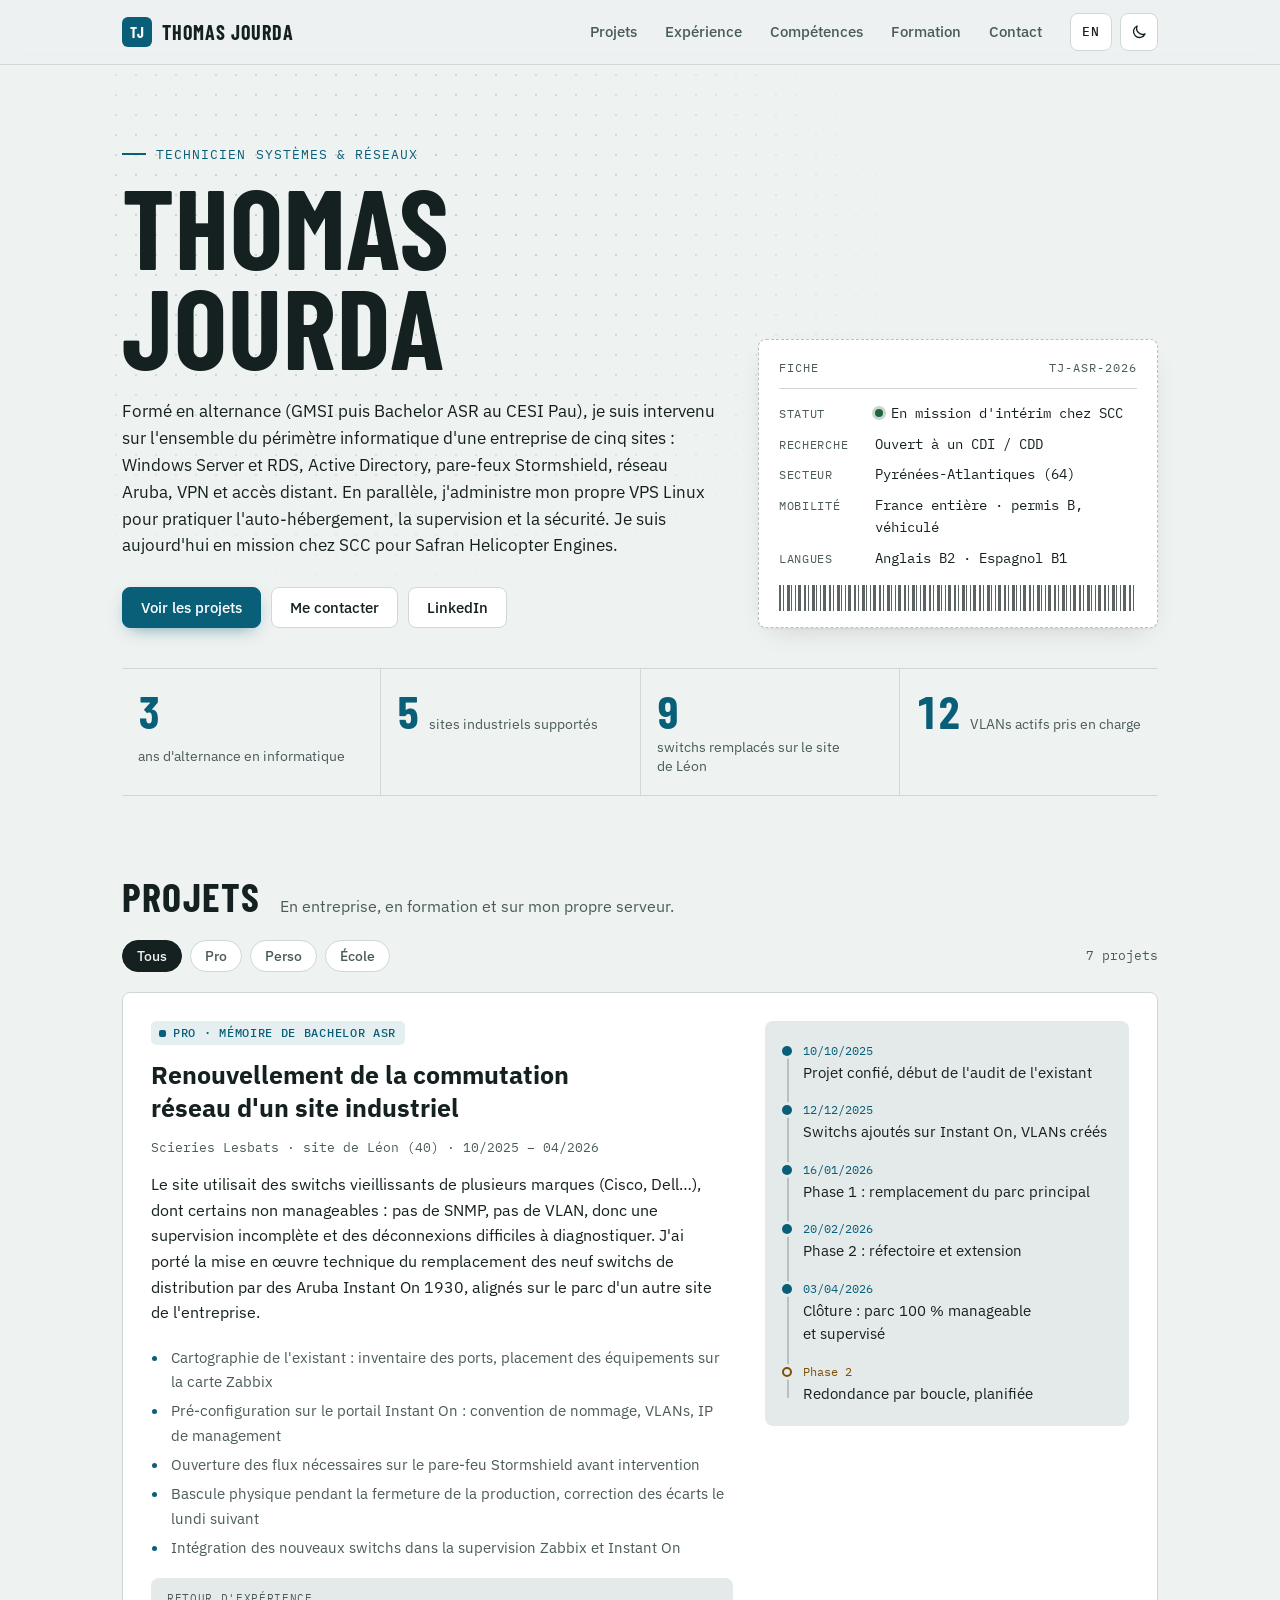
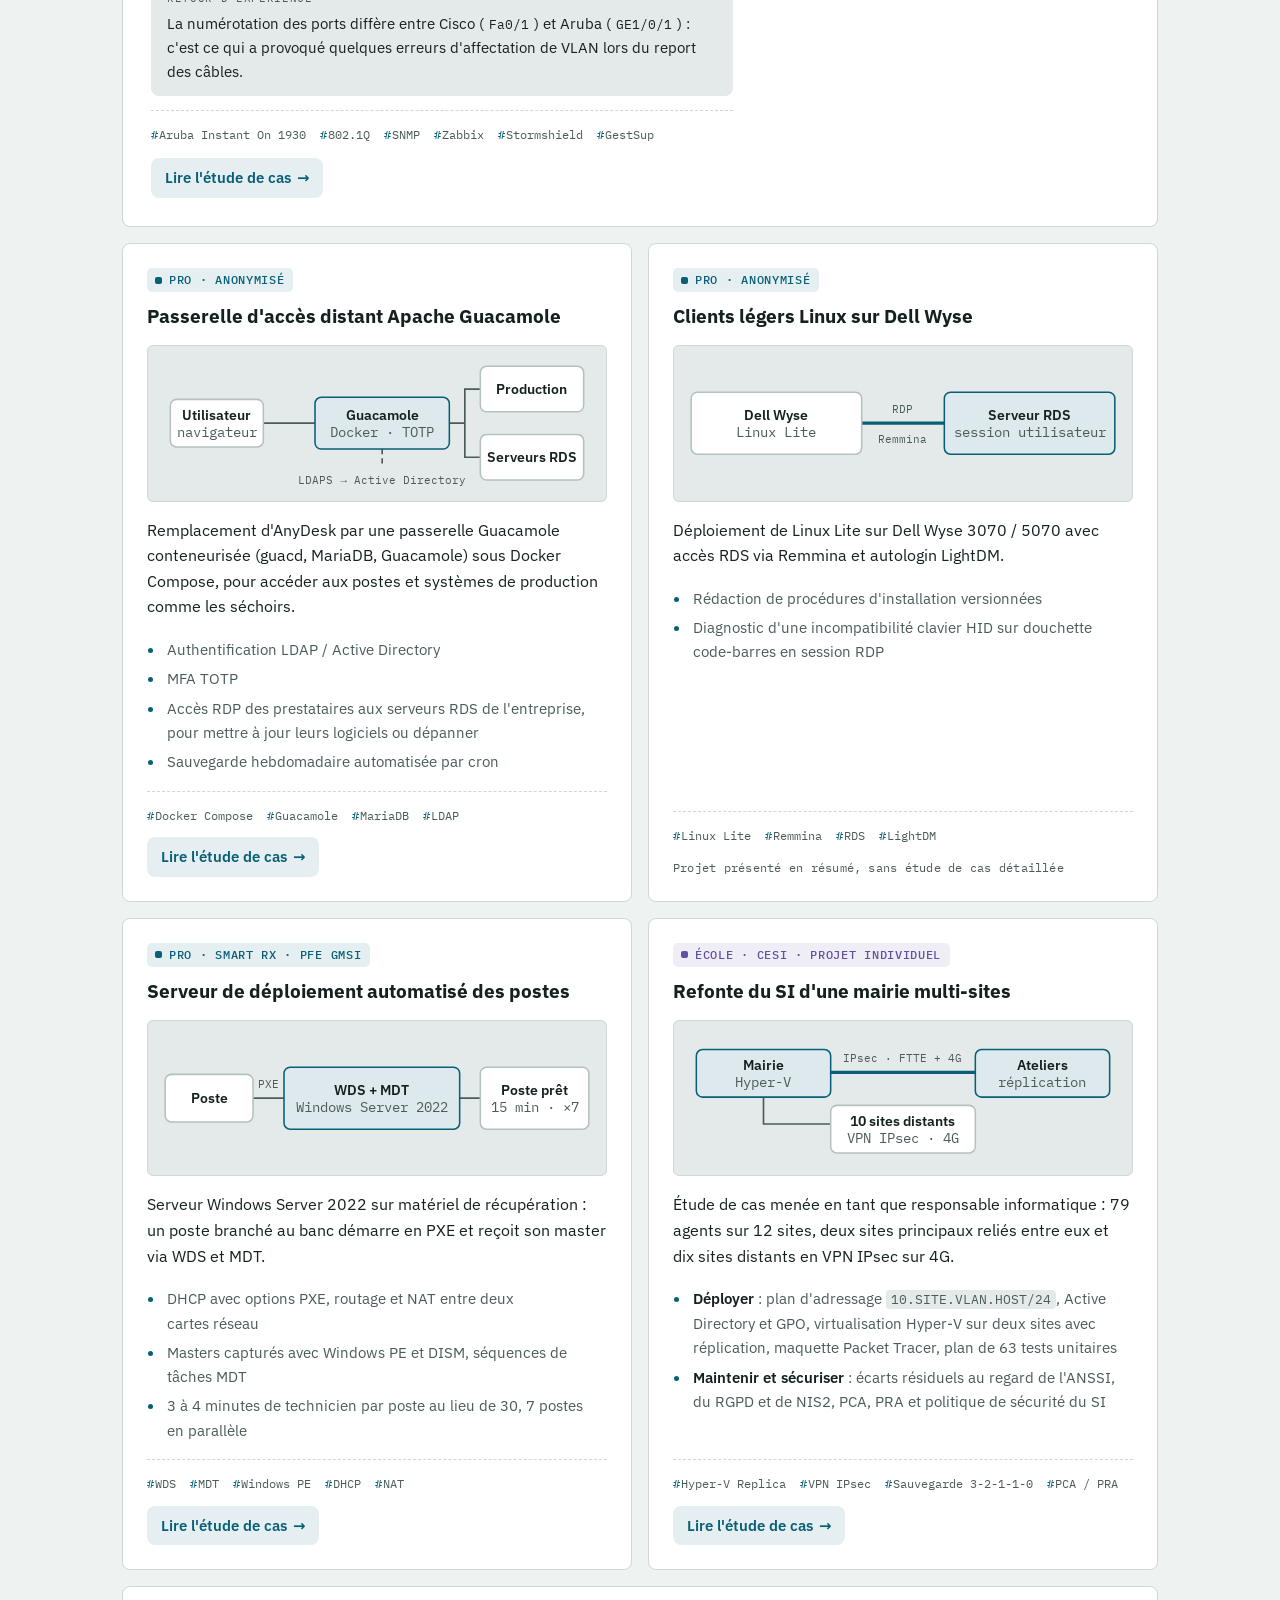
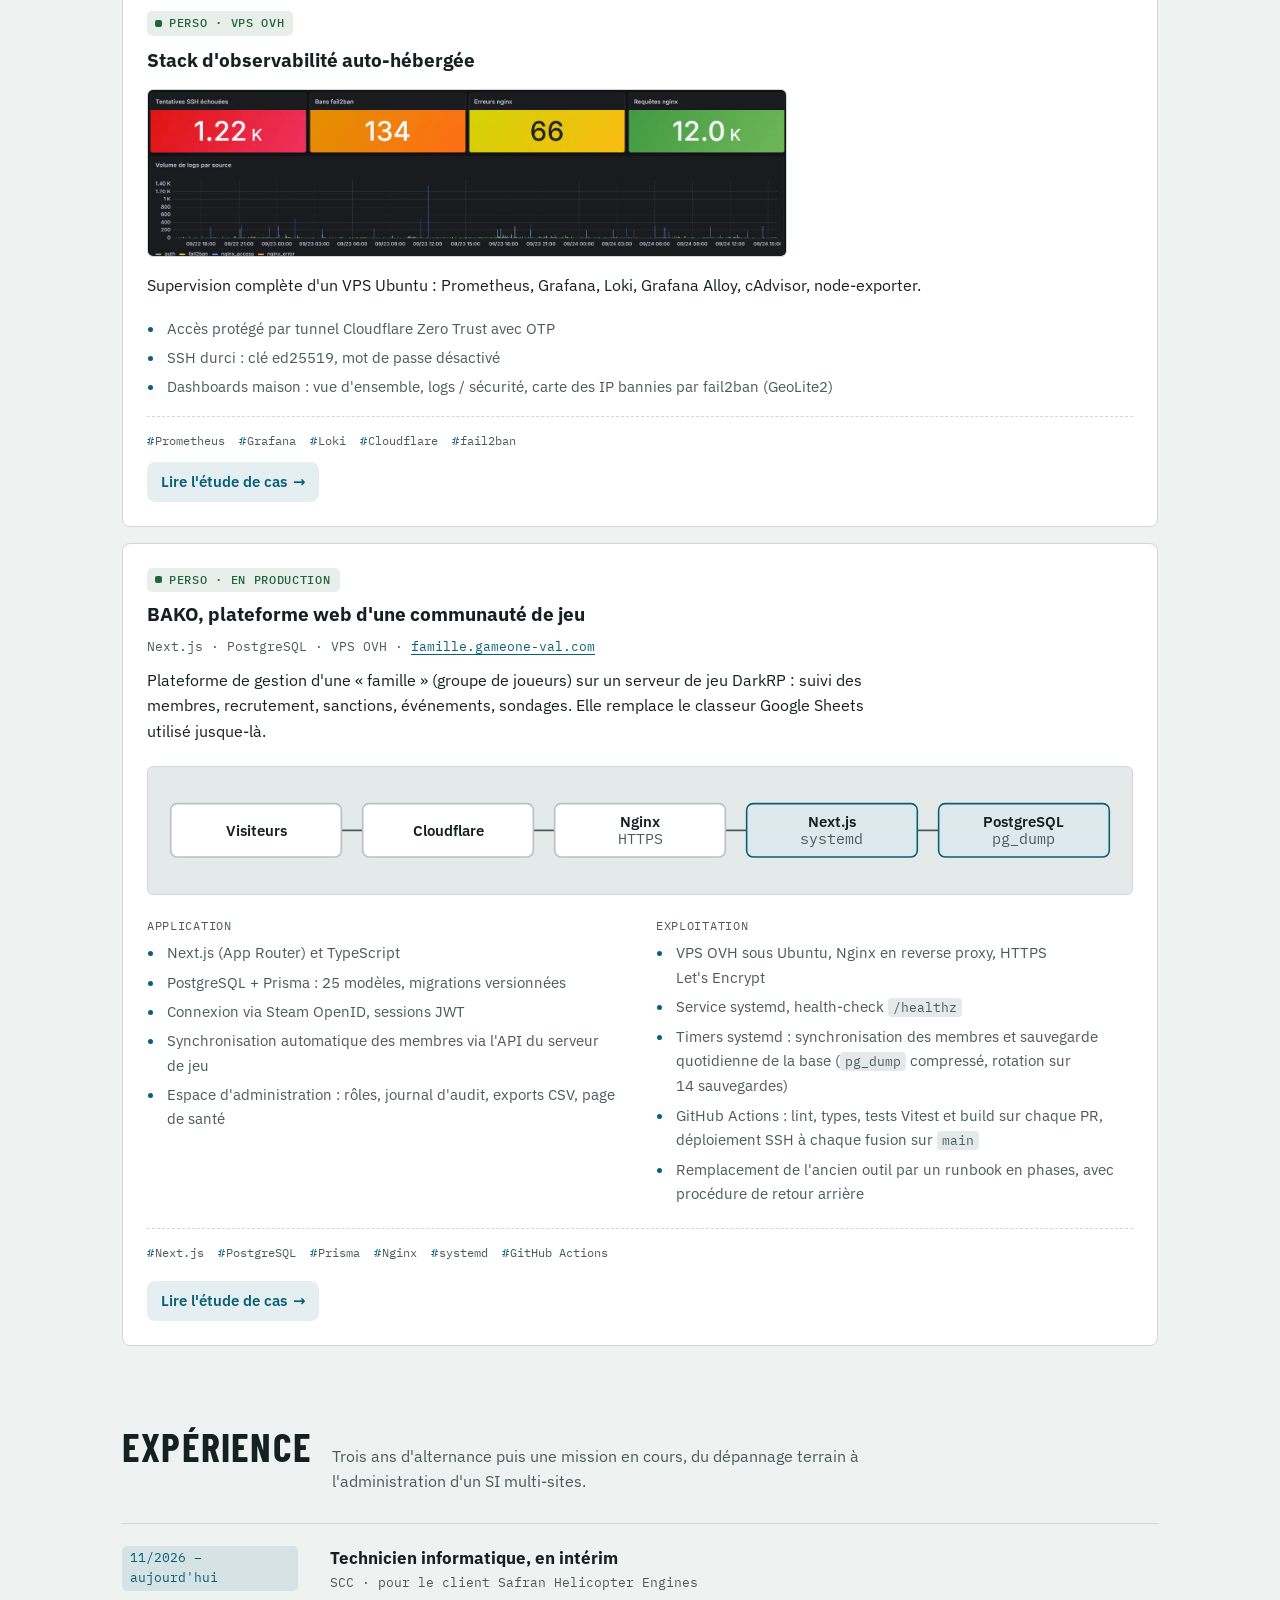
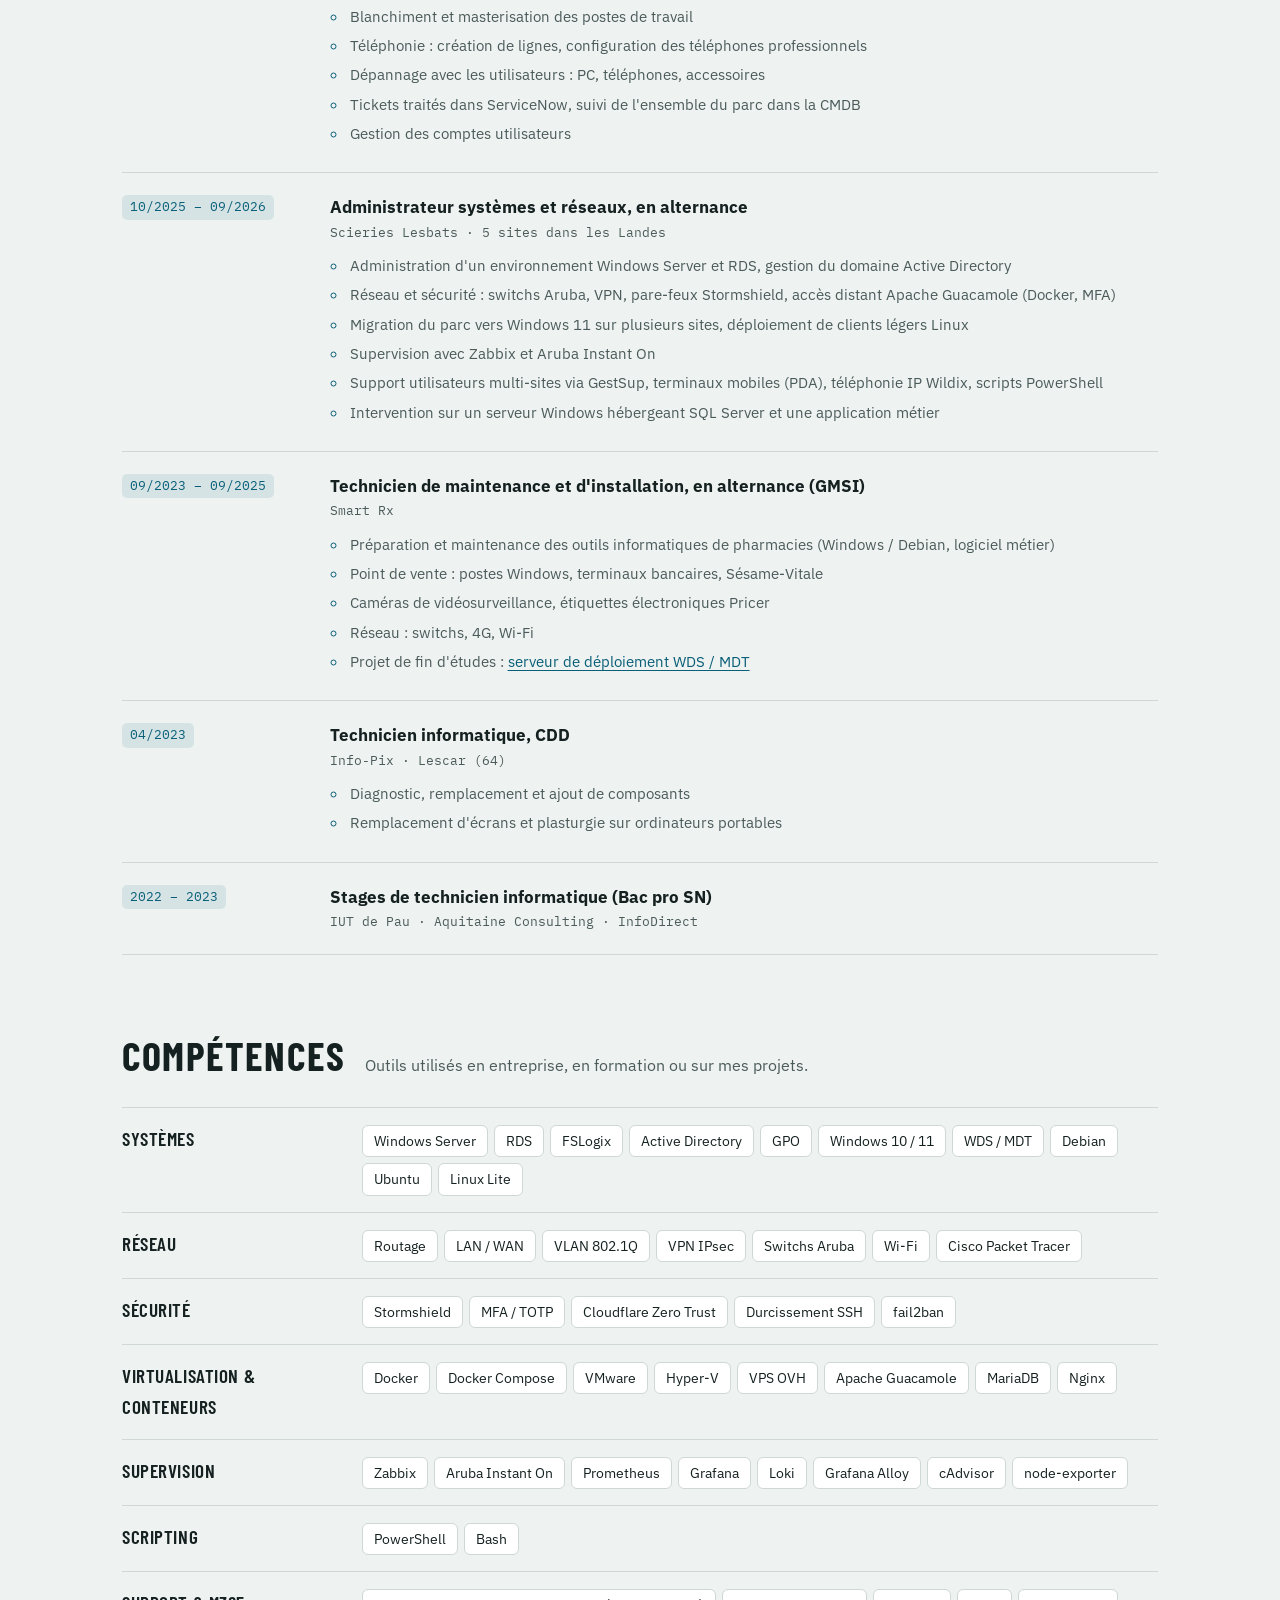
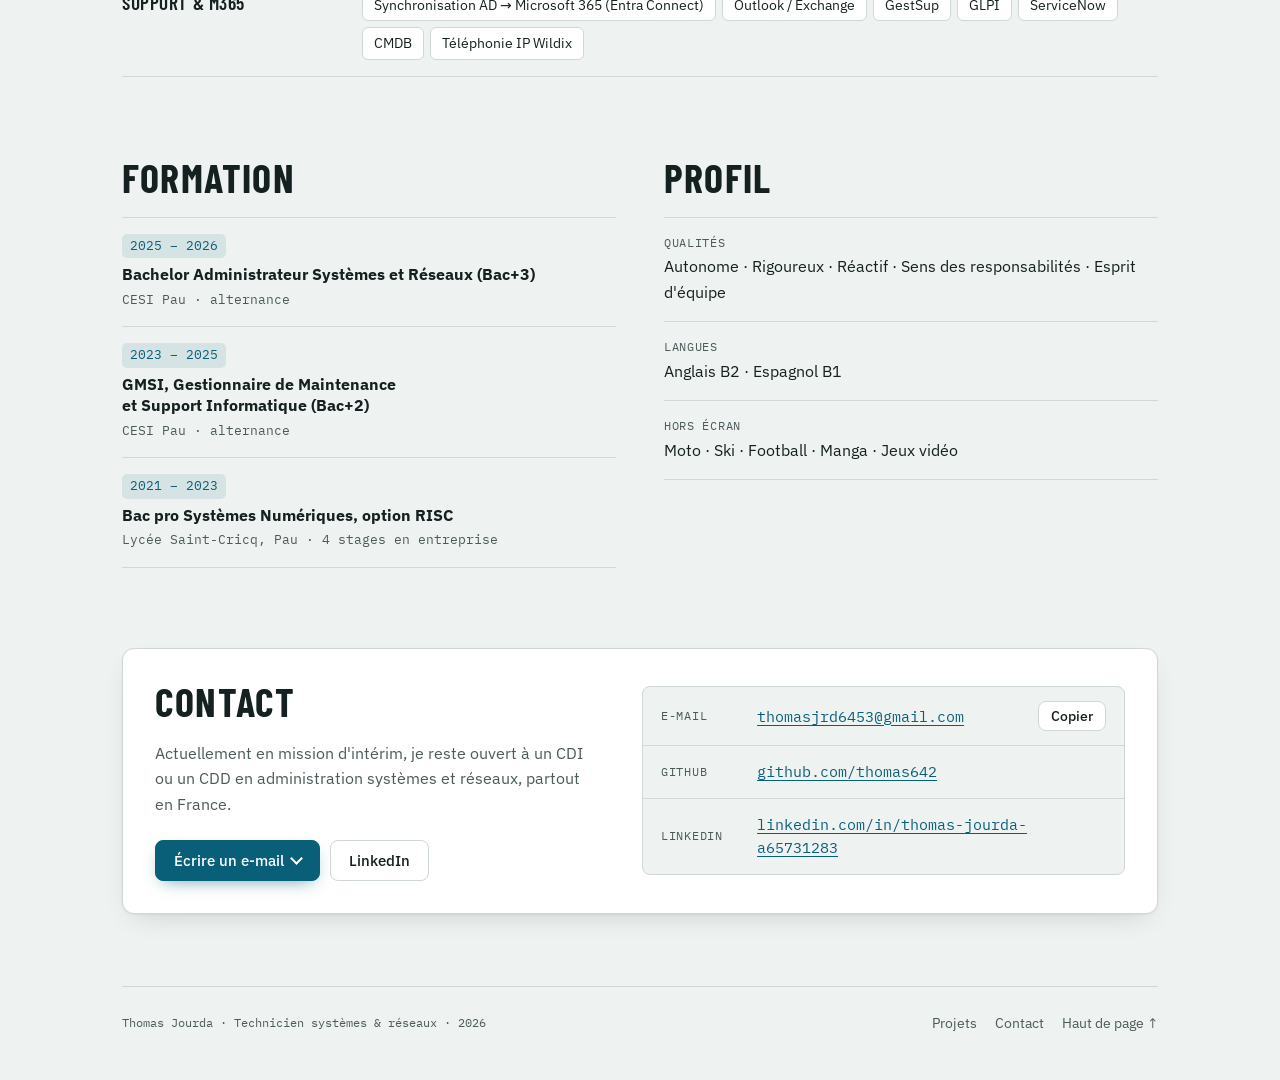
<file: index.html>
<!DOCTYPE html>
<html lang="fr">
<head>
<meta charset="UTF-8">
<meta name="viewport" content="width=device-width, initial-scale=1.0, viewport-fit=cover">
<title>Thomas Jourda · Technicien systèmes &amp; réseaux</title>
<meta name="description" content="Portfolio de Thomas Jourda, technicien systèmes et réseaux (Bachelor ASR, CESI Pau) : Windows Server, Active Directory, réseau Aruba, Stormshield, supervision.">
<link rel="canonical" href="https://thomas642.github.io/Portfolio/">
<link rel="alternate" hreflang="fr" href="https://thomas642.github.io/Portfolio/">
<link rel="alternate" hreflang="en" href="https://thomas642.github.io/Portfolio/en/">
<link rel="alternate" hreflang="x-default" href="https://thomas642.github.io/Portfolio/">
<meta property="og:type" content="website">
<meta property="og:locale" content="fr_FR">
<meta property="og:site_name" content="Thomas Jourda">
<meta property="og:title" content="Thomas Jourda · Technicien systèmes &amp; réseaux">
<meta property="og:description" content="Windows Server, Active Directory, réseau Aruba, Stormshield, supervision. Projets, expérience et contact.">
<meta property="og:url" content="https://thomas642.github.io/Portfolio/">
<meta property="og:image" content="https://thomas642.github.io/Portfolio/assets/og-image.png">
<meta property="og:image:width" content="1200">
<meta property="og:image:height" content="630">
<meta property="og:image:alt" content="Thomas Jourda, technicien systèmes et réseaux">
<meta name="twitter:card" content="summary_large_image">
<link rel="preload" href="assets/fonts/barlow-condensed-700-latin.woff2" as="font" type="font/woff2" crossorigin>
<link rel="preload" href="assets/fonts/ibm-plex-sans-latin.woff2" as="font" type="font/woff2" crossorigin>
<meta name="theme-color" content="#eef2f1" media="(prefers-color-scheme: light)">
<meta name="theme-color" content="#0f1618" media="(prefers-color-scheme: dark)">
<!-- Thème choisi appliqué avant le premier affichage (évite un flash de l'autre thème) -->
<script>try{var t=localStorage.getItem("theme");if(t==="light"||t==="dark")document.documentElement.dataset.theme=t}catch(e){}</script>
<link rel="stylesheet" href="assets/style.css?v=20261125d">
<link rel="icon" href="assets/favicon.svg" type="image/svg+xml">
<link rel="apple-touch-icon" href="assets/apple-touch-icon.png">
</head>
<body>
<!-- BODY:START -->
<a class="skip" href="#projets">Aller au contenu</a>
<header class="topbar">
  <div class="wrap topbar-inner">
    <a class="brand" href="#top" aria-label="Thomas Jourda, accueil du portfolio"><span class="mono-tag" aria-hidden="true">TJ</span>Thomas Jourda</a>
    <nav class="mainnav" aria-label="Sections">
      <a href="#projets">Projets</a>
      <a href="#experience">Expérience</a>
      <a href="#competences">Compétences</a>
      <a href="#formation">Formation</a>
      <a href="#contact">Contact</a>
    </nav>
    <div class="top-actions">
      <a class="lang-switch" href="en/index.html" hreflang="en" lang="en" aria-label="English version">EN</a>
      <button id="theme-toggle" class="icon-btn" type="button" aria-label="Passer en thème sombre">
      <svg class="i-moon" viewBox="0 0 24 24" aria-hidden="true"><path d="M20 14.5A8 8 0 0 1 9.5 4a8 8 0 1 0 10.5 10.5Z" fill="none" stroke="currentColor" stroke-width="1.8" stroke-linejoin="round"/></svg>
      <svg class="i-sun" viewBox="0 0 24 24" aria-hidden="true"><circle cx="12" cy="12" r="4" fill="none" stroke="currentColor" stroke-width="1.8"/><path d="M12 2.5v2.5M12 19v2.5M2.5 12H5M19 12h2.5M5.3 5.3l1.8 1.8M16.9 16.9l1.8 1.8M5.3 18.7l1.8-1.8M16.9 7.1l1.8-1.8" stroke="currentColor" stroke-width="1.8" stroke-linecap="round"/></svg>
      </button>
    </div>
  </div>
  <div class="progress" aria-hidden="true"><span id="progress-bar"></span></div>
</header>

<main id="top" class="wrap">


  <section class="hero">
    <div class="hero-text">
      <p class="eyebrow">Technicien systèmes &amp; réseaux</p>
      <h1>Thomas Jourda</h1>
      <p class="lead">
        Formé en alternance (GMSI puis Bachelor ASR au CESI Pau), je suis intervenu sur l'ensemble
        du périmètre informatique d'une entreprise de cinq sites : Windows Server et RDS, Active Directory,
        pare-feux Stormshield, réseau Aruba, VPN et accès distant. En parallèle, j'administre
        mon propre VPS Linux pour pratiquer l'auto-hébergement, la supervision et la sécurité.
        Je suis aujourd'hui en mission chez SCC pour Safran Helicopter Engines.
      </p>
      <div class="cta">
        <a class="btn primary" href="#projets">Voir les projets</a>
        <a class="btn" href="#contact">Me contacter</a>
        <a class="btn" href="https://www.linkedin.com/in/thomas-jourda-a65731283/" target="_blank" rel="noopener">LinkedIn<span class="sr-only"> (s'ouvre dans un nouvel onglet)</span></a>
      </div>
    </div>

    <aside class="asset-tag" aria-label="Fiche récapitulative">
      <p class="tag-head"><span>FICHE</span><span>TJ-ASR-2026</span></p>
      <dl>
        <div><dt>Statut</dt><dd><span class="state ok"></span>En mission d'intérim chez SCC</dd></div>
        <div><dt>Recherche</dt><dd>Ouvert à un CDI / CDD</dd></div>
        <div><dt>Secteur</dt><dd>Pyrénées-Atlantiques (64)</dd></div>
        <div><dt>Mobilité</dt><dd>France entière · permis B, véhiculé</dd></div>
        <div><dt>Langues</dt><dd>Anglais B2 · Espagnol B1</dd></div>
      </dl>
      <div class="barcode" aria-hidden="true"></div>
    </aside>
  </section>

  <ul class="stats" aria-label="Chiffres clés">
    <li><strong>3</strong><span>ans d'alternance en informatique</span></li>
    <li><strong>5</strong><span>sites industriels supportés</span></li>
    <li><strong>9</strong><span>switchs remplacés sur le site de Léon</span></li>
    <li><strong>12</strong><span>VLANs actifs pris en charge</span></li>
  </ul>

  <!-- PROJETS -->
  <section id="projets">
    <div class="section-head">
      <h2>Projets</h2>
      <p class="section-intro">En entreprise, en formation et sur mon propre serveur.</p>
    </div>
    <div class="filters" role="group" aria-label="Filtrer les projets">
      <button type="button" class="filter" data-filter="all" aria-pressed="true">Tous</button>
      <button type="button" class="filter" data-filter="pro" aria-pressed="false">Pro</button>
      <button type="button" class="filter" data-filter="perso" aria-pressed="false">Perso</button>
      <button type="button" class="filter" data-filter="ecole" aria-pressed="false">École</button>
      <p id="filter-count" class="filter-count" aria-live="polite">7 projets</p>
    </div>

    <article class="project featured" data-kind="pro">
      <div class="project-main">
        <p class="kind pro">Pro · mémoire de Bachelor ASR</p>
        <h3>Renouvellement de la commutation réseau d'un site industriel</h3>
        <p class="meta">Scieries Lesbats · site de Léon (40) · 10/2025 – 04/2026</p>
        <p>
          Le site utilisait des switchs vieillissants de plusieurs marques (Cisco, Dell…), dont certains
          non manageables : pas de SNMP, pas de VLAN, donc une supervision incomplète et des déconnexions
          difficiles à diagnostiquer. J'ai porté la mise en œuvre technique du remplacement des
          neuf switchs de distribution par des Aruba Instant On 1930, alignés sur le parc d'un autre site de l'entreprise.
        </p>
        <ul class="points">
          <li>Cartographie de l'existant : inventaire des ports, placement des équipements sur la carte Zabbix</li>
          <li>Pré-configuration sur le portail Instant On : convention de nommage, VLANs, IP de management</li>
          <li>Ouverture des flux nécessaires sur le pare-feu Stormshield avant intervention</li>
          <li>Bascule physique pendant la fermeture de la production, correction des écarts le lundi suivant</li>
          <li>Intégration des nouveaux switchs dans la supervision Zabbix et Instant On</li>
        </ul>
        <p class="lesson">
          <span>Retour d'expérience</span>
          La numérotation des ports diffère entre Cisco (<code>Fa0/1</code>) et Aruba (<code>GE1/0/1</code>) :
          c'est ce qui a provoqué quelques erreurs d'affectation de VLAN lors du report des câbles.
        </p>
        <ul class="stack"><li>Aruba Instant On 1930</li><li>802.1Q</li><li>SNMP</li><li>Zabbix</li><li>Stormshield</li><li>GestSup</li></ul>
        <a class="case-link" href="projets/leon.html">Lire l'étude de cas <span aria-hidden="true">→</span></a>
      </div>

      <ol class="runlog" aria-label="Déroulé du projet">
        <li><time>10/10/2025</time><span>Projet confié, début de l'audit de l'existant</span></li>
        <li><time>12/12/2025</time><span>Switchs ajoutés sur Instant On, VLANs créés</span></li>
        <li><time>16/01/2026</time><span>Phase 1 : remplacement du parc principal</span></li>
        <li><time>20/02/2026</time><span>Phase 2 : réfectoire et extension</span></li>
        <li><time>03/04/2026</time><span>Clôture : parc 100 % manageable et supervisé</span></li>
        <li class="next"><time>Phase 2</time><span>Redondance par boucle, planifiée</span></li>
      </ol>
    </article>

    <div class="project-grid">
      <article class="project" data-kind="pro">
        <p class="kind pro">Pro · anonymisé</p>
        <h3>Passerelle d'accès distant Apache Guacamole</h3>
        <a class="thumb schema" href="projets/guacamole.html" tabindex="-1" aria-hidden="true"><svg viewBox="0 0 420 130" aria-hidden="true" focusable="false"><path class="dg-link" fill="none" stroke="#4b5b5a" stroke-width="1.5" d="M100 65 H150"/><path class="dg-link" fill="none" stroke="#4b5b5a" stroke-width="1.5" d="M280 65 H295 V32 H310 M295 65 V98 H310"/><path class="dg-link" fill="none" stroke="#4b5b5a" stroke-width="1.5" stroke-dasharray="5 4" d="M215 90 V108"/><g class="dg-box"><rect fill="#ffffff" stroke="#b4c1c0" stroke-width="1.5" x="10" y="42" width="90" height="46" rx="6"/><text fill="#152120" font-size="14" font-weight="600" x="55.0" y="62.0" text-anchor="middle">Utilisateur</text><text class="dg-sub" fill="#4b5b5a" font-size="11" x="55.0" y="78.0" text-anchor="middle">navigateur</text></g><g class="dg-core"><rect fill="#dcebef" stroke="#0b6e8a" stroke-width="1.5" x="150" y="40" width="130" height="50" rx="6"/><text fill="#152120" font-size="14" font-weight="600" x="215.0" y="62.0" text-anchor="middle">Guacamole</text><text class="dg-sub" fill="#4b5b5a" font-size="11" x="215.0" y="78.0" text-anchor="middle">Docker · TOTP</text></g><g class="dg-box"><rect fill="#ffffff" stroke="#b4c1c0" stroke-width="1.5" x="310" y="10" width="100" height="44" rx="6"/><text fill="#152120" font-size="14" font-weight="600" x="360.0" y="37.0" text-anchor="middle">Production</text></g><g class="dg-box"><rect fill="#ffffff" stroke="#b4c1c0" stroke-width="1.5" x="310" y="76" width="100" height="44" rx="6"/><text fill="#152120" font-size="14" font-weight="600" x="360.0" y="103.0" text-anchor="middle">Serveurs RDS</text></g><text class="dg-small" fill="#4b5b5a" font-size="11" x="215" y="124" text-anchor="middle">LDAPS → Active Directory</text></svg></a>
        <p>Remplacement d'AnyDesk par une passerelle Guacamole conteneurisée (guacd, MariaDB, Guacamole) sous Docker Compose, pour accéder aux postes et systèmes de production comme les séchoirs.</p>
        <ul class="points">
          <li>Authentification LDAP / Active Directory</li>
          <li>MFA TOTP</li>
          <li>Accès RDP des prestataires aux serveurs RDS de l'entreprise, pour mettre à jour leurs logiciels ou dépanner</li>
          <li>Sauvegarde hebdomadaire automatisée par cron</li>
        </ul>
        <ul class="stack"><li>Docker Compose</li><li>Guacamole</li><li>MariaDB</li><li>LDAP</li></ul>
        <a class="case-link" href="projets/guacamole.html">Lire l'étude de cas <span aria-hidden="true">→</span></a>
      </article>

      <article class="project" data-kind="pro">
        <p class="kind pro">Pro · anonymisé</p>
        <h3>Clients légers Linux sur Dell Wyse</h3>
        <div class="thumb schema" aria-hidden="true"><svg viewBox="0 0 420 130" aria-hidden="true" focusable="false"><path class="dg-trunk" fill="none" stroke="#0b6e8a" stroke-width="3" stroke-linecap="round" d="M170 65 H250"/><text class="dg-small" fill="#4b5b5a" font-size="11" x="210" y="55" text-anchor="middle">RDP</text><text class="dg-small" fill="#4b5b5a" font-size="11" x="210" y="84" text-anchor="middle">Remmina</text><g class="dg-box"><rect fill="#ffffff" stroke="#b4c1c0" stroke-width="1.5" x="5" y="35" width="165" height="60" rx="6"/><text fill="#152120" font-size="14" font-weight="600" x="87.5" y="62.0" text-anchor="middle">Dell Wyse</text><text class="dg-sub" fill="#4b5b5a" font-size="11" x="87.5" y="78.0" text-anchor="middle">Linux Lite</text></g><g class="dg-core"><rect fill="#dcebef" stroke="#0b6e8a" stroke-width="1.5" x="250" y="35" width="165" height="60" rx="6"/><text fill="#152120" font-size="14" font-weight="600" x="332.5" y="62.0" text-anchor="middle">Serveur RDS</text><text class="dg-sub" fill="#4b5b5a" font-size="11" x="332.5" y="78.0" text-anchor="middle">session utilisateur</text></g></svg></div>
        <p>Déploiement de Linux Lite sur Dell Wyse 3070 / 5070 avec accès RDS via Remmina et autologin LightDM.</p>
        <ul class="points">
          <li>Rédaction de procédures d'installation versionnées</li>
          <li>Diagnostic d'une incompatibilité clavier HID sur douchette code-barres en session RDP</li>
        </ul>
        <ul class="stack"><li>Linux Lite</li><li>Remmina</li><li>RDS</li><li>LightDM</li></ul>
        <p class="case-note">Projet présenté en résumé, sans étude de cas détaillée</p>
      </article>

      <article class="project" data-kind="pro">
        <p class="kind pro">Pro · Smart Rx · PFE GMSI</p>
        <h3>Serveur de déploiement automatisé des postes</h3>
        <a class="thumb schema" href="projets/deploiement.html" tabindex="-1" aria-hidden="true"><svg viewBox="0 0 420 130" aria-hidden="true" focusable="false"><path class="dg-link" fill="none" stroke="#4b5b5a" stroke-width="1.5" d="M90 65 H120"/><path class="dg-link" fill="none" stroke="#4b5b5a" stroke-width="1.5" d="M290 65 H310"/><text class="dg-small" fill="#4b5b5a" font-size="11" x="105" y="55" text-anchor="middle">PXE</text><g class="dg-box"><rect fill="#ffffff" stroke="#b4c1c0" stroke-width="1.5" x="5" y="42" width="85" height="46" rx="6"/><text fill="#152120" font-size="14" font-weight="600" x="47.5" y="70.0" text-anchor="middle">Poste</text></g><g class="dg-core"><rect fill="#dcebef" stroke="#0b6e8a" stroke-width="1.5" x="120" y="35" width="170" height="60" rx="6"/><text fill="#152120" font-size="14" font-weight="600" x="205.0" y="62.0" text-anchor="middle">WDS + MDT</text><text class="dg-sub" fill="#4b5b5a" font-size="11" x="205.0" y="78.0" text-anchor="middle">Windows Server 2022</text></g><g class="dg-box"><rect fill="#ffffff" stroke="#b4c1c0" stroke-width="1.5" x="310" y="35" width="105" height="60" rx="6"/><text fill="#152120" font-size="14" font-weight="600" x="362.5" y="62.0" text-anchor="middle">Poste prêt</text><text class="dg-sub" fill="#4b5b5a" font-size="11" x="362.5" y="78.0" text-anchor="middle">15 min · ×7</text></g></svg></a>
        <p>Serveur Windows Server 2022 sur matériel de récupération : un poste branché au banc démarre en PXE et reçoit son master via WDS et MDT.</p>
        <ul class="points">
          <li>DHCP avec options PXE, routage et NAT entre deux cartes réseau</li>
          <li>Masters capturés avec Windows PE et DISM, séquences de tâches MDT</li>
          <li>3 à 4 minutes de technicien par poste au lieu de 30, 7 postes en parallèle</li>
        </ul>
        <ul class="stack"><li>WDS</li><li>MDT</li><li>Windows PE</li><li>DHCP</li><li>NAT</li></ul>
        <a class="case-link" href="projets/deploiement.html">Lire l'étude de cas <span aria-hidden="true">→</span></a>
      </article>

      <article class="project" data-kind="ecole">
        <p class="kind school">École · CESI · projet individuel</p>
        <h3>Refonte du SI d'une mairie multi-sites</h3>
        <a class="thumb schema" href="projets/kernelac.html" tabindex="-1" aria-hidden="true"><svg viewBox="0 0 420 130" aria-hidden="true" focusable="false"><path class="dg-trunk" fill="none" stroke="#0b6e8a" stroke-width="3" stroke-linecap="round" d="M140 40 H280"/><text class="dg-small" fill="#4b5b5a" font-size="11" x="210" y="30" text-anchor="middle">IPsec · FTTE + 4G</text><path class="dg-link" fill="none" stroke="#4b5b5a" stroke-width="1.5" d="M75 63 V90 H140"/><g class="dg-core"><rect fill="#dcebef" stroke="#0b6e8a" stroke-width="1.5" x="10" y="18" width="130" height="46" rx="6"/><text fill="#152120" font-size="14" font-weight="600" x="75.0" y="38.0" text-anchor="middle">Mairie</text><text class="dg-sub" fill="#4b5b5a" font-size="11" x="75.0" y="54.0" text-anchor="middle">Hyper-V</text></g><g class="dg-core"><rect fill="#dcebef" stroke="#0b6e8a" stroke-width="1.5" x="280" y="18" width="130" height="46" rx="6"/><text fill="#152120" font-size="14" font-weight="600" x="345.0" y="38.0" text-anchor="middle">Ateliers</text><text class="dg-sub" fill="#4b5b5a" font-size="11" x="345.0" y="54.0" text-anchor="middle">réplication</text></g><g class="dg-box"><rect fill="#ffffff" stroke="#b4c1c0" stroke-width="1.5" x="140" y="72" width="140" height="46" rx="6"/><text fill="#152120" font-size="14" font-weight="600" x="210.0" y="92.0" text-anchor="middle">10 sites distants</text><text class="dg-sub" fill="#4b5b5a" font-size="11" x="210.0" y="108.0" text-anchor="middle">VPN IPsec · 4G</text></g></svg></a>
        <p>
          Étude de cas menée en tant que responsable informatique : 79 agents sur 12 sites,
          deux sites principaux reliés entre eux et dix sites distants en VPN IPsec sur 4G.
        </p>
        <ul class="points">
          <li><em>Déployer</em> : plan d'adressage <code>10.SITE.VLAN.HOST/24</code>, Active Directory et GPO, virtualisation Hyper-V sur deux sites avec réplication, maquette Packet Tracer, plan de 63 tests unitaires</li>
          <li><em>Maintenir et sécuriser</em> : écarts résiduels au regard de l'ANSSI, du RGPD et de NIS2, PCA, PRA et politique de sécurité du SI</li>
        </ul>
        <ul class="stack"><li>Hyper-V Replica</li><li>VPN IPsec</li><li>Sauvegarde 3-2-1-1-0</li><li>PCA / PRA</li></ul>
        <a class="case-link" href="projets/kernelac.html">Lire l'étude de cas <span aria-hidden="true">→</span></a>
      </article>

      <article class="project" data-kind="perso">
        <p class="kind perso">Perso · VPS OVH</p>
        <h3>Stack d'observabilité auto-hébergée</h3>
        <a class="thumb" href="projets/observabilite.html" tabindex="-1" aria-hidden="true"><img src="assets/img/grafana-securite.webp" width="1531" height="399" loading="lazy" decoding="async" alt=""></a>
        <p>Supervision complète d'un VPS Ubuntu : Prometheus, Grafana, Loki, Grafana Alloy, cAdvisor, node-exporter.</p>
        <ul class="points">
          <li>Accès protégé par tunnel Cloudflare Zero Trust avec OTP</li>
          <li>SSH durci : clé ed25519, mot de passe désactivé</li>
          <li>Dashboards maison : vue d'ensemble, logs / sécurité, carte des IP bannies par fail2ban (GeoLite2)</li>
        </ul>
        <ul class="stack"><li>Prometheus</li><li>Grafana</li><li>Loki</li><li>Cloudflare</li><li>fail2ban</li></ul>
        <a class="case-link" href="projets/observabilite.html">Lire l'étude de cas <span aria-hidden="true">→</span></a>
      </article>

    </div>

    <article class="project wide" data-kind="perso">
      <div class="wide-head">
        <p class="kind perso">Perso · en production</p>
        <h3>BAKO, plateforme web d'une communauté de jeu</h3>
        <p class="meta">Next.js · PostgreSQL · VPS OVH · <a href="https://famille.gameone-val.com" target="_blank" rel="noopener">famille.gameone-val.com<span class="sr-only"> (s'ouvre dans un nouvel onglet)</span></a></p>
        <p>
          Plateforme de gestion d'une « famille » (groupe de joueurs) sur un serveur de jeu DarkRP :
          suivi des membres, recrutement, sanctions, événements, sondages. Elle remplace le classeur
          Google Sheets utilisé jusque-là.
        </p>
      </div>
      <a class="thumb schema wide-thumb" href="projets/bako.html" tabindex="-1" aria-hidden="true"><svg viewBox="0 0 900 100" aria-hidden="true" focusable="false"><path class="dg-link" fill="none" stroke="#4b5b5a" stroke-width="1.5" d="M170 50 H190"/><path class="dg-link" fill="none" stroke="#4b5b5a" stroke-width="1.5" d="M350 50 H370"/><path class="dg-link" fill="none" stroke="#4b5b5a" stroke-width="1.5" d="M530 50 H550"/><path class="dg-link" fill="none" stroke="#4b5b5a" stroke-width="1.5" d="M710 50 H730"/><g class="dg-box"><rect fill="#ffffff" stroke="#b4c1c0" stroke-width="1.5" x="10" y="25" width="160" height="50" rx="6"/><text fill="#152120" font-size="14" font-weight="600" x="90.0" y="55.0" text-anchor="middle">Visiteurs</text></g><g class="dg-box"><rect fill="#ffffff" stroke="#b4c1c0" stroke-width="1.5" x="190" y="25" width="160" height="50" rx="6"/><text fill="#152120" font-size="14" font-weight="600" x="270.0" y="55.0" text-anchor="middle">Cloudflare</text></g><g class="dg-box"><rect fill="#ffffff" stroke="#b4c1c0" stroke-width="1.5" x="370" y="25" width="160" height="50" rx="6"/><text fill="#152120" font-size="14" font-weight="600" x="450.0" y="47.0" text-anchor="middle">Nginx</text><text class="dg-sub" fill="#4b5b5a" font-size="11" x="450.0" y="63.0" text-anchor="middle">HTTPS</text></g><g class="dg-core"><rect fill="#dcebef" stroke="#0b6e8a" stroke-width="1.5" x="550" y="25" width="160" height="50" rx="6"/><text fill="#152120" font-size="14" font-weight="600" x="630.0" y="47.0" text-anchor="middle">Next.js</text><text class="dg-sub" fill="#4b5b5a" font-size="11" x="630.0" y="63.0" text-anchor="middle">systemd</text></g><g class="dg-core"><rect fill="#dcebef" stroke="#0b6e8a" stroke-width="1.5" x="730" y="25" width="160" height="50" rx="6"/><text fill="#152120" font-size="14" font-weight="600" x="810.0" y="47.0" text-anchor="middle">PostgreSQL</text><text class="dg-sub" fill="#4b5b5a" font-size="11" x="810.0" y="63.0" text-anchor="middle">pg_dump</text></g></svg></a>
      <div class="wide-cols">
        <div>
          <p class="col-title">Application</p>
          <ul class="points">
            <li>Next.js (App Router) et TypeScript</li>
            <li>PostgreSQL + Prisma : 25 modèles, migrations versionnées</li>
            <li>Connexion via Steam OpenID, sessions JWT</li>
            <li>Synchronisation automatique des membres via l'API du serveur de jeu</li>
            <li>Espace d'administration : rôles, journal d'audit, exports CSV, page de santé</li>
          </ul>
        </div>
        <div>
          <p class="col-title">Exploitation</p>
          <ul class="points">
            <li>VPS OVH sous Ubuntu, Nginx en reverse proxy, HTTPS Let's Encrypt</li>
            <li>Service systemd, health-check <code>/healthz</code></li>
            <li>Timers systemd : synchronisation des membres et sauvegarde quotidienne de la base (<code>pg_dump</code> compressé, rotation sur 14 sauvegardes)</li>
            <li>GitHub Actions : lint, types, tests Vitest et build sur chaque PR, déploiement SSH à chaque fusion sur <code>main</code></li>
            <li>Remplacement de l'ancien outil par un runbook en phases, avec procédure de retour arrière</li>
          </ul>
        </div>
      </div>
      <ul class="stack"><li>Next.js</li><li>PostgreSQL</li><li>Prisma</li><li>Nginx</li><li>systemd</li><li>GitHub Actions</li></ul>
      <a class="case-link" href="projets/bako.html">Lire l'étude de cas <span aria-hidden="true">→</span></a>
    </article>
  </section>

  <!-- EXPERIENCE -->
  <section id="experience">
    <div class="section-head">
      <h2>Expérience</h2>
      <p class="section-intro">Trois ans d'alternance puis une mission en cours, du dépannage terrain à l'administration d'un SI multi-sites.</p>
    </div>
    <ol class="timeline">
      <li>
        <time>11/2026 – aujourd'hui</time>
        <div>
          <h3>Technicien informatique, en intérim</h3>
          <p class="meta">SCC · pour le client Safran Helicopter Engines</p>
          <ul class="points">
            <li>Blanchiment et masterisation des postes de travail</li>
            <li>Téléphonie : création de lignes, configuration des téléphones professionnels</li>
            <li>Dépannage avec les utilisateurs : PC, téléphones, accessoires</li>
            <li>Tickets traités dans ServiceNow, suivi de l'ensemble du parc dans la CMDB</li>
            <li>Gestion des comptes utilisateurs</li>
          </ul>
        </div>
      </li>
      <li>
        <time>10/2025 – 09/2026</time>
        <div>
          <h3>Administrateur systèmes et réseaux, en alternance</h3>
          <p class="meta">Scieries Lesbats · 5 sites dans les Landes</p>
          <ul class="points">
            <li>Administration d'un environnement Windows Server et RDS, gestion du domaine Active Directory</li>
            <li>Réseau et sécurité : switchs Aruba, VPN, pare-feux Stormshield, accès distant Apache Guacamole (Docker, MFA)</li>
            <li>Migration du parc vers Windows 11 sur plusieurs sites, déploiement de clients légers Linux</li>
            <li>Supervision avec Zabbix et Aruba Instant On</li>
            <li>Support utilisateurs multi-sites via GestSup, terminaux mobiles (PDA), téléphonie IP Wildix, scripts PowerShell</li>
            <li>Intervention sur un serveur Windows hébergeant SQL Server et une application métier</li>
          </ul>
        </div>
      </li>
      <li>
        <time>09/2023 – 09/2025</time>
        <div>
          <h3>Technicien de maintenance et d'installation, en alternance (GMSI)</h3>
          <p class="meta">Smart Rx</p>
          <ul class="points">
            <li>Préparation et maintenance des outils informatiques de pharmacies (Windows / Debian, logiciel métier)</li>
            <li>Point de vente : postes Windows, terminaux bancaires, Sésame-Vitale</li>
            <li>Caméras de vidéosurveillance, étiquettes électroniques Pricer</li>
            <li>Réseau : switchs, 4G, Wi-Fi</li>
            <li>Projet de fin d'études : <a href="projets/deploiement.html">serveur de déploiement WDS / MDT</a></li>
          </ul>
        </div>
      </li>
      <li>
        <time>04/2023</time>
        <div>
          <h3>Technicien informatique, CDD</h3>
          <p class="meta">Info-Pix · Lescar (64)</p>
          <ul class="points">
            <li>Diagnostic, remplacement et ajout de composants</li>
            <li>Remplacement d'écrans et plasturgie sur ordinateurs portables</li>
          </ul>
        </div>
      </li>
      <li>
        <time>2022 – 2023</time>
        <div>
          <h3>Stages de technicien informatique (Bac pro SN)</h3>
          <p class="meta">IUT de Pau · Aquitaine Consulting · InfoDirect</p>
        </div>
      </li>
    </ol>
  </section>

  <!-- COMPETENCES -->
  <section id="competences">
    <div class="section-head">
      <h2>Compétences</h2>
      <p class="section-intro">Outils utilisés en entreprise, en formation ou sur mes projets.</p>
    </div>
    <dl class="skills">
      <div><dt>Systèmes</dt><dd><ul class="chips"><li>Windows Server</li><li>RDS</li><li>FSLogix</li><li>Active Directory</li><li>GPO</li><li>Windows 10 / 11</li><li>WDS / MDT</li><li>Debian</li><li>Ubuntu</li><li>Linux Lite</li></ul></dd></div>
      <div><dt>Réseau</dt><dd><ul class="chips"><li>Routage</li><li>LAN / WAN</li><li>VLAN 802.1Q</li><li>VPN IPsec</li><li>Switchs Aruba</li><li>Wi-Fi</li><li>Cisco Packet Tracer</li></ul></dd></div>
      <div><dt>Sécurité</dt><dd><ul class="chips"><li>Stormshield</li><li>MFA / TOTP</li><li>Cloudflare Zero Trust</li><li>Durcissement SSH</li><li>fail2ban</li></ul></dd></div>
      <div><dt>Virtualisation &amp; conteneurs</dt><dd><ul class="chips"><li>Docker</li><li>Docker Compose</li><li>VMware</li><li>Hyper-V</li><li>VPS OVH</li><li>Apache Guacamole</li><li>MariaDB</li><li>Nginx</li></ul></dd></div>
      <div><dt>Supervision</dt><dd><ul class="chips"><li>Zabbix</li><li>Aruba Instant On</li><li>Prometheus</li><li>Grafana</li><li>Loki</li><li>Grafana Alloy</li><li>cAdvisor</li><li>node-exporter</li></ul></dd></div>
      <div><dt>Scripting</dt><dd><ul class="chips"><li>PowerShell</li><li>Bash</li></ul></dd></div>
      <div><dt>Support &amp; M365</dt><dd><ul class="chips"><li>Synchronisation AD → Microsoft 365 (Entra Connect)</li><li>Outlook / Exchange</li><li>GestSup</li><li>GLPI</li><li>ServiceNow</li><li>CMDB</li><li>Téléphonie IP Wildix</li></ul></dd></div>
    </dl>
  </section>

  <!-- FORMATION + PROFIL -->
  <section id="formation" class="split">
    <div>
      <h2>Formation</h2>
      <ol class="timeline slim">
        <li><time>2025 – 2026</time><div><h3>Bachelor Administrateur Systèmes et Réseaux (Bac+3)</h3><p class="meta">CESI Pau · alternance</p></div></li>
        <li><time>2023 – 2025</time><div><h3>GMSI, Gestionnaire de Maintenance et Support Informatique (Bac+2)</h3><p class="meta">CESI Pau · alternance</p></div></li>
        <li><time>2021 – 2023</time><div><h3>Bac pro Systèmes Numériques, option RISC</h3><p class="meta">Lycée Saint-Cricq, Pau · 4 stages en entreprise</p></div></li>
      </ol>
    </div>
    <div>
      <h2>Profil</h2>
      <dl class="profile">
        <div><dt>Qualités</dt><dd>Autonome · Rigoureux · Réactif · Sens des responsabilités · Esprit d'équipe</dd></div>
        <div><dt>Langues</dt><dd>Anglais B2 · Espagnol B1</dd></div>
        <div><dt>Hors écran</dt><dd>Moto · Ski · Football · Manga · Jeux vidéo</dd></div>
      </dl>
    </div>
  </section>

  <!-- CONTACT -->
  <section id="contact" class="contact">
    <div class="contact-grid">
      <div class="contact-pitch">
        <h2>Contact</h2>
        <p>Actuellement en mission d'intérim, je reste ouvert à un CDI ou un CDD en administration systèmes et réseaux, partout en France.</p>
        <div class="cta">
          <details class="mail-menu">
            <summary class="btn primary">Écrire un e-mail</summary>
            <div class="mail-pop">
              <a href="mailto:thomasjrd6453@gmail.com?subject=Contact%20depuis%20votre%20portfolio">Application de messagerie</a>
              <a href="https://mail.google.com/mail/?view=cm&amp;fs=1&amp;to=thomasjrd6453@gmail.com&amp;su=Contact%20depuis%20votre%20portfolio" target="_blank" rel="noopener">Gmail<span class="sr-only"> (s'ouvre dans un nouvel onglet)</span></a>
              <a href="https://outlook.live.com/mail/0/deeplink/compose?to=thomasjrd6453@gmail.com&amp;subject=Contact%20depuis%20votre%20portfolio" target="_blank" rel="noopener">Outlook<span class="sr-only"> (s'ouvre dans un nouvel onglet)</span></a>
              <button type="button" data-copy-email>Copier l'adresse</button>
            </div>
          </details>
          <a class="btn" href="https://www.linkedin.com/in/thomas-jourda-a65731283/" target="_blank" rel="noopener">LinkedIn<span class="sr-only"> (s'ouvre dans un nouvel onglet)</span></a>
        </div>
      </div>
    <div class="contact-rows">
      <div class="contact-row">
        <span class="k">E-mail</span>
        <a id="email" class="v" href="mailto:thomasjrd6453@gmail.com">thomasjrd6453@gmail.com</a>
        <button id="copy-email" class="btn small" type="button">Copier</button>
      </div>
      <div class="contact-row">
        <span class="k">GitHub</span>
        <a class="v" href="https://github.com/thomas642" target="_blank" rel="noopener">github.com/thomas642<span class="sr-only"> (s'ouvre dans un nouvel onglet)</span></a>
      </div>
      <div class="contact-row">
        <span class="k">LinkedIn</span>
        <a class="v" href="https://www.linkedin.com/in/thomas-jourda-a65731283/" target="_blank" rel="noopener">linkedin.com/in/thomas-jourda-a65731283<span class="sr-only"> (s'ouvre dans un nouvel onglet)</span></a>
      </div>
    </div>
    </div>
  </section>

</main>

<footer class="wrap">
  <div class="footer-inner">
    <p>Thomas Jourda · Technicien systèmes &amp; réseaux · 2026</p>
    <nav aria-label="Pied de page">
      <a href="#projets">Projets</a>
      <a href="#contact">Contact</a>
      <a href="#top">Haut de page ↑</a>
    </nav>
  </div>
</footer>

<a id="to-top" class="to-top" href="#top" aria-label="Revenir en haut de la page" hidden>
  <svg viewBox="0 0 24 24" aria-hidden="true"><path d="M12 19V5M5.5 11.5 12 5l6.5 6.5" fill="none" stroke="currentColor" stroke-width="2" stroke-linecap="round" stroke-linejoin="round"/></svg>
</a>
<!-- BODY:END -->
<script src="assets/main.js?v=20261125d"></script>
</body>
</html>
</file>
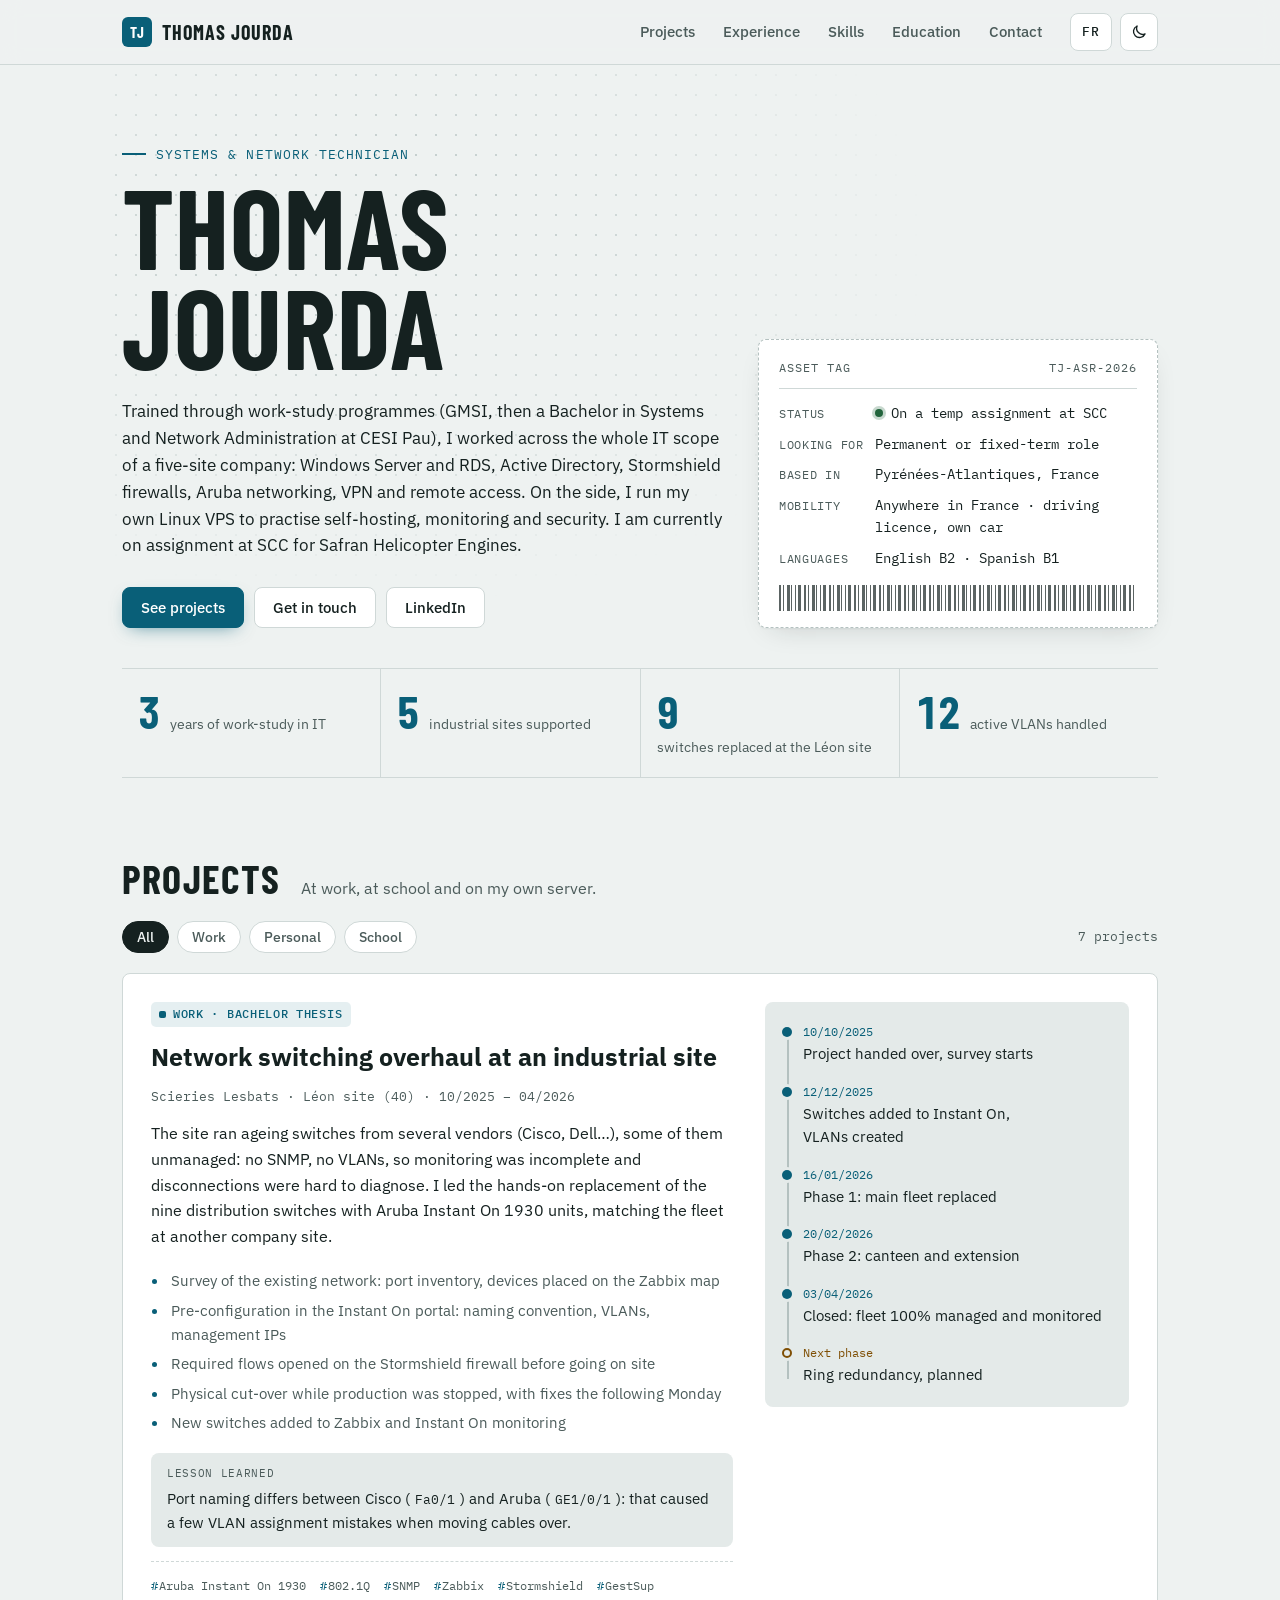
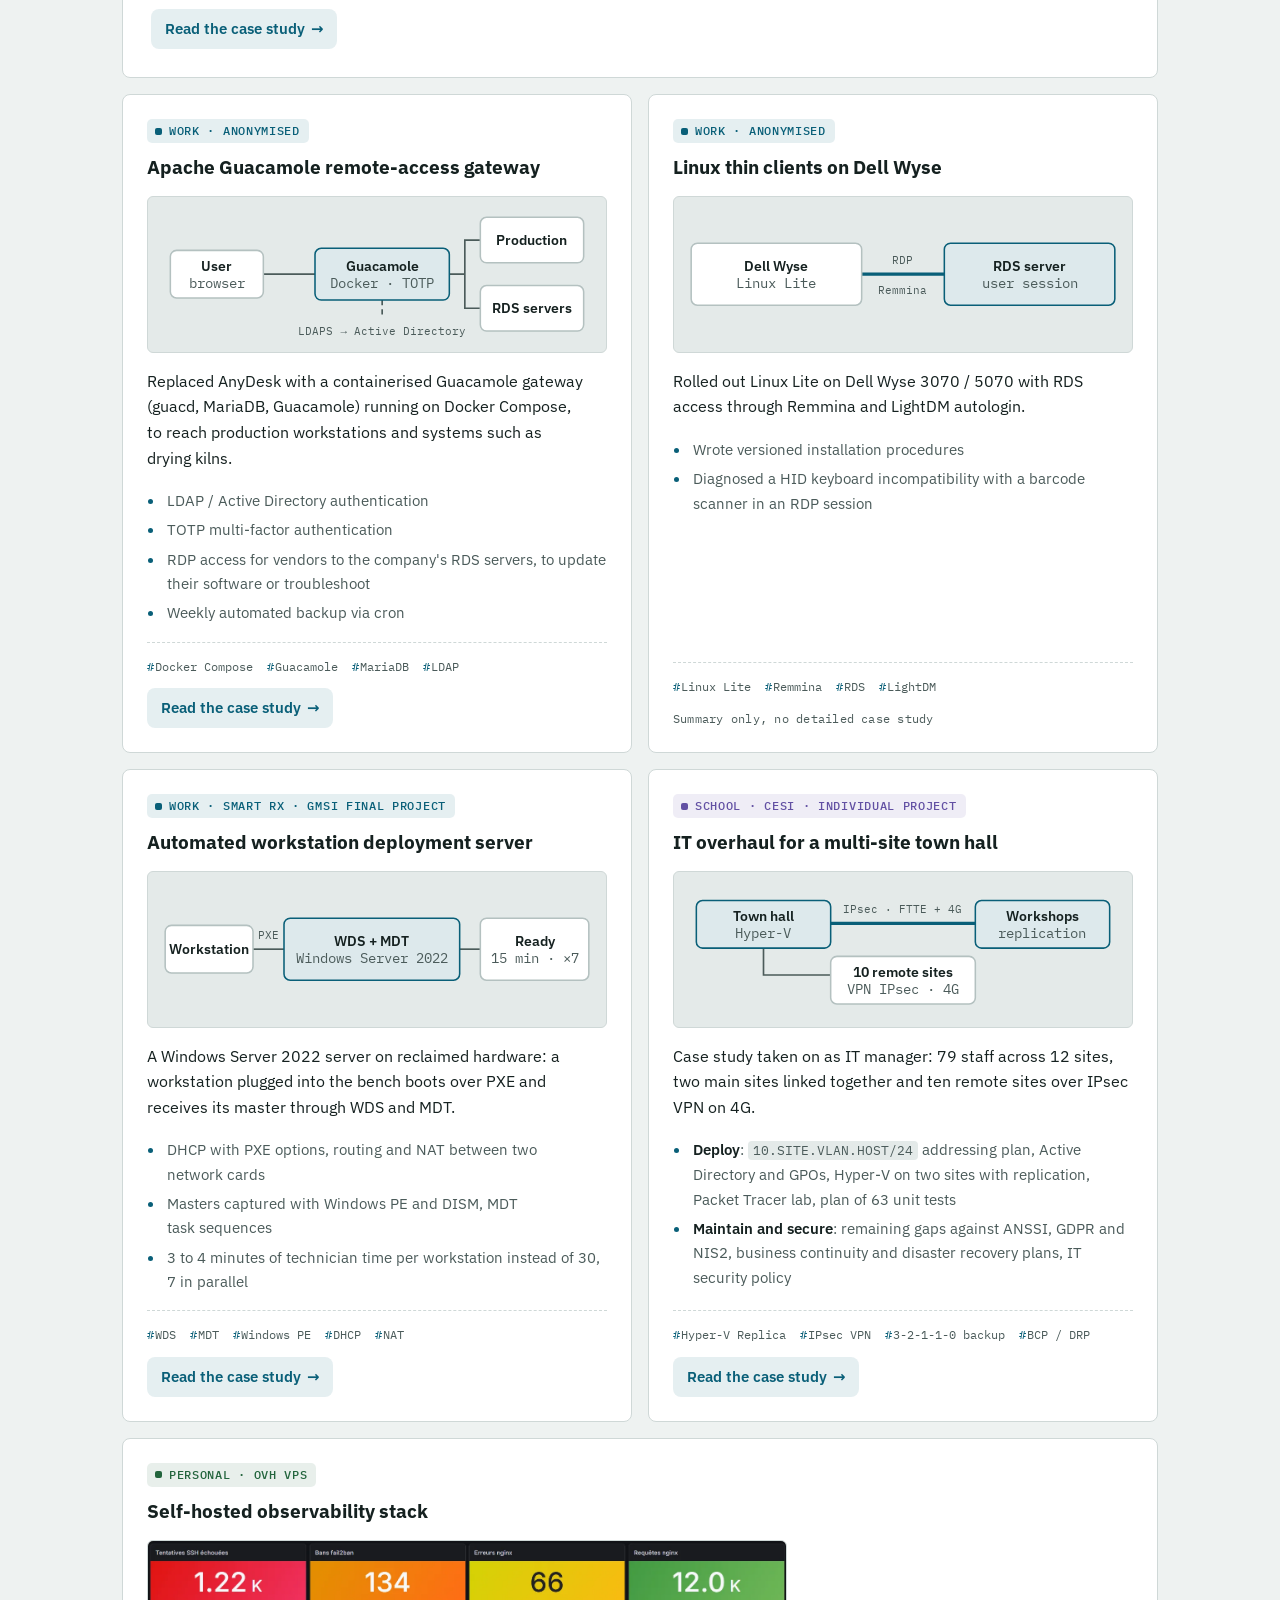
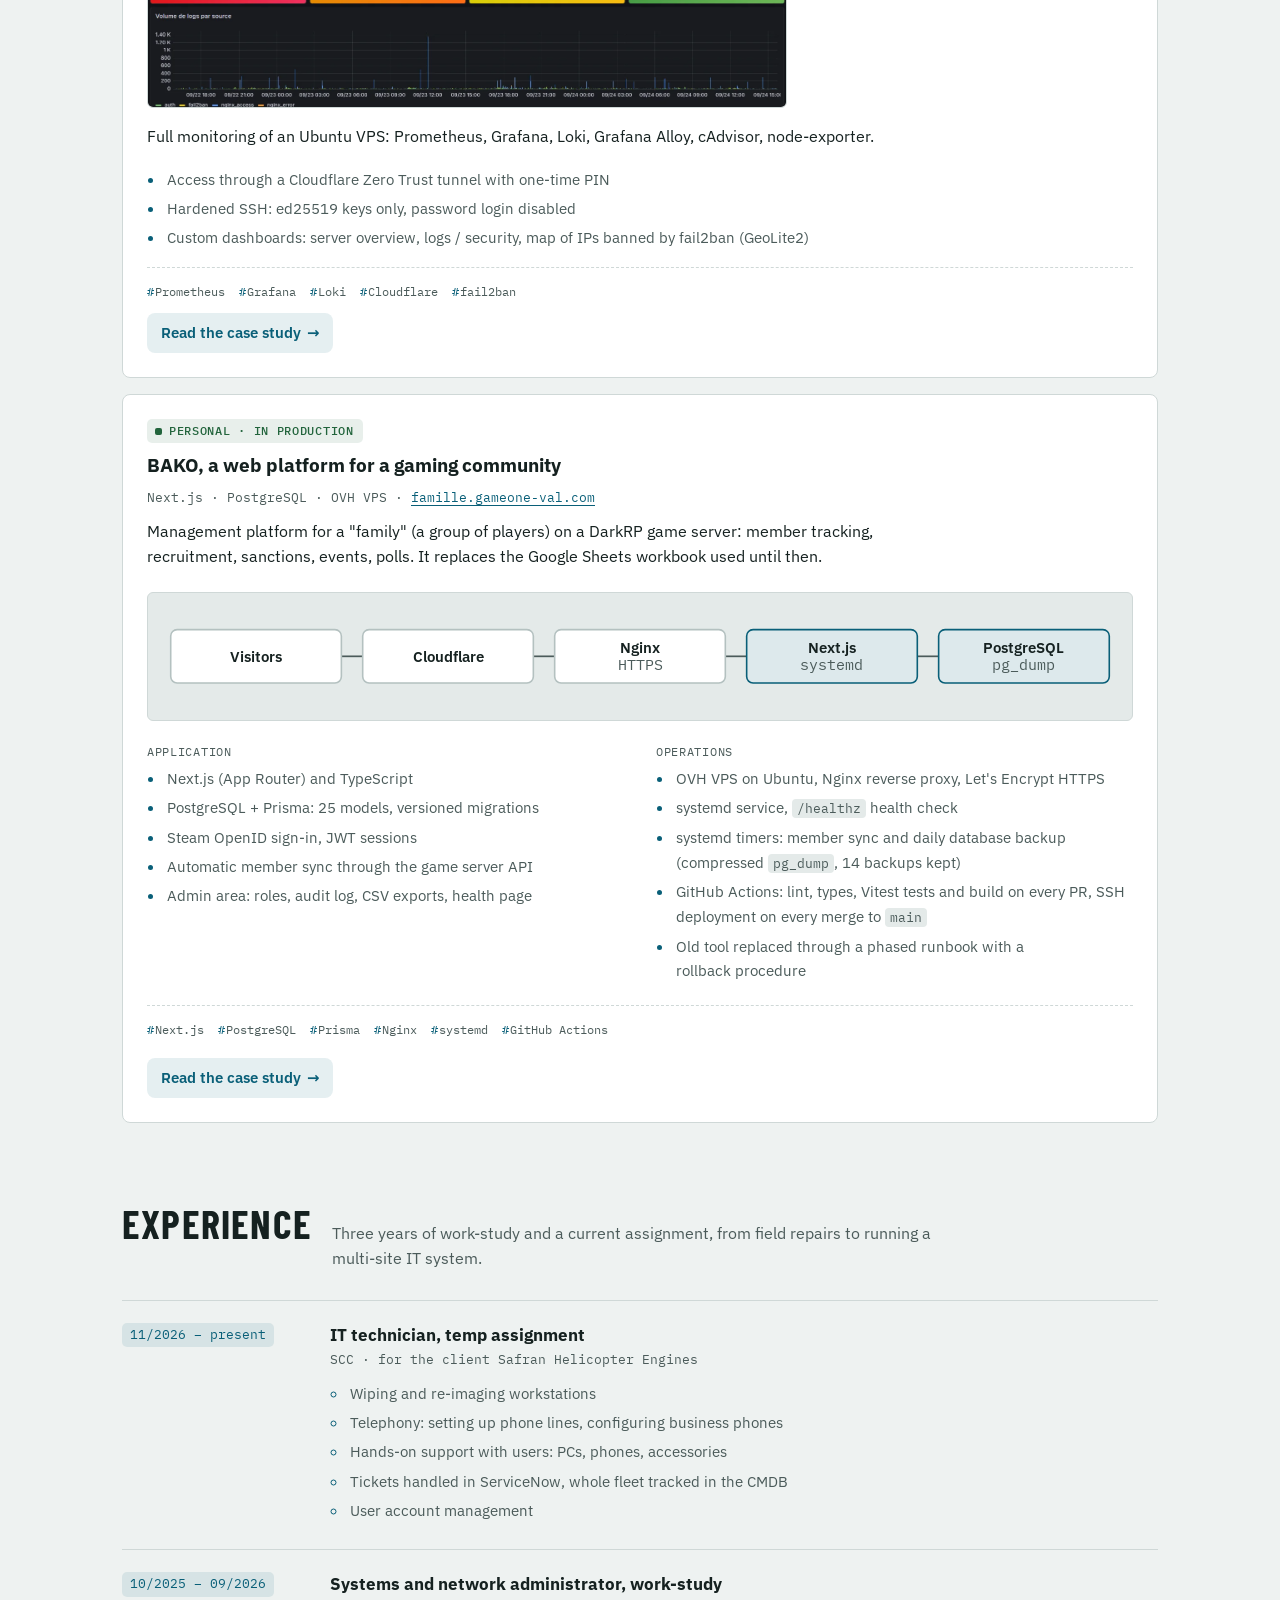
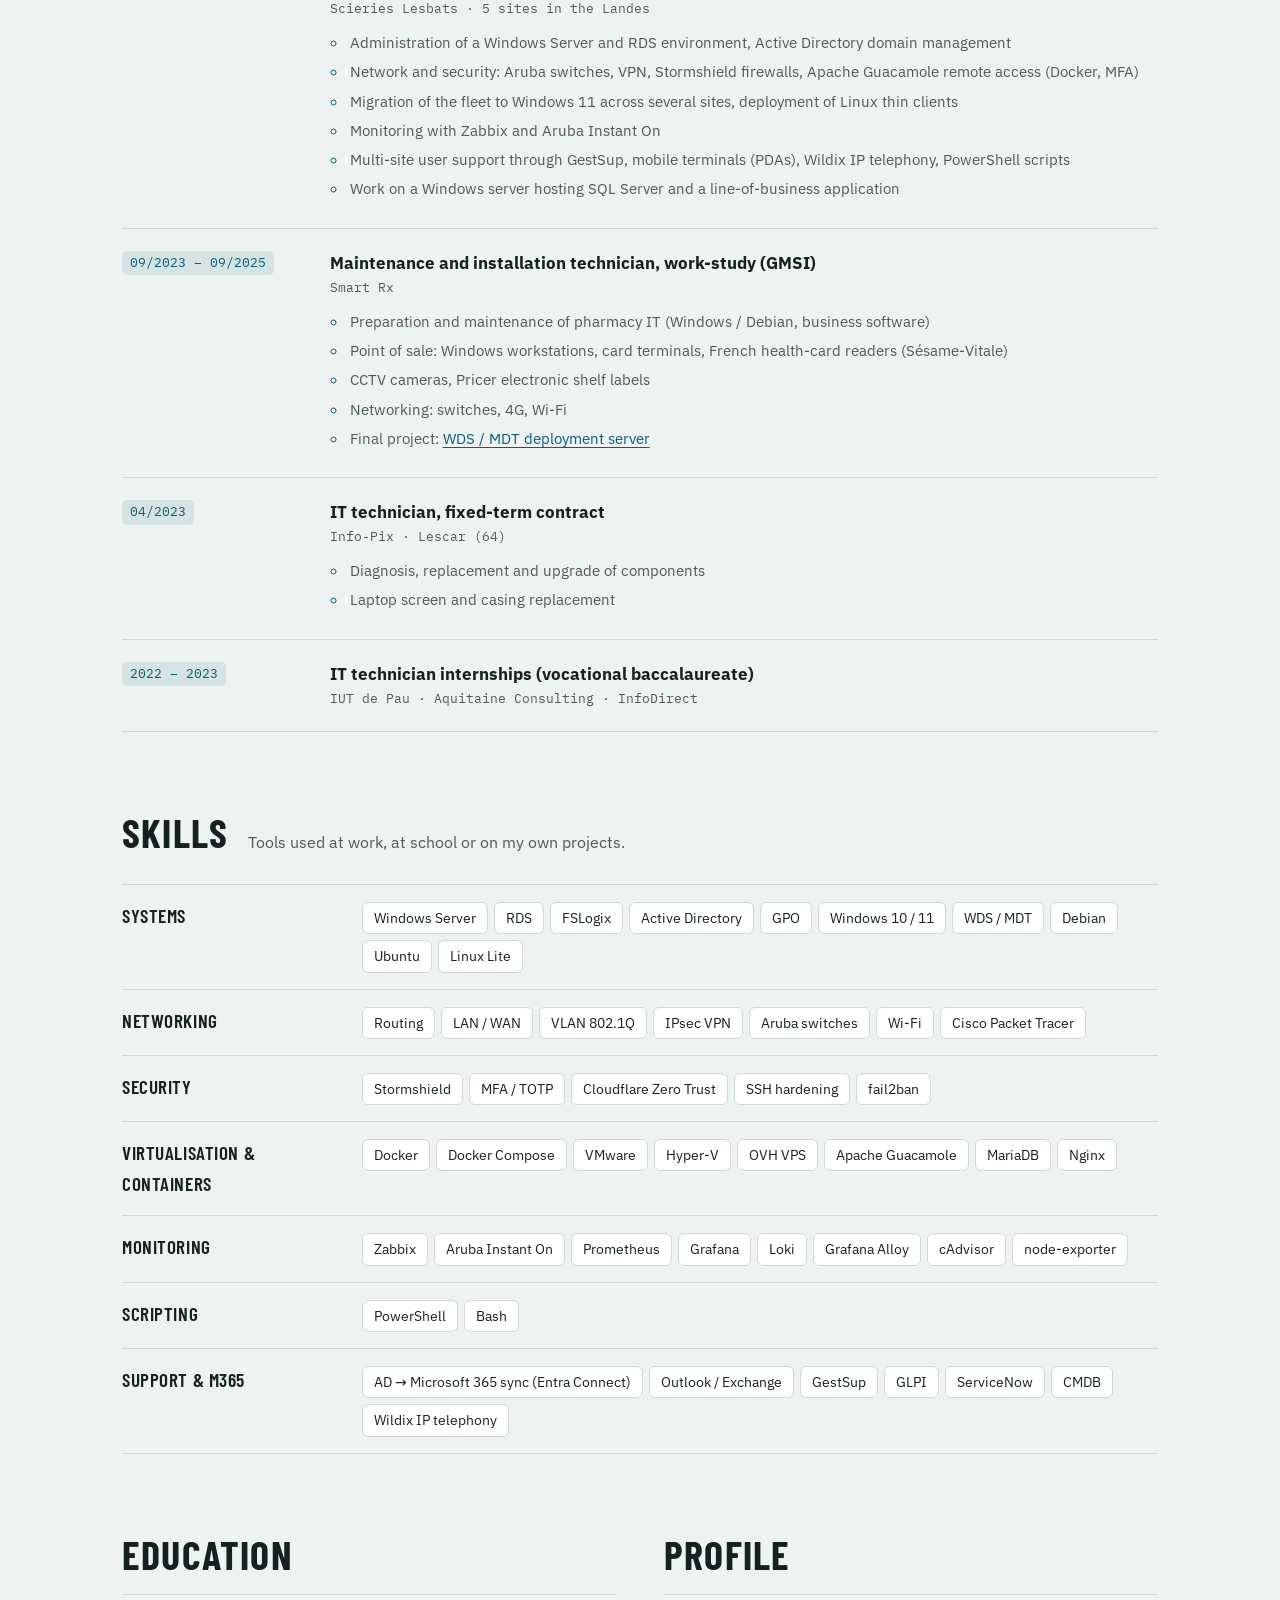
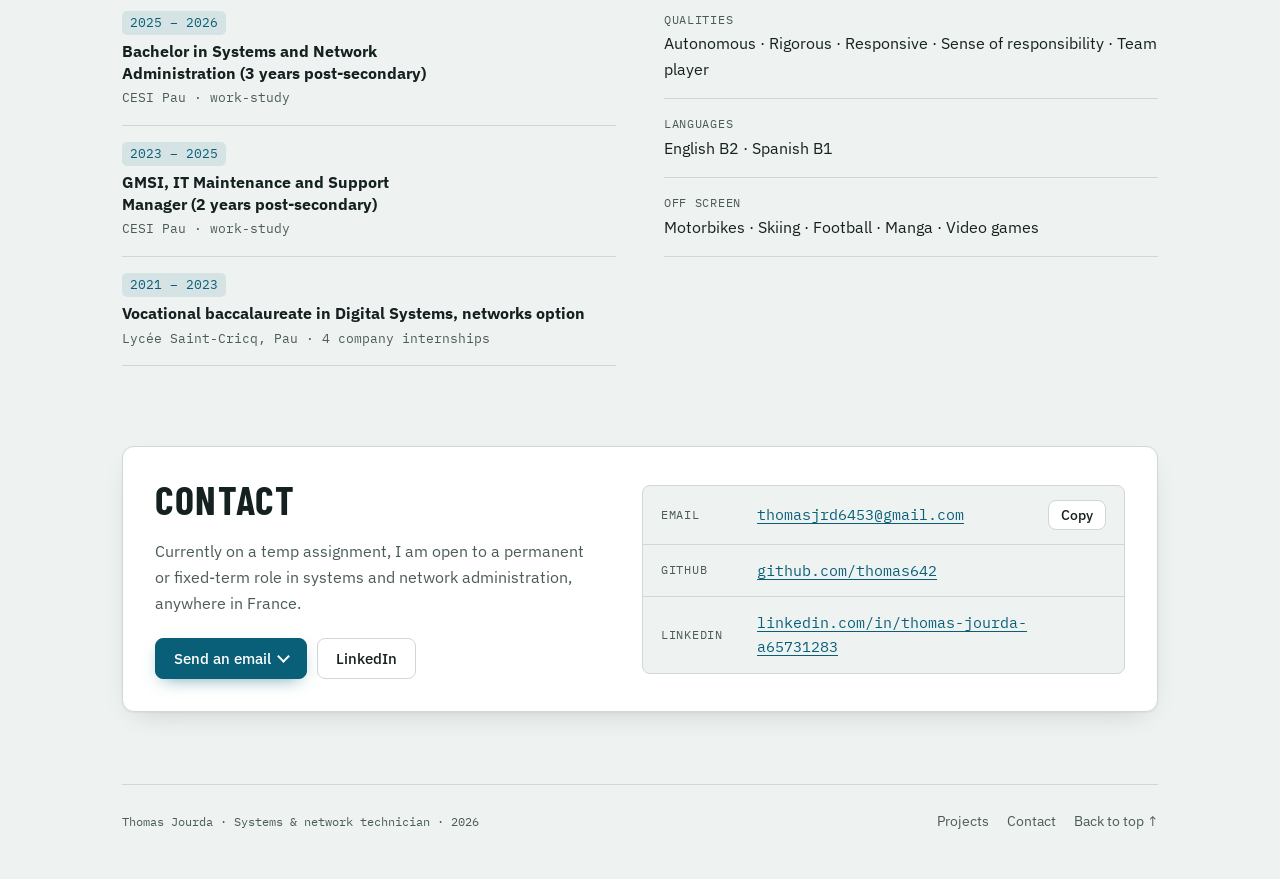
<file: en/index.html>
<!DOCTYPE html>
<html lang="en">
<head>
<meta charset="UTF-8">
<meta name="viewport" content="width=device-width, initial-scale=1.0, viewport-fit=cover">
<title>Thomas Jourda · Systems &amp; network technician</title>
<meta name="description" content="Portfolio of Thomas Jourda, systems and network technician (CESI Pau): Windows Server, Active Directory, Aruba networking, Stormshield, monitoring.">
<link rel="canonical" href="https://thomas642.github.io/Portfolio/en/">
<link rel="alternate" hreflang="fr" href="https://thomas642.github.io/Portfolio/">
<link rel="alternate" hreflang="en" href="https://thomas642.github.io/Portfolio/en/">
<link rel="alternate" hreflang="x-default" href="https://thomas642.github.io/Portfolio/">
<meta property="og:type" content="website">
<meta property="og:locale" content="en_GB">
<meta property="og:site_name" content="Thomas Jourda">
<meta property="og:title" content="Thomas Jourda · Systems &amp; network technician">
<meta property="og:description" content="Windows Server, Active Directory, Aruba networking, Stormshield, monitoring. Projects, experience and contact.">
<meta property="og:url" content="https://thomas642.github.io/Portfolio/en/">
<meta property="og:image" content="https://thomas642.github.io/Portfolio/assets/og-image-en.png">
<meta property="og:image:width" content="1200">
<meta property="og:image:height" content="630">
<meta property="og:image:alt" content="Thomas Jourda, systems and network technician">
<meta name="twitter:card" content="summary_large_image">
<link rel="preload" href="../assets/fonts/barlow-condensed-700-latin.woff2" as="font" type="font/woff2" crossorigin>
<link rel="preload" href="../assets/fonts/ibm-plex-sans-latin.woff2" as="font" type="font/woff2" crossorigin>
<meta name="theme-color" content="#eef2f1" media="(prefers-color-scheme: light)">
<meta name="theme-color" content="#0f1618" media="(prefers-color-scheme: dark)">
<!-- Thème choisi appliqué avant le premier affichage (évite un flash de l'autre thème) -->
<script>try{var t=localStorage.getItem("theme");if(t==="light"||t==="dark")document.documentElement.dataset.theme=t}catch(e){}</script>
<link rel="stylesheet" href="../assets/style.css?v=20261125d">
<link rel="icon" href="../assets/favicon.svg" type="image/svg+xml">
<link rel="apple-touch-icon" href="../assets/apple-touch-icon.png">
</head>
<body>
<!-- BODY:START -->
<a class="skip" href="#projects">Skip to content</a>
<header class="topbar">
  <div class="wrap topbar-inner">
    <a class="brand" href="#top" aria-label="Thomas Jourda, portfolio home"><span class="mono-tag" aria-hidden="true">TJ</span>Thomas Jourda</a>
    <nav class="mainnav" aria-label="Sections">
      <a href="#projects">Projects</a>
      <a href="#experience">Experience</a>
      <a href="#skills">Skills</a>
      <a href="#education">Education</a>
      <a href="#contact">Contact</a>
    </nav>
    <div class="top-actions">
      <a class="lang-switch" href="../index.html" hreflang="fr" lang="fr" aria-label="Version française">FR</a>
      <button id="theme-toggle" class="icon-btn" type="button" aria-label="Switch to dark theme">
      <svg class="i-moon" viewBox="0 0 24 24" aria-hidden="true"><path d="M20 14.5A8 8 0 0 1 9.5 4a8 8 0 1 0 10.5 10.5Z" fill="none" stroke="currentColor" stroke-width="1.8" stroke-linejoin="round"/></svg>
      <svg class="i-sun" viewBox="0 0 24 24" aria-hidden="true"><circle cx="12" cy="12" r="4" fill="none" stroke="currentColor" stroke-width="1.8"/><path d="M12 2.5v2.5M12 19v2.5M2.5 12H5M19 12h2.5M5.3 5.3l1.8 1.8M16.9 16.9l1.8 1.8M5.3 18.7l1.8-1.8M16.9 7.1l1.8-1.8" stroke="currentColor" stroke-width="1.8" stroke-linecap="round"/></svg>
      </button>
    </div>
  </div>
  <div class="progress" aria-hidden="true"><span id="progress-bar"></span></div>
</header>

<main id="top" class="wrap">

  <section class="hero">
    <div class="hero-text">
      <p class="eyebrow">Systems &amp; network technician</p>
      <h1>Thomas Jourda</h1>
      <p class="lead">
        Trained through work-study programmes (GMSI, then a Bachelor in Systems and Network Administration at CESI Pau),
        I worked across the whole IT scope of a five-site company: Windows Server and RDS, Active Directory,
        Stormshield firewalls, Aruba networking, VPN and remote access. On the side, I run my own Linux VPS to practise self-hosting,
        monitoring and security.
        I am currently on assignment at SCC for Safran Helicopter Engines.
      </p>
      <div class="cta">
        <a class="btn primary" href="#projects">See projects</a>
        <a class="btn" href="#contact">Get in touch</a>
        <a class="btn" href="https://www.linkedin.com/in/thomas-jourda-a65731283/" target="_blank" rel="noopener">LinkedIn<span class="sr-only"> (opens in a new tab)</span></a>
      </div>
    </div>

    <aside class="asset-tag" aria-label="Summary card">
      <p class="tag-head"><span>ASSET TAG</span><span>TJ-ASR-2026</span></p>
      <dl>
        <div><dt>Status</dt><dd><span class="state ok"></span>On a temp assignment at SCC</dd></div>
        <div><dt>Looking for</dt><dd>Permanent or fixed-term role</dd></div>
        <div><dt>Based in</dt><dd>Pyrénées-Atlantiques, France</dd></div>
        <div><dt>Mobility</dt><dd>Anywhere in France · driving licence, own car</dd></div>
        <div><dt>Languages</dt><dd>English B2 · Spanish B1</dd></div>
      </dl>
      <div class="barcode" aria-hidden="true"></div>
    </aside>
  </section>

  <ul class="stats" aria-label="Key figures">
    <li><strong>3</strong><span>years of work-study in IT</span></li>
    <li><strong>5</strong><span>industrial sites supported</span></li>
    <li><strong>9</strong><span>switches replaced at the Léon site</span></li>
    <li><strong>12</strong><span>active VLANs handled</span></li>
  </ul>

  <section id="projects">
    <div class="section-head">
      <h2>Projects</h2>
      <p class="section-intro">At work, at school and on my own server.</p>
    </div>
    <div class="filters" role="group" aria-label="Filter projects">
      <button type="button" class="filter" data-filter="all" aria-pressed="true">All</button>
      <button type="button" class="filter" data-filter="pro" aria-pressed="false">Work</button>
      <button type="button" class="filter" data-filter="perso" aria-pressed="false">Personal</button>
      <button type="button" class="filter" data-filter="ecole" aria-pressed="false">School</button>
      <p id="filter-count" class="filter-count" aria-live="polite">7 projects</p>
    </div>

    <article class="project featured" data-kind="pro">
      <div class="project-main">
        <p class="kind pro">Work · Bachelor thesis</p>
        <h3>Network switching overhaul at an industrial site</h3>
        <p class="meta">Scieries Lesbats · Léon site (40) · 10/2025 – 04/2026</p>
        <p>
          The site ran ageing switches from several vendors (Cisco, Dell…), some of them unmanaged: no SNMP,
          no VLANs, so monitoring was incomplete and disconnections were hard to diagnose. I led the hands-on
          replacement of the nine distribution switches with Aruba Instant On 1930 units, matching the fleet at another company site.
        </p>
        <ul class="points">
          <li>Survey of the existing network: port inventory, devices placed on the Zabbix map</li>
          <li>Pre-configuration in the Instant On portal: naming convention, VLANs, management IPs</li>
          <li>Required flows opened on the Stormshield firewall before going on site</li>
          <li>Physical cut-over while production was stopped, with fixes the following Monday</li>
          <li>New switches added to Zabbix and Instant On monitoring</li>
        </ul>
        <p class="lesson">
          <span>Lesson learned</span>
          Port naming differs between Cisco (<code>Fa0/1</code>) and Aruba (<code>GE1/0/1</code>):
          that caused a few VLAN assignment mistakes when moving cables over.
        </p>
        <ul class="stack"><li>Aruba Instant On 1930</li><li>802.1Q</li><li>SNMP</li><li>Zabbix</li><li>Stormshield</li><li>GestSup</li></ul>
        <a class="case-link" href="../en/projects/leon.html">Read the case study <span aria-hidden="true">→</span></a>
      </div>

      <ol class="runlog" aria-label="Project timeline">
        <li><time>10/10/2025</time><span>Project handed over, survey starts</span></li>
        <li><time>12/12/2025</time><span>Switches added to Instant On, VLANs created</span></li>
        <li><time>16/01/2026</time><span>Phase 1: main fleet replaced</span></li>
        <li><time>20/02/2026</time><span>Phase 2: canteen and extension</span></li>
        <li><time>03/04/2026</time><span>Closed: fleet 100% managed and monitored</span></li>
        <li class="next"><time>Next phase</time><span>Ring redundancy, planned</span></li>
      </ol>
    </article>

    <div class="project-grid">
      <article class="project" data-kind="pro">
        <p class="kind pro">Work · anonymised</p>
        <h3>Apache Guacamole remote-access gateway</h3>
        <a class="thumb schema" href="../en/projects/guacamole.html" tabindex="-1" aria-hidden="true"><svg viewBox="0 0 420 130" aria-hidden="true" focusable="false"><path class="dg-link" fill="none" stroke="#4b5b5a" stroke-width="1.5" d="M100 65 H150"/><path class="dg-link" fill="none" stroke="#4b5b5a" stroke-width="1.5" d="M280 65 H295 V32 H310 M295 65 V98 H310"/><path class="dg-link" fill="none" stroke="#4b5b5a" stroke-width="1.5" stroke-dasharray="5 4" d="M215 90 V108"/><g class="dg-box"><rect fill="#ffffff" stroke="#b4c1c0" stroke-width="1.5" x="10" y="42" width="90" height="46" rx="6"/><text fill="#152120" font-size="14" font-weight="600" x="55.0" y="62.0" text-anchor="middle">User</text><text class="dg-sub" fill="#4b5b5a" font-size="11" x="55.0" y="78.0" text-anchor="middle">browser</text></g><g class="dg-core"><rect fill="#dcebef" stroke="#0b6e8a" stroke-width="1.5" x="150" y="40" width="130" height="50" rx="6"/><text fill="#152120" font-size="14" font-weight="600" x="215.0" y="62.0" text-anchor="middle">Guacamole</text><text class="dg-sub" fill="#4b5b5a" font-size="11" x="215.0" y="78.0" text-anchor="middle">Docker · TOTP</text></g><g class="dg-box"><rect fill="#ffffff" stroke="#b4c1c0" stroke-width="1.5" x="310" y="10" width="100" height="44" rx="6"/><text fill="#152120" font-size="14" font-weight="600" x="360.0" y="37.0" text-anchor="middle">Production</text></g><g class="dg-box"><rect fill="#ffffff" stroke="#b4c1c0" stroke-width="1.5" x="310" y="76" width="100" height="44" rx="6"/><text fill="#152120" font-size="14" font-weight="600" x="360.0" y="103.0" text-anchor="middle">RDS servers</text></g><text class="dg-small" fill="#4b5b5a" font-size="11" x="215" y="124" text-anchor="middle">LDAPS → Active Directory</text></svg></a>
        <p>Replaced AnyDesk with a containerised Guacamole gateway (guacd, MariaDB, Guacamole) running on Docker Compose, to reach production workstations and systems such as drying kilns.</p>
        <ul class="points">
          <li>LDAP / Active Directory authentication</li>
          <li>TOTP multi-factor authentication</li>
          <li>RDP access for vendors to the company's RDS servers, to update their software or troubleshoot</li>
          <li>Weekly automated backup via cron</li>
        </ul>
        <ul class="stack"><li>Docker Compose</li><li>Guacamole</li><li>MariaDB</li><li>LDAP</li></ul>
        <a class="case-link" href="../en/projects/guacamole.html">Read the case study <span aria-hidden="true">→</span></a>
      </article>

      <article class="project" data-kind="pro">
        <p class="kind pro">Work · anonymised</p>
        <h3>Linux thin clients on Dell Wyse</h3>
        <div class="thumb schema" aria-hidden="true"><svg viewBox="0 0 420 130" aria-hidden="true" focusable="false"><path class="dg-trunk" fill="none" stroke="#0b6e8a" stroke-width="3" stroke-linecap="round" d="M170 65 H250"/><text class="dg-small" fill="#4b5b5a" font-size="11" x="210" y="55" text-anchor="middle">RDP</text><text class="dg-small" fill="#4b5b5a" font-size="11" x="210" y="84" text-anchor="middle">Remmina</text><g class="dg-box"><rect fill="#ffffff" stroke="#b4c1c0" stroke-width="1.5" x="5" y="35" width="165" height="60" rx="6"/><text fill="#152120" font-size="14" font-weight="600" x="87.5" y="62.0" text-anchor="middle">Dell Wyse</text><text class="dg-sub" fill="#4b5b5a" font-size="11" x="87.5" y="78.0" text-anchor="middle">Linux Lite</text></g><g class="dg-core"><rect fill="#dcebef" stroke="#0b6e8a" stroke-width="1.5" x="250" y="35" width="165" height="60" rx="6"/><text fill="#152120" font-size="14" font-weight="600" x="332.5" y="62.0" text-anchor="middle">RDS server</text><text class="dg-sub" fill="#4b5b5a" font-size="11" x="332.5" y="78.0" text-anchor="middle">user session</text></g></svg></div>
        <p>Rolled out Linux Lite on Dell Wyse 3070 / 5070 with RDS access through Remmina and LightDM autologin.</p>
        <ul class="points">
          <li>Wrote versioned installation procedures</li>
          <li>Diagnosed a HID keyboard incompatibility with a barcode scanner in an RDP session</li>
        </ul>
        <ul class="stack"><li>Linux Lite</li><li>Remmina</li><li>RDS</li><li>LightDM</li></ul>
        <p class="case-note">Summary only, no detailed case study</p>
      </article>

      <article class="project" data-kind="pro">
        <p class="kind pro">Work · Smart Rx · GMSI final project</p>
        <h3>Automated workstation deployment server</h3>
        <a class="thumb schema" href="../en/projects/deployment.html" tabindex="-1" aria-hidden="true"><svg viewBox="0 0 420 130" aria-hidden="true" focusable="false"><path class="dg-link" fill="none" stroke="#4b5b5a" stroke-width="1.5" d="M90 65 H120"/><path class="dg-link" fill="none" stroke="#4b5b5a" stroke-width="1.5" d="M290 65 H310"/><text class="dg-small" fill="#4b5b5a" font-size="11" x="105" y="55" text-anchor="middle">PXE</text><g class="dg-box"><rect fill="#ffffff" stroke="#b4c1c0" stroke-width="1.5" x="5" y="42" width="85" height="46" rx="6"/><text fill="#152120" font-size="14" font-weight="600" x="47.5" y="70.0" text-anchor="middle">Workstation</text></g><g class="dg-core"><rect fill="#dcebef" stroke="#0b6e8a" stroke-width="1.5" x="120" y="35" width="170" height="60" rx="6"/><text fill="#152120" font-size="14" font-weight="600" x="205.0" y="62.0" text-anchor="middle">WDS + MDT</text><text class="dg-sub" fill="#4b5b5a" font-size="11" x="205.0" y="78.0" text-anchor="middle">Windows Server 2022</text></g><g class="dg-box"><rect fill="#ffffff" stroke="#b4c1c0" stroke-width="1.5" x="310" y="35" width="105" height="60" rx="6"/><text fill="#152120" font-size="14" font-weight="600" x="362.5" y="62.0" text-anchor="middle">Ready</text><text class="dg-sub" fill="#4b5b5a" font-size="11" x="362.5" y="78.0" text-anchor="middle">15 min · ×7</text></g></svg></a>
        <p>A Windows Server 2022 server on reclaimed hardware: a workstation plugged into the bench boots over PXE and receives its master through WDS and MDT.</p>
        <ul class="points">
          <li>DHCP with PXE options, routing and NAT between two network cards</li>
          <li>Masters captured with Windows PE and DISM, MDT task sequences</li>
          <li>3 to 4 minutes of technician time per workstation instead of 30, 7 in parallel</li>
        </ul>
        <ul class="stack"><li>WDS</li><li>MDT</li><li>Windows PE</li><li>DHCP</li><li>NAT</li></ul>
        <a class="case-link" href="../en/projects/deployment.html">Read the case study <span aria-hidden="true">→</span></a>
      </article>

      <article class="project" data-kind="ecole">
        <p class="kind school">School · CESI · individual project</p>
        <h3>IT overhaul for a multi-site town hall</h3>
        <a class="thumb schema" href="../en/projects/kernelac.html" tabindex="-1" aria-hidden="true"><svg viewBox="0 0 420 130" aria-hidden="true" focusable="false"><path class="dg-trunk" fill="none" stroke="#0b6e8a" stroke-width="3" stroke-linecap="round" d="M140 40 H280"/><text class="dg-small" fill="#4b5b5a" font-size="11" x="210" y="30" text-anchor="middle">IPsec · FTTE + 4G</text><path class="dg-link" fill="none" stroke="#4b5b5a" stroke-width="1.5" d="M75 63 V90 H140"/><g class="dg-core"><rect fill="#dcebef" stroke="#0b6e8a" stroke-width="1.5" x="10" y="18" width="130" height="46" rx="6"/><text fill="#152120" font-size="14" font-weight="600" x="75.0" y="38.0" text-anchor="middle">Town hall</text><text class="dg-sub" fill="#4b5b5a" font-size="11" x="75.0" y="54.0" text-anchor="middle">Hyper-V</text></g><g class="dg-core"><rect fill="#dcebef" stroke="#0b6e8a" stroke-width="1.5" x="280" y="18" width="130" height="46" rx="6"/><text fill="#152120" font-size="14" font-weight="600" x="345.0" y="38.0" text-anchor="middle">Workshops</text><text class="dg-sub" fill="#4b5b5a" font-size="11" x="345.0" y="54.0" text-anchor="middle">replication</text></g><g class="dg-box"><rect fill="#ffffff" stroke="#b4c1c0" stroke-width="1.5" x="140" y="72" width="140" height="46" rx="6"/><text fill="#152120" font-size="14" font-weight="600" x="210.0" y="92.0" text-anchor="middle">10 remote sites</text><text class="dg-sub" fill="#4b5b5a" font-size="11" x="210.0" y="108.0" text-anchor="middle">VPN IPsec · 4G</text></g></svg></a>
        <p>
          Case study taken on as IT manager: 79 staff across 12 sites, two main sites linked together
          and ten remote sites over IPsec VPN on 4G.
        </p>
        <ul class="points">
          <li><em>Deploy</em>: <code>10.SITE.VLAN.HOST/24</code> addressing plan, Active Directory and GPOs, Hyper-V on two sites with replication, Packet Tracer lab, plan of 63 unit tests</li>
          <li><em>Maintain and secure</em>: remaining gaps against ANSSI, GDPR and NIS2, business continuity and disaster recovery plans, IT security policy</li>
        </ul>
        <ul class="stack"><li>Hyper-V Replica</li><li>IPsec VPN</li><li>3-2-1-1-0 backup</li><li>BCP / DRP</li></ul>
        <a class="case-link" href="../en/projects/kernelac.html">Read the case study <span aria-hidden="true">→</span></a>
      </article>

      <article class="project" data-kind="perso">
        <p class="kind perso">Personal · OVH VPS</p>
        <h3>Self-hosted observability stack</h3>
        <a class="thumb" href="../en/projects/observability.html" tabindex="-1" aria-hidden="true"><img src="../assets/img/grafana-securite.webp" width="1531" height="399" loading="lazy" decoding="async" alt=""></a>
        <p>Full monitoring of an Ubuntu VPS: Prometheus, Grafana, Loki, Grafana Alloy, cAdvisor, node-exporter.</p>
        <ul class="points">
          <li>Access through a Cloudflare Zero Trust tunnel with one-time PIN</li>
          <li>Hardened SSH: ed25519 keys only, password login disabled</li>
          <li>Custom dashboards: server overview, logs / security, map of IPs banned by fail2ban (GeoLite2)</li>
        </ul>
        <ul class="stack"><li>Prometheus</li><li>Grafana</li><li>Loki</li><li>Cloudflare</li><li>fail2ban</li></ul>
        <a class="case-link" href="../en/projects/observability.html">Read the case study <span aria-hidden="true">→</span></a>
      </article>

    </div>

    <article class="project wide" data-kind="perso">
      <div class="wide-head">
        <p class="kind perso">Personal · in production</p>
        <h3>BAKO, a web platform for a gaming community</h3>
        <p class="meta">Next.js · PostgreSQL · OVH VPS · <a href="https://famille.gameone-val.com" target="_blank" rel="noopener">famille.gameone-val.com<span class="sr-only"> (opens in a new tab)</span></a></p>
        <p>
          Management platform for a "family" (a group of players) on a DarkRP game server: member tracking,
          recruitment, sanctions, events, polls. It replaces the Google Sheets workbook used until then.
        </p>
      </div>
      <a class="thumb schema wide-thumb" href="../en/projects/bako.html" tabindex="-1" aria-hidden="true"><svg viewBox="0 0 900 100" aria-hidden="true" focusable="false"><path class="dg-link" fill="none" stroke="#4b5b5a" stroke-width="1.5" d="M170 50 H190"/><path class="dg-link" fill="none" stroke="#4b5b5a" stroke-width="1.5" d="M350 50 H370"/><path class="dg-link" fill="none" stroke="#4b5b5a" stroke-width="1.5" d="M530 50 H550"/><path class="dg-link" fill="none" stroke="#4b5b5a" stroke-width="1.5" d="M710 50 H730"/><g class="dg-box"><rect fill="#ffffff" stroke="#b4c1c0" stroke-width="1.5" x="10" y="25" width="160" height="50" rx="6"/><text fill="#152120" font-size="14" font-weight="600" x="90.0" y="55.0" text-anchor="middle">Visitors</text></g><g class="dg-box"><rect fill="#ffffff" stroke="#b4c1c0" stroke-width="1.5" x="190" y="25" width="160" height="50" rx="6"/><text fill="#152120" font-size="14" font-weight="600" x="270.0" y="55.0" text-anchor="middle">Cloudflare</text></g><g class="dg-box"><rect fill="#ffffff" stroke="#b4c1c0" stroke-width="1.5" x="370" y="25" width="160" height="50" rx="6"/><text fill="#152120" font-size="14" font-weight="600" x="450.0" y="47.0" text-anchor="middle">Nginx</text><text class="dg-sub" fill="#4b5b5a" font-size="11" x="450.0" y="63.0" text-anchor="middle">HTTPS</text></g><g class="dg-core"><rect fill="#dcebef" stroke="#0b6e8a" stroke-width="1.5" x="550" y="25" width="160" height="50" rx="6"/><text fill="#152120" font-size="14" font-weight="600" x="630.0" y="47.0" text-anchor="middle">Next.js</text><text class="dg-sub" fill="#4b5b5a" font-size="11" x="630.0" y="63.0" text-anchor="middle">systemd</text></g><g class="dg-core"><rect fill="#dcebef" stroke="#0b6e8a" stroke-width="1.5" x="730" y="25" width="160" height="50" rx="6"/><text fill="#152120" font-size="14" font-weight="600" x="810.0" y="47.0" text-anchor="middle">PostgreSQL</text><text class="dg-sub" fill="#4b5b5a" font-size="11" x="810.0" y="63.0" text-anchor="middle">pg_dump</text></g></svg></a>
      <div class="wide-cols">
        <div>
          <p class="col-title">Application</p>
          <ul class="points">
            <li>Next.js (App Router) and TypeScript</li>
            <li>PostgreSQL + Prisma: 25 models, versioned migrations</li>
            <li>Steam OpenID sign-in, JWT sessions</li>
            <li>Automatic member sync through the game server API</li>
            <li>Admin area: roles, audit log, CSV exports, health page</li>
          </ul>
        </div>
        <div>
          <p class="col-title">Operations</p>
          <ul class="points">
            <li>OVH VPS on Ubuntu, Nginx reverse proxy, Let's Encrypt HTTPS</li>
            <li>systemd service, <code>/healthz</code> health check</li>
            <li>systemd timers: member sync and daily database backup (compressed <code>pg_dump</code>, 14 backups kept)</li>
            <li>GitHub Actions: lint, types, Vitest tests and build on every PR, SSH deployment on every merge to <code>main</code></li>
            <li>Old tool replaced through a phased runbook with a rollback procedure</li>
          </ul>
        </div>
      </div>
      <ul class="stack"><li>Next.js</li><li>PostgreSQL</li><li>Prisma</li><li>Nginx</li><li>systemd</li><li>GitHub Actions</li></ul>
      <a class="case-link" href="../en/projects/bako.html">Read the case study <span aria-hidden="true">→</span></a>
    </article>
  </section>

  <section id="experience">
    <div class="section-head">
      <h2>Experience</h2>
      <p class="section-intro">Three years of work-study and a current assignment, from field repairs to running a multi-site IT system.</p>
    </div>
    <ol class="timeline">
      <li>
        <time>11/2026 – present</time>
        <div>
          <h3>IT technician, temp assignment</h3>
          <p class="meta">SCC · for the client Safran Helicopter Engines</p>
          <ul class="points">
            <li>Wiping and re-imaging workstations</li>
            <li>Telephony: setting up phone lines, configuring business phones</li>
            <li>Hands-on support with users: PCs, phones, accessories</li>
            <li>Tickets handled in ServiceNow, whole fleet tracked in the CMDB</li>
            <li>User account management</li>
          </ul>
        </div>
      </li>
      <li>
        <time>10/2025 – 09/2026</time>
        <div>
          <h3>Systems and network administrator, work-study</h3>
          <p class="meta">Scieries Lesbats · 5 sites in the Landes</p>
          <ul class="points">
            <li>Administration of a Windows Server and RDS environment, Active Directory domain management</li>
            <li>Network and security: Aruba switches, VPN, Stormshield firewalls, Apache Guacamole remote access (Docker, MFA)</li>
            <li>Migration of the fleet to Windows 11 across several sites, deployment of Linux thin clients</li>
            <li>Monitoring with Zabbix and Aruba Instant On</li>
            <li>Multi-site user support through GestSup, mobile terminals (PDAs), Wildix IP telephony, PowerShell scripts</li>
            <li>Work on a Windows server hosting SQL Server and a line-of-business application</li>
          </ul>
        </div>
      </li>
      <li>
        <time>09/2023 – 09/2025</time>
        <div>
          <h3>Maintenance and installation technician, work-study (GMSI)</h3>
          <p class="meta">Smart Rx</p>
          <ul class="points">
            <li>Preparation and maintenance of pharmacy IT (Windows / Debian, business software)</li>
            <li>Point of sale: Windows workstations, card terminals, French health-card readers (Sésame-Vitale)</li>
            <li>CCTV cameras, Pricer electronic shelf labels</li>
            <li>Networking: switches, 4G, Wi-Fi</li>
            <li>Final project: <a href="../en/projects/deployment.html">WDS / MDT deployment server</a></li>
          </ul>
        </div>
      </li>
      <li>
        <time>04/2023</time>
        <div>
          <h3>IT technician, fixed-term contract</h3>
          <p class="meta">Info-Pix · Lescar (64)</p>
          <ul class="points">
            <li>Diagnosis, replacement and upgrade of components</li>
            <li>Laptop screen and casing replacement</li>
          </ul>
        </div>
      </li>
      <li>
        <time>2022 – 2023</time>
        <div>
          <h3>IT technician internships (vocational baccalaureate)</h3>
          <p class="meta">IUT de Pau · Aquitaine Consulting · InfoDirect</p>
        </div>
      </li>
    </ol>
  </section>

  <section id="skills">
    <div class="section-head">
      <h2>Skills</h2>
      <p class="section-intro">Tools used at work, at school or on my own projects.</p>
    </div>
    <dl class="skills">
      <div><dt>Systems</dt><dd><ul class="chips"><li>Windows Server</li><li>RDS</li><li>FSLogix</li><li>Active Directory</li><li>GPO</li><li>Windows 10 / 11</li><li>WDS / MDT</li><li>Debian</li><li>Ubuntu</li><li>Linux Lite</li></ul></dd></div>
      <div><dt>Networking</dt><dd><ul class="chips"><li>Routing</li><li>LAN / WAN</li><li>VLAN 802.1Q</li><li>IPsec VPN</li><li>Aruba switches</li><li>Wi-Fi</li><li>Cisco Packet Tracer</li></ul></dd></div>
      <div><dt>Security</dt><dd><ul class="chips"><li>Stormshield</li><li>MFA / TOTP</li><li>Cloudflare Zero Trust</li><li>SSH hardening</li><li>fail2ban</li></ul></dd></div>
      <div><dt>Virtualisation &amp; containers</dt><dd><ul class="chips"><li>Docker</li><li>Docker Compose</li><li>VMware</li><li>Hyper-V</li><li>OVH VPS</li><li>Apache Guacamole</li><li>MariaDB</li><li>Nginx</li></ul></dd></div>
      <div><dt>Monitoring</dt><dd><ul class="chips"><li>Zabbix</li><li>Aruba Instant On</li><li>Prometheus</li><li>Grafana</li><li>Loki</li><li>Grafana Alloy</li><li>cAdvisor</li><li>node-exporter</li></ul></dd></div>
      <div><dt>Scripting</dt><dd><ul class="chips"><li>PowerShell</li><li>Bash</li></ul></dd></div>
      <div><dt>Support &amp; M365</dt><dd><ul class="chips"><li>AD → Microsoft 365 sync (Entra Connect)</li><li>Outlook / Exchange</li><li>GestSup</li><li>GLPI</li><li>ServiceNow</li><li>CMDB</li><li>Wildix IP telephony</li></ul></dd></div>
    </dl>
  </section>

  <section id="education" class="split">
    <div>
      <h2>Education</h2>
      <ol class="timeline slim">
        <li><time>2025 – 2026</time><div><h3>Bachelor in Systems and Network Administration (3 years post-secondary)</h3><p class="meta">CESI Pau · work-study</p></div></li>
        <li><time>2023 – 2025</time><div><h3>GMSI, IT Maintenance and Support Manager (2 years post-secondary)</h3><p class="meta">CESI Pau · work-study</p></div></li>
        <li><time>2021 – 2023</time><div><h3>Vocational baccalaureate in Digital Systems, networks option</h3><p class="meta">Lycée Saint-Cricq, Pau · 4 company internships</p></div></li>
      </ol>
    </div>
    <div>
      <h2>Profile</h2>
      <dl class="profile">
        <div><dt>Qualities</dt><dd>Autonomous · Rigorous · Responsive · Sense of responsibility · Team player</dd></div>
        <div><dt>Languages</dt><dd>English B2 · Spanish B1</dd></div>
        <div><dt>Off screen</dt><dd>Motorbikes · Skiing · Football · Manga · Video games</dd></div>
      </dl>
    </div>
  </section>

  <section id="contact" class="contact">
    <div class="contact-grid">
      <div class="contact-pitch">
        <h2>Contact</h2>
        <p>Currently on a temp assignment, I am open to a permanent or fixed-term role in systems and network administration, anywhere in France.</p>
        <div class="cta">
          <details class="mail-menu">
            <summary class="btn primary">Send an email</summary>
            <div class="mail-pop">
              <a href="mailto:thomasjrd6453@gmail.com?subject=Contact%20from%20your%20portfolio">Email app</a>
              <a href="https://mail.google.com/mail/?view=cm&amp;fs=1&amp;to=thomasjrd6453@gmail.com&amp;su=Contact%20from%20your%20portfolio" target="_blank" rel="noopener">Gmail<span class="sr-only"> (opens in a new tab)</span></a>
              <a href="https://outlook.live.com/mail/0/deeplink/compose?to=thomasjrd6453@gmail.com&amp;subject=Contact%20from%20your%20portfolio" target="_blank" rel="noopener">Outlook<span class="sr-only"> (opens in a new tab)</span></a>
              <button type="button" data-copy-email>Copy the address</button>
            </div>
          </details>
          <a class="btn" href="https://www.linkedin.com/in/thomas-jourda-a65731283/" target="_blank" rel="noopener">LinkedIn<span class="sr-only"> (opens in a new tab)</span></a>
        </div>
      </div>
    <div class="contact-rows">
      <div class="contact-row">
        <span class="k">Email</span>
        <a id="email" class="v" href="mailto:thomasjrd6453@gmail.com">thomasjrd6453@gmail.com</a>
        <button id="copy-email" class="btn small" type="button">Copy</button>
      </div>
      <div class="contact-row">
        <span class="k">GitHub</span>
        <a class="v" href="https://github.com/thomas642" target="_blank" rel="noopener">github.com/thomas642<span class="sr-only"> (opens in a new tab)</span></a>
      </div>
      <div class="contact-row">
        <span class="k">LinkedIn</span>
        <a class="v" href="https://www.linkedin.com/in/thomas-jourda-a65731283/" target="_blank" rel="noopener">linkedin.com/in/thomas-jourda-a65731283<span class="sr-only"> (opens in a new tab)</span></a>
      </div>
    </div>
    </div>
  </section>

</main>

<footer class="wrap">
  <div class="footer-inner">
    <p>Thomas Jourda · Systems &amp; network technician · 2026</p>
    <nav aria-label="Footer">
      <a href="#projects">Projects</a>
      <a href="#contact">Contact</a>
      <a href="#top">Back to top ↑</a>
    </nav>
  </div>
</footer>

<a id="to-top" class="to-top" href="#top" aria-label="Back to top of page" hidden>
  <svg viewBox="0 0 24 24" aria-hidden="true"><path d="M12 19V5M5.5 11.5 12 5l6.5 6.5" fill="none" stroke="currentColor" stroke-width="2" stroke-linecap="round" stroke-linejoin="round"/></svg>
</a>
<!-- BODY:END -->
<script src="../assets/main.js?v=20261125d"></script>
</body>
</html>
</file>
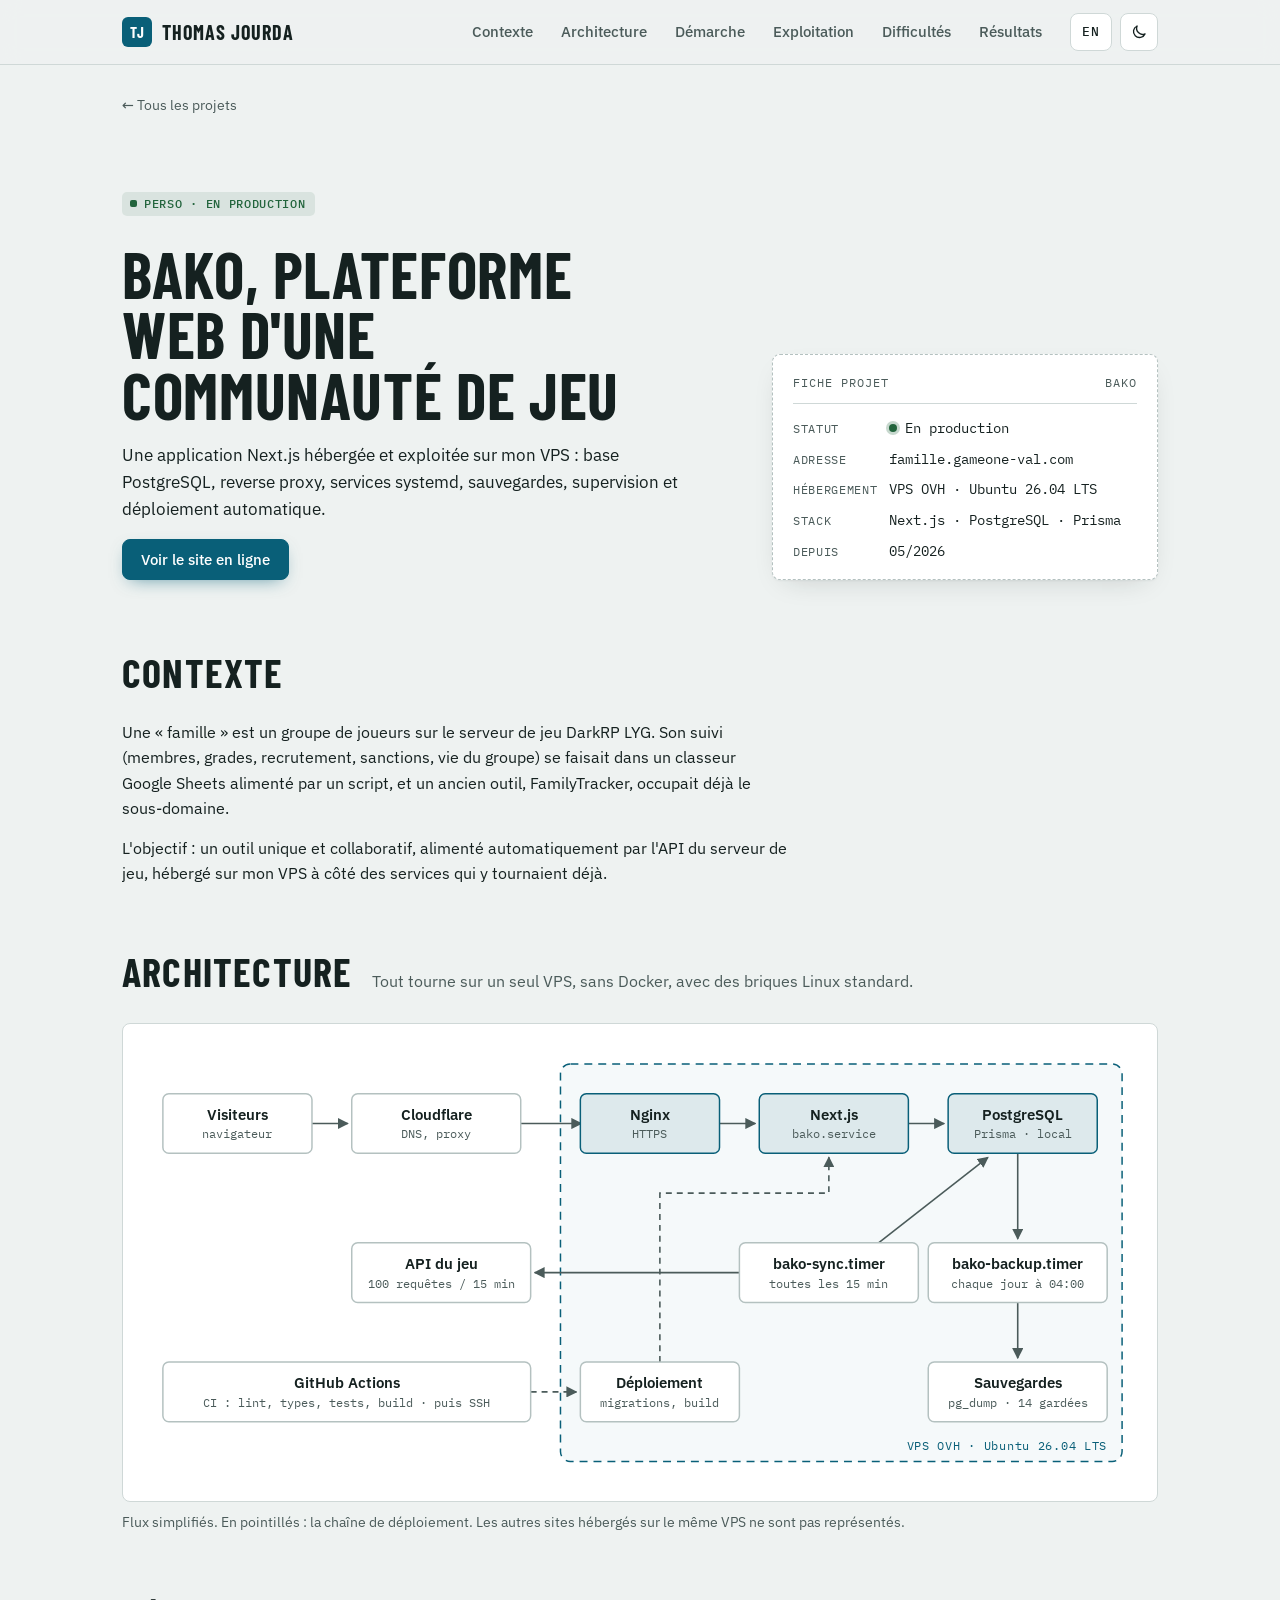
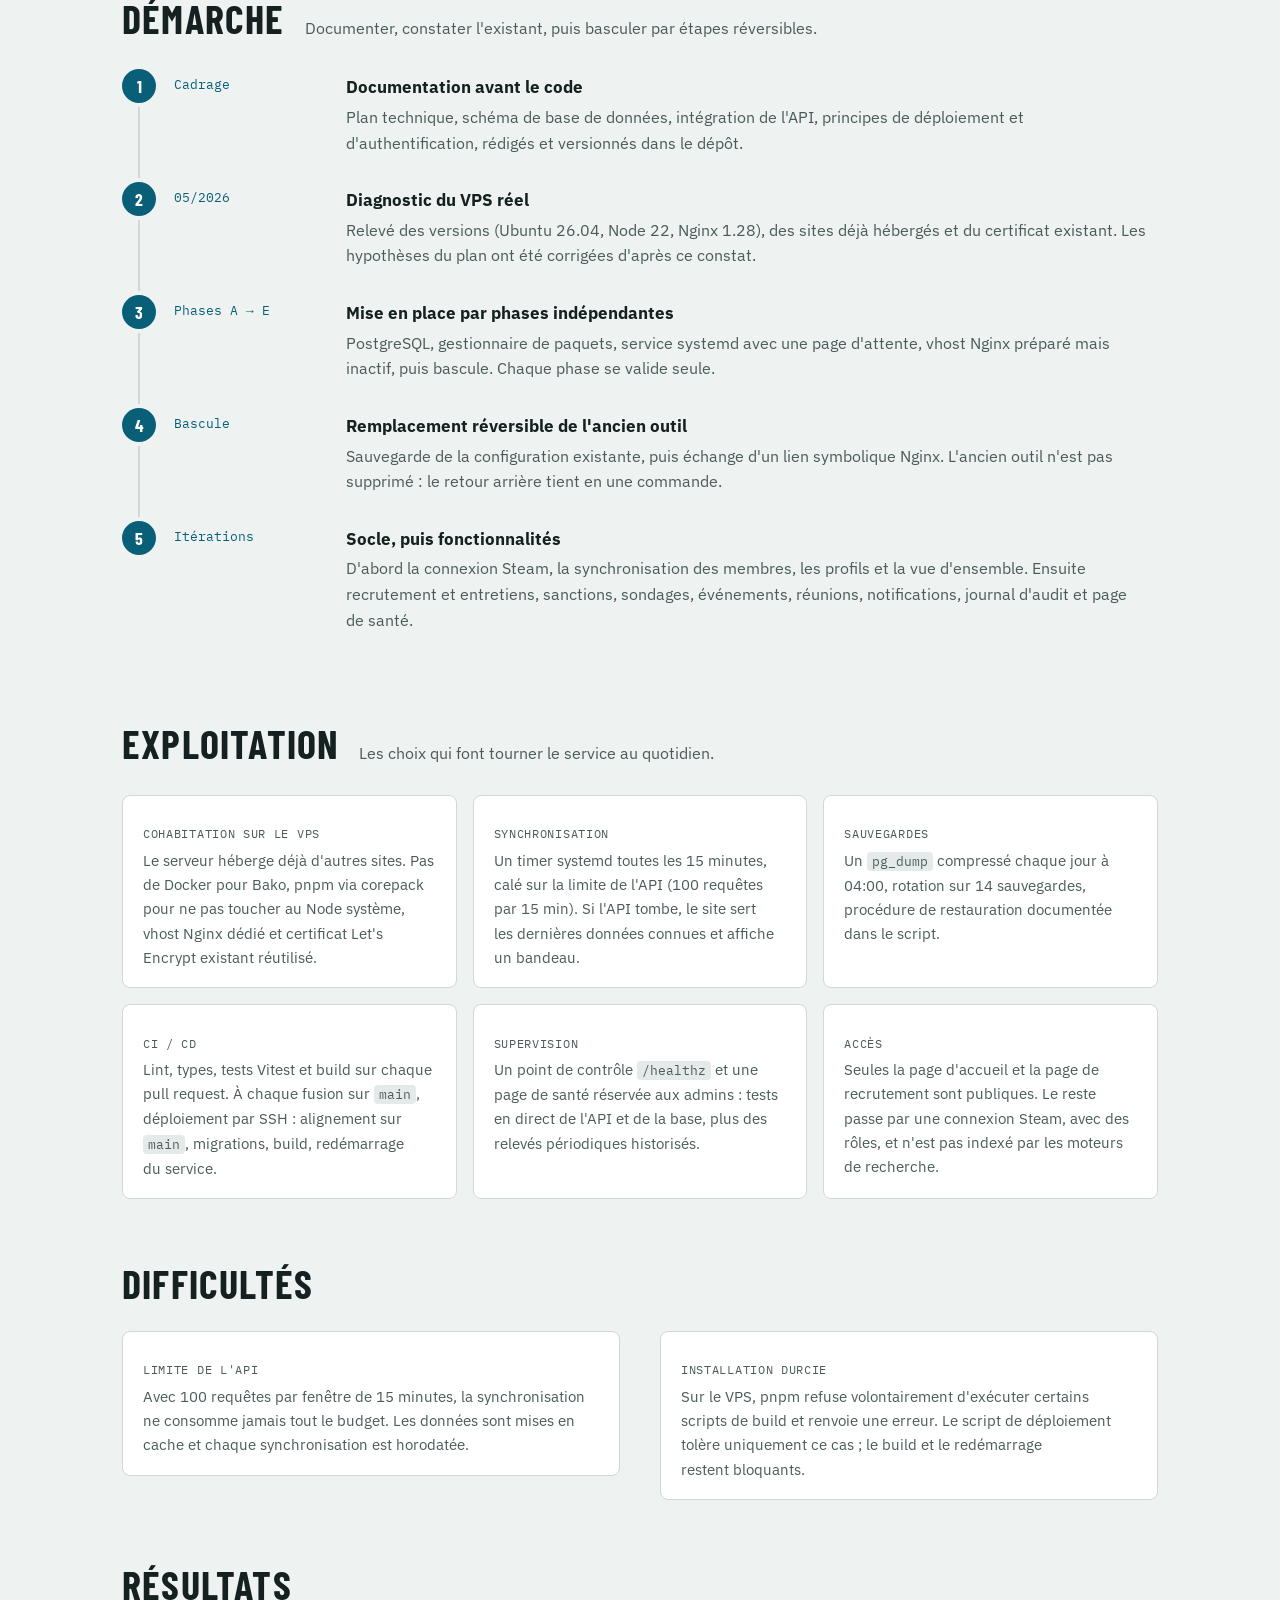
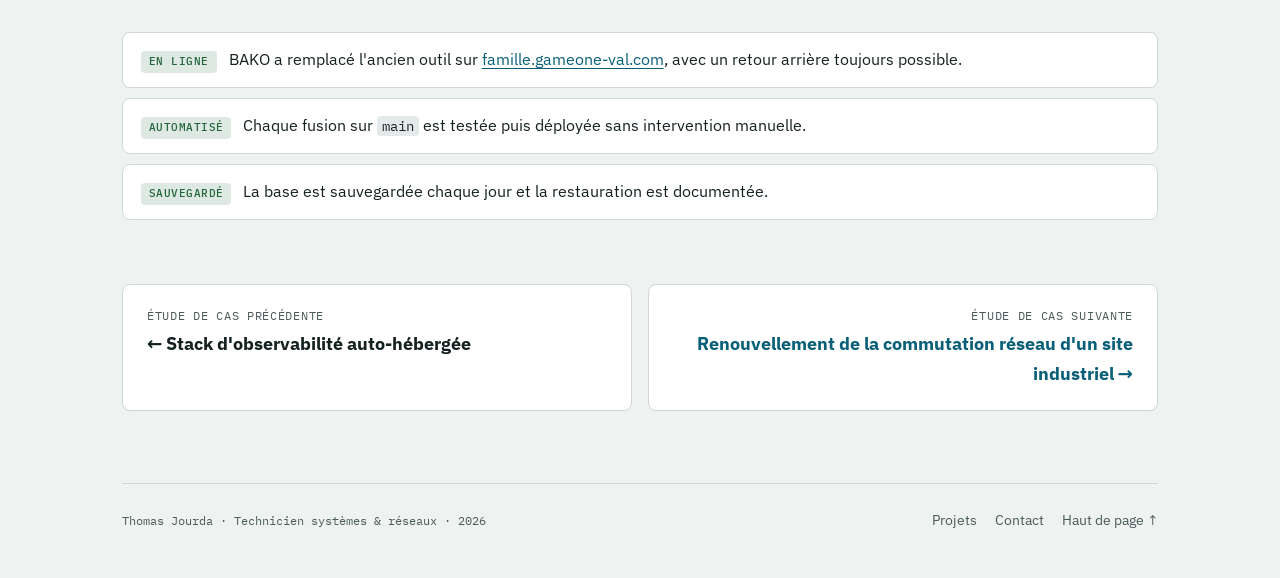
<file: projets/bako.html>
<!DOCTYPE html>
<html lang="fr">
<head>
<meta charset="UTF-8">
<meta name="viewport" content="width=device-width, initial-scale=1.0, viewport-fit=cover">
<title>BAKO · Thomas Jourda</title>
<meta name="description" content="Étude de cas : une application Next.js hébergée et exploitée sur un VPS OVH, de la base PostgreSQL au déploiement automatique.">
<link rel="canonical" href="https://thomas642.github.io/Portfolio/projets/bako.html">
<link rel="alternate" hreflang="fr" href="https://thomas642.github.io/Portfolio/projets/bako.html">
<link rel="alternate" hreflang="en" href="https://thomas642.github.io/Portfolio/en/projects/bako.html">
<link rel="alternate" hreflang="x-default" href="https://thomas642.github.io/Portfolio/projets/bako.html">
<meta property="og:type" content="article">
<meta property="og:locale" content="fr_FR">
<meta property="og:site_name" content="Thomas Jourda">
<meta property="og:title" content="BAKO, plateforme web d'une communauté de jeu">
<meta property="og:description" content="Next.js, PostgreSQL, Nginx, systemd et GitHub Actions sur un VPS OVH. Étude de cas de Thomas Jourda.">
<meta property="og:url" content="https://thomas642.github.io/Portfolio/projets/bako.html">
<meta property="og:image" content="https://thomas642.github.io/Portfolio/assets/og/bako.png">
<meta property="og:image:width" content="1200">
<meta property="og:image:height" content="630">
<meta property="og:image:alt" content="Étude de cas de Thomas Jourda : BAKO, plateforme web d'une communauté de jeu">
<meta name="twitter:card" content="summary_large_image">
<link rel="preload" href="../assets/fonts/barlow-condensed-700-latin.woff2" as="font" type="font/woff2" crossorigin>
<link rel="preload" href="../assets/fonts/ibm-plex-sans-latin.woff2" as="font" type="font/woff2" crossorigin>
<meta name="theme-color" content="#eef2f1" media="(prefers-color-scheme: light)">
<meta name="theme-color" content="#0f1618" media="(prefers-color-scheme: dark)">
<!-- Thème choisi appliqué avant le premier affichage (évite un flash de l'autre thème) -->
<script>try{var t=localStorage.getItem("theme");if(t==="light"||t==="dark")document.documentElement.dataset.theme=t}catch(e){}</script>
<link rel="stylesheet" href="../assets/style.css?v=20261125d">
<link rel="icon" href="../assets/favicon.svg" type="image/svg+xml">
<link rel="apple-touch-icon" href="../assets/apple-touch-icon.png">
</head>
<body>
<!-- BODY:START -->
<a class="skip" href="#contexte">Aller au contenu</a>
<header class="topbar">
  <div class="wrap topbar-inner">
    <a class="brand" href="../index.html" aria-label="Thomas Jourda, accueil du portfolio"><span class="mono-tag" aria-hidden="true">TJ</span>Thomas Jourda</a>
    <nav class="mainnav" aria-label="Sections">
      <a href="#contexte">Contexte</a>
      <a href="#architecture">Architecture</a>
      <a href="#demarche">Démarche</a>
      <a href="#exploitation">Exploitation</a>
      <a href="#difficultes">Difficultés</a>
      <a href="#resultats">Résultats</a>
    </nav>
    <div class="top-actions">
      <a class="lang-switch" href="../en/projects/bako.html" hreflang="en" lang="en" aria-label="English version">EN</a>
      <button id="theme-toggle" class="icon-btn" type="button" aria-label="Passer en thème sombre">
      <svg class="i-moon" viewBox="0 0 24 24" aria-hidden="true"><path d="M20 14.5A8 8 0 0 1 9.5 4a8 8 0 1 0 10.5 10.5Z" fill="none" stroke="currentColor" stroke-width="1.8" stroke-linejoin="round"/></svg>
      <svg class="i-sun" viewBox="0 0 24 24" aria-hidden="true"><circle cx="12" cy="12" r="4" fill="none" stroke="currentColor" stroke-width="1.8"/><path d="M12 2.5v2.5M12 19v2.5M2.5 12H5M19 12h2.5M5.3 5.3l1.8 1.8M16.9 16.9l1.8 1.8M5.3 18.7l1.8-1.8M16.9 7.1l1.8-1.8" stroke="currentColor" stroke-width="1.8" stroke-linecap="round"/></svg>
      </button>
    </div>
  </div>
  <div class="progress" aria-hidden="true"><span id="progress-bar"></span></div>
</header>

<main id="top" class="wrap case">

  <nav class="crumbs" aria-label="Fil d'Ariane">
    <a href="../index.html#projets">← Tous les projets</a>
  </nav>
  <section class="case-hero">
    <div>
      <p class="kind perso">Perso · en production</p>
      <h1>BAKO, plateforme web d'une communauté de jeu</h1>
      <p class="lead">
        Une application Next.js hébergée et exploitée sur mon VPS : base PostgreSQL, reverse proxy,
        services systemd, sauvegardes, supervision et déploiement automatique.
      </p>
      <div class="cta">
        <a class="btn primary" href="https://famille.gameone-val.com" target="_blank" rel="noopener">Voir le site en ligne<span class="sr-only"> (s'ouvre dans un nouvel onglet)</span></a>
      </div>
    </div>
    <aside class="asset-tag" aria-label="Fiche du projet">
      <p class="tag-head"><span>FICHE PROJET</span><span>BAKO</span></p>
      <dl>
        <div><dt>Statut</dt><dd><span class="state ok"></span>En production</dd></div>
        <div><dt>Adresse</dt><dd>famille.gameone-val.com</dd></div>
        <div><dt>Hébergement</dt><dd>VPS OVH · Ubuntu 26.04 LTS</dd></div>
        <div><dt>Stack</dt><dd>Next.js · PostgreSQL · Prisma</dd></div>
        <div><dt>Depuis</dt><dd>05/2026</dd></div>
      </dl>
    </aside>
  </section>

  <section id="contexte">
    <div class="section-head"><h2>Contexte</h2></div>
    <div class="prose">
      <p>
        Une « famille » est un groupe de joueurs sur le serveur de jeu DarkRP LYG. Son suivi (membres,
        grades, recrutement, sanctions, vie du groupe) se faisait dans un classeur Google Sheets alimenté
        par un script, et un ancien outil, FamilyTracker, occupait déjà le sous-domaine.
      </p>
      <p>
        L'objectif : un outil unique et collaboratif, alimenté automatiquement par l'API du serveur de jeu,
        hébergé sur mon VPS à côté des services qui y tournaient déjà.
      </p>
    </div>
  </section>

  <section id="architecture">
    <div class="section-head">
      <h2>Architecture</h2>
      <p class="section-intro">Tout tourne sur un seul VPS, sans Docker, avec des briques Linux standard.</p>
    </div>
    <figure class="diagram">
      <div class="diagram-scroll" tabindex="0">
        <svg viewBox="0 0 1000 440" role="img" aria-labelledby="bako-title bako-desc">
          <title id="bako-title">Architecture de BAKO</title>
          <desc id="bako-desc">Les visiteurs passent par Cloudflare puis par Nginx en HTTPS sur le VPS, qui transmet à l'application Next.js, elle-même reliée à PostgreSQL. Un timer systemd synchronise toutes les 15 minutes les membres depuis l'API du serveur de jeu vers la base. Un second timer sauvegarde la base chaque jour. GitHub Actions déploie le code sur le VPS par SSH.</desc>
          <defs>
            <marker id="arrow" viewBox="0 0 10 10" refX="9" refY="5" markerWidth="7" markerHeight="7" orient="auto-start-reverse">
              <path class="dg-arrow" fill="#4b5b5a" d="M0 0 L10 5 L0 10 z"/>
            </marker>
          </defs>

          <!-- Périmètre VPS -->
          <rect class="dg-group" fill="none" stroke="#0b6e8a" stroke-width="1.5" stroke-dasharray="8 6" x="420" y="20" width="565" height="400" rx="10"/>
          <text class="dg-group-label" fill="#0b6e8a" font-size="12" x="970" y="408" text-anchor="end">VPS OVH · Ubuntu 26.04 LTS</text>

          <!-- Flux -->
          <line class="dg-link" fill="none" stroke="#4b5b5a" stroke-width="1.6" x1="170" y1="80" x2="206" y2="80" marker-end="url(#arrow)"/>
          <line class="dg-link" fill="none" stroke="#4b5b5a" stroke-width="1.6" x1="380" y1="80" x2="441" y2="80" marker-end="url(#arrow)"/>
          <line class="dg-link" fill="none" stroke="#4b5b5a" stroke-width="1.6" x1="580" y1="80" x2="616" y2="80" marker-end="url(#arrow)"/>
          <line class="dg-link" fill="none" stroke="#4b5b5a" stroke-width="1.6" x1="770" y1="80" x2="806" y2="80" marker-end="url(#arrow)"/>
          <path class="dg-link" fill="none" stroke="#4b5b5a" stroke-width="1.6" d="M600 230 H394" marker-end="url(#arrow)"/>
          <path class="dg-link" fill="none" stroke="#4b5b5a" stroke-width="1.6" d="M740 200 L850 114" marker-end="url(#arrow)"/>
          <line class="dg-link" fill="none" stroke="#4b5b5a" stroke-width="1.6" x1="880" y1="110" x2="880" y2="196" marker-end="url(#arrow)"/>
          <line class="dg-link" fill="none" stroke="#4b5b5a" stroke-width="1.6" x1="880" y1="260" x2="880" y2="316" marker-end="url(#arrow)"/>
          <line class="dg-link dg-deploy" fill="none" stroke="#4b5b5a" stroke-width="1.6" stroke-dasharray="6 5" x1="390" y1="350" x2="436" y2="350" marker-end="url(#arrow)"/>
          <path class="dg-link dg-deploy" fill="none" stroke="#4b5b5a" stroke-width="1.6" stroke-dasharray="6 5" d="M520 320 V150 H690 V114" marker-end="url(#arrow)"/>

          <!-- Hors VPS -->
          <g class="dg-box"><rect fill="#ffffff" stroke="#b4c1c0" stroke-width="1.5" x="20" y="50" width="150" height="60" rx="6"/><text fill="#152120" font-size="15" font-weight="600" x="95" y="76" text-anchor="middle">Visiteurs</text><text class="dg-sub" fill="#4b5b5a" font-size="12" x="95" y="95" text-anchor="middle">navigateur</text></g>
          <g class="dg-box"><rect fill="#ffffff" stroke="#b4c1c0" stroke-width="1.5" x="210" y="50" width="170" height="60" rx="6"/><text fill="#152120" font-size="15" font-weight="600" x="295" y="76" text-anchor="middle">Cloudflare</text><text class="dg-sub" fill="#4b5b5a" font-size="12" x="295" y="95" text-anchor="middle">DNS, proxy</text></g>
          <g class="dg-box"><rect fill="#ffffff" stroke="#b4c1c0" stroke-width="1.5" x="210" y="200" width="180" height="60" rx="6"/><text fill="#152120" font-size="15" font-weight="600" x="300" y="226" text-anchor="middle">API du jeu</text><text class="dg-sub" fill="#4b5b5a" font-size="12" x="300" y="245" text-anchor="middle">100 requêtes / 15 min</text></g>
          <g class="dg-box"><rect fill="#ffffff" stroke="#b4c1c0" stroke-width="1.5" x="20" y="320" width="370" height="60" rx="6"/><text fill="#152120" font-size="15" font-weight="600" x="205" y="346" text-anchor="middle">GitHub Actions</text><text class="dg-sub" fill="#4b5b5a" font-size="12" x="205" y="365" text-anchor="middle">CI : lint, types, tests, build · puis SSH</text></g>

          <!-- Dans le VPS -->
          <g class="dg-core"><rect fill="#dcebef" stroke="#0b6e8a" stroke-width="1.5" x="440" y="50" width="140" height="60" rx="6"/><text fill="#152120" font-size="15" font-weight="600" x="510" y="76" text-anchor="middle">Nginx</text><text class="dg-sub" fill="#4b5b5a" font-size="12" x="510" y="95" text-anchor="middle">HTTPS</text></g>
          <g class="dg-core"><rect fill="#dcebef" stroke="#0b6e8a" stroke-width="1.5" x="620" y="50" width="150" height="60" rx="6"/><text fill="#152120" font-size="15" font-weight="600" x="695" y="76" text-anchor="middle">Next.js</text><text class="dg-sub" fill="#4b5b5a" font-size="12" x="695" y="95" text-anchor="middle">bako.service</text></g>
          <g class="dg-core"><rect fill="#dcebef" stroke="#0b6e8a" stroke-width="1.5" x="810" y="50" width="150" height="60" rx="6"/><text fill="#152120" font-size="15" font-weight="600" x="885" y="76" text-anchor="middle">PostgreSQL</text><text class="dg-sub" fill="#4b5b5a" font-size="12" x="885" y="95" text-anchor="middle">Prisma · local</text></g>
          <g class="dg-box"><rect fill="#ffffff" stroke="#b4c1c0" stroke-width="1.5" x="600" y="200" width="180" height="60" rx="6"/><text fill="#152120" font-size="15" font-weight="600" x="690" y="226" text-anchor="middle">bako-sync.timer</text><text class="dg-sub" fill="#4b5b5a" font-size="12" x="690" y="245" text-anchor="middle">toutes les 15 min</text></g>
          <g class="dg-box"><rect fill="#ffffff" stroke="#b4c1c0" stroke-width="1.5" x="790" y="200" width="180" height="60" rx="6"/><text fill="#152120" font-size="15" font-weight="600" x="880" y="226" text-anchor="middle">bako-backup.timer</text><text class="dg-sub" fill="#4b5b5a" font-size="12" x="880" y="245" text-anchor="middle">chaque jour à 04:00</text></g>
          <g class="dg-box"><rect fill="#ffffff" stroke="#b4c1c0" stroke-width="1.5" x="790" y="320" width="180" height="60" rx="6"/><text fill="#152120" font-size="15" font-weight="600" x="880" y="346" text-anchor="middle">Sauvegardes</text><text class="dg-sub" fill="#4b5b5a" font-size="12" x="880" y="365" text-anchor="middle">pg_dump · 14 gardées</text></g>
          <g class="dg-box"><rect fill="#ffffff" stroke="#b4c1c0" stroke-width="1.5" x="440" y="320" width="160" height="60" rx="6"/><text fill="#152120" font-size="15" font-weight="600" x="520" y="346" text-anchor="middle">Déploiement</text><text class="dg-sub" fill="#4b5b5a" font-size="12" x="520" y="365" text-anchor="middle">migrations, build</text></g>
        </svg>
      </div>
      <figcaption>Flux simplifiés. En pointillés : la chaîne de déploiement. Les autres sites hébergés sur le même VPS ne sont pas représentés.</figcaption>
    </figure>
  </section>

  <section id="demarche">
    <div class="section-head">
      <h2>Démarche</h2>
      <p class="section-intro">Documenter, constater l'existant, puis basculer par étapes réversibles.</p>
    </div>
    <ol class="steps">
      <li>
        <time>Cadrage</time>
        <div><h3>Documentation avant le code</h3><p>Plan technique, schéma de base de données, intégration de l'API, principes de déploiement et d'authentification, rédigés et versionnés dans le dépôt.</p></div>
      </li>
      <li>
        <time>05/2026</time>
        <div><h3>Diagnostic du VPS réel</h3><p>Relevé des versions (Ubuntu 26.04, Node 22, Nginx 1.28), des sites déjà hébergés et du certificat existant. Les hypothèses du plan ont été corrigées d'après ce constat.</p></div>
      </li>
      <li>
        <time>Phases A → E</time>
        <div><h3>Mise en place par phases indépendantes</h3><p>PostgreSQL, gestionnaire de paquets, service systemd avec une page d'attente, vhost Nginx préparé mais inactif, puis bascule. Chaque phase se valide seule.</p></div>
      </li>
      <li>
        <time>Bascule</time>
        <div><h3>Remplacement réversible de l'ancien outil</h3><p>Sauvegarde de la configuration existante, puis échange d'un lien symbolique Nginx. L'ancien outil n'est pas supprimé : le retour arrière tient en une commande.</p></div>
      </li>
      <li>
        <time>Itérations</time>
        <div><h3>Socle, puis fonctionnalités</h3><p>D'abord la connexion Steam, la synchronisation des membres, les profils et la vue d'ensemble. Ensuite recrutement et entretiens, sanctions, sondages, événements, réunions, notifications, journal d'audit et page de santé.</p></div>
      </li>
    </ol>
  </section>

  <section id="exploitation">
    <div class="section-head">
      <h2>Exploitation</h2>
      <p class="section-intro">Les choix qui font tourner le service au quotidien.</p>
    </div>
    <div class="feature-grid">
      <div class="callout">
        <p class="col-title">Cohabitation sur le VPS</p>
        <p>Le serveur héberge déjà d'autres sites. Pas de Docker pour Bako, pnpm via corepack pour ne pas toucher au Node système, vhost Nginx dédié et certificat Let's Encrypt existant réutilisé.</p>
      </div>
      <div class="callout">
        <p class="col-title">Synchronisation</p>
        <p>Un timer systemd toutes les 15 minutes, calé sur la limite de l'API (100 requêtes par 15 min). Si l'API tombe, le site sert les dernières données connues et affiche un bandeau.</p>
      </div>
      <div class="callout">
        <p class="col-title">Sauvegardes</p>
        <p>Un <code>pg_dump</code> compressé chaque jour à 04:00, rotation sur 14 sauvegardes, procédure de restauration documentée dans le script.</p>
      </div>
      <div class="callout">
        <p class="col-title">CI / CD</p>
        <p>Lint, types, tests Vitest et build sur chaque pull request. À chaque fusion sur <code>main</code>, déploiement par SSH : alignement sur <code>main</code>, migrations, build, redémarrage du service.</p>
      </div>
      <div class="callout">
        <p class="col-title">Supervision</p>
        <p>Un point de contrôle <code>/healthz</code> et une page de santé réservée aux admins : tests en direct de l'API et de la base, plus des relevés périodiques historisés.</p>
      </div>
      <div class="callout">
        <p class="col-title">Accès</p>
        <p>Seules la page d'accueil et la page de recrutement sont publiques. Le reste passe par une connexion Steam, avec des rôles, et n'est pas indexé par les moteurs de recherche.</p>
      </div>
    </div>
  </section>

  <section id="difficultes">
    <div class="section-head"><h2>Difficultés</h2></div>
    <div class="two-col">
      <div class="callout">
        <p class="col-title">Limite de l'API</p>
        <p>Avec 100 requêtes par fenêtre de 15 minutes, la synchronisation ne consomme jamais tout le budget. Les données sont mises en cache et chaque synchronisation est horodatée.</p>
      </div>
      <div class="callout">
        <p class="col-title">Installation durcie</p>
        <p>Sur le VPS, pnpm refuse volontairement d'exécuter certains scripts de build et renvoie une erreur. Le script de déploiement tolère uniquement ce cas ; le build et le redémarrage restent bloquants.</p>
      </div>
    </div>
  </section>

  <section id="resultats">
    <div class="section-head"><h2>Résultats</h2></div>
    <ul class="result-list">
      <li><span class="badge ok">En ligne</span> BAKO a remplacé l'ancien outil sur <a href="https://famille.gameone-val.com" target="_blank" rel="noopener">famille.gameone-val.com<span class="sr-only"> (s'ouvre dans un nouvel onglet)</span></a>, avec un retour arrière toujours possible.</li>
      <li><span class="badge ok">Automatisé</span> Chaque fusion sur <code>main</code> est testée puis déployée sans intervention manuelle.</li>
      <li><span class="badge ok">Sauvegardé</span> La base est sauvegardée chaque jour et la restauration est documentée.</li>
    </ul>
  </section>

  <nav class="next-case pager" aria-label="Autres études de cas">
    <a class="prev" href="observabilite.html">
      <span>Étude de cas précédente</span>
      <strong>← Stack d'observabilité auto-hébergée</strong>
    </a>
    <a class="next" href="leon.html">
      <span>Étude de cas suivante</span>
      <strong>Renouvellement de la commutation réseau d'un site industriel →</strong>
    </a>
  </nav>

</main>

<footer class="wrap">
  <div class="footer-inner">
    <p>Thomas Jourda · Technicien systèmes &amp; réseaux · 2026</p>
    <nav aria-label="Pied de page">
      <a href="../index.html#projets">Projets</a>
      <a href="../index.html#contact">Contact</a>
      <a href="#top">Haut de page ↑</a>
    </nav>
  </div>
</footer>

<a id="to-top" class="to-top" href="#top" aria-label="Revenir en haut de la page" hidden>
  <svg viewBox="0 0 24 24" aria-hidden="true"><path d="M12 19V5M5.5 11.5 12 5l6.5 6.5" fill="none" stroke="currentColor" stroke-width="2" stroke-linecap="round" stroke-linejoin="round"/></svg>
</a>
<!-- BODY:END -->
<script src="../assets/main.js?v=20261125d"></script>
</body>
</html>
</file>
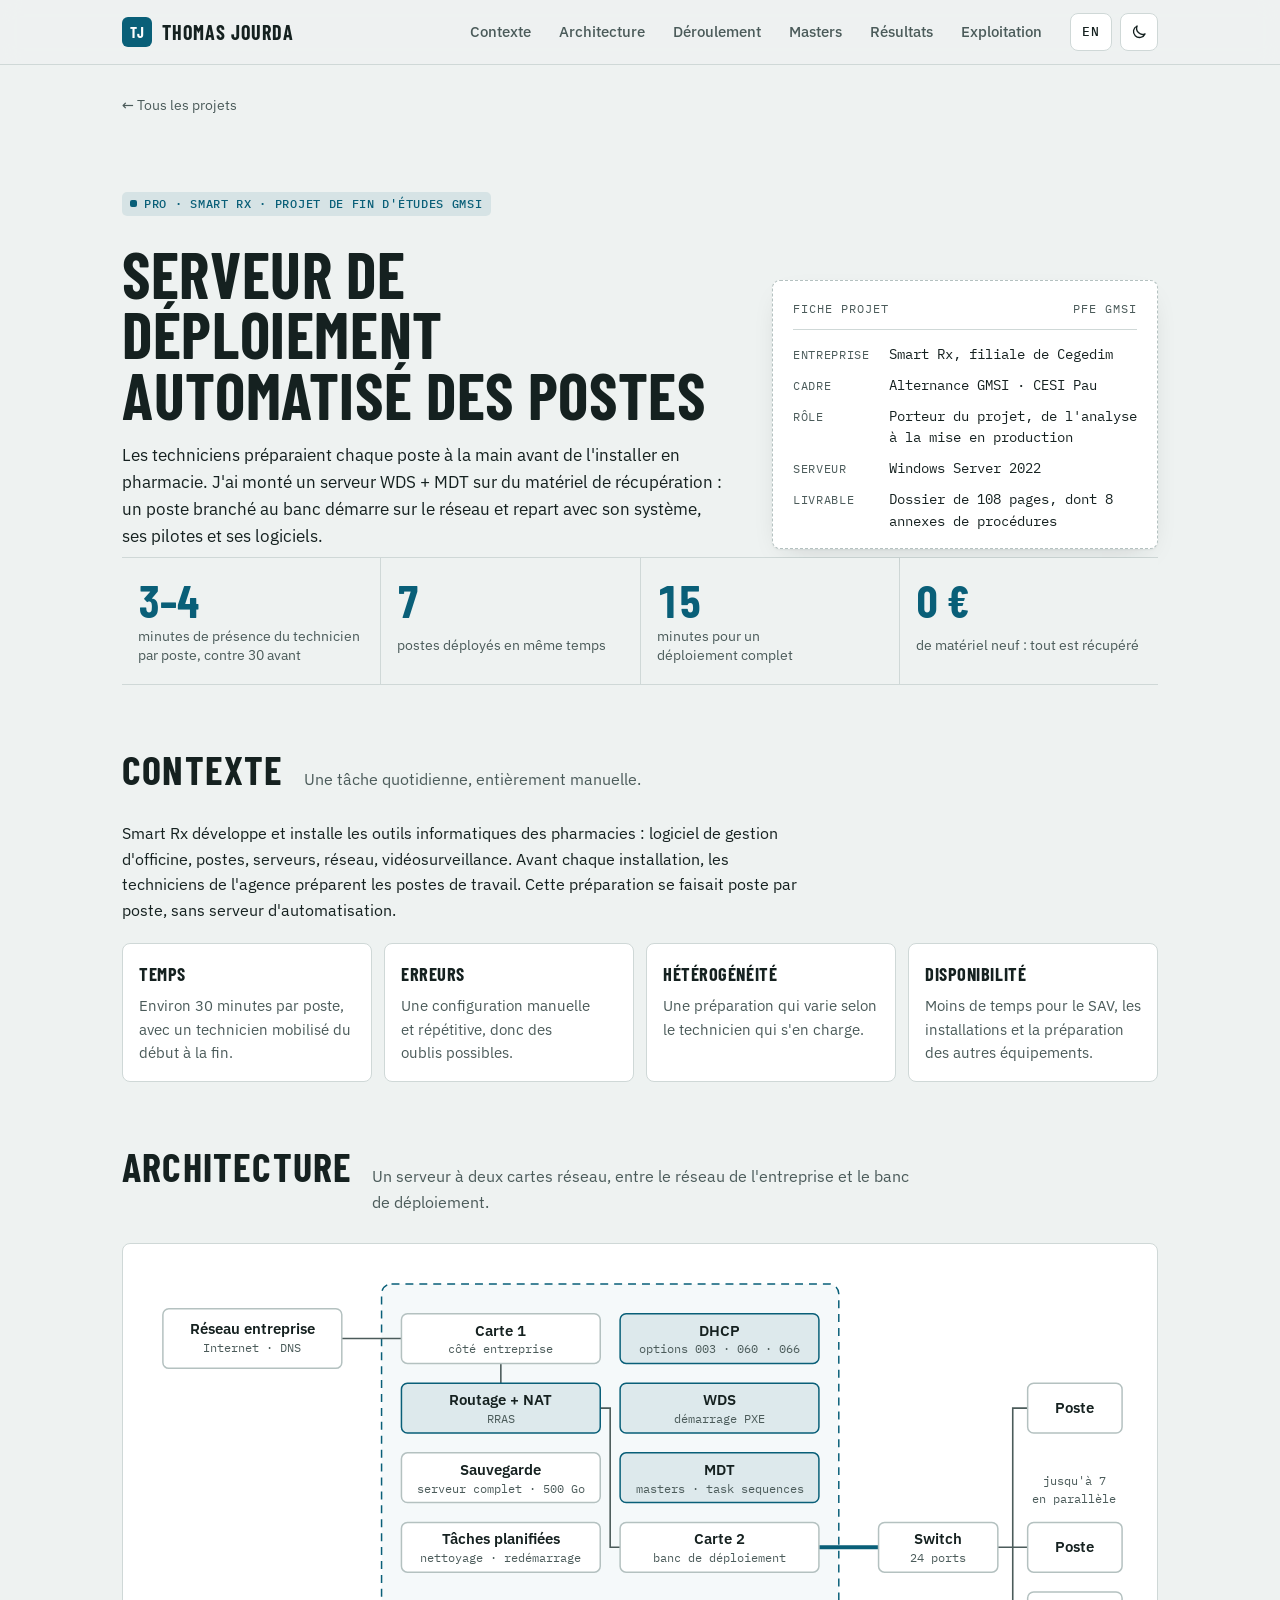
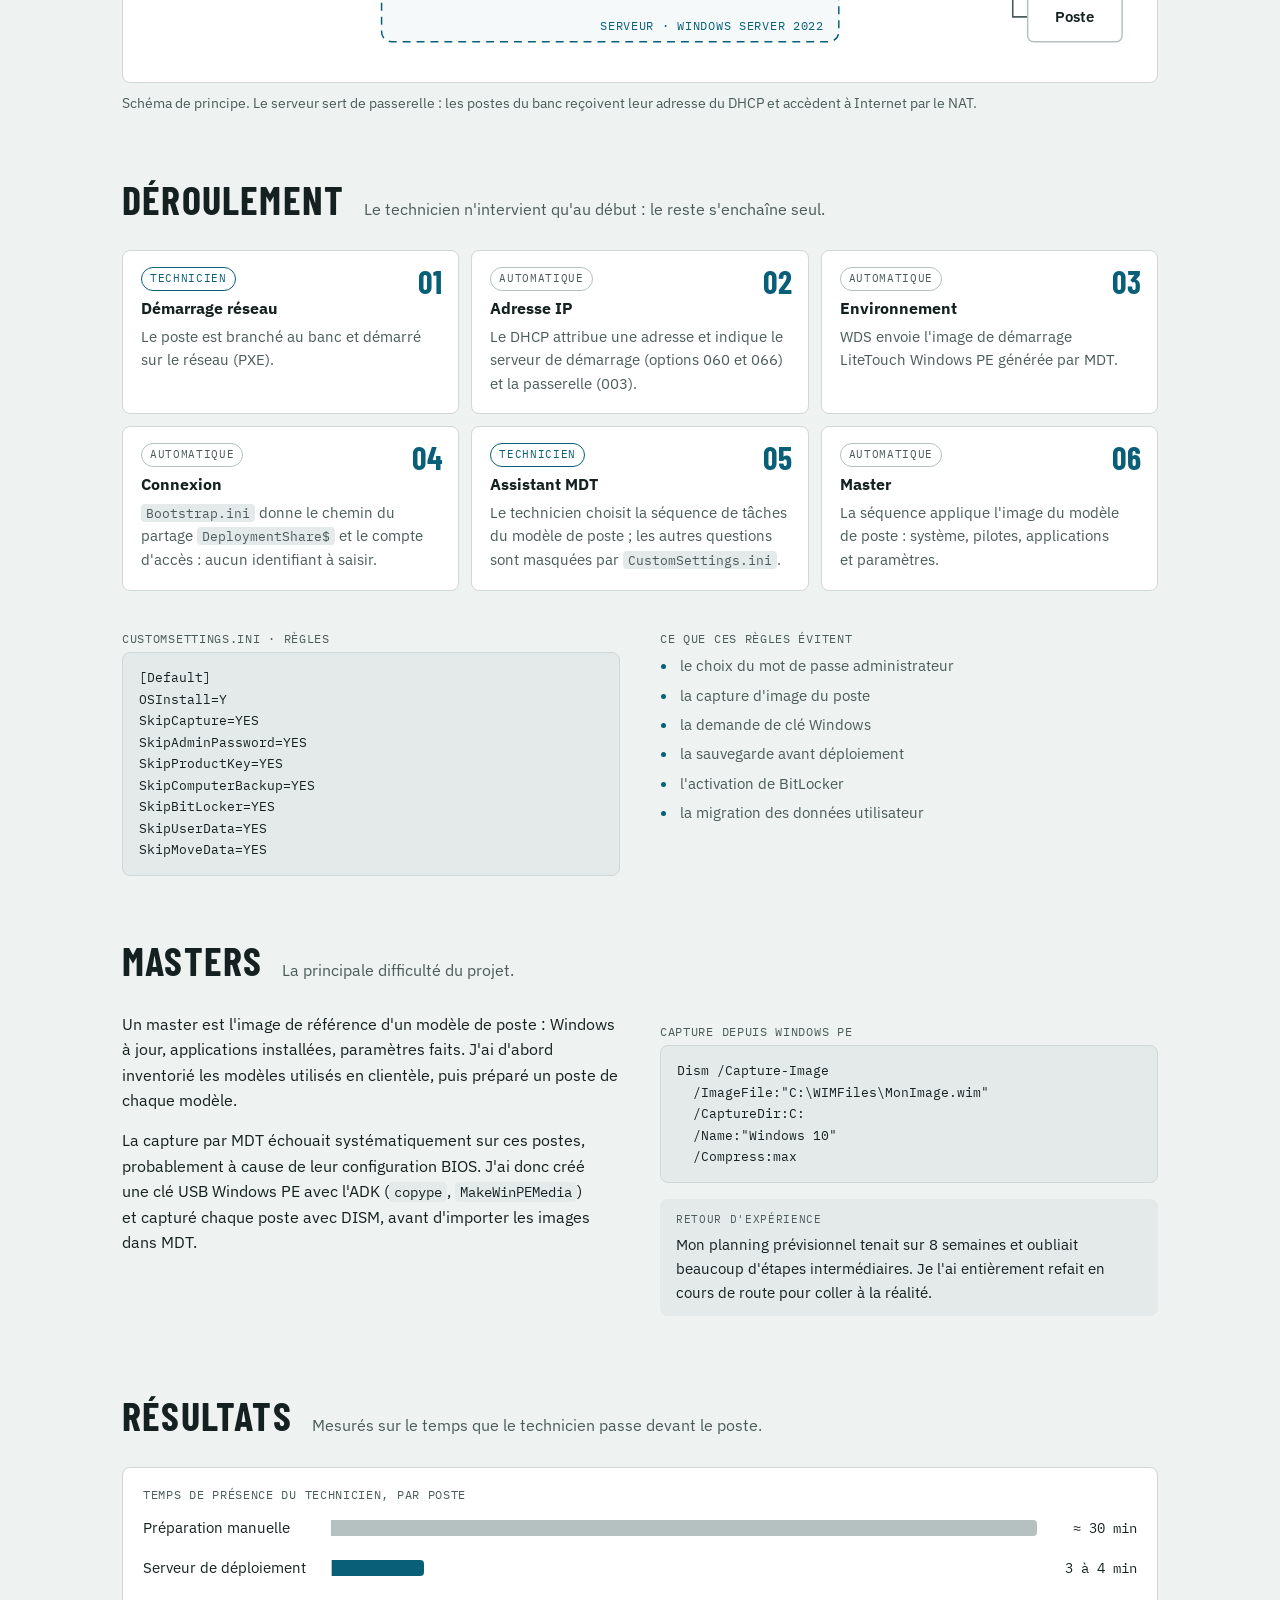
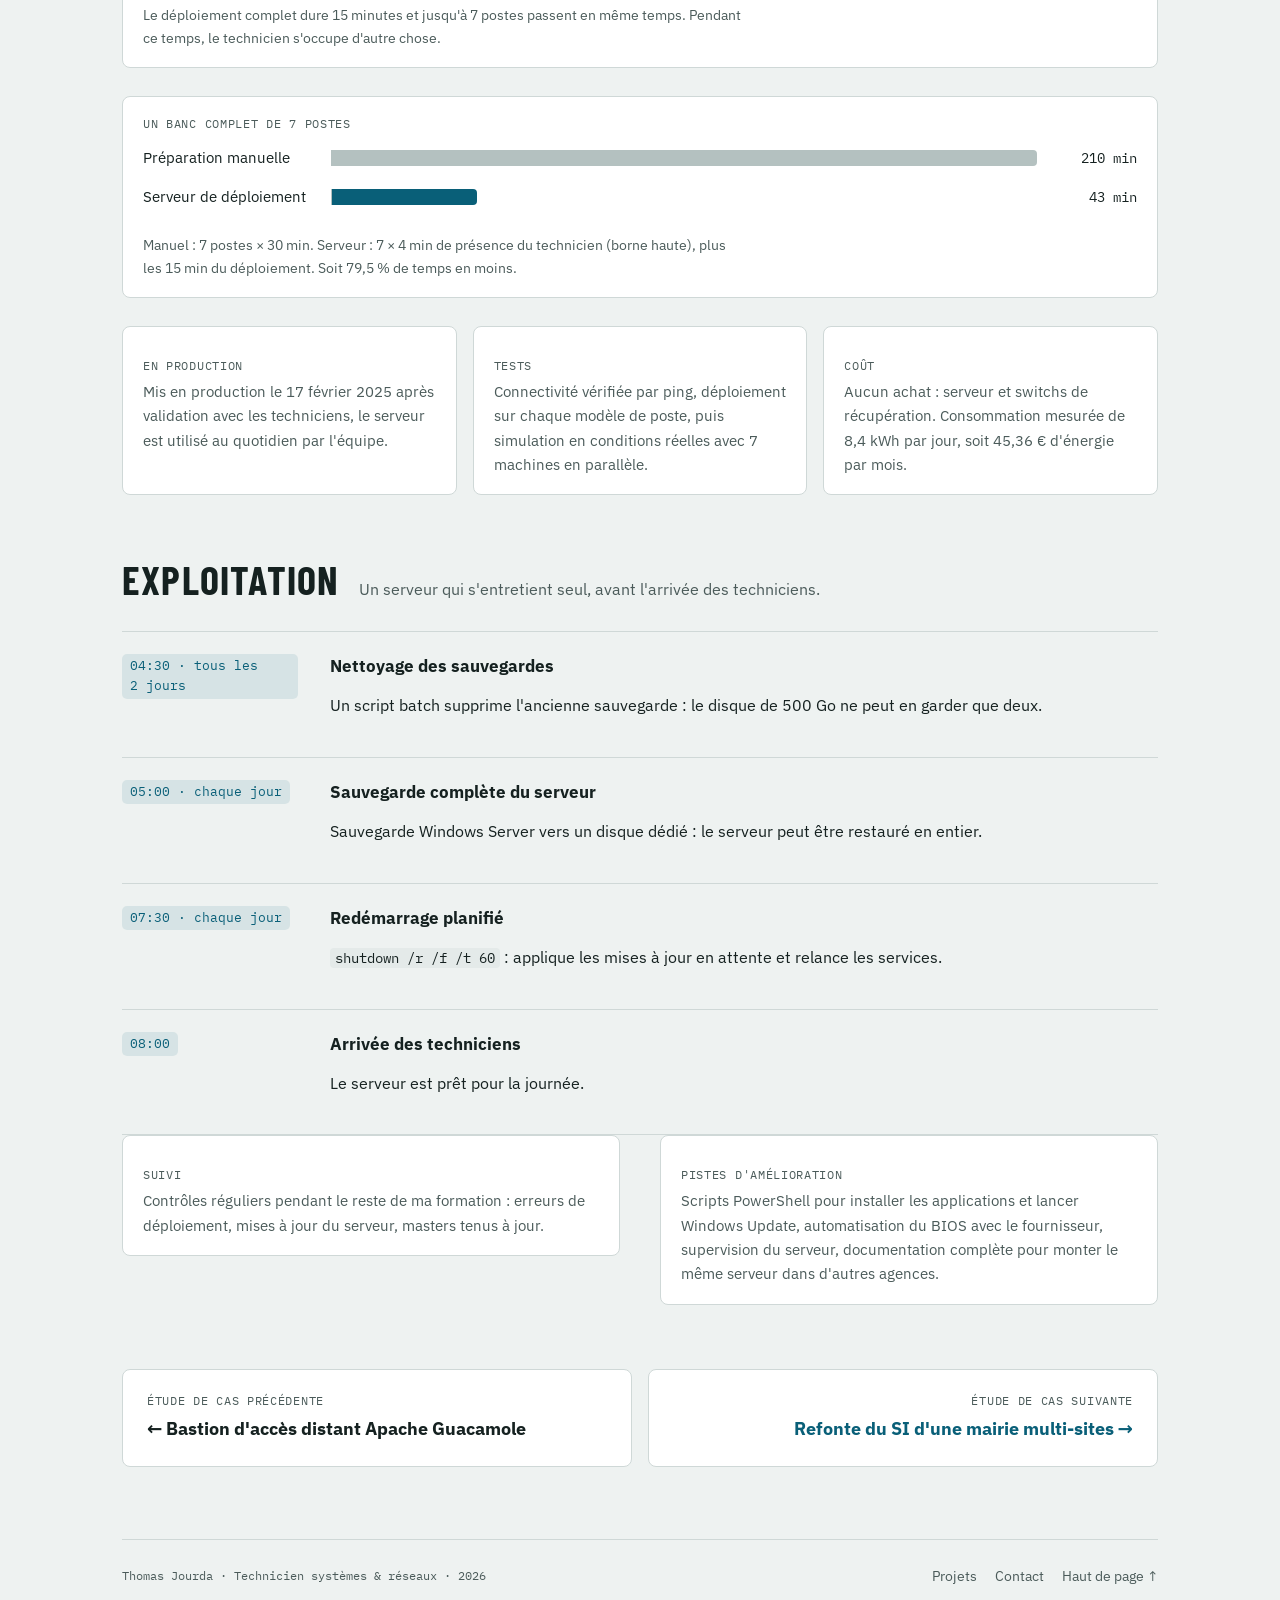
<file: projets/deploiement.html>
<!DOCTYPE html>
<html lang="fr">
<head>
<meta charset="UTF-8">
<meta name="viewport" content="width=device-width, initial-scale=1.0, viewport-fit=cover">
<title>Serveur de déploiement des postes · Thomas Jourda</title>
<meta name="description" content="Étude de cas : un serveur WDS + MDT sous Windows Server 2022 qui automatise la préparation des postes chez Smart Rx, de 30 à 3-4 minutes de technicien par poste.">
<link rel="canonical" href="https://thomas642.github.io/Portfolio/projets/deploiement.html">
<link rel="alternate" hreflang="fr" href="https://thomas642.github.io/Portfolio/projets/deploiement.html">
<link rel="alternate" hreflang="en" href="https://thomas642.github.io/Portfolio/en/projects/deployment.html">
<link rel="alternate" hreflang="x-default" href="https://thomas642.github.io/Portfolio/projets/deploiement.html">
<meta property="og:type" content="article">
<meta property="og:locale" content="fr_FR">
<meta property="og:site_name" content="Thomas Jourda">
<meta property="og:title" content="Serveur de déploiement automatisé des postes">
<meta property="og:description" content="WDS, MDT, DHCP et NAT sur Windows Server 2022 : 7 postes déployés en parallèle. Étude de cas de Thomas Jourda.">
<meta property="og:url" content="https://thomas642.github.io/Portfolio/projets/deploiement.html">
<meta property="og:image" content="https://thomas642.github.io/Portfolio/assets/og/deploiement.png">
<meta property="og:image:width" content="1200">
<meta property="og:image:height" content="630">
<meta property="og:image:alt" content="Étude de cas de Thomas Jourda : Serveur de déploiement automatisé des postes">
<meta name="twitter:card" content="summary_large_image">
<link rel="preload" href="../assets/fonts/barlow-condensed-700-latin.woff2" as="font" type="font/woff2" crossorigin>
<link rel="preload" href="../assets/fonts/ibm-plex-sans-latin.woff2" as="font" type="font/woff2" crossorigin>
<meta name="theme-color" content="#eef2f1" media="(prefers-color-scheme: light)">
<meta name="theme-color" content="#0f1618" media="(prefers-color-scheme: dark)">
<!-- Thème choisi appliqué avant le premier affichage (évite un flash de l'autre thème) -->
<script>try{var t=localStorage.getItem("theme");if(t==="light"||t==="dark")document.documentElement.dataset.theme=t}catch(e){}</script>
<link rel="stylesheet" href="../assets/style.css?v=20261125d">
<link rel="icon" href="../assets/favicon.svg" type="image/svg+xml">
<link rel="apple-touch-icon" href="../assets/apple-touch-icon.png">
</head>
<body>
<!-- BODY:START -->
<a class="skip" href="#contexte">Aller au contenu</a>
<header class="topbar">
  <div class="wrap topbar-inner">
    <a class="brand" href="../index.html" aria-label="Thomas Jourda, accueil du portfolio"><span class="mono-tag" aria-hidden="true">TJ</span>Thomas Jourda</a>
    <nav class="mainnav" aria-label="Sections">
      <a href="#contexte">Contexte</a>
      <a href="#architecture">Architecture</a>
      <a href="#deroulement">Déroulement</a>
      <a href="#masters">Masters</a>
      <a href="#resultats">Résultats</a>
      <a href="#exploitation">Exploitation</a>
    </nav>
    <div class="top-actions">
      <a class="lang-switch" href="../en/projects/deployment.html" hreflang="en" lang="en" aria-label="English version">EN</a>
      <button id="theme-toggle" class="icon-btn" type="button" aria-label="Passer en thème sombre">
      <svg class="i-moon" viewBox="0 0 24 24" aria-hidden="true"><path d="M20 14.5A8 8 0 0 1 9.5 4a8 8 0 1 0 10.5 10.5Z" fill="none" stroke="currentColor" stroke-width="1.8" stroke-linejoin="round"/></svg>
      <svg class="i-sun" viewBox="0 0 24 24" aria-hidden="true"><circle cx="12" cy="12" r="4" fill="none" stroke="currentColor" stroke-width="1.8"/><path d="M12 2.5v2.5M12 19v2.5M2.5 12H5M19 12h2.5M5.3 5.3l1.8 1.8M16.9 16.9l1.8 1.8M5.3 18.7l1.8-1.8M16.9 7.1l1.8-1.8" stroke="currentColor" stroke-width="1.8" stroke-linecap="round"/></svg>
      </button>
    </div>
  </div>
  <div class="progress" aria-hidden="true"><span id="progress-bar"></span></div>
</header>

<main id="top" class="wrap case">

  <nav class="crumbs" aria-label="Fil d'Ariane">
    <a href="../index.html#projets">← Tous les projets</a>
  </nav>
  <section class="case-hero">
    <div>
      <p class="kind pro">Pro · Smart Rx · projet de fin d'études GMSI</p>
      <h1>Serveur de déploiement automatisé des postes</h1>
      <p class="lead">
        Les techniciens préparaient chaque poste à la main avant de l'installer en pharmacie.
        J'ai monté un serveur WDS + MDT sur du matériel de récupération : un poste branché au banc
        démarre sur le réseau et repart avec son système, ses pilotes et ses logiciels.
      </p>
    </div>
    <aside class="asset-tag" aria-label="Fiche du projet">
      <p class="tag-head"><span>FICHE PROJET</span><span>PFE GMSI</span></p>
      <dl>
        <div><dt>Entreprise</dt><dd>Smart Rx, filiale de Cegedim</dd></div>
        <div><dt>Cadre</dt><dd>Alternance GMSI · CESI Pau</dd></div>
        <div><dt>Rôle</dt><dd>Porteur du projet, de l'analyse à la mise en production</dd></div>
        <div><dt>Serveur</dt><dd>Windows Server 2022</dd></div>
        <div><dt>Livrable</dt><dd>Dossier de 108 pages, dont 8 annexes de procédures</dd></div>
      </dl>
    </aside>
  </section>

  <ul class="stats" aria-label="Chiffres clés">
    <li><strong>3–4</strong><span>minutes de présence du technicien par poste, contre 30 avant</span></li>
    <li><strong>7</strong><span>postes déployés en même temps</span></li>
    <li><strong>15</strong><span>minutes pour un déploiement complet</span></li>
    <li><strong>0 €</strong><span>de matériel neuf : tout est récupéré</span></li>
  </ul>

  <section id="contexte">
    <div class="section-head">
      <h2>Contexte</h2>
      <p class="section-intro">Une tâche quotidienne, entièrement manuelle.</p>
    </div>
    <div class="prose">
      <p>
        Smart Rx développe et installe les outils informatiques des pharmacies : logiciel de gestion d'officine,
        postes, serveurs, réseau, vidéosurveillance. Avant chaque installation, les techniciens de l'agence
        préparent les postes de travail. Cette préparation se faisait poste par poste, sans serveur d'automatisation.
      </p>
    </div>
    <ul class="issue-grid">
      <li><strong>Temps</strong><span>Environ 30 minutes par poste, avec un technicien mobilisé du début à la fin.</span></li>
      <li><strong>Erreurs</strong><span>Une configuration manuelle et répétitive, donc des oublis possibles.</span></li>
      <li><strong>Hétérogénéité</strong><span>Une préparation qui varie selon le technicien qui s'en charge.</span></li>
      <li><strong>Disponibilité</strong><span>Moins de temps pour le SAV, les installations et la préparation des autres équipements.</span></li>
    </ul>
  </section>

  <section id="architecture">
    <div class="section-head">
      <h2>Architecture</h2>
      <p class="section-intro">Un serveur à deux cartes réseau, entre le réseau de l'entreprise et le banc de déploiement.</p>
    </div>
    <figure class="diagram">
      <div class="diagram-scroll" tabindex="0">
        <svg viewBox="0 0 1000 400" role="img" aria-labelledby="dep-title dep-desc">
          <title id="dep-title">Architecture du serveur de déploiement</title>
          <desc id="dep-desc">Le serveur Windows Server 2022 a deux cartes réseau. La première est reliée au réseau de l'entreprise, qui fournit l'accès à Internet. Le routage et le NAT relient cette carte à la seconde, qui dessert le banc de déploiement par un switch 24 ports où se branchent jusqu'à sept postes. Le serveur héberge le DHCP avec les options PXE, WDS pour le démarrage réseau, MDT avec les masters et les séquences de tâches, ainsi que la sauvegarde et les tâches planifiées.</desc>
          <rect class="dg-group" fill="none" stroke="#0b6e8a" stroke-width="1.5" stroke-dasharray="8 6" x="240" y="20" width="460" height="360" rx="10"/>
          <text class="dg-group-label" fill="#0b6e8a" font-size="12" x="685" y="368" text-anchor="end">SERVEUR · WINDOWS SERVER 2022</text>

          <line class="dg-link" fill="none" stroke="#4b5b5a" stroke-width="1.6" x1="200" y1="75" x2="260" y2="75"/>
          <line class="dg-link" fill="none" stroke="#4b5b5a" stroke-width="1.6" x1="360" y1="100" x2="360" y2="120"/>
          <path class="dg-link" fill="none" stroke="#4b5b5a" stroke-width="1.6" d="M460 145 H470 V285 H480"/>
          <line class="dg-trunk" stroke="#0b6e8a" stroke-width="4" stroke-linecap="round" x1="680" y1="285" x2="740" y2="285"/>
          <path class="dg-link" fill="none" stroke="#4b5b5a" stroke-width="1.6" d="M860 285 H875 V145 H890 M875 285 H890 M875 285 V355 H890"/>

          <g class="dg-box"><rect fill="#ffffff" stroke="#b4c1c0" stroke-width="1.5" x="20" y="45" width="180" height="60" rx="6"/><text fill="#152120" font-size="15" font-weight="600" x="110" y="70" text-anchor="middle">Réseau entreprise</text><text class="dg-sub" fill="#4b5b5a" font-size="12" x="110" y="89" text-anchor="middle">Internet · DNS</text></g>

          <g class="dg-box"><rect fill="#ffffff" stroke="#b4c1c0" stroke-width="1.5" x="260" y="50" width="200" height="50" rx="6"/><text fill="#152120" font-size="15" font-weight="600" x="360" y="72" text-anchor="middle">Carte 1</text><text class="dg-sub" fill="#4b5b5a" font-size="12" x="360" y="90" text-anchor="middle">côté entreprise</text></g>
          <g class="dg-core"><rect fill="#dcebef" stroke="#0b6e8a" stroke-width="1.5" x="260" y="120" width="200" height="50" rx="6"/><text fill="#152120" font-size="15" font-weight="600" x="360" y="142" text-anchor="middle">Routage + NAT</text><text class="dg-sub" fill="#4b5b5a" font-size="12" x="360" y="160" text-anchor="middle">RRAS</text></g>
          <g class="dg-box"><rect fill="#ffffff" stroke="#b4c1c0" stroke-width="1.5" x="260" y="190" width="200" height="50" rx="6"/><text fill="#152120" font-size="15" font-weight="600" x="360" y="212" text-anchor="middle">Sauvegarde</text><text class="dg-sub" fill="#4b5b5a" font-size="12" x="360" y="230" text-anchor="middle">serveur complet · 500 Go</text></g>
          <g class="dg-box"><rect fill="#ffffff" stroke="#b4c1c0" stroke-width="1.5" x="260" y="260" width="200" height="50" rx="6"/><text fill="#152120" font-size="15" font-weight="600" x="360" y="282" text-anchor="middle">Tâches planifiées</text><text class="dg-sub" fill="#4b5b5a" font-size="12" x="360" y="300" text-anchor="middle">nettoyage · redémarrage</text></g>

          <g class="dg-core"><rect fill="#dcebef" stroke="#0b6e8a" stroke-width="1.5" x="480" y="50" width="200" height="50" rx="6"/><text fill="#152120" font-size="15" font-weight="600" x="580" y="72" text-anchor="middle">DHCP</text><text class="dg-sub" fill="#4b5b5a" font-size="12" x="580" y="90" text-anchor="middle">options 003 · 060 · 066</text></g>
          <g class="dg-core"><rect fill="#dcebef" stroke="#0b6e8a" stroke-width="1.5" x="480" y="120" width="200" height="50" rx="6"/><text fill="#152120" font-size="15" font-weight="600" x="580" y="142" text-anchor="middle">WDS</text><text class="dg-sub" fill="#4b5b5a" font-size="12" x="580" y="160" text-anchor="middle">démarrage PXE</text></g>
          <g class="dg-core"><rect fill="#dcebef" stroke="#0b6e8a" stroke-width="1.5" x="480" y="190" width="200" height="50" rx="6"/><text fill="#152120" font-size="15" font-weight="600" x="580" y="212" text-anchor="middle">MDT</text><text class="dg-sub" fill="#4b5b5a" font-size="12" x="580" y="230" text-anchor="middle">masters · task sequences</text></g>
          <g class="dg-box"><rect fill="#ffffff" stroke="#b4c1c0" stroke-width="1.5" x="480" y="260" width="200" height="50" rx="6"/><text fill="#152120" font-size="15" font-weight="600" x="580" y="282" text-anchor="middle">Carte 2</text><text class="dg-sub" fill="#4b5b5a" font-size="12" x="580" y="300" text-anchor="middle">banc de déploiement</text></g>

          <g class="dg-box"><rect fill="#ffffff" stroke="#b4c1c0" stroke-width="1.5" x="740" y="260" width="120" height="50" rx="6"/><text fill="#152120" font-size="15" font-weight="600" x="800" y="282" text-anchor="middle">Switch</text><text class="dg-sub" fill="#4b5b5a" font-size="12" x="800" y="300" text-anchor="middle">24 ports</text></g>
          <g class="dg-box"><rect fill="#ffffff" stroke="#b4c1c0" stroke-width="1.5" x="890" y="120" width="95" height="50" rx="6"/><text fill="#152120" font-size="15" font-weight="600" x="937" y="150" text-anchor="middle">Poste</text></g>
          <g class="dg-box"><rect fill="#ffffff" stroke="#b4c1c0" stroke-width="1.5" x="890" y="260" width="95" height="50" rx="6"/><text fill="#152120" font-size="15" font-weight="600" x="937" y="290" text-anchor="middle">Poste</text></g>
          <g class="dg-box"><rect fill="#ffffff" stroke="#b4c1c0" stroke-width="1.5" x="890" y="330" width="95" height="50" rx="6"/><text fill="#152120" font-size="15" font-weight="600" x="937" y="360" text-anchor="middle">Poste</text></g>
          <text class="dg-small" fill="#4b5b5a" font-size="12" x="937" y="222" text-anchor="middle">jusqu'à 7</text>
          <text class="dg-small" fill="#4b5b5a" font-size="12" x="937" y="240" text-anchor="middle">en parallèle</text>
        </svg>
      </div>
      <figcaption>Schéma de principe. Le serveur sert de passerelle : les postes du banc reçoivent leur adresse du DHCP et accèdent à Internet par le NAT.</figcaption>
    </figure>
  </section>

  <section id="deroulement">
    <div class="section-head">
      <h2>Déroulement</h2>
      <p class="section-intro">Le technicien n'intervient qu'au début : le reste s'enchaîne seul.</p>
    </div>
    <ol class="flow">
      <li><em class="who tech">Technicien</em><strong>Démarrage réseau</strong><span>Le poste est branché au banc et démarré sur le réseau (PXE).</span></li>
      <li><em class="who auto">Automatique</em><strong>Adresse IP</strong><span>Le DHCP attribue une adresse et indique le serveur de démarrage (options 060 et 066) et la passerelle (003).</span></li>
      <li><em class="who auto">Automatique</em><strong>Environnement</strong><span>WDS envoie l'image de démarrage LiteTouch Windows PE générée par MDT.</span></li>
      <li><em class="who auto">Automatique</em><strong>Connexion</strong><span><code>Bootstrap.ini</code> donne le chemin du partage <code>DeploymentShare$</code> et le compte d'accès : aucun identifiant à saisir.</span></li>
      <li><em class="who tech">Technicien</em><strong>Assistant MDT</strong><span>Le technicien choisit la séquence de tâches du modèle de poste ; les autres questions sont masquées par <code>CustomSettings.ini</code>.</span></li>
      <li><em class="who auto">Automatique</em><strong>Master</strong><span>La séquence applique l'image du modèle de poste : système, pilotes, applications et paramètres.</span></li>
    </ol>
    <div class="two-col config">
      <div>
        <p class="col-title">CustomSettings.ini · règles</p>
<pre class="code" tabindex="0"><code>[Default]
OSInstall=Y
SkipCapture=YES
SkipAdminPassword=YES
SkipProductKey=YES
SkipComputerBackup=YES
SkipBitLocker=YES
SkipUserData=YES
SkipMoveData=YES</code></pre>
      </div>
      <div>
        <p class="col-title">Ce que ces règles évitent</p>
        <ul class="points">
          <li>le choix du mot de passe administrateur</li>
          <li>la capture d'image du poste</li>
          <li>la demande de clé Windows</li>
          <li>la sauvegarde avant déploiement</li>
          <li>l'activation de BitLocker</li>
          <li>la migration des données utilisateur</li>
        </ul>
      </div>
    </div>
  </section>

  <section id="masters">
    <div class="section-head">
      <h2>Masters</h2>
      <p class="section-intro">La principale difficulté du projet.</p>
    </div>
    <div class="two-col">
      <div class="prose">
        <p>
          Un master est l'image de référence d'un modèle de poste : Windows à jour, applications installées, paramètres faits.
          J'ai d'abord inventorié les modèles utilisés en clientèle, puis préparé un poste de chaque modèle.
        </p>
        <p>
          La capture par MDT échouait systématiquement sur ces postes, probablement à cause de leur configuration BIOS.
          J'ai donc créé une clé USB Windows PE avec l'ADK (<code>copype</code>, <code>MakeWinPEMedia</code>) et capturé
          chaque poste avec DISM, avant d'importer les images dans MDT.
        </p>
      </div>
      <div>
        <p class="col-title">Capture depuis Windows PE</p>
<pre class="code" tabindex="0"><code>Dism /Capture-Image
  /ImageFile:"C:\WIMFiles\MonImage.wim"
  /CaptureDir:C:
  /Name:"Windows 10"
  /Compress:max</code></pre>
        <p class="lesson">
          <span>Retour d'expérience</span>
          Mon planning prévisionnel tenait sur 8 semaines et oubliait beaucoup d'étapes intermédiaires.
          Je l'ai entièrement refait en cours de route pour coller à la réalité.
        </p>
      </div>
    </div>
  </section>

  <section id="resultats">
    <div class="section-head">
      <h2>Résultats</h2>
      <p class="section-intro">Mesurés sur le temps que le technicien passe devant le poste.</p>
    </div>
    <figure class="compare">
      <figcaption class="col-title">Temps de présence du technicien, par poste</figcaption>
      <div class="bar-row">
        <span class="bar-label">Préparation manuelle</span>
        <span class="bar-track"><span class="bar muted" style="width:100%"></span></span>
        <span class="bar-val">≈ 30 min</span>
      </div>
      <div class="bar-row">
        <span class="bar-label">Serveur de déploiement</span>
        <span class="bar-track"><span class="bar" style="width:13%"></span></span>
        <span class="bar-val">3 à 4 min</span>
      </div>
      <p class="note">Le déploiement complet dure 15 minutes et jusqu'à 7 postes passent en même temps. Pendant ce temps, le technicien s'occupe d'autre chose.</p>
    </figure>
    <figure class="compare">
      <figcaption class="col-title">Un banc complet de 7 postes</figcaption>
      <div class="bar-row">
        <span class="bar-label">Préparation manuelle</span>
        <span class="bar-track"><span class="bar muted" style="width:100%"></span></span>
        <span class="bar-val">210 min</span>
      </div>
      <div class="bar-row">
        <span class="bar-label">Serveur de déploiement</span>
        <span class="bar-track"><span class="bar" style="width:20.5%"></span></span>
        <span class="bar-val">43 min</span>
      </div>
      <p class="note">Manuel : 7 postes × 30 min. Serveur : 7 × 4 min de présence du technicien (borne haute), plus les 15 min du déploiement. Soit 79,5 % de temps en moins.</p>
    </figure>
    <div class="feature-grid">
      <div class="callout">
        <p class="col-title">En production</p>
        <p>Mis en production le 17 février 2025 après validation avec les techniciens, le serveur est utilisé au quotidien par l'équipe.</p>
      </div>
      <div class="callout">
        <p class="col-title">Tests</p>
        <p>Connectivité vérifiée par ping, déploiement sur chaque modèle de poste, puis simulation en conditions réelles avec 7 machines en parallèle.</p>
      </div>
      <div class="callout">
        <p class="col-title">Coût</p>
        <p>Aucun achat : serveur et switchs de récupération. Consommation mesurée de 8,4 kWh par jour, soit 45,36 € d'énergie par mois.</p>
      </div>
    </div>
  </section>

  <section id="exploitation">
    <div class="section-head">
      <h2>Exploitation</h2>
      <p class="section-intro">Un serveur qui s'entretient seul, avant l'arrivée des techniciens.</p>
    </div>
    <ol class="timeline">
      <li><time>04:30 · tous les 2 jours</time><div><h3>Nettoyage des sauvegardes</h3><p>Un script batch supprime l'ancienne sauvegarde : le disque de 500 Go ne peut en garder que deux.</p></div></li>
      <li><time>05:00 · chaque jour</time><div><h3>Sauvegarde complète du serveur</h3><p>Sauvegarde Windows Server vers un disque dédié : le serveur peut être restauré en entier.</p></div></li>
      <li><time>07:30 · chaque jour</time><div><h3>Redémarrage planifié</h3><p><code>shutdown /r /f /t 60</code> : applique les mises à jour en attente et relance les services.</p></div></li>
      <li><time>08:00</time><div><h3>Arrivée des techniciens</h3><p>Le serveur est prêt pour la journée.</p></div></li>
    </ol>
    <div class="two-col">
      <div class="callout">
        <p class="col-title">Suivi</p>
        <p>Contrôles réguliers pendant le reste de ma formation : erreurs de déploiement, mises à jour du serveur, masters tenus à jour.</p>
      </div>
      <div class="callout">
        <p class="col-title">Pistes d'amélioration</p>
        <p>Scripts PowerShell pour installer les applications et lancer Windows Update, automatisation du BIOS avec le fournisseur, supervision du serveur, documentation complète pour monter le même serveur dans d'autres agences.</p>
      </div>
    </div>
  </section>

  <nav class="next-case pager" aria-label="Autres études de cas">
    <a class="prev" href="guacamole.html">
      <span>Étude de cas précédente</span>
      <strong>← Bastion d'accès distant Apache Guacamole</strong>
    </a>
    <a class="next" href="kernelac.html">
      <span>Étude de cas suivante</span>
      <strong>Refonte du SI d'une mairie multi-sites →</strong>
    </a>
  </nav>

</main>

<footer class="wrap">
  <div class="footer-inner">
    <p>Thomas Jourda · Technicien systèmes &amp; réseaux · 2026</p>
    <nav aria-label="Pied de page">
      <a href="../index.html#projets">Projets</a>
      <a href="../index.html#contact">Contact</a>
      <a href="#top">Haut de page ↑</a>
    </nav>
  </div>
</footer>

<a id="to-top" class="to-top" href="#top" aria-label="Revenir en haut de la page" hidden>
  <svg viewBox="0 0 24 24" aria-hidden="true"><path d="M12 19V5M5.5 11.5 12 5l6.5 6.5" fill="none" stroke="currentColor" stroke-width="2" stroke-linecap="round" stroke-linejoin="round"/></svg>
</a>
<!-- BODY:END -->
<script src="../assets/main.js?v=20261125d"></script>
</body>
</html>
</file>
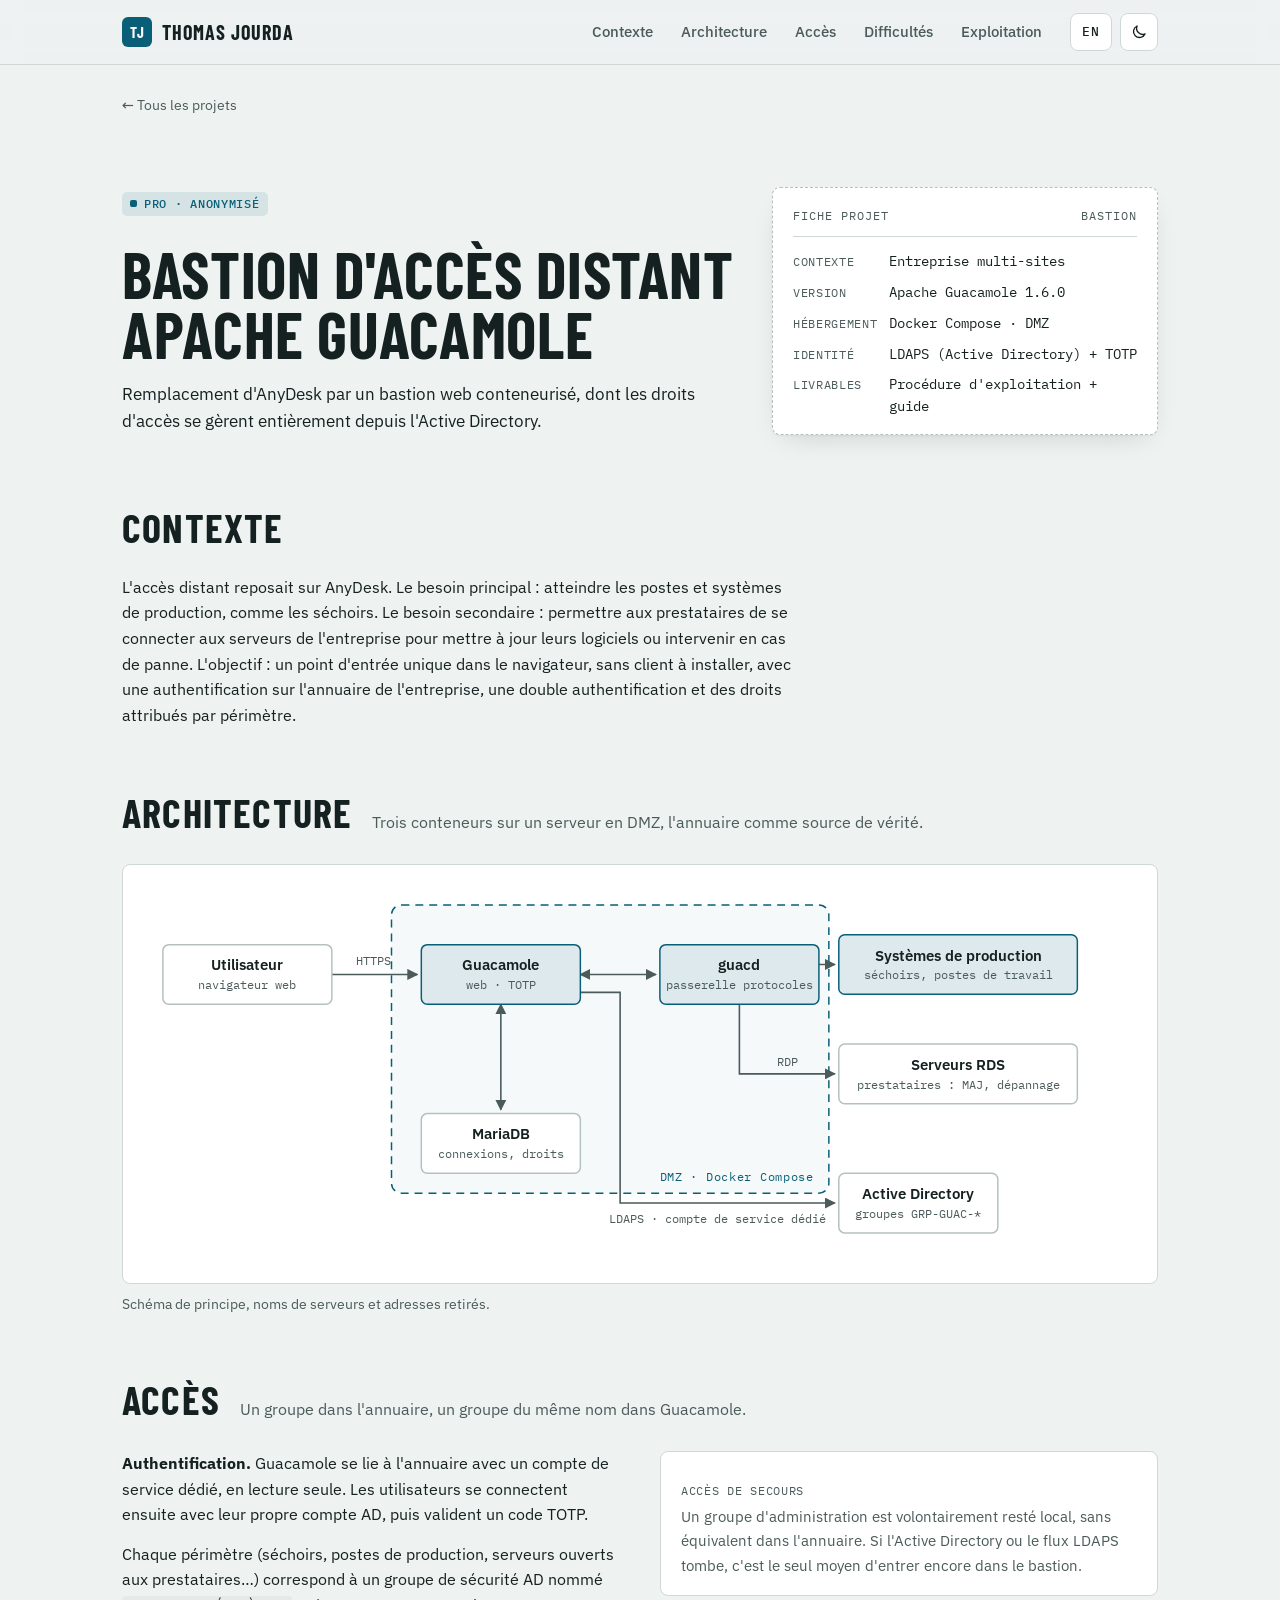
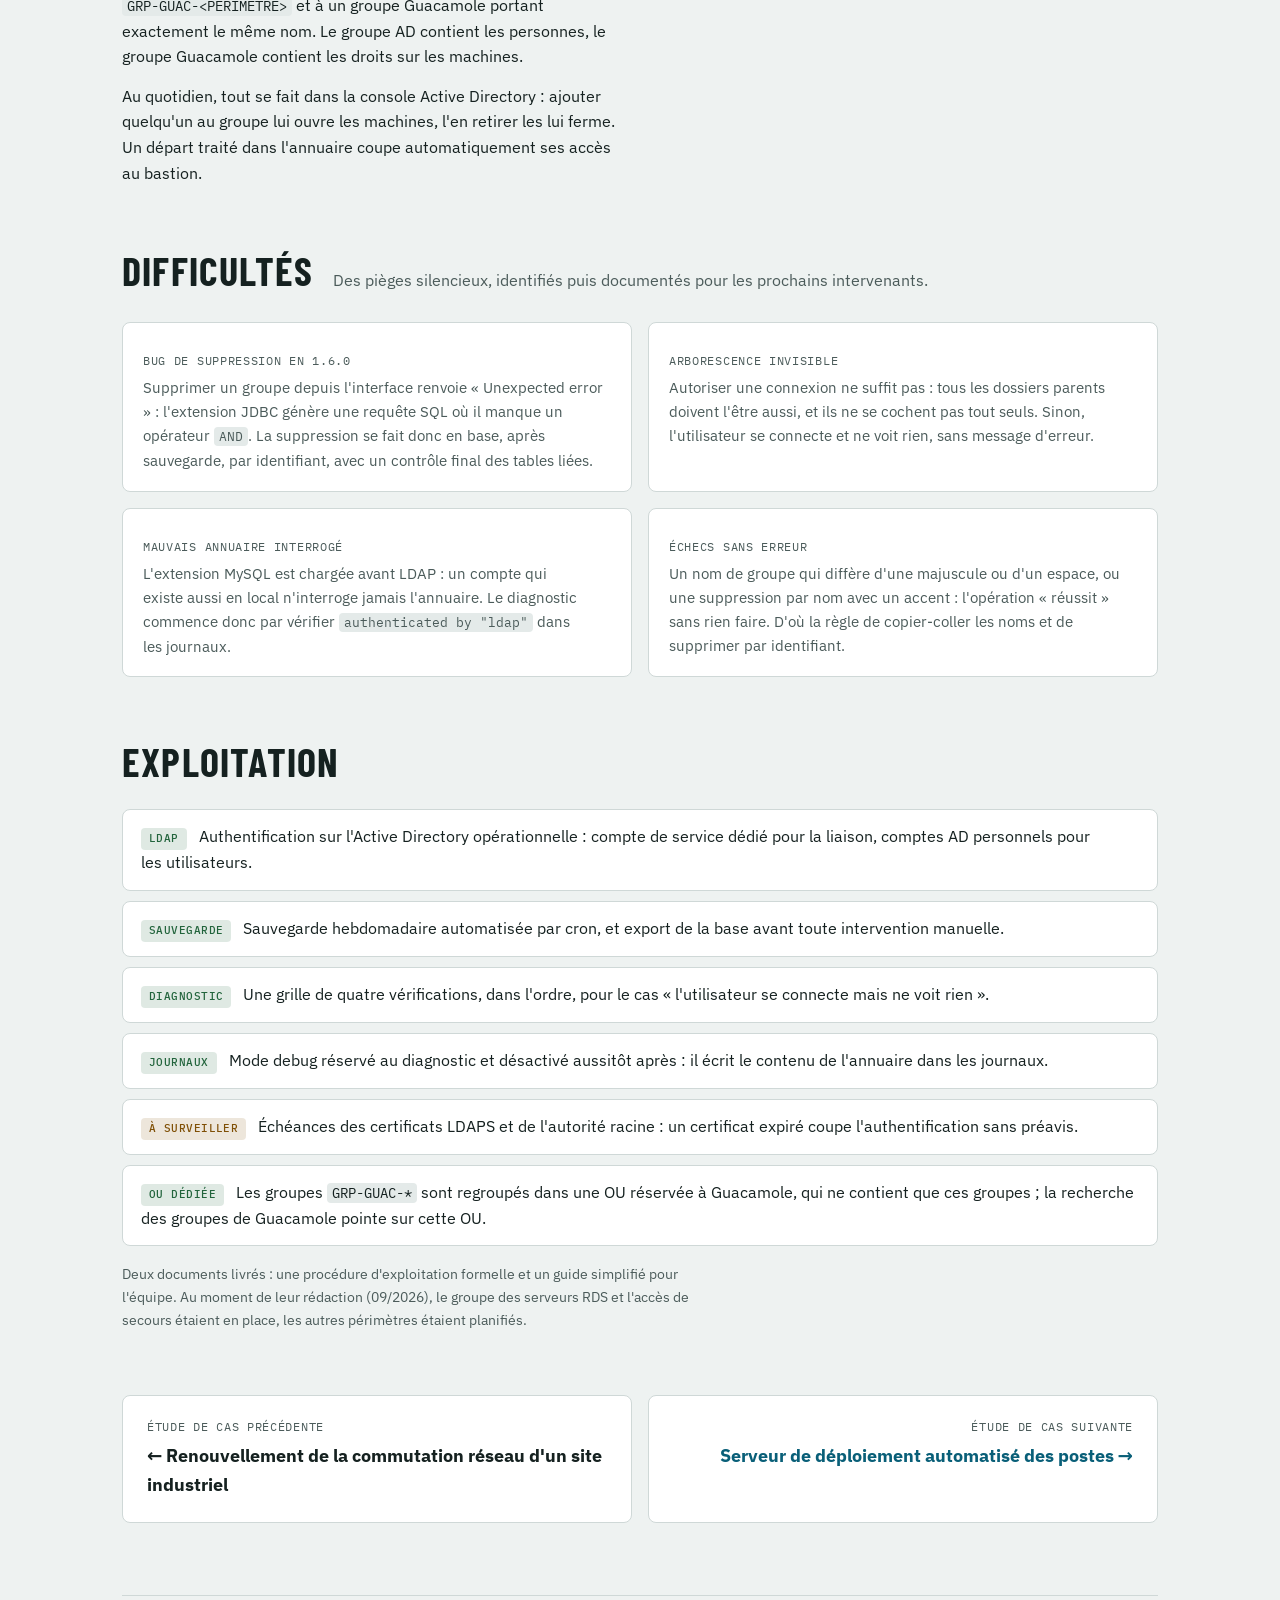
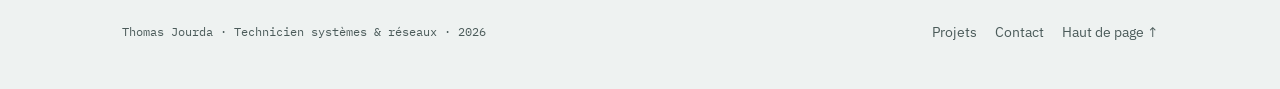
<file: projets/guacamole.html>
<!DOCTYPE html>
<html lang="fr">
<head>
<meta charset="UTF-8">
<meta name="viewport" content="width=device-width, initial-scale=1.0, viewport-fit=cover">
<title>Bastion Guacamole · Thomas Jourda</title>
<meta name="description" content="Étude de cas : remplacement d'AnyDesk par un bastion Apache Guacamole conteneurisé, avec des droits gérés depuis l'Active Directory.">
<link rel="canonical" href="https://thomas642.github.io/Portfolio/projets/guacamole.html">
<link rel="alternate" hreflang="fr" href="https://thomas642.github.io/Portfolio/projets/guacamole.html">
<link rel="alternate" hreflang="en" href="https://thomas642.github.io/Portfolio/en/projects/guacamole.html">
<link rel="alternate" hreflang="x-default" href="https://thomas642.github.io/Portfolio/projets/guacamole.html">
<meta property="og:type" content="article">
<meta property="og:locale" content="fr_FR">
<meta property="og:site_name" content="Thomas Jourda">
<meta property="og:title" content="Bastion d'accès distant Apache Guacamole">
<meta property="og:description" content="AnyDesk remplacé par un bastion web conteneurisé, droits gérés depuis l'Active Directory. Étude de cas de Thomas Jourda.">
<meta property="og:url" content="https://thomas642.github.io/Portfolio/projets/guacamole.html">
<meta property="og:image" content="https://thomas642.github.io/Portfolio/assets/og/guacamole.png">
<meta property="og:image:width" content="1200">
<meta property="og:image:height" content="630">
<meta property="og:image:alt" content="Étude de cas de Thomas Jourda : Bastion d'accès distant Apache Guacamole">
<meta name="twitter:card" content="summary_large_image">
<link rel="preload" href="../assets/fonts/barlow-condensed-700-latin.woff2" as="font" type="font/woff2" crossorigin>
<link rel="preload" href="../assets/fonts/ibm-plex-sans-latin.woff2" as="font" type="font/woff2" crossorigin>
<meta name="theme-color" content="#eef2f1" media="(prefers-color-scheme: light)">
<meta name="theme-color" content="#0f1618" media="(prefers-color-scheme: dark)">
<!-- Thème choisi appliqué avant le premier affichage (évite un flash de l'autre thème) -->
<script>try{var t=localStorage.getItem("theme");if(t==="light"||t==="dark")document.documentElement.dataset.theme=t}catch(e){}</script>
<link rel="stylesheet" href="../assets/style.css?v=20261125d">
<link rel="icon" href="../assets/favicon.svg" type="image/svg+xml">
<link rel="apple-touch-icon" href="../assets/apple-touch-icon.png">
</head>
<body>
<!-- BODY:START -->
<a class="skip" href="#contexte">Aller au contenu</a>
<header class="topbar">
  <div class="wrap topbar-inner">
    <a class="brand" href="../index.html" aria-label="Thomas Jourda, accueil du portfolio"><span class="mono-tag" aria-hidden="true">TJ</span>Thomas Jourda</a>
    <nav class="mainnav" aria-label="Sections">
      <a href="#contexte">Contexte</a>
      <a href="#architecture">Architecture</a>
      <a href="#acces">Accès</a>
      <a href="#difficultes">Difficultés</a>
      <a href="#exploitation">Exploitation</a>
    </nav>
    <div class="top-actions">
      <a class="lang-switch" href="../en/projects/guacamole.html" hreflang="en" lang="en" aria-label="English version">EN</a>
      <button id="theme-toggle" class="icon-btn" type="button" aria-label="Passer en thème sombre">
      <svg class="i-moon" viewBox="0 0 24 24" aria-hidden="true"><path d="M20 14.5A8 8 0 0 1 9.5 4a8 8 0 1 0 10.5 10.5Z" fill="none" stroke="currentColor" stroke-width="1.8" stroke-linejoin="round"/></svg>
      <svg class="i-sun" viewBox="0 0 24 24" aria-hidden="true"><circle cx="12" cy="12" r="4" fill="none" stroke="currentColor" stroke-width="1.8"/><path d="M12 2.5v2.5M12 19v2.5M2.5 12H5M19 12h2.5M5.3 5.3l1.8 1.8M16.9 16.9l1.8 1.8M5.3 18.7l1.8-1.8M16.9 7.1l1.8-1.8" stroke="currentColor" stroke-width="1.8" stroke-linecap="round"/></svg>
      </button>
    </div>
  </div>
  <div class="progress" aria-hidden="true"><span id="progress-bar"></span></div>
</header>

<main id="top" class="wrap case">

  <nav class="crumbs" aria-label="Fil d'Ariane">
    <a href="../index.html#projets">← Tous les projets</a>
  </nav>
  <section class="case-hero">
    <div>
      <p class="kind pro">Pro · anonymisé</p>
      <h1>Bastion d'accès distant Apache Guacamole</h1>
      <p class="lead">
        Remplacement d'AnyDesk par un bastion web conteneurisé, dont les droits d'accès se gèrent
        entièrement depuis l'Active Directory.
      </p>
    </div>
    <aside class="asset-tag" aria-label="Fiche du projet">
      <p class="tag-head"><span>FICHE PROJET</span><span>BASTION</span></p>
      <dl>
        <div><dt>Contexte</dt><dd>Entreprise multi-sites</dd></div>
        <div><dt>Version</dt><dd>Apache Guacamole 1.6.0</dd></div>
        <div><dt>Hébergement</dt><dd>Docker Compose · DMZ</dd></div>
        <div><dt>Identité</dt><dd>LDAPS (Active Directory) + TOTP</dd></div>
        <div><dt>Livrables</dt><dd>Procédure d'exploitation + guide</dd></div>
      </dl>
    </aside>
  </section>

  <section id="contexte">
    <div class="section-head"><h2>Contexte</h2></div>
    <div class="prose">
      <p>
        L'accès distant reposait sur AnyDesk. Le besoin principal : atteindre les postes et systèmes de production,
        comme les séchoirs. Le besoin secondaire : permettre aux prestataires de se connecter aux serveurs de l'entreprise pour
        mettre à jour leurs logiciels ou intervenir en cas de panne. L'objectif : un point d'entrée unique dans le navigateur, sans client à installer,
        avec une authentification sur l'annuaire de l'entreprise, une double authentification et des droits attribués par périmètre.
      </p>
    </div>
  </section>

  <section id="architecture">
    <div class="section-head">
      <h2>Architecture</h2>
      <p class="section-intro">Trois conteneurs sur un serveur en DMZ, l'annuaire comme source de vérité.</p>
    </div>
    <figure class="diagram">
      <div class="diagram-scroll" tabindex="0">
        <svg viewBox="0 0 1000 380" role="img" aria-labelledby="guac-title guac-desc">
          <title id="guac-title">Architecture du bastion Guacamole</title>
          <desc id="guac-desc">L'utilisateur se connecte en HTTPS à l'application web Guacamole, hébergée avec guacd et MariaDB dans Docker Compose sur un serveur en DMZ. Guacamole vérifie l'identité et les groupes dans l'Active Directory en LDAPS, demande un code TOTP, puis guacd ouvre la session vers les postes et systèmes de production, ou, pour les prestataires, vers les serveurs RDS de l'entreprise en RDP.</desc>
          <defs>
            <marker id="arrow" viewBox="0 0 10 10" refX="9" refY="5" markerWidth="7" markerHeight="7" orient="auto-start-reverse">
              <path class="dg-arrow" fill="#4b5b5a" d="M0 0 L10 5 L0 10 z"/>
            </marker>
          </defs>
          <rect class="dg-group" fill="none" stroke="#0b6e8a" stroke-width="1.5" stroke-dasharray="8 6" x="250" y="20" width="440" height="290" rx="10"/>
          <text class="dg-group-label" fill="#0b6e8a" font-size="12" x="675" y="298" text-anchor="end">DMZ · Docker Compose</text>

          <line class="dg-link" fill="none" stroke="#4b5b5a" stroke-width="1.6" x1="190" y1="90" x2="276" y2="90" marker-end="url(#arrow)"/>
          <text class="dg-small" fill="#4b5b5a" font-size="12" x="232" y="80" text-anchor="middle">HTTPS</text>
          <line class="dg-link" fill="none" stroke="#4b5b5a" stroke-width="1.6" x1="440" y1="90" x2="516" y2="90" marker-end="url(#arrow)" marker-start="url(#arrow)"/>
          <line class="dg-link" fill="none" stroke="#4b5b5a" stroke-width="1.6" x1="360" y1="120" x2="360" y2="226" marker-end="url(#arrow)" marker-start="url(#arrow)"/>
          <line class="dg-link" fill="none" stroke="#4b5b5a" stroke-width="1.6" x1="680" y1="80" x2="696" y2="80" marker-end="url(#arrow)"/>
          <path class="dg-link" fill="none" stroke="#4b5b5a" stroke-width="1.6" d="M600 120 V190 H696" marker-end="url(#arrow)"/>
          <text class="dg-small" fill="#4b5b5a" font-size="12" x="648" y="182" text-anchor="middle">RDP</text>
          <path class="dg-link" fill="none" stroke="#4b5b5a" stroke-width="1.6" d="M440 108 H480 V320 H696" marker-end="url(#arrow)"/>
          <text class="dg-small" fill="#4b5b5a" font-size="12" x="578" y="340" text-anchor="middle">LDAPS · compte de service dédié</text>

          <g class="dg-box"><rect fill="#ffffff" stroke="#b4c1c0" stroke-width="1.5" x="20" y="60" width="170" height="60" rx="6"/><text fill="#152120" font-size="15" font-weight="600" x="105" y="86" text-anchor="middle">Utilisateur</text><text class="dg-sub" fill="#4b5b5a" font-size="12" x="105" y="105" text-anchor="middle">navigateur web</text></g>
          <g class="dg-core"><rect fill="#dcebef" stroke="#0b6e8a" stroke-width="1.5" x="280" y="60" width="160" height="60" rx="6"/><text fill="#152120" font-size="15" font-weight="600" x="360" y="86" text-anchor="middle">Guacamole</text><text class="dg-sub" fill="#4b5b5a" font-size="12" x="360" y="105" text-anchor="middle">web · TOTP</text></g>
          <g class="dg-core"><rect fill="#dcebef" stroke="#0b6e8a" stroke-width="1.5" x="520" y="60" width="160" height="60" rx="6"/><text fill="#152120" font-size="15" font-weight="600" x="600" y="86" text-anchor="middle">guacd</text><text class="dg-sub" fill="#4b5b5a" font-size="12" x="600" y="105" text-anchor="middle">passerelle protocoles</text></g>
          <g class="dg-box"><rect fill="#ffffff" stroke="#b4c1c0" stroke-width="1.5" x="280" y="230" width="160" height="60" rx="6"/><text fill="#152120" font-size="15" font-weight="600" x="360" y="256" text-anchor="middle">MariaDB</text><text class="dg-sub" fill="#4b5b5a" font-size="12" x="360" y="275" text-anchor="middle">connexions, droits</text></g>
          <g class="dg-core"><rect fill="#dcebef" stroke="#0b6e8a" stroke-width="1.5" x="700" y="50" width="240" height="60" rx="6"/><text fill="#152120" font-size="15" font-weight="600" x="820" y="76" text-anchor="middle">Systèmes de production</text><text class="dg-sub" fill="#4b5b5a" font-size="12" x="820" y="95" text-anchor="middle">séchoirs, postes de travail</text></g>
          <g class="dg-box"><rect fill="#ffffff" stroke="#b4c1c0" stroke-width="1.5" x="700" y="160" width="240" height="60" rx="6"/><text fill="#152120" font-size="15" font-weight="600" x="820" y="186" text-anchor="middle">Serveurs RDS</text><text class="dg-sub" fill="#4b5b5a" font-size="12" x="820" y="205" text-anchor="middle">prestataires : MAJ, dépannage</text></g>
          <g class="dg-box"><rect fill="#ffffff" stroke="#b4c1c0" stroke-width="1.5" x="700" y="290" width="160" height="60" rx="6"/><text fill="#152120" font-size="15" font-weight="600" x="780" y="316" text-anchor="middle">Active Directory</text><text class="dg-sub" fill="#4b5b5a" font-size="12" x="780" y="335" text-anchor="middle">groupes GRP-GUAC-*</text></g>
        </svg>
      </div>
      <figcaption>Schéma de principe, noms de serveurs et adresses retirés.</figcaption>
    </figure>
  </section>

  <section id="acces">
    <div class="section-head">
      <h2>Accès</h2>
      <p class="section-intro">Un groupe dans l'annuaire, un groupe du même nom dans Guacamole.</p>
    </div>
    <div class="two-col">
      <div class="prose">
        <p>
          <strong>Authentification.</strong> Guacamole se lie à l'annuaire avec un compte de service dédié, en lecture seule.
          Les utilisateurs se connectent ensuite avec leur propre compte AD, puis valident un code TOTP.
        </p>
        <p>
          Chaque périmètre (séchoirs, postes de production, serveurs ouverts aux prestataires…) correspond à un groupe de sécurité AD nommé
          <code>GRP-GUAC-&lt;PÉRIMÈTRE&gt;</code> et à un groupe Guacamole portant exactement le même nom.
          Le groupe AD contient les personnes, le groupe Guacamole contient les droits sur les machines.
        </p>
        <p>
          Au quotidien, tout se fait dans la console Active Directory : ajouter quelqu'un au groupe lui ouvre
          les machines, l'en retirer les lui ferme. Un départ traité dans l'annuaire coupe automatiquement ses accès au bastion.
        </p>
      </div>
      <div class="callout">
        <p class="col-title">Accès de secours</p>
        <p>
          Un groupe d'administration est volontairement resté local, sans équivalent dans l'annuaire.
          Si l'Active Directory ou le flux LDAPS tombe, c'est le seul moyen d'entrer encore dans le bastion.
        </p>
      </div>
    </div>
  </section>

  <section id="difficultes">
    <div class="section-head">
      <h2>Difficultés</h2>
      <p class="section-intro">Des pièges silencieux, identifiés puis documentés pour les prochains intervenants.</p>
    </div>
    <div class="grid-2">
      <div class="callout">
        <p class="col-title">Bug de suppression en 1.6.0</p>
        <p>Supprimer un groupe depuis l'interface renvoie « Unexpected error » : l'extension JDBC génère une requête SQL où il manque un opérateur <code>AND</code>. La suppression se fait donc en base, après sauvegarde, par identifiant, avec un contrôle final des tables liées.</p>
      </div>
      <div class="callout">
        <p class="col-title">Arborescence invisible</p>
        <p>Autoriser une connexion ne suffit pas : tous les dossiers parents doivent l'être aussi, et ils ne se cochent pas tout seuls. Sinon, l'utilisateur se connecte et ne voit rien, sans message d'erreur.</p>
      </div>
      <div class="callout">
        <p class="col-title">Mauvais annuaire interrogé</p>
        <p>L'extension MySQL est chargée avant LDAP : un compte qui existe aussi en local n'interroge jamais l'annuaire. Le diagnostic commence donc par vérifier <code>authenticated by "ldap"</code> dans les journaux.</p>
      </div>
      <div class="callout">
        <p class="col-title">Échecs sans erreur</p>
        <p>Un nom de groupe qui diffère d'une majuscule ou d'un espace, ou une suppression par nom avec un accent : l'opération « réussit » sans rien faire. D'où la règle de copier-coller les noms et de supprimer par identifiant.</p>
      </div>
    </div>
  </section>

  <section id="exploitation">
    <div class="section-head"><h2>Exploitation</h2></div>
    <ul class="result-list">
      <li><span class="badge ok">LDAP</span> Authentification sur l'Active Directory opérationnelle : compte de service dédié pour la liaison, comptes AD personnels pour les utilisateurs.</li>
      <li><span class="badge ok">Sauvegarde</span> Sauvegarde hebdomadaire automatisée par cron, et export de la base avant toute intervention manuelle.</li>
      <li><span class="badge ok">Diagnostic</span> Une grille de quatre vérifications, dans l'ordre, pour le cas « l'utilisateur se connecte mais ne voit rien ».</li>
      <li><span class="badge ok">Journaux</span> Mode debug réservé au diagnostic et désactivé aussitôt après : il écrit le contenu de l'annuaire dans les journaux.</li>
      <li><span class="badge wip">À surveiller</span> Échéances des certificats LDAPS et de l'autorité racine : un certificat expiré coupe l'authentification sans préavis.</li>
      <li><span class="badge ok">OU dédiée</span> Les groupes <code>GRP-GUAC-*</code> sont regroupés dans une OU réservée à Guacamole, qui ne contient que ces groupes ; la recherche des groupes de Guacamole pointe sur cette OU.</li>
    </ul>
    <p class="note">
      Deux documents livrés : une procédure d'exploitation formelle et un guide simplifié pour l'équipe.
      Au moment de leur rédaction (09/2026), le groupe des serveurs RDS et l'accès de secours étaient en place,
      les autres périmètres étaient planifiés.
    </p>
  </section>

  <nav class="next-case pager" aria-label="Autres études de cas">
    <a class="prev" href="leon.html">
      <span>Étude de cas précédente</span>
      <strong>← Renouvellement de la commutation réseau d'un site industriel</strong>
    </a>
    <a class="next" href="deploiement.html">
      <span>Étude de cas suivante</span>
      <strong>Serveur de déploiement automatisé des postes →</strong>
    </a>
  </nav>

</main>

<footer class="wrap">
  <div class="footer-inner">
    <p>Thomas Jourda · Technicien systèmes &amp; réseaux · 2026</p>
    <nav aria-label="Pied de page">
      <a href="../index.html#projets">Projets</a>
      <a href="../index.html#contact">Contact</a>
      <a href="#top">Haut de page ↑</a>
    </nav>
  </div>
</footer>

<a id="to-top" class="to-top" href="#top" aria-label="Revenir en haut de la page" hidden>
  <svg viewBox="0 0 24 24" aria-hidden="true"><path d="M12 19V5M5.5 11.5 12 5l6.5 6.5" fill="none" stroke="currentColor" stroke-width="2" stroke-linecap="round" stroke-linejoin="round"/></svg>
</a>
<!-- BODY:END -->
<script src="../assets/main.js?v=20261125d"></script>
</body>
</html>
</file>
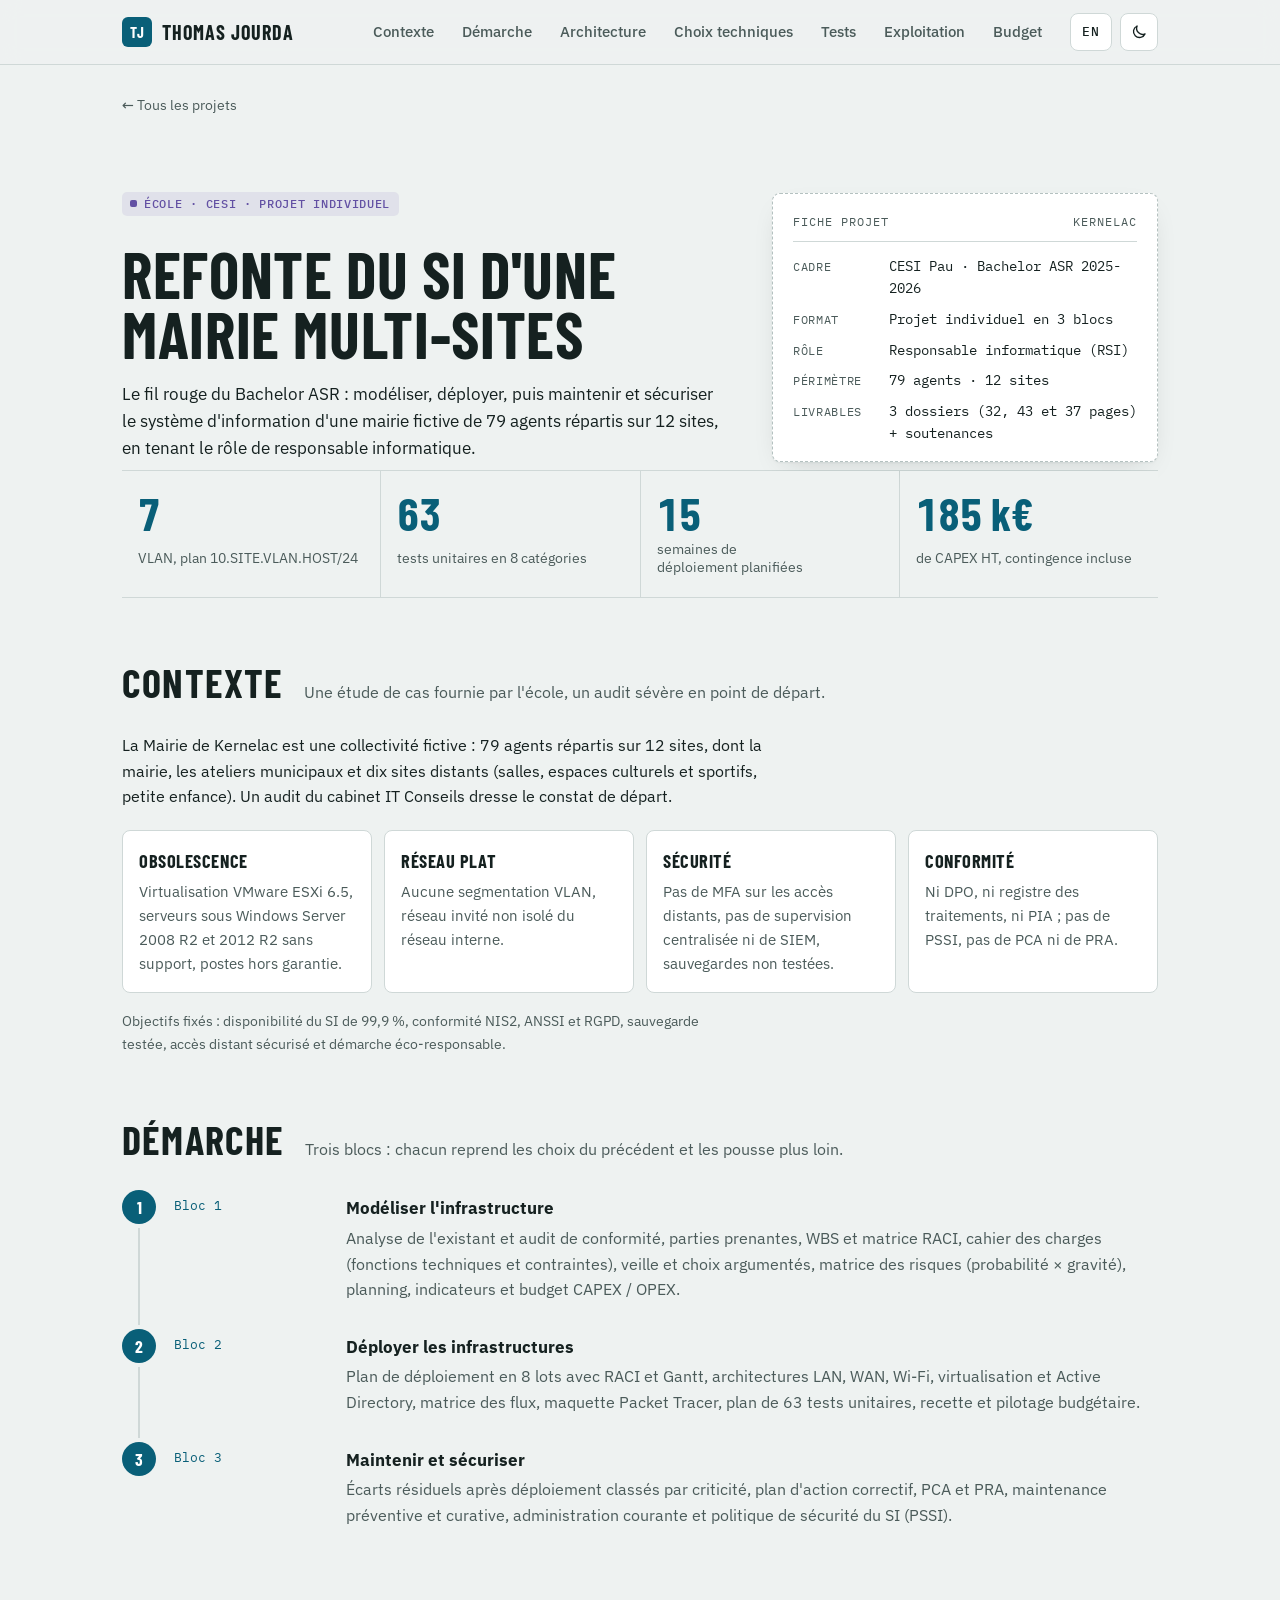
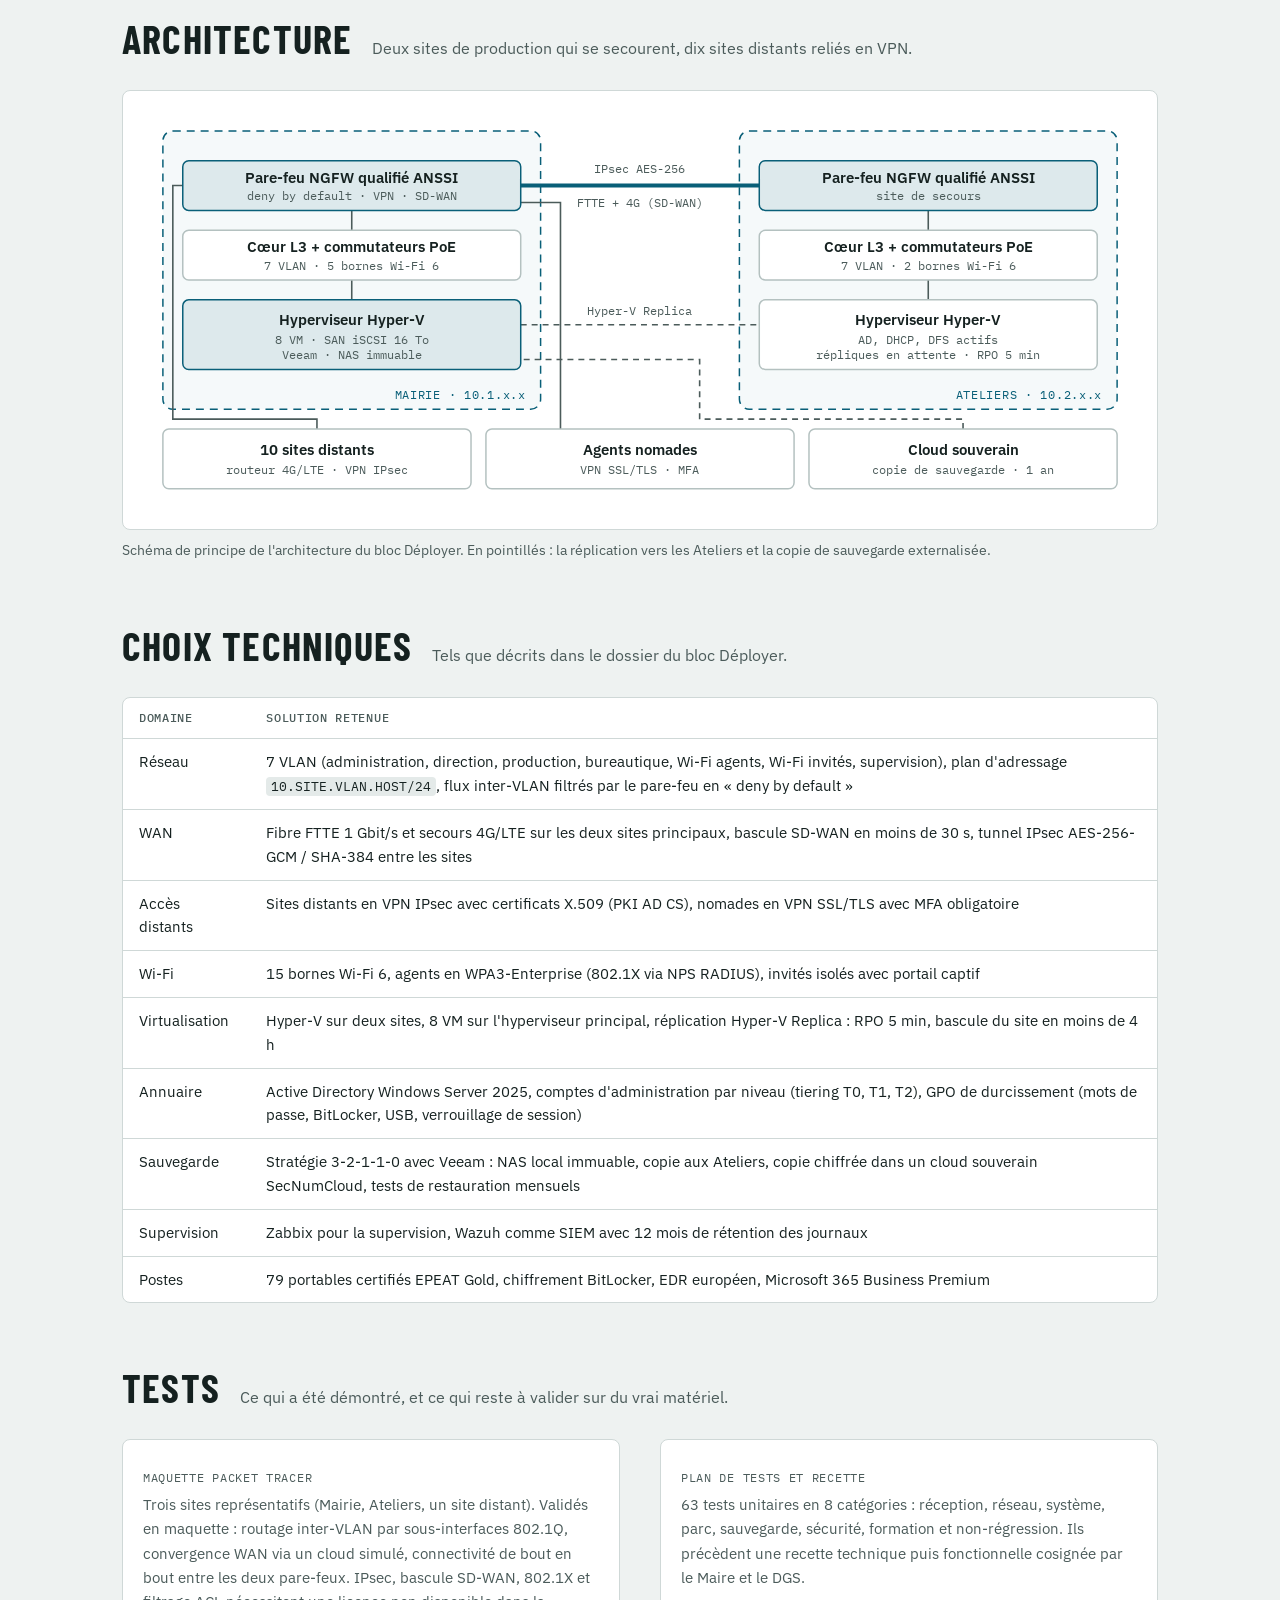
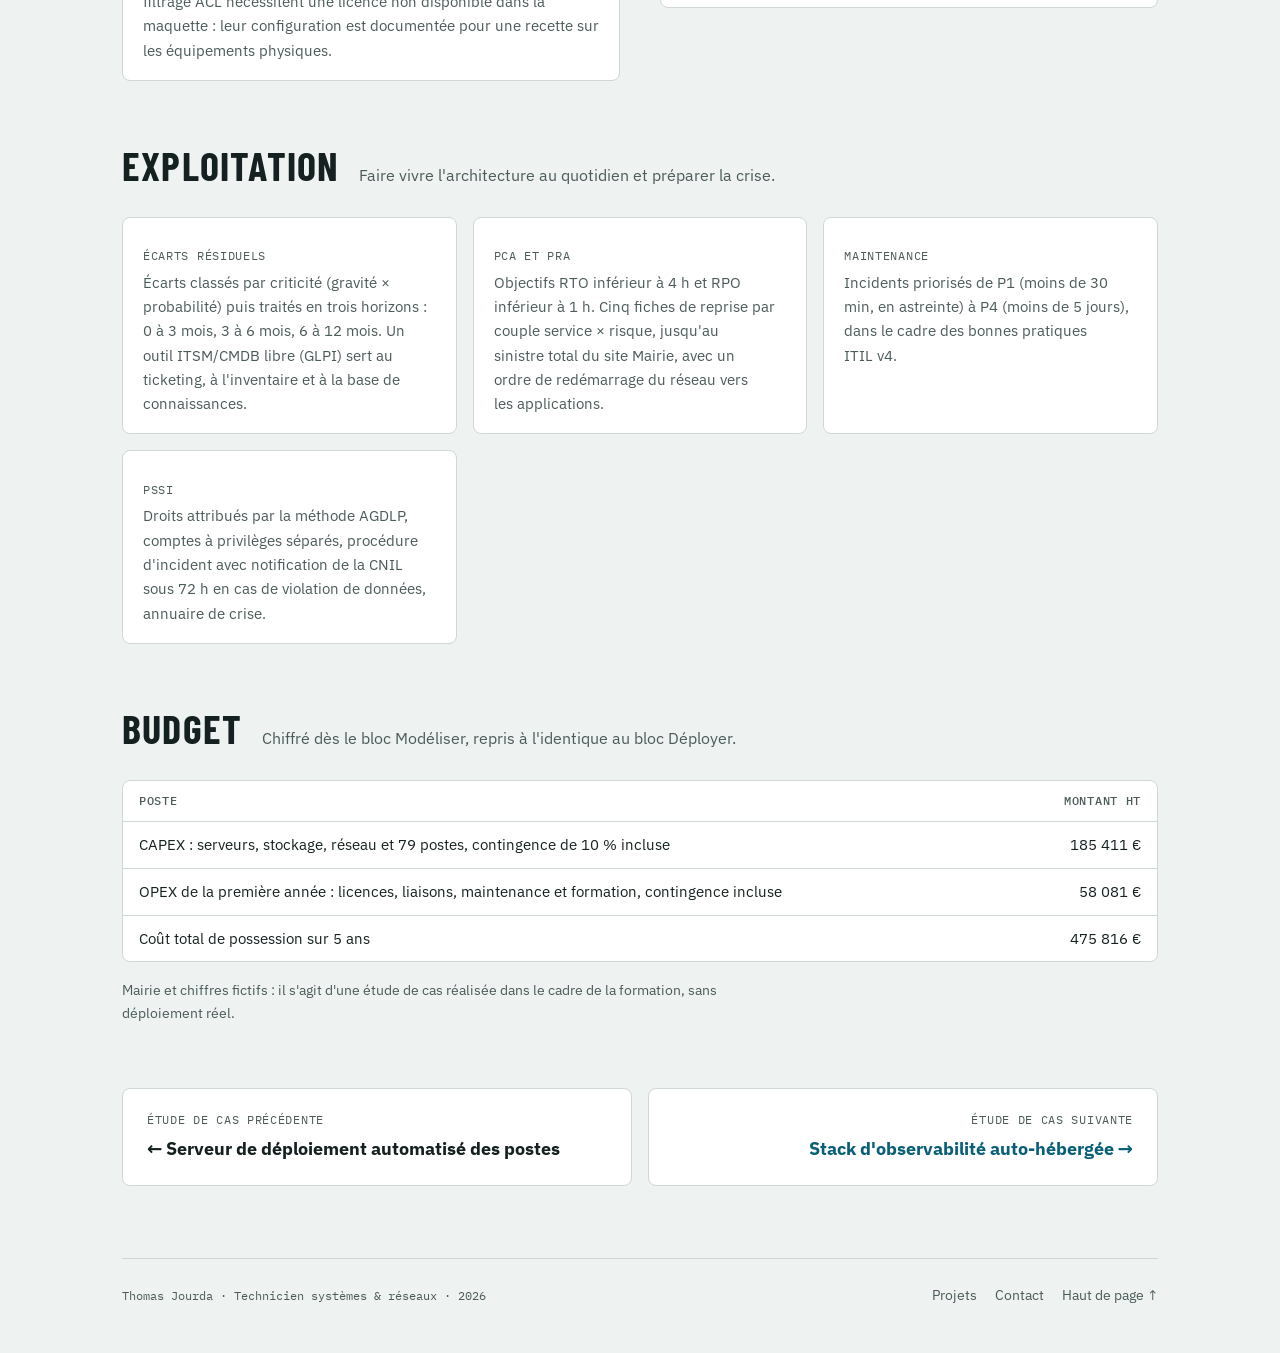
<file: projets/kernelac.html>
<!DOCTYPE html>
<html lang="fr">
<head>
<meta charset="UTF-8">
<meta name="viewport" content="width=device-width, initial-scale=1.0, viewport-fit=cover">
<title>Refonte du SI d'une mairie · Thomas Jourda</title>
<meta name="description" content="Étude de cas école : modéliser, déployer puis maintenir et sécuriser le SI d'une mairie fictive de 79 agents sur 12 sites.">
<link rel="canonical" href="https://thomas642.github.io/Portfolio/projets/kernelac.html">
<link rel="alternate" hreflang="fr" href="https://thomas642.github.io/Portfolio/projets/kernelac.html">
<link rel="alternate" hreflang="en" href="https://thomas642.github.io/Portfolio/en/projects/kernelac.html">
<link rel="alternate" hreflang="x-default" href="https://thomas642.github.io/Portfolio/projets/kernelac.html">
<meta property="og:type" content="article">
<meta property="og:locale" content="fr_FR">
<meta property="og:site_name" content="Thomas Jourda">
<meta property="og:title" content="Refonte du SI d'une mairie multi-sites">
<meta property="og:description" content="Réseau segmenté, Hyper-V sur deux sites, VPN IPsec, sauvegarde 3-2-1-1-0, PCA et PRA. Étude de cas de Thomas Jourda.">
<meta property="og:url" content="https://thomas642.github.io/Portfolio/projets/kernelac.html">
<meta property="og:image" content="https://thomas642.github.io/Portfolio/assets/og/kernelac.png">
<meta property="og:image:width" content="1200">
<meta property="og:image:height" content="630">
<meta property="og:image:alt" content="Étude de cas de Thomas Jourda : Refonte du SI d'une mairie multi-sites">
<meta name="twitter:card" content="summary_large_image">
<link rel="preload" href="../assets/fonts/barlow-condensed-700-latin.woff2" as="font" type="font/woff2" crossorigin>
<link rel="preload" href="../assets/fonts/ibm-plex-sans-latin.woff2" as="font" type="font/woff2" crossorigin>
<meta name="theme-color" content="#eef2f1" media="(prefers-color-scheme: light)">
<meta name="theme-color" content="#0f1618" media="(prefers-color-scheme: dark)">
<!-- Thème choisi appliqué avant le premier affichage (évite un flash de l'autre thème) -->
<script>try{var t=localStorage.getItem("theme");if(t==="light"||t==="dark")document.documentElement.dataset.theme=t}catch(e){}</script>
<link rel="stylesheet" href="../assets/style.css?v=20261125d">
<link rel="icon" href="../assets/favicon.svg" type="image/svg+xml">
<link rel="apple-touch-icon" href="../assets/apple-touch-icon.png">
</head>
<body>
<!-- BODY:START -->
<a class="skip" href="#contexte">Aller au contenu</a>
<header class="topbar">
  <div class="wrap topbar-inner">
    <a class="brand" href="../index.html" aria-label="Thomas Jourda, accueil du portfolio"><span class="mono-tag" aria-hidden="true">TJ</span>Thomas Jourda</a>
    <nav class="mainnav" aria-label="Sections">
      <a href="#contexte">Contexte</a>
      <a href="#demarche">Démarche</a>
      <a href="#architecture">Architecture</a>
      <a href="#choix">Choix techniques</a>
      <a href="#validation">Tests</a>
      <a href="#securite">Exploitation</a>
      <a href="#budget">Budget</a>
    </nav>
    <div class="top-actions">
      <a class="lang-switch" href="../en/projects/kernelac.html" hreflang="en" lang="en" aria-label="English version">EN</a>
      <button id="theme-toggle" class="icon-btn" type="button" aria-label="Passer en thème sombre">
      <svg class="i-moon" viewBox="0 0 24 24" aria-hidden="true"><path d="M20 14.5A8 8 0 0 1 9.5 4a8 8 0 1 0 10.5 10.5Z" fill="none" stroke="currentColor" stroke-width="1.8" stroke-linejoin="round"/></svg>
      <svg class="i-sun" viewBox="0 0 24 24" aria-hidden="true"><circle cx="12" cy="12" r="4" fill="none" stroke="currentColor" stroke-width="1.8"/><path d="M12 2.5v2.5M12 19v2.5M2.5 12H5M19 12h2.5M5.3 5.3l1.8 1.8M16.9 16.9l1.8 1.8M5.3 18.7l1.8-1.8M16.9 7.1l1.8-1.8" stroke="currentColor" stroke-width="1.8" stroke-linecap="round"/></svg>
      </button>
    </div>
  </div>
  <div class="progress" aria-hidden="true"><span id="progress-bar"></span></div>
</header>

<main id="top" class="wrap case">

  <nav class="crumbs" aria-label="Fil d'Ariane">
    <a href="../index.html#projets">← Tous les projets</a>
  </nav>
  <section class="case-hero">
    <div>
      <p class="kind school">École · CESI · projet individuel</p>
      <h1>Refonte du SI d'une mairie multi-sites</h1>
      <p class="lead">
        Le fil rouge du Bachelor ASR : modéliser, déployer, puis maintenir et sécuriser le système d'information
        d'une mairie fictive de 79 agents répartis sur 12 sites, en tenant le rôle de responsable informatique.
      </p>
    </div>
    <aside class="asset-tag" aria-label="Fiche du projet">
      <p class="tag-head"><span>FICHE PROJET</span><span>KERNELAC</span></p>
      <dl>
        <div><dt>Cadre</dt><dd>CESI Pau · Bachelor ASR 2025-2026</dd></div>
        <div><dt>Format</dt><dd>Projet individuel en 3 blocs</dd></div>
        <div><dt>Rôle</dt><dd>Responsable informatique (RSI)</dd></div>
        <div><dt>Périmètre</dt><dd>79 agents · 12 sites</dd></div>
        <div><dt>Livrables</dt><dd>3 dossiers (32, 43 et 37 pages) + soutenances</dd></div>
      </dl>
    </aside>
  </section>

  <ul class="stats" aria-label="Chiffres clés">
    <li><strong>7</strong><span>VLAN, plan 10.SITE.VLAN.HOST/24</span></li>
    <li><strong>63</strong><span>tests unitaires en 8 catégories</span></li>
    <li><strong>15</strong><span>semaines de déploiement planifiées</span></li>
    <li><strong>185 k€</strong><span>de CAPEX HT, contingence incluse</span></li>
  </ul>

  <section id="contexte">
    <div class="section-head">
      <h2>Contexte</h2>
      <p class="section-intro">Une étude de cas fournie par l'école, un audit sévère en point de départ.</p>
    </div>
    <div class="prose">
      <p>
        La Mairie de Kernelac est une collectivité fictive : 79 agents répartis sur 12 sites, dont la mairie,
        les ateliers municipaux et dix sites distants (salles, espaces culturels et sportifs, petite enfance).
        Un audit du cabinet IT Conseils dresse le constat de départ.
      </p>
    </div>
    <ul class="issue-grid">
      <li><strong>Obsolescence</strong><span>Virtualisation VMware ESXi 6.5, serveurs sous Windows Server 2008 R2 et 2012 R2 sans support, postes hors garantie.</span></li>
      <li><strong>Réseau plat</strong><span>Aucune segmentation VLAN, réseau invité non isolé du réseau interne.</span></li>
      <li><strong>Sécurité</strong><span>Pas de MFA sur les accès distants, pas de supervision centralisée ni de SIEM, sauvegardes non testées.</span></li>
      <li><strong>Conformité</strong><span>Ni DPO, ni registre des traitements, ni PIA ; pas de PSSI, pas de PCA ni de PRA.</span></li>
    </ul>
    <p class="note">Objectifs fixés : disponibilité du SI de 99,9 %, conformité NIS2, ANSSI et RGPD, sauvegarde testée, accès distant sécurisé et démarche éco-responsable.</p>
  </section>

  <section id="demarche">
    <div class="section-head">
      <h2>Démarche</h2>
      <p class="section-intro">Trois blocs : chacun reprend les choix du précédent et les pousse plus loin.</p>
    </div>
    <ol class="steps">
      <li>
        <time>Bloc 1</time>
        <div><h3>Modéliser l'infrastructure</h3><p>Analyse de l'existant et audit de conformité, parties prenantes, WBS et matrice RACI, cahier des charges (fonctions techniques et contraintes), veille et choix argumentés, matrice des risques (probabilité × gravité), planning, indicateurs et budget CAPEX / OPEX.</p></div>
      </li>
      <li>
        <time>Bloc 2</time>
        <div><h3>Déployer les infrastructures</h3><p>Plan de déploiement en 8 lots avec RACI et Gantt, architectures LAN, WAN, Wi-Fi, virtualisation et Active Directory, matrice des flux, maquette Packet Tracer, plan de 63 tests unitaires, recette et pilotage budgétaire.</p></div>
      </li>
      <li>
        <time>Bloc 3</time>
        <div><h3>Maintenir et sécuriser</h3><p>Écarts résiduels après déploiement classés par criticité, plan d'action correctif, PCA et PRA, maintenance préventive et curative, administration courante et politique de sécurité du SI (PSSI).</p></div>
      </li>
    </ol>
  </section>

  <section id="architecture">
    <div class="section-head">
      <h2>Architecture</h2>
      <p class="section-intro">Deux sites de production qui se secourent, dix sites distants reliés en VPN.</p>
    </div>
    <figure class="diagram">
      <div class="diagram-scroll" tabindex="0">
        <svg viewBox="0 0 1000 400" role="img" aria-labelledby="ker-title ker-desc">
          <title id="ker-title">Architecture cible de la Mairie de Kernelac</title>
          <desc id="ker-desc">Deux sites de production, la Mairie et les Ateliers, chacun avec un pare-feu NGFW, un cœur de réseau L3 et un hyperviseur Hyper-V. Ils sont reliés par un tunnel IPsec AES-256 sur fibre FTTE avec secours 4G en SD-WAN, et l'hyperviseur des Ateliers reçoit les répliques Hyper-V de la Mairie. Les dix sites distants se raccordent à la Mairie en VPN IPsec sur 4G, les nomades en VPN SSL/TLS avec MFA, et une copie de sauvegarde part vers un cloud souverain.</desc>
          <rect class="dg-group" fill="none" stroke="#0b6e8a" stroke-width="1.5" stroke-dasharray="8 6" x="20" y="20" width="380" height="280" rx="10"/>
          <text class="dg-group-label" fill="#0b6e8a" font-size="12" x="385" y="290" text-anchor="end">MAIRIE · 10.1.x.x</text>
          <rect class="dg-group" fill="none" stroke="#0b6e8a" stroke-width="1.5" stroke-dasharray="8 6" x="600" y="20" width="380" height="280" rx="10"/>
          <text class="dg-group-label" fill="#0b6e8a" font-size="12" x="965" y="290" text-anchor="end">ATELIERS · 10.2.x.x</text>

          <line class="dg-trunk" stroke="#0b6e8a" stroke-width="4" stroke-linecap="round" x1="380" y1="75" x2="620" y2="75"/>
          <text class="dg-small" fill="#4b5b5a" font-size="12" x="500" y="62" text-anchor="middle">IPsec AES-256</text>
          <text class="dg-small" fill="#4b5b5a" font-size="12" x="500" y="97" text-anchor="middle">FTTE + 4G (SD-WAN)</text>
          <line class="dg-link" fill="none" stroke="#4b5b5a" stroke-width="1.6" stroke-dasharray="6 5" x1="380" y1="215" x2="620" y2="215"/>
          <text class="dg-small" fill="#4b5b5a" font-size="12" x="500" y="205" text-anchor="middle">Hyper-V Replica</text>
          <line class="dg-link" fill="none" stroke="#4b5b5a" stroke-width="1.6" x1="210" y1="100" x2="210" y2="120"/>
          <line class="dg-link" fill="none" stroke="#4b5b5a" stroke-width="1.6" x1="210" y1="170" x2="210" y2="190"/>
          <line class="dg-link" fill="none" stroke="#4b5b5a" stroke-width="1.6" x1="790" y1="100" x2="790" y2="120"/>
          <line class="dg-link" fill="none" stroke="#4b5b5a" stroke-width="1.6" x1="790" y1="170" x2="790" y2="190"/>
          <path class="dg-link" fill="none" stroke="#4b5b5a" stroke-width="1.6" d="M175 320 V310 H30 V75 H40"/>
          <path class="dg-link" fill="none" stroke="#4b5b5a" stroke-width="1.6" d="M420 320 V92 H380"/>
          <path class="dg-link" fill="none" stroke="#4b5b5a" stroke-width="1.6" stroke-dasharray="6 5" d="M825 320 V310 H560 V250 H380"/>

          <g class="dg-core"><rect fill="#dcebef" stroke="#0b6e8a" stroke-width="1.5" x="40" y="50" width="340" height="50" rx="6"/><text fill="#152120" font-size="15" font-weight="600" x="210" y="72" text-anchor="middle">Pare-feu NGFW qualifié ANSSI</text><text class="dg-sub" fill="#4b5b5a" font-size="12" x="210" y="90" text-anchor="middle">deny by default · VPN · SD-WAN</text></g>
          <g class="dg-box"><rect fill="#ffffff" stroke="#b4c1c0" stroke-width="1.5" x="40" y="120" width="340" height="50" rx="6"/><text fill="#152120" font-size="15" font-weight="600" x="210" y="142" text-anchor="middle">Cœur L3 + commutateurs PoE</text><text class="dg-sub" fill="#4b5b5a" font-size="12" x="210" y="160" text-anchor="middle">7 VLAN · 5 bornes Wi-Fi 6</text></g>
          <g class="dg-core"><rect fill="#dcebef" stroke="#0b6e8a" stroke-width="1.5" x="40" y="190" width="340" height="70" rx="6"/><text fill="#152120" font-size="15" font-weight="600" x="210" y="215" text-anchor="middle">Hyperviseur Hyper-V</text><text class="dg-sub" fill="#4b5b5a" font-size="12" x="210" y="234" text-anchor="middle">8 VM · SAN iSCSI 16 To</text><text class="dg-sub" fill="#4b5b5a" font-size="12" x="210" y="250" text-anchor="middle">Veeam · NAS immuable</text></g>

          <g class="dg-core"><rect fill="#dcebef" stroke="#0b6e8a" stroke-width="1.5" x="620" y="50" width="340" height="50" rx="6"/><text fill="#152120" font-size="15" font-weight="600" x="790" y="72" text-anchor="middle">Pare-feu NGFW qualifié ANSSI</text><text class="dg-sub" fill="#4b5b5a" font-size="12" x="790" y="90" text-anchor="middle">site de secours</text></g>
          <g class="dg-box"><rect fill="#ffffff" stroke="#b4c1c0" stroke-width="1.5" x="620" y="120" width="340" height="50" rx="6"/><text fill="#152120" font-size="15" font-weight="600" x="790" y="142" text-anchor="middle">Cœur L3 + commutateurs PoE</text><text class="dg-sub" fill="#4b5b5a" font-size="12" x="790" y="160" text-anchor="middle">7 VLAN · 2 bornes Wi-Fi 6</text></g>
          <g class="dg-box"><rect fill="#ffffff" stroke="#b4c1c0" stroke-width="1.5" x="620" y="190" width="340" height="70" rx="6"/><text fill="#152120" font-size="15" font-weight="600" x="790" y="215" text-anchor="middle">Hyperviseur Hyper-V</text><text class="dg-sub" fill="#4b5b5a" font-size="12" x="790" y="234" text-anchor="middle">AD, DHCP, DFS actifs</text><text class="dg-sub" fill="#4b5b5a" font-size="12" x="790" y="250" text-anchor="middle">répliques en attente · RPO 5 min</text></g>

          <g class="dg-box"><rect fill="#ffffff" stroke="#b4c1c0" stroke-width="1.5" x="20" y="320" width="310" height="60" rx="6"/><text fill="#152120" font-size="15" font-weight="600" x="175" y="346" text-anchor="middle">10 sites distants</text><text class="dg-sub" fill="#4b5b5a" font-size="12" x="175" y="365" text-anchor="middle">routeur 4G/LTE · VPN IPsec</text></g>
          <g class="dg-box"><rect fill="#ffffff" stroke="#b4c1c0" stroke-width="1.5" x="345" y="320" width="310" height="60" rx="6"/><text fill="#152120" font-size="15" font-weight="600" x="500" y="346" text-anchor="middle">Agents nomades</text><text class="dg-sub" fill="#4b5b5a" font-size="12" x="500" y="365" text-anchor="middle">VPN SSL/TLS · MFA</text></g>
          <g class="dg-box"><rect fill="#ffffff" stroke="#b4c1c0" stroke-width="1.5" x="670" y="320" width="310" height="60" rx="6"/><text fill="#152120" font-size="15" font-weight="600" x="825" y="346" text-anchor="middle">Cloud souverain</text><text class="dg-sub" fill="#4b5b5a" font-size="12" x="825" y="365" text-anchor="middle">copie de sauvegarde · 1 an</text></g>
        </svg>
      </div>
      <figcaption>Schéma de principe de l'architecture du bloc Déployer. En pointillés : la réplication vers les Ateliers et la copie de sauvegarde externalisée.</figcaption>
    </figure>
  </section>

  <section id="choix">
    <div class="section-head">
      <h2>Choix techniques</h2>
      <p class="section-intro">Tels que décrits dans le dossier du bloc Déployer.</p>
    </div>
    <div class="table-wrap">
      <table class="data">
        <thead><tr><th scope="col">Domaine</th><th scope="col">Solution retenue</th></tr></thead>
        <tbody>
          <tr><td>Réseau</td><td>7 VLAN (administration, direction, production, bureautique, Wi-Fi agents, Wi-Fi invités, supervision), plan d'adressage <code>10.SITE.VLAN.HOST/24</code>, flux inter-VLAN filtrés par le pare-feu en « deny by default »</td></tr>
          <tr><td>WAN</td><td>Fibre FTTE 1 Gbit/s et secours 4G/LTE sur les deux sites principaux, bascule SD-WAN en moins de 30 s, tunnel IPsec AES-256-GCM / SHA-384 entre les sites</td></tr>
          <tr><td>Accès distants</td><td>Sites distants en VPN IPsec avec certificats X.509 (PKI AD CS), nomades en VPN SSL/TLS avec MFA obligatoire</td></tr>
          <tr><td>Wi-Fi</td><td>15 bornes Wi-Fi 6, agents en WPA3-Enterprise (802.1X via NPS RADIUS), invités isolés avec portail captif</td></tr>
          <tr><td>Virtualisation</td><td>Hyper-V sur deux sites, 8 VM sur l'hyperviseur principal, réplication Hyper-V Replica : RPO 5 min, bascule du site en moins de 4 h</td></tr>
          <tr><td>Annuaire</td><td>Active Directory Windows Server 2025, comptes d'administration par niveau (tiering T0, T1, T2), GPO de durcissement (mots de passe, BitLocker, USB, verrouillage de session)</td></tr>
          <tr><td>Sauvegarde</td><td>Stratégie 3-2-1-1-0 avec Veeam : NAS local immuable, copie aux Ateliers, copie chiffrée dans un cloud souverain SecNumCloud, tests de restauration mensuels</td></tr>
          <tr><td>Supervision</td><td>Zabbix pour la supervision, Wazuh comme SIEM avec 12 mois de rétention des journaux</td></tr>
          <tr><td>Postes</td><td>79 portables certifiés EPEAT Gold, chiffrement BitLocker, EDR européen, Microsoft 365 Business Premium</td></tr>
        </tbody>
      </table>
    </div>
  </section>

  <section id="validation">
    <div class="section-head">
      <h2>Tests</h2>
      <p class="section-intro">Ce qui a été démontré, et ce qui reste à valider sur du vrai matériel.</p>
    </div>
    <div class="two-col">
      <div class="callout">
        <p class="col-title">Maquette Packet Tracer</p>
        <p>Trois sites représentatifs (Mairie, Ateliers, un site distant). Validés en maquette : routage inter-VLAN par sous-interfaces 802.1Q, convergence WAN via un cloud simulé, connectivité de bout en bout entre les deux pare-feux. IPsec, bascule SD-WAN, 802.1X et filtrage ACL nécessitent une licence non disponible dans la maquette : leur configuration est documentée pour une recette sur les équipements physiques.</p>
      </div>
      <div class="callout">
        <p class="col-title">Plan de tests et recette</p>
        <p>63 tests unitaires en 8 catégories : réception, réseau, système, parc, sauvegarde, sécurité, formation et non-régression. Ils précèdent une recette technique puis fonctionnelle cosignée par le Maire et le DGS.</p>
      </div>
    </div>
  </section>

  <section id="securite">
    <div class="section-head">
      <h2>Exploitation</h2>
      <p class="section-intro">Faire vivre l'architecture au quotidien et préparer la crise.</p>
    </div>
    <div class="feature-grid">
      <div class="callout">
        <p class="col-title">Écarts résiduels</p>
        <p>Écarts classés par criticité (gravité × probabilité) puis traités en trois horizons : 0 à 3 mois, 3 à 6 mois, 6 à 12 mois. Un outil ITSM/CMDB libre (GLPI) sert au ticketing, à l'inventaire et à la base de connaissances.</p>
      </div>
      <div class="callout">
        <p class="col-title">PCA et PRA</p>
        <p>Objectifs RTO inférieur à 4 h et RPO inférieur à 1 h. Cinq fiches de reprise par couple service × risque, jusqu'au sinistre total du site Mairie, avec un ordre de redémarrage du réseau vers les applications.</p>
      </div>
      <div class="callout">
        <p class="col-title">Maintenance</p>
        <p>Incidents priorisés de P1 (moins de 30 min, en astreinte) à P4 (moins de 5 jours), dans le cadre des bonnes pratiques ITIL v4.</p>
      </div>
      <div class="callout">
        <p class="col-title">PSSI</p>
        <p>Droits attribués par la méthode AGDLP, comptes à privilèges séparés, procédure d'incident avec notification de la CNIL sous 72 h en cas de violation de données, annuaire de crise.</p>
      </div>
    </div>
  </section>

  <section id="budget">
    <div class="section-head">
      <h2>Budget</h2>
      <p class="section-intro">Chiffré dès le bloc Modéliser, repris à l'identique au bloc Déployer.</p>
    </div>
    <div class="table-wrap">
      <table class="data">
        <thead><tr><th scope="col">Poste</th><th scope="col" class="num">Montant HT</th></tr></thead>
        <tbody>
          <tr><td>CAPEX : serveurs, stockage, réseau et 79 postes, contingence de 10 % incluse</td><td class="num">185 411 €</td></tr>
          <tr><td>OPEX de la première année : licences, liaisons, maintenance et formation, contingence incluse</td><td class="num">58 081 €</td></tr>
          <tr><td>Coût total de possession sur 5 ans</td><td class="num">475 816 €</td></tr>
        </tbody>
      </table>
    </div>
    <p class="note">Mairie et chiffres fictifs : il s'agit d'une étude de cas réalisée dans le cadre de la formation, sans déploiement réel.</p>
  </section>

  <nav class="next-case pager" aria-label="Autres études de cas">
    <a class="prev" href="deploiement.html">
      <span>Étude de cas précédente</span>
      <strong>← Serveur de déploiement automatisé des postes</strong>
    </a>
    <a class="next" href="observabilite.html">
      <span>Étude de cas suivante</span>
      <strong>Stack d'observabilité auto-hébergée →</strong>
    </a>
  </nav>

</main>

<footer class="wrap">
  <div class="footer-inner">
    <p>Thomas Jourda · Technicien systèmes &amp; réseaux · 2026</p>
    <nav aria-label="Pied de page">
      <a href="../index.html#projets">Projets</a>
      <a href="../index.html#contact">Contact</a>
      <a href="#top">Haut de page ↑</a>
    </nav>
  </div>
</footer>

<a id="to-top" class="to-top" href="#top" aria-label="Revenir en haut de la page" hidden>
  <svg viewBox="0 0 24 24" aria-hidden="true"><path d="M12 19V5M5.5 11.5 12 5l6.5 6.5" fill="none" stroke="currentColor" stroke-width="2" stroke-linecap="round" stroke-linejoin="round"/></svg>
</a>
<!-- BODY:END -->
<script src="../assets/main.js?v=20261125d"></script>
</body>
</html>
</file>
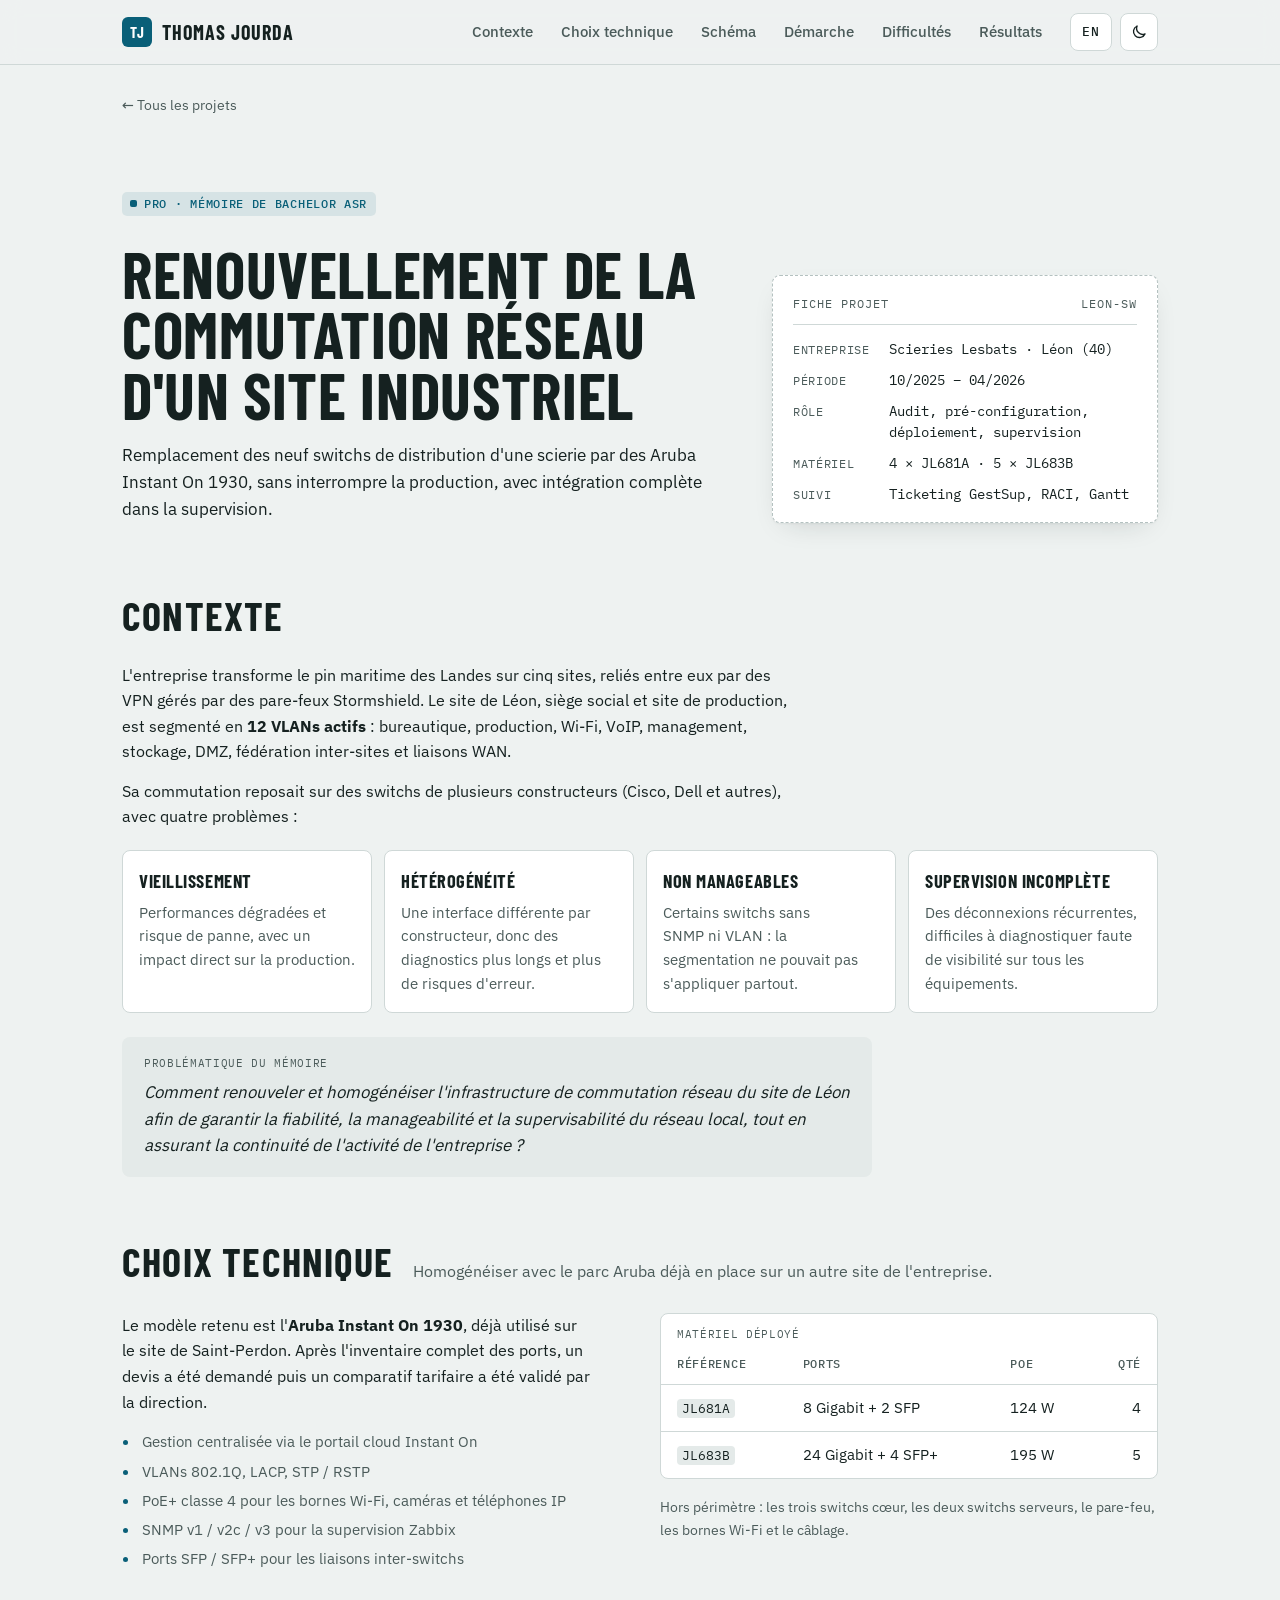
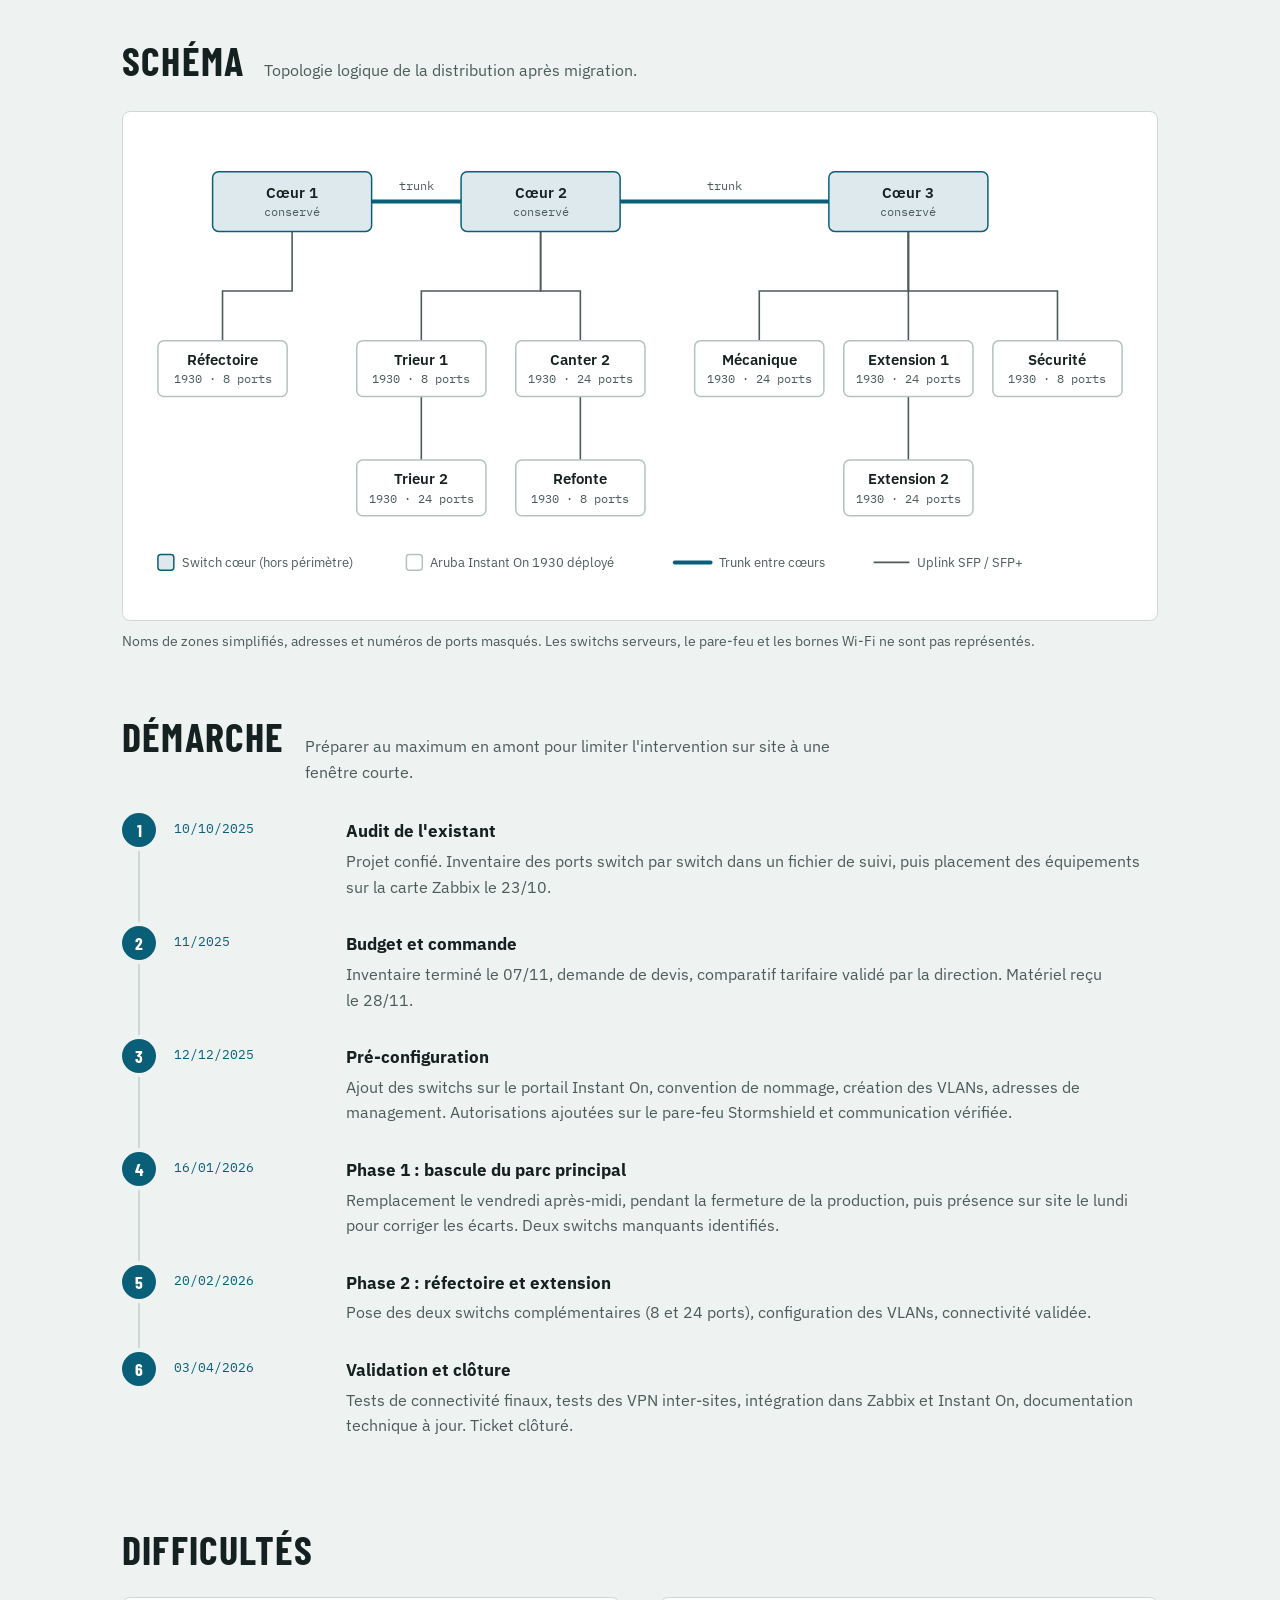
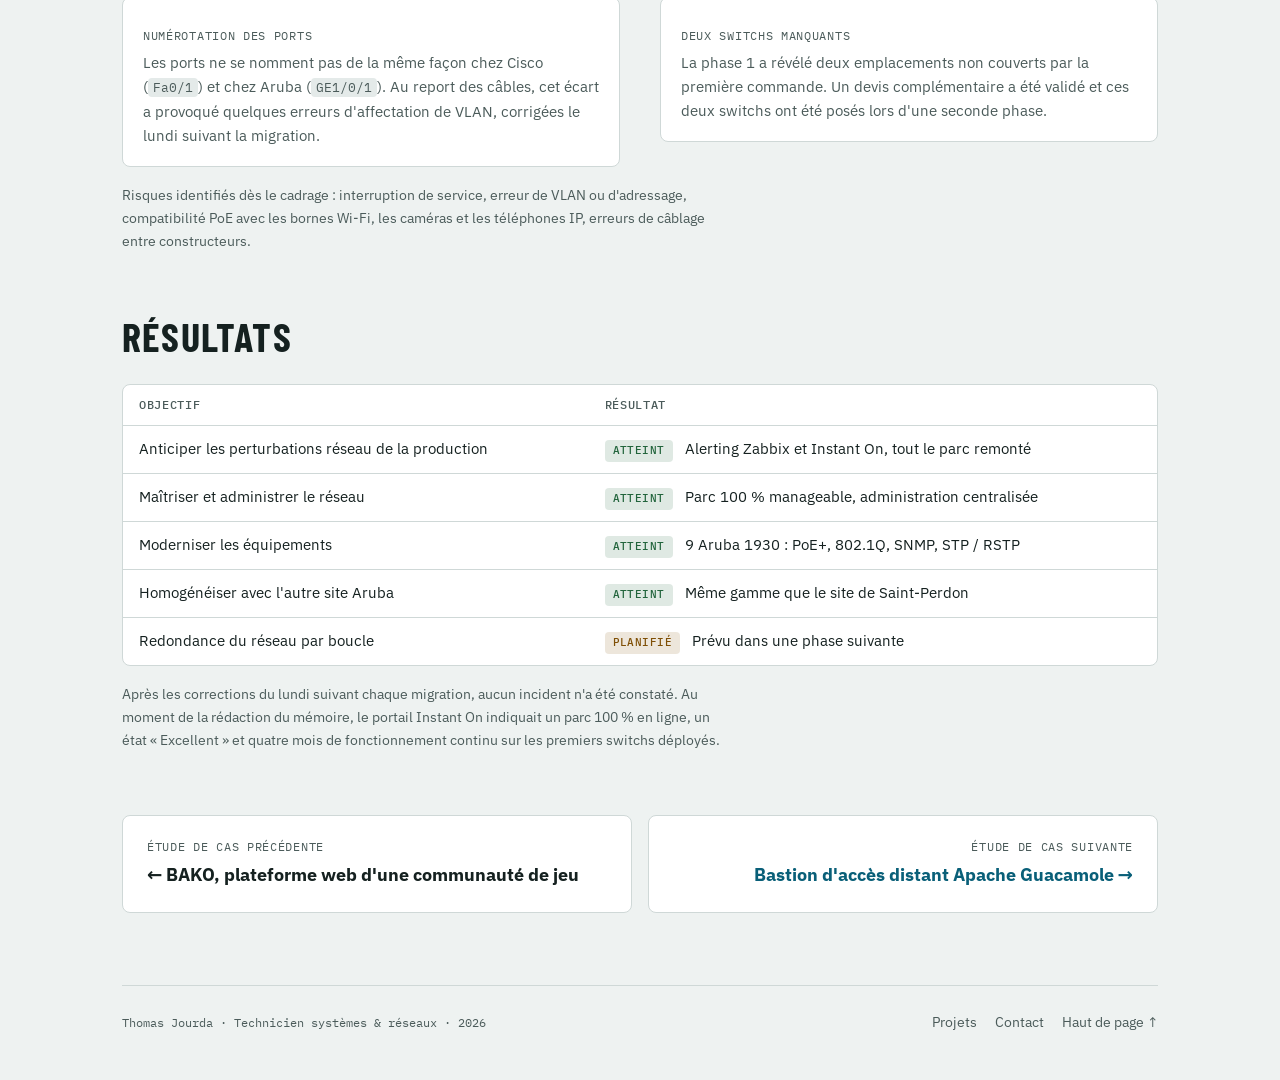
<file: projets/leon.html>
<!DOCTYPE html>
<html lang="fr">
<head>
<meta charset="UTF-8">
<meta name="viewport" content="width=device-width, initial-scale=1.0, viewport-fit=cover">
<title>Renouvellement de la commutation · Thomas Jourda</title>
<meta name="description" content="Étude de cas : remplacement des neuf switchs de distribution d'un site industriel par des Aruba Instant On 1930, sans interrompre la production.">
<link rel="canonical" href="https://thomas642.github.io/Portfolio/projets/leon.html">
<link rel="alternate" hreflang="fr" href="https://thomas642.github.io/Portfolio/projets/leon.html">
<link rel="alternate" hreflang="en" href="https://thomas642.github.io/Portfolio/en/projects/leon.html">
<link rel="alternate" hreflang="x-default" href="https://thomas642.github.io/Portfolio/projets/leon.html">
<meta property="og:type" content="article">
<meta property="og:locale" content="fr_FR">
<meta property="og:site_name" content="Thomas Jourda">
<meta property="og:title" content="Renouvellement de la commutation réseau d'un site industriel">
<meta property="og:description" content="Neuf switchs remplacés par des Aruba Instant On 1930, sans interrompre la production. Étude de cas de Thomas Jourda.">
<meta property="og:url" content="https://thomas642.github.io/Portfolio/projets/leon.html">
<meta property="og:image" content="https://thomas642.github.io/Portfolio/assets/og/leon.png">
<meta property="og:image:width" content="1200">
<meta property="og:image:height" content="630">
<meta property="og:image:alt" content="Étude de cas de Thomas Jourda : Renouvellement de la commutation réseau d'un site industriel">
<meta name="twitter:card" content="summary_large_image">
<link rel="preload" href="../assets/fonts/barlow-condensed-700-latin.woff2" as="font" type="font/woff2" crossorigin>
<link rel="preload" href="../assets/fonts/ibm-plex-sans-latin.woff2" as="font" type="font/woff2" crossorigin>
<meta name="theme-color" content="#eef2f1" media="(prefers-color-scheme: light)">
<meta name="theme-color" content="#0f1618" media="(prefers-color-scheme: dark)">
<!-- Thème choisi appliqué avant le premier affichage (évite un flash de l'autre thème) -->
<script>try{var t=localStorage.getItem("theme");if(t==="light"||t==="dark")document.documentElement.dataset.theme=t}catch(e){}</script>
<link rel="stylesheet" href="../assets/style.css?v=20261125d">
<link rel="icon" href="../assets/favicon.svg" type="image/svg+xml">
<link rel="apple-touch-icon" href="../assets/apple-touch-icon.png">
</head>
<body>
<!-- BODY:START -->
<a class="skip" href="#contexte">Aller au contenu</a>
<header class="topbar">
  <div class="wrap topbar-inner">
    <a class="brand" href="../index.html" aria-label="Thomas Jourda, accueil du portfolio"><span class="mono-tag" aria-hidden="true">TJ</span>Thomas Jourda</a>
    <nav class="mainnav" aria-label="Sections">
      <a href="#contexte">Contexte</a>
      <a href="#choix">Choix technique</a>
      <a href="#schema">Schéma</a>
      <a href="#demarche">Démarche</a>
      <a href="#difficultes">Difficultés</a>
      <a href="#resultats">Résultats</a>
    </nav>
    <div class="top-actions">
      <a class="lang-switch" href="../en/projects/leon.html" hreflang="en" lang="en" aria-label="English version">EN</a>
      <button id="theme-toggle" class="icon-btn" type="button" aria-label="Passer en thème sombre">
      <svg class="i-moon" viewBox="0 0 24 24" aria-hidden="true"><path d="M20 14.5A8 8 0 0 1 9.5 4a8 8 0 1 0 10.5 10.5Z" fill="none" stroke="currentColor" stroke-width="1.8" stroke-linejoin="round"/></svg>
      <svg class="i-sun" viewBox="0 0 24 24" aria-hidden="true"><circle cx="12" cy="12" r="4" fill="none" stroke="currentColor" stroke-width="1.8"/><path d="M12 2.5v2.5M12 19v2.5M2.5 12H5M19 12h2.5M5.3 5.3l1.8 1.8M16.9 16.9l1.8 1.8M5.3 18.7l1.8-1.8M16.9 7.1l1.8-1.8" stroke="currentColor" stroke-width="1.8" stroke-linecap="round"/></svg>
      </button>
    </div>
  </div>
  <div class="progress" aria-hidden="true"><span id="progress-bar"></span></div>
</header>

<main id="top" class="wrap case">

  <nav class="crumbs" aria-label="Fil d'Ariane">
    <a href="../index.html#projets">← Tous les projets</a>
  </nav>
  <section class="case-hero">
    <div>
      <p class="kind pro">Pro · mémoire de Bachelor ASR</p>
      <h1>Renouvellement de la commutation réseau d'un site industriel</h1>
      <p class="lead">
        Remplacement des neuf switchs de distribution d'une scierie par des Aruba Instant On 1930,
        sans interrompre la production, avec intégration complète dans la supervision.
      </p>
    </div>
    <aside class="asset-tag" aria-label="Fiche du projet">
      <p class="tag-head"><span>FICHE PROJET</span><span>LEON-SW</span></p>
      <dl>
        <div><dt>Entreprise</dt><dd>Scieries Lesbats · Léon (40)</dd></div>
        <div><dt>Période</dt><dd>10/2025 – 04/2026</dd></div>
        <div><dt>Rôle</dt><dd>Audit, pré-configuration, déploiement, supervision</dd></div>
        <div><dt>Matériel</dt><dd>4 × JL681A · 5 × JL683B</dd></div>
        <div><dt>Suivi</dt><dd>Ticketing GestSup, RACI, Gantt</dd></div>
      </dl>
    </aside>
  </section>

  <section id="contexte">
    <div class="section-head"><h2>Contexte</h2></div>
    <div class="prose">
      <p>
        L'entreprise transforme le pin maritime des Landes sur cinq sites, reliés entre eux par des VPN
        gérés par des pare-feux Stormshield. Le site de Léon, siège social et site de production,
        est segmenté en <strong>12 VLANs actifs</strong> : bureautique, production, Wi-Fi, VoIP,
        management, stockage, DMZ, fédération inter-sites et liaisons WAN.
      </p>
      <p>Sa commutation reposait sur des switchs de plusieurs constructeurs (Cisco, Dell et autres), avec quatre problèmes :</p>
    </div>
    <ul class="issue-grid">
      <li><strong>Vieillissement</strong><span>Performances dégradées et risque de panne, avec un impact direct sur la production.</span></li>
      <li><strong>Hétérogénéité</strong><span>Une interface différente par constructeur, donc des diagnostics plus longs et plus de risques d'erreur.</span></li>
      <li><strong>Non manageables</strong><span>Certains switchs sans SNMP ni VLAN : la segmentation ne pouvait pas s'appliquer partout.</span></li>
      <li><strong>Supervision incomplète</strong><span>Des déconnexions récurrentes, difficiles à diagnostiquer faute de visibilité sur tous les équipements.</span></li>
    </ul>
    <blockquote class="problem">
      <span>Problématique du mémoire</span>
      Comment renouveler et homogénéiser l'infrastructure de commutation réseau du site de Léon afin de garantir
      la fiabilité, la manageabilité et la supervisabilité du réseau local, tout en assurant la continuité de l'activité de l'entreprise ?
    </blockquote>
  </section>

  <section id="choix">
    <div class="section-head">
      <h2>Choix technique</h2>
      <p class="section-intro">Homogénéiser avec le parc Aruba déjà en place sur un autre site de l'entreprise.</p>
    </div>
    <div class="two-col">
      <div class="prose">
        <p>
          Le modèle retenu est l'<strong>Aruba Instant On 1930</strong>, déjà utilisé sur le site de Saint-Perdon.
          Après l'inventaire complet des ports, un devis a été demandé puis un comparatif tarifaire a été
          validé par la direction.
        </p>
        <ul class="points">
          <li>Gestion centralisée via le portail cloud Instant On</li>
          <li>VLANs 802.1Q, LACP, STP / RSTP</li>
          <li>PoE+ classe 4 pour les bornes Wi-Fi, caméras et téléphones IP</li>
          <li>SNMP v1 / v2c / v3 pour la supervision Zabbix</li>
          <li>Ports SFP / SFP+ pour les liaisons inter-switchs</li>
        </ul>
      </div>
      <div>
        <div class="table-wrap">
          <table class="data">
            <caption>Matériel déployé</caption>
            <thead><tr><th scope="col">Référence</th><th scope="col">Ports</th><th scope="col">PoE</th><th scope="col" class="num">Qté</th></tr></thead>
            <tbody>
              <tr><td><code>JL681A</code></td><td>8 Gigabit + 2 SFP</td><td>124 W</td><td class="num">4</td></tr>
              <tr><td><code>JL683B</code></td><td>24 Gigabit + 4 SFP+</td><td>195 W</td><td class="num">5</td></tr>
            </tbody>
          </table>
        </div>
        <p class="note">
          Hors périmètre : les trois switchs cœur, les deux switchs serveurs, le pare-feu,
          les bornes Wi-Fi et le câblage.
        </p>
      </div>
    </div>
  </section>

  <section id="schema">
    <div class="section-head">
      <h2>Schéma</h2>
      <p class="section-intro">Topologie logique de la distribution après migration.</p>
    </div>
    <figure class="diagram">
      <div class="diagram-scroll" tabindex="0">
        <svg viewBox="0 0 1000 470" role="img" aria-labelledby="leon-title leon-desc">
          <title id="leon-title">Topologie des switchs du site de Léon</title>
          <desc id="leon-desc">Trois switchs cœur reliés en série par des trunks. Le cœur 1 dessert le réfectoire. Le cœur 2 dessert Trieur 1, lui-même relié à Trieur 2, et Canter 2, relié à Refonte. Le cœur 3 dessert Mécanique, Extension 1, reliée à Extension 2, et Sécurité.</desc>

          <!-- Trunks entre switchs cœur -->
          <line class="dg-trunk" stroke="#0b6e8a" stroke-width="4" stroke-linecap="round" x1="230" y1="70" x2="320" y2="70"/>
          <line class="dg-trunk" stroke="#0b6e8a" stroke-width="4" stroke-linecap="round" x1="480" y1="70" x2="690" y2="70"/>
          <text class="dg-small" fill="#4b5b5a" font-size="12" x="275" y="58" text-anchor="middle">trunk</text>
          <text class="dg-small" fill="#4b5b5a" font-size="12" x="585" y="58" text-anchor="middle">trunk</text>

          <!-- Uplinks cœur → distribution -->
          <path class="dg-link" fill="none" stroke="#4b5b5a" stroke-width="1.6" d="M150 100 V160 H80 V210"/>
          <path class="dg-link" fill="none" stroke="#4b5b5a" stroke-width="1.6" d="M400 100 V160 H280 V210"/>
          <path class="dg-link" fill="none" stroke="#4b5b5a" stroke-width="1.6" d="M400 100 V160 H440 V210"/>
          <path class="dg-link" fill="none" stroke="#4b5b5a" stroke-width="1.6" d="M770 100 V160 H620 V210"/>
          <path class="dg-link" fill="none" stroke="#4b5b5a" stroke-width="1.6" d="M770 100 V210"/>
          <path class="dg-link" fill="none" stroke="#4b5b5a" stroke-width="1.6" d="M770 100 V160 H920 V210"/>
          <!-- Chaînages distribution → distribution -->
          <line class="dg-link" fill="none" stroke="#4b5b5a" stroke-width="1.6" x1="280" y1="266" x2="280" y2="330"/>
          <line class="dg-link" fill="none" stroke="#4b5b5a" stroke-width="1.6" x1="440" y1="266" x2="440" y2="330"/>
          <line class="dg-link" fill="none" stroke="#4b5b5a" stroke-width="1.6" x1="770" y1="266" x2="770" y2="330"/>

          <!-- Switchs cœur -->
          <g class="dg-core">
            <rect fill="#dcebef" stroke="#0b6e8a" stroke-width="1.5" x="70" y="40" width="160" height="60" rx="6"/>
            <text fill="#152120" font-size="15" font-weight="600" x="150" y="66" text-anchor="middle">Cœur 1</text>
            <text class="dg-sub" fill="#4b5b5a" font-size="12" x="150" y="85" text-anchor="middle">conservé</text>
          </g>
          <g class="dg-core">
            <rect fill="#dcebef" stroke="#0b6e8a" stroke-width="1.5" x="320" y="40" width="160" height="60" rx="6"/>
            <text fill="#152120" font-size="15" font-weight="600" x="400" y="66" text-anchor="middle">Cœur 2</text>
            <text class="dg-sub" fill="#4b5b5a" font-size="12" x="400" y="85" text-anchor="middle">conservé</text>
          </g>
          <g class="dg-core">
            <rect fill="#dcebef" stroke="#0b6e8a" stroke-width="1.5" x="690" y="40" width="160" height="60" rx="6"/>
            <text fill="#152120" font-size="15" font-weight="600" x="770" y="66" text-anchor="middle">Cœur 3</text>
            <text class="dg-sub" fill="#4b5b5a" font-size="12" x="770" y="85" text-anchor="middle">conservé</text>
          </g>

          <!-- Distribution niveau 1 -->
          <g class="dg-box"><rect fill="#ffffff" stroke="#b4c1c0" stroke-width="1.5" x="15" y="210" width="130" height="56" rx="6"/><text fill="#152120" font-size="15" font-weight="600" x="80" y="234" text-anchor="middle">Réfectoire</text><text class="dg-sub" fill="#4b5b5a" font-size="12" x="80" y="253" text-anchor="middle">1930 · 8 ports</text></g>
          <g class="dg-box"><rect fill="#ffffff" stroke="#b4c1c0" stroke-width="1.5" x="215" y="210" width="130" height="56" rx="6"/><text fill="#152120" font-size="15" font-weight="600" x="280" y="234" text-anchor="middle">Trieur 1</text><text class="dg-sub" fill="#4b5b5a" font-size="12" x="280" y="253" text-anchor="middle">1930 · 8 ports</text></g>
          <g class="dg-box"><rect fill="#ffffff" stroke="#b4c1c0" stroke-width="1.5" x="375" y="210" width="130" height="56" rx="6"/><text fill="#152120" font-size="15" font-weight="600" x="440" y="234" text-anchor="middle">Canter 2</text><text class="dg-sub" fill="#4b5b5a" font-size="12" x="440" y="253" text-anchor="middle">1930 · 24 ports</text></g>
          <g class="dg-box"><rect fill="#ffffff" stroke="#b4c1c0" stroke-width="1.5" x="555" y="210" width="130" height="56" rx="6"/><text fill="#152120" font-size="15" font-weight="600" x="620" y="234" text-anchor="middle">Mécanique</text><text class="dg-sub" fill="#4b5b5a" font-size="12" x="620" y="253" text-anchor="middle">1930 · 24 ports</text></g>
          <g class="dg-box"><rect fill="#ffffff" stroke="#b4c1c0" stroke-width="1.5" x="705" y="210" width="130" height="56" rx="6"/><text fill="#152120" font-size="15" font-weight="600" x="770" y="234" text-anchor="middle">Extension 1</text><text class="dg-sub" fill="#4b5b5a" font-size="12" x="770" y="253" text-anchor="middle">1930 · 24 ports</text></g>
          <g class="dg-box"><rect fill="#ffffff" stroke="#b4c1c0" stroke-width="1.5" x="855" y="210" width="130" height="56" rx="6"/><text fill="#152120" font-size="15" font-weight="600" x="920" y="234" text-anchor="middle">Sécurité</text><text class="dg-sub" fill="#4b5b5a" font-size="12" x="920" y="253" text-anchor="middle">1930 · 8 ports</text></g>

          <!-- Distribution niveau 2 -->
          <g class="dg-box"><rect fill="#ffffff" stroke="#b4c1c0" stroke-width="1.5" x="215" y="330" width="130" height="56" rx="6"/><text fill="#152120" font-size="15" font-weight="600" x="280" y="354" text-anchor="middle">Trieur 2</text><text class="dg-sub" fill="#4b5b5a" font-size="12" x="280" y="373" text-anchor="middle">1930 · 24 ports</text></g>
          <g class="dg-box"><rect fill="#ffffff" stroke="#b4c1c0" stroke-width="1.5" x="375" y="330" width="130" height="56" rx="6"/><text fill="#152120" font-size="15" font-weight="600" x="440" y="354" text-anchor="middle">Refonte</text><text class="dg-sub" fill="#4b5b5a" font-size="12" x="440" y="373" text-anchor="middle">1930 · 8 ports</text></g>
          <g class="dg-box"><rect fill="#ffffff" stroke="#b4c1c0" stroke-width="1.5" x="705" y="330" width="130" height="56" rx="6"/><text fill="#152120" font-size="15" font-weight="600" x="770" y="354" text-anchor="middle">Extension 2</text><text class="dg-sub" fill="#4b5b5a" font-size="12" x="770" y="373" text-anchor="middle">1930 · 24 ports</text></g>

          <!-- Légende -->
          <g class="dg-legend" fill="#4b5b5a" font-size="13" transform="translate(15 425)">
            <rect class="dg-leg-core" fill="#dcebef" stroke="#0b6e8a" stroke-width="1.5" x="0" y="0" width="16" height="16" rx="3"/>
            <text x="24" y="13">Switch cœur (hors périmètre)</text>
            <rect class="dg-leg-box" fill="#ffffff" stroke="#b4c1c0" stroke-width="1.5" x="250" y="0" width="16" height="16" rx="3"/>
            <text x="274" y="13">Aruba Instant On 1930 déployé</text>
            <line class="dg-trunk" stroke="#0b6e8a" stroke-width="4" stroke-linecap="round" x1="520" y1="8" x2="556" y2="8"/>
            <text x="564" y="13">Trunk entre cœurs</text>
            <line class="dg-link" fill="none" stroke="#4b5b5a" stroke-width="1.6" x1="720" y1="8" x2="756" y2="8"/>
            <text x="764" y="13">Uplink SFP / SFP+</text>
          </g>
        </svg>
      </div>
      <figcaption>Noms de zones simplifiés, adresses et numéros de ports masqués. Les switchs serveurs, le pare-feu et les bornes Wi-Fi ne sont pas représentés.</figcaption>
    </figure>
  </section>

  <section id="demarche">
    <div class="section-head">
      <h2>Démarche</h2>
      <p class="section-intro">Préparer au maximum en amont pour limiter l'intervention sur site à une fenêtre courte.</p>
    </div>
    <ol class="steps">
      <li>
        <time>10/10/2025</time>
        <div><h3>Audit de l'existant</h3><p>Projet confié. Inventaire des ports switch par switch dans un fichier de suivi, puis placement des équipements sur la carte Zabbix le 23/10.</p></div>
      </li>
      <li>
        <time>11/2025</time>
        <div><h3>Budget et commande</h3><p>Inventaire terminé le 07/11, demande de devis, comparatif tarifaire validé par la direction. Matériel reçu le 28/11.</p></div>
      </li>
      <li>
        <time>12/12/2025</time>
        <div><h3>Pré-configuration</h3><p>Ajout des switchs sur le portail Instant On, convention de nommage, création des VLANs, adresses de management. Autorisations ajoutées sur le pare-feu Stormshield et communication vérifiée.</p></div>
      </li>
      <li>
        <time>16/01/2026</time>
        <div><h3>Phase 1 : bascule du parc principal</h3><p>Remplacement le vendredi après-midi, pendant la fermeture de la production, puis présence sur site le lundi pour corriger les écarts. Deux switchs manquants identifiés.</p></div>
      </li>
      <li>
        <time>20/02/2026</time>
        <div><h3>Phase 2 : réfectoire et extension</h3><p>Pose des deux switchs complémentaires (8 et 24 ports), configuration des VLANs, connectivité validée.</p></div>
      </li>
      <li>
        <time>03/04/2026</time>
        <div><h3>Validation et clôture</h3><p>Tests de connectivité finaux, tests des VPN inter-sites, intégration dans Zabbix et Instant On, documentation technique à jour. Ticket clôturé.</p></div>
      </li>
    </ol>
  </section>

  <section id="difficultes">
    <div class="section-head"><h2>Difficultés</h2></div>
    <div class="two-col">
      <div class="callout">
        <p class="col-title">Numérotation des ports</p>
        <p>
          Les ports ne se nomment pas de la même façon chez Cisco (<code>Fa0/1</code>) et chez Aruba
          (<code>GE1/0/1</code>). Au report des câbles, cet écart a provoqué quelques erreurs d'affectation
          de VLAN, corrigées le lundi suivant la migration.
        </p>
      </div>
      <div class="callout">
        <p class="col-title">Deux switchs manquants</p>
        <p>
          La phase 1 a révélé deux emplacements non couverts par la première commande.
          Un devis complémentaire a été validé et ces deux switchs ont été posés lors d'une seconde phase.
        </p>
      </div>
    </div>
    <p class="note">
      Risques identifiés dès le cadrage : interruption de service, erreur de VLAN ou d'adressage,
      compatibilité PoE avec les bornes Wi-Fi, les caméras et les téléphones IP, erreurs de câblage entre constructeurs.
    </p>
  </section>

  <section id="resultats">
    <div class="section-head"><h2>Résultats</h2></div>
    <div class="table-wrap">
      <table class="data">
        <thead><tr><th scope="col">Objectif</th><th scope="col">Résultat</th></tr></thead>
        <tbody>
          <tr><td>Anticiper les perturbations réseau de la production</td><td><span class="badge ok">Atteint</span> Alerting Zabbix et Instant On, tout le parc remonté</td></tr>
          <tr><td>Maîtriser et administrer le réseau</td><td><span class="badge ok">Atteint</span> Parc 100 % manageable, administration centralisée</td></tr>
          <tr><td>Moderniser les équipements</td><td><span class="badge ok">Atteint</span> 9 Aruba 1930 : PoE+, 802.1Q, SNMP, STP / RSTP</td></tr>
          <tr><td>Homogénéiser avec l'autre site Aruba</td><td><span class="badge ok">Atteint</span> Même gamme que le site de Saint-Perdon</td></tr>
          <tr><td>Redondance du réseau par boucle</td><td><span class="badge wip">Planifié</span> Prévu dans une phase suivante</td></tr>
        </tbody>
      </table>
    </div>
    <p class="note">
      Après les corrections du lundi suivant chaque migration, aucun incident n'a été constaté.
      Au moment de la rédaction du mémoire, le portail Instant On indiquait un parc 100 % en ligne,
      un état « Excellent » et quatre mois de fonctionnement continu sur les premiers switchs déployés.
    </p>
  </section>

  <nav class="next-case pager" aria-label="Autres études de cas">
    <a class="prev" href="bako.html">
      <span>Étude de cas précédente</span>
      <strong>← BAKO, plateforme web d'une communauté de jeu</strong>
    </a>
    <a class="next" href="guacamole.html">
      <span>Étude de cas suivante</span>
      <strong>Bastion d'accès distant Apache Guacamole →</strong>
    </a>
  </nav>

</main>

<footer class="wrap">
  <div class="footer-inner">
    <p>Thomas Jourda · Technicien systèmes &amp; réseaux · 2026</p>
    <nav aria-label="Pied de page">
      <a href="../index.html#projets">Projets</a>
      <a href="../index.html#contact">Contact</a>
      <a href="#top">Haut de page ↑</a>
    </nav>
  </div>
</footer>

<a id="to-top" class="to-top" href="#top" aria-label="Revenir en haut de la page" hidden>
  <svg viewBox="0 0 24 24" aria-hidden="true"><path d="M12 19V5M5.5 11.5 12 5l6.5 6.5" fill="none" stroke="currentColor" stroke-width="2" stroke-linecap="round" stroke-linejoin="round"/></svg>
</a>
<!-- BODY:END -->
<script src="../assets/main.js?v=20261125d"></script>
</body>
</html>
</file>
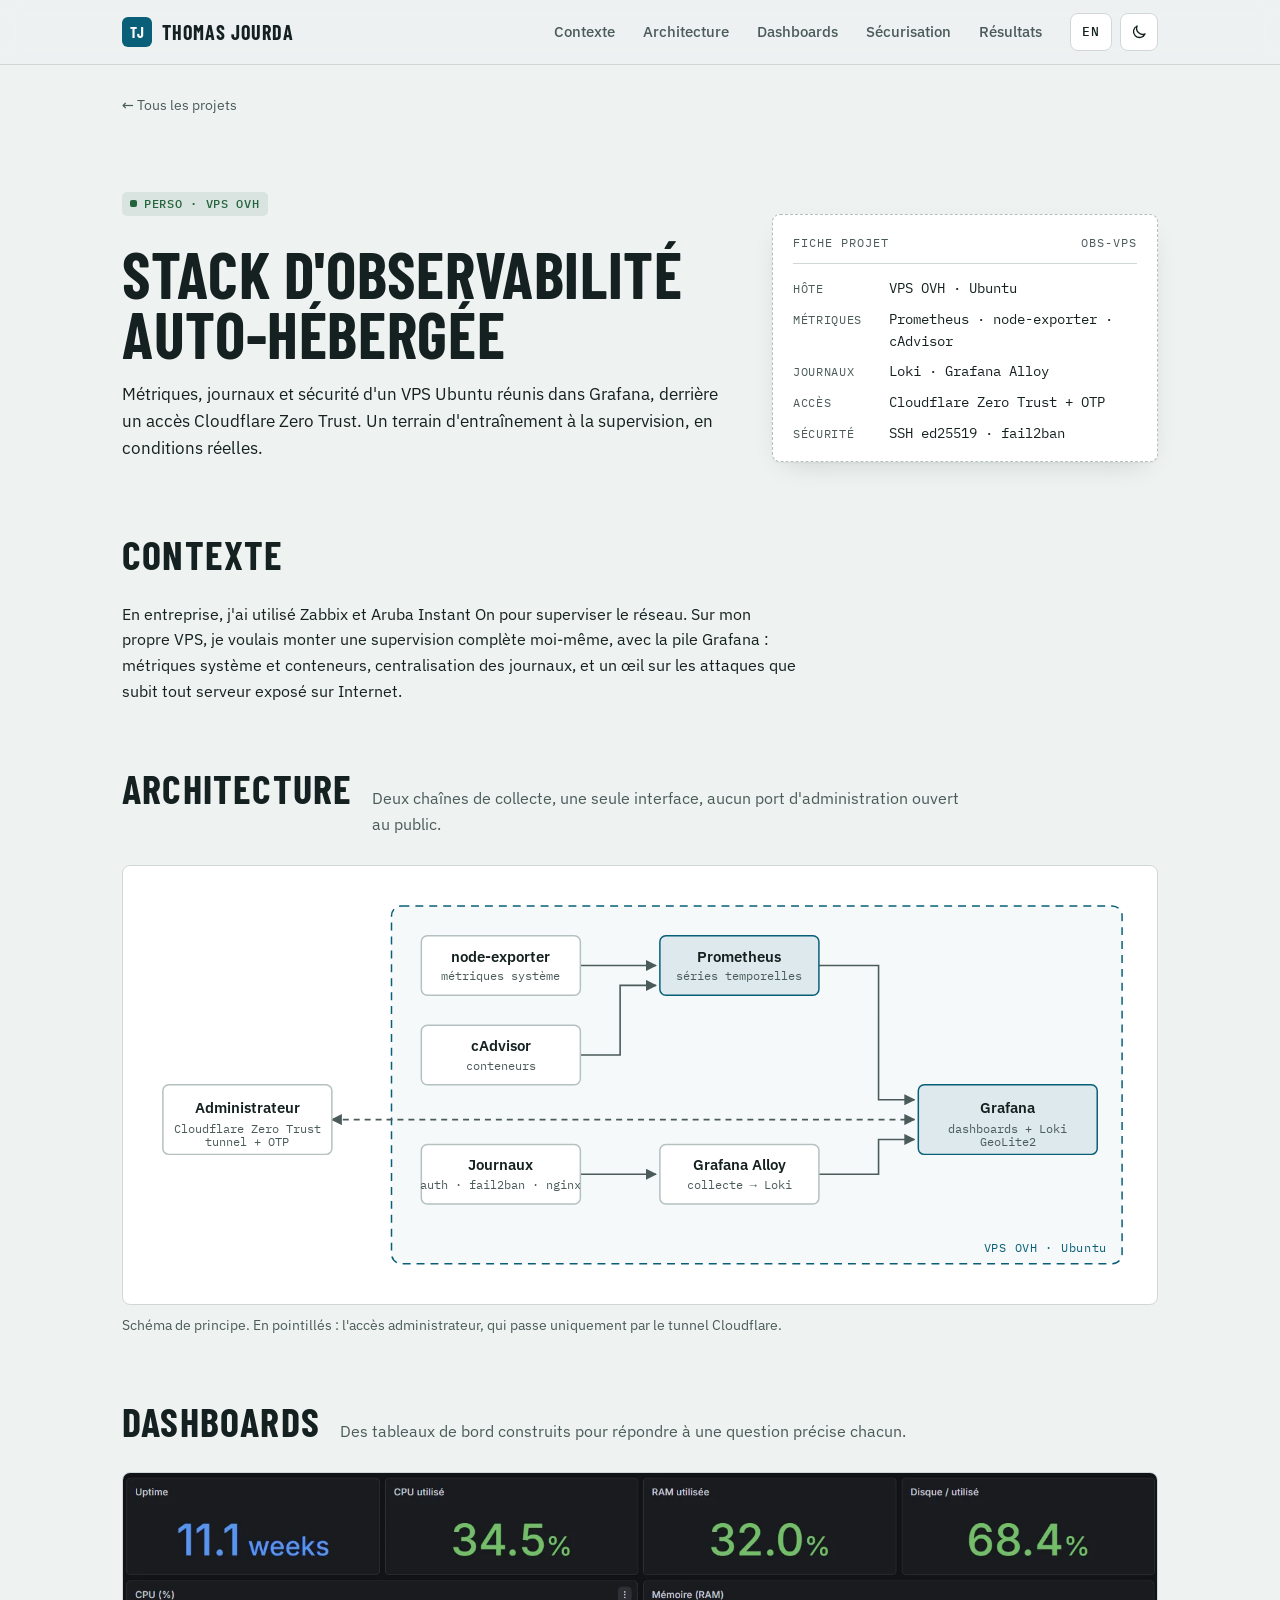
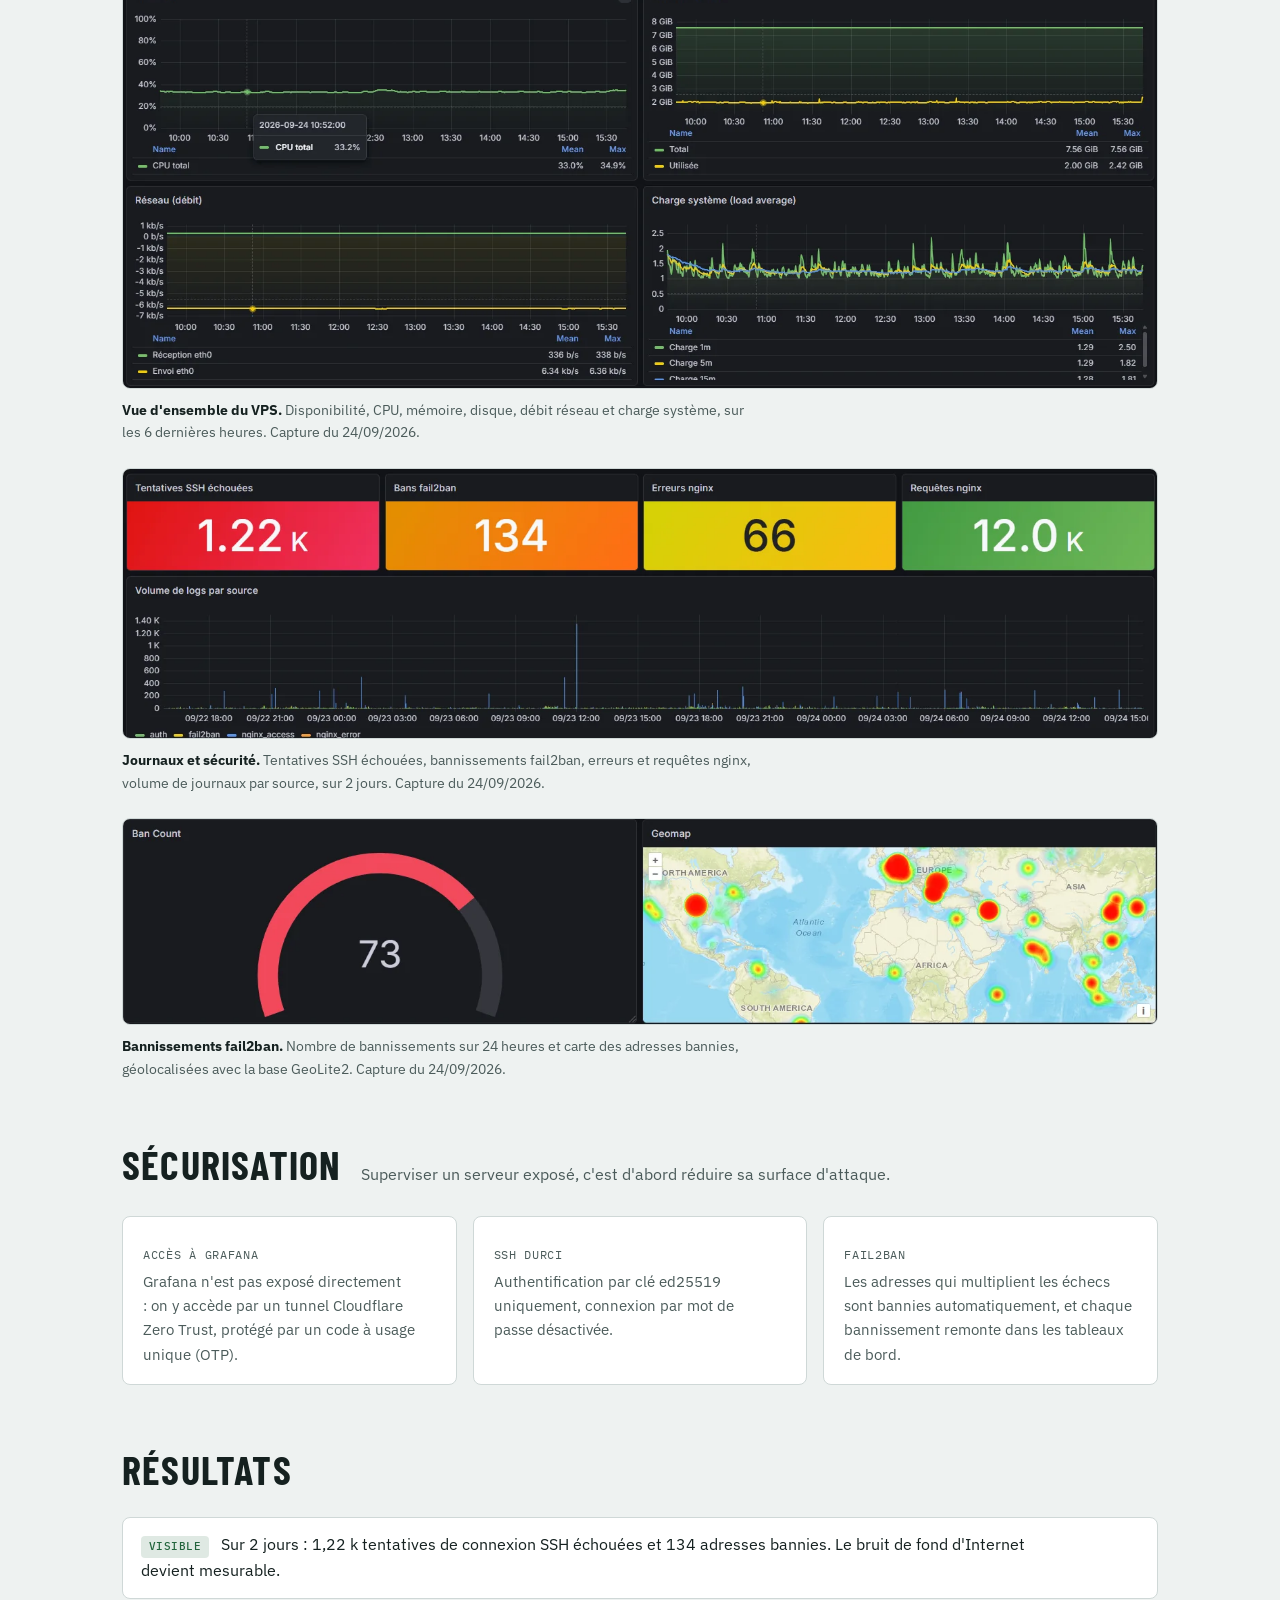
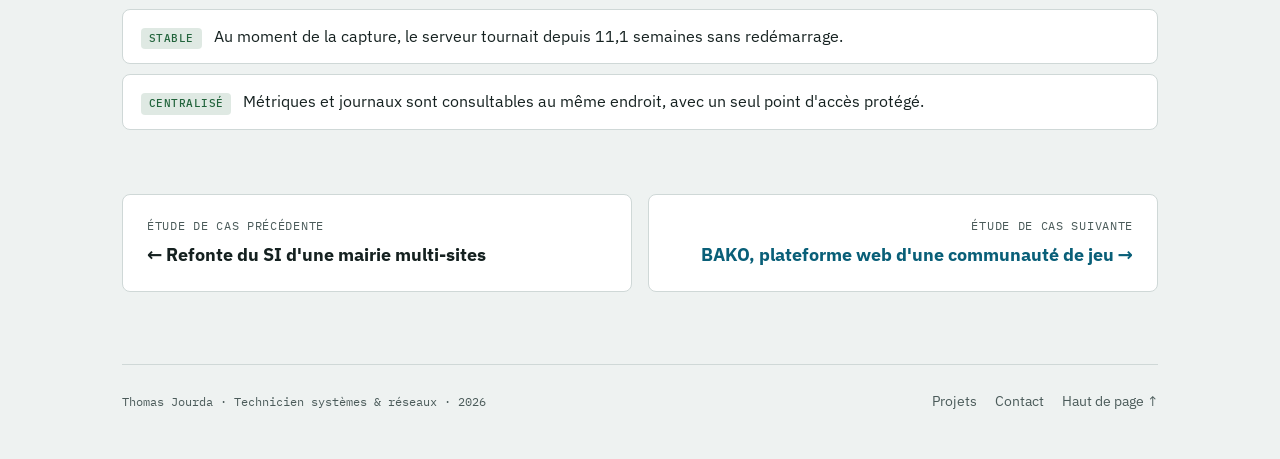
<file: projets/observabilite.html>
<!DOCTYPE html>
<html lang="fr">
<head>
<meta charset="UTF-8">
<meta name="viewport" content="width=device-width, initial-scale=1.0, viewport-fit=cover">
<title>Stack d'observabilité · Thomas Jourda</title>
<meta name="description" content="Étude de cas : supervision d'un VPS avec Prometheus, Loki et Grafana, derrière Cloudflare Zero Trust.">
<link rel="canonical" href="https://thomas642.github.io/Portfolio/projets/observabilite.html">
<link rel="alternate" hreflang="fr" href="https://thomas642.github.io/Portfolio/projets/observabilite.html">
<link rel="alternate" hreflang="en" href="https://thomas642.github.io/Portfolio/en/projects/observability.html">
<link rel="alternate" hreflang="x-default" href="https://thomas642.github.io/Portfolio/projets/observabilite.html">
<meta property="og:type" content="article">
<meta property="og:locale" content="fr_FR">
<meta property="og:site_name" content="Thomas Jourda">
<meta property="og:title" content="Stack d'observabilité auto-hébergée">
<meta property="og:description" content="Prometheus, Loki et Grafana sur un VPS, derrière Cloudflare Zero Trust. Étude de cas de Thomas Jourda.">
<meta property="og:url" content="https://thomas642.github.io/Portfolio/projets/observabilite.html">
<meta property="og:image" content="https://thomas642.github.io/Portfolio/assets/og/observabilite.png">
<meta property="og:image:width" content="1200">
<meta property="og:image:height" content="630">
<meta property="og:image:alt" content="Étude de cas de Thomas Jourda : Stack d'observabilité auto-hébergée">
<meta name="twitter:card" content="summary_large_image">
<link rel="preload" href="../assets/fonts/barlow-condensed-700-latin.woff2" as="font" type="font/woff2" crossorigin>
<link rel="preload" href="../assets/fonts/ibm-plex-sans-latin.woff2" as="font" type="font/woff2" crossorigin>
<meta name="theme-color" content="#eef2f1" media="(prefers-color-scheme: light)">
<meta name="theme-color" content="#0f1618" media="(prefers-color-scheme: dark)">
<!-- Thème choisi appliqué avant le premier affichage (évite un flash de l'autre thème) -->
<script>try{var t=localStorage.getItem("theme");if(t==="light"||t==="dark")document.documentElement.dataset.theme=t}catch(e){}</script>
<link rel="stylesheet" href="../assets/style.css?v=20261125d">
<link rel="icon" href="../assets/favicon.svg" type="image/svg+xml">
<link rel="apple-touch-icon" href="../assets/apple-touch-icon.png">
</head>
<body>
<!-- BODY:START -->
<a class="skip" href="#contexte">Aller au contenu</a>
<header class="topbar">
  <div class="wrap topbar-inner">
    <a class="brand" href="../index.html" aria-label="Thomas Jourda, accueil du portfolio"><span class="mono-tag" aria-hidden="true">TJ</span>Thomas Jourda</a>
    <nav class="mainnav" aria-label="Sections">
      <a href="#contexte">Contexte</a>
      <a href="#architecture">Architecture</a>
      <a href="#dashboards">Dashboards</a>
      <a href="#securite">Sécurisation</a>
      <a href="#resultats">Résultats</a>
    </nav>
    <div class="top-actions">
      <a class="lang-switch" href="../en/projects/observability.html" hreflang="en" lang="en" aria-label="English version">EN</a>
      <button id="theme-toggle" class="icon-btn" type="button" aria-label="Passer en thème sombre">
      <svg class="i-moon" viewBox="0 0 24 24" aria-hidden="true"><path d="M20 14.5A8 8 0 0 1 9.5 4a8 8 0 1 0 10.5 10.5Z" fill="none" stroke="currentColor" stroke-width="1.8" stroke-linejoin="round"/></svg>
      <svg class="i-sun" viewBox="0 0 24 24" aria-hidden="true"><circle cx="12" cy="12" r="4" fill="none" stroke="currentColor" stroke-width="1.8"/><path d="M12 2.5v2.5M12 19v2.5M2.5 12H5M19 12h2.5M5.3 5.3l1.8 1.8M16.9 16.9l1.8 1.8M5.3 18.7l1.8-1.8M16.9 7.1l1.8-1.8" stroke="currentColor" stroke-width="1.8" stroke-linecap="round"/></svg>
      </button>
    </div>
  </div>
  <div class="progress" aria-hidden="true"><span id="progress-bar"></span></div>
</header>

<main id="top" class="wrap case">

  <nav class="crumbs" aria-label="Fil d'Ariane">
    <a href="../index.html#projets">← Tous les projets</a>
  </nav>
  <section class="case-hero">
    <div>
      <p class="kind perso">Perso · VPS OVH</p>
      <h1>Stack d'observabilité auto-hébergée</h1>
      <p class="lead">
        Métriques, journaux et sécurité d'un VPS Ubuntu réunis dans Grafana, derrière un accès
        Cloudflare Zero Trust. Un terrain d'entraînement à la supervision, en conditions réelles.
      </p>
    </div>
    <aside class="asset-tag" aria-label="Fiche du projet">
      <p class="tag-head"><span>FICHE PROJET</span><span>OBS-VPS</span></p>
      <dl>
        <div><dt>Hôte</dt><dd>VPS OVH · Ubuntu</dd></div>
        <div><dt>Métriques</dt><dd>Prometheus · node-exporter · cAdvisor</dd></div>
        <div><dt>Journaux</dt><dd>Loki · Grafana Alloy</dd></div>
        <div><dt>Accès</dt><dd>Cloudflare Zero Trust + OTP</dd></div>
        <div><dt>Sécurité</dt><dd>SSH ed25519 · fail2ban</dd></div>
      </dl>
    </aside>
  </section>

  <section id="contexte">
    <div class="section-head"><h2>Contexte</h2></div>
    <div class="prose">
      <p>
        En entreprise, j'ai utilisé Zabbix et Aruba Instant On pour superviser le réseau. Sur mon propre VPS,
        je voulais monter une supervision complète moi-même, avec la pile Grafana : métriques système et
        conteneurs, centralisation des journaux, et un œil sur les attaques que subit tout serveur exposé sur Internet.
      </p>
    </div>
  </section>

  <section id="architecture">
    <div class="section-head">
      <h2>Architecture</h2>
      <p class="section-intro">Deux chaînes de collecte, une seule interface, aucun port d'administration ouvert au public.</p>
    </div>
    <figure class="diagram">
      <div class="diagram-scroll" tabindex="0">
        <svg viewBox="0 0 1000 400" role="img" aria-labelledby="obs-title obs-desc">
          <title id="obs-title">Architecture de la stack d'observabilité</title>
          <desc id="obs-desc">node-exporter et cAdvisor exposent les métriques du système et des conteneurs, collectées par Prometheus. Grafana Alloy collecte les journaux d'authentification, de fail2ban et de nginx et les envoie à Loki. Grafana lit Prometheus et Loki. L'administrateur accède à Grafana par un tunnel Cloudflare Zero Trust protégé par un code à usage unique.</desc>
          <defs>
            <marker id="arrow" viewBox="0 0 10 10" refX="9" refY="5" markerWidth="7" markerHeight="7" orient="auto-start-reverse">
              <path class="dg-arrow" fill="#4b5b5a" d="M0 0 L10 5 L0 10 z"/>
            </marker>
          </defs>
          <rect class="dg-group" fill="none" stroke="#0b6e8a" stroke-width="1.5" stroke-dasharray="8 6" x="250" y="20" width="735" height="360" rx="10"/>
          <text class="dg-group-label" fill="#0b6e8a" font-size="12" x="970" y="368" text-anchor="end">VPS OVH · Ubuntu</text>

          <line class="dg-link" fill="none" stroke="#4b5b5a" stroke-width="1.6" x1="440" y1="80" x2="516" y2="80" marker-end="url(#arrow)"/>
          <path class="dg-link" fill="none" stroke="#4b5b5a" stroke-width="1.6" d="M440 170 H480 V100 H516" marker-end="url(#arrow)"/>
          <line class="dg-link" fill="none" stroke="#4b5b5a" stroke-width="1.6" x1="440" y1="290" x2="516" y2="290" marker-end="url(#arrow)"/>
          <path class="dg-link" fill="none" stroke="#4b5b5a" stroke-width="1.6" d="M680 80 H740 V215 H776" marker-end="url(#arrow)"/>
          <path class="dg-link" fill="none" stroke="#4b5b5a" stroke-width="1.6" d="M680 290 H740 V255 H776" marker-end="url(#arrow)"/>
          <line class="dg-link" fill="none" stroke="#4b5b5a" stroke-width="1.6" x1="190" y1="235" x2="776" y2="235" marker-end="url(#arrow)" marker-start="url(#arrow)" stroke-dasharray="6 5"/>

          <g class="dg-box"><rect fill="#ffffff" stroke="#b4c1c0" stroke-width="1.5" x="20" y="200" width="170" height="70" rx="6"/><text fill="#152120" font-size="15" font-weight="600" x="105" y="228" text-anchor="middle">Administrateur</text><text class="dg-sub" fill="#4b5b5a" font-size="12" x="105" y="248" text-anchor="middle">Cloudflare Zero Trust</text><text class="dg-sub" fill="#4b5b5a" font-size="12" x="105" y="262" text-anchor="middle">tunnel + OTP</text></g>

          <g class="dg-box"><rect fill="#ffffff" stroke="#b4c1c0" stroke-width="1.5" x="280" y="50" width="160" height="60" rx="6"/><text fill="#152120" font-size="15" font-weight="600" x="360" y="76" text-anchor="middle">node-exporter</text><text class="dg-sub" fill="#4b5b5a" font-size="12" x="360" y="95" text-anchor="middle">métriques système</text></g>
          <g class="dg-box"><rect fill="#ffffff" stroke="#b4c1c0" stroke-width="1.5" x="280" y="140" width="160" height="60" rx="6"/><text fill="#152120" font-size="15" font-weight="600" x="360" y="166" text-anchor="middle">cAdvisor</text><text class="dg-sub" fill="#4b5b5a" font-size="12" x="360" y="185" text-anchor="middle">conteneurs</text></g>
          <g class="dg-box"><rect fill="#ffffff" stroke="#b4c1c0" stroke-width="1.5" x="280" y="260" width="160" height="60" rx="6"/><text fill="#152120" font-size="15" font-weight="600" x="360" y="286" text-anchor="middle">Journaux</text><text class="dg-sub" fill="#4b5b5a" font-size="12" x="360" y="305" text-anchor="middle">auth · fail2ban · nginx</text></g>

          <g class="dg-core"><rect fill="#dcebef" stroke="#0b6e8a" stroke-width="1.5" x="520" y="50" width="160" height="60" rx="6"/><text fill="#152120" font-size="15" font-weight="600" x="600" y="76" text-anchor="middle">Prometheus</text><text class="dg-sub" fill="#4b5b5a" font-size="12" x="600" y="95" text-anchor="middle">séries temporelles</text></g>
          <g class="dg-box"><rect fill="#ffffff" stroke="#b4c1c0" stroke-width="1.5" x="520" y="260" width="160" height="60" rx="6"/><text fill="#152120" font-size="15" font-weight="600" x="600" y="286" text-anchor="middle">Grafana Alloy</text><text class="dg-sub" fill="#4b5b5a" font-size="12" x="600" y="305" text-anchor="middle">collecte → Loki</text></g>
          <g class="dg-core"><rect fill="#dcebef" stroke="#0b6e8a" stroke-width="1.5" x="780" y="200" width="180" height="70" rx="6"/><text fill="#152120" font-size="15" font-weight="600" x="870" y="228" text-anchor="middle">Grafana</text><text class="dg-sub" fill="#4b5b5a" font-size="12" x="870" y="248" text-anchor="middle">dashboards + Loki</text><text class="dg-sub" fill="#4b5b5a" font-size="12" x="870" y="262" text-anchor="middle">GeoLite2</text></g>
        </svg>
      </div>
      <figcaption>Schéma de principe. En pointillés : l'accès administrateur, qui passe uniquement par le tunnel Cloudflare.</figcaption>
    </figure>
  </section>

  <section id="dashboards">
    <div class="section-head">
      <h2>Dashboards</h2>
      <p class="section-intro">Des tableaux de bord construits pour répondre à une question précise chacun.</p>
    </div>
    <div class="shots">
      <figure class="shot">
        <a href="../assets/img/grafana-vps.webp"><img src="../assets/img/grafana-vps.webp" width="1531" height="762" loading="lazy" decoding="async" alt="Dashboard Grafana de l'état du VPS : uptime de 11,1 semaines, CPU à 34,5 %, RAM à 32 %, disque à 68,4 %, avec les courbes CPU, mémoire, réseau et charge système sur 6 heures."></a>
        <figcaption><strong>Vue d'ensemble du VPS.</strong> Disponibilité, CPU, mémoire, disque, débit réseau et charge système, sur les 6 dernières heures. Capture du 24/09/2026.</figcaption>
      </figure>
      <figure class="shot">
        <a href="../assets/img/grafana-securite.webp"><img src="../assets/img/grafana-securite.webp" width="1531" height="399" loading="lazy" decoding="async" alt="Dashboard Grafana des journaux et de la sécurité : 1,22 k tentatives SSH échouées, 134 bannissements fail2ban, 66 erreurs nginx, 12 k requêtes nginx, et le volume de journaux par source."></a>
        <figcaption><strong>Journaux et sécurité.</strong> Tentatives SSH échouées, bannissements fail2ban, erreurs et requêtes nginx, volume de journaux par source, sur 2 jours. Capture du 24/09/2026.</figcaption>
      </figure>
      <figure class="shot">
        <a href="../assets/img/grafana-geomap.webp"><img src="../assets/img/grafana-geomap.webp" width="1499" height="297" loading="lazy" decoding="async" alt="Dashboard Grafana fail2ban : jauge de 73 bannissements sur 24 heures et carte du monde des adresses IP bannies, concentrées en Europe, en Asie et en Amérique du Nord."></a>
        <figcaption><strong>Bannissements fail2ban.</strong> Nombre de bannissements sur 24 heures et carte des adresses bannies, géolocalisées avec la base GeoLite2. Capture du 24/09/2026.</figcaption>
      </figure>
    </div>
  </section>

  <section id="securite">
    <div class="section-head">
      <h2>Sécurisation</h2>
      <p class="section-intro">Superviser un serveur exposé, c'est d'abord réduire sa surface d'attaque.</p>
    </div>
    <div class="feature-grid">
      <div class="callout">
        <p class="col-title">Accès à Grafana</p>
        <p>Grafana n'est pas exposé directement : on y accède par un tunnel Cloudflare Zero Trust, protégé par un code à usage unique (OTP).</p>
      </div>
      <div class="callout">
        <p class="col-title">SSH durci</p>
        <p>Authentification par clé ed25519 uniquement, connexion par mot de passe désactivée.</p>
      </div>
      <div class="callout">
        <p class="col-title">fail2ban</p>
        <p>Les adresses qui multiplient les échecs sont bannies automatiquement, et chaque bannissement remonte dans les tableaux de bord.</p>
      </div>
    </div>
  </section>

  <section id="resultats">
    <div class="section-head"><h2>Résultats</h2></div>
    <ul class="result-list">
      <li><span class="badge ok">Visible</span> Sur 2 jours : 1,22 k tentatives de connexion SSH échouées et 134 adresses bannies. Le bruit de fond d'Internet devient mesurable.</li>
      <li><span class="badge ok">Stable</span> Au moment de la capture, le serveur tournait depuis 11,1 semaines sans redémarrage.</li>
      <li><span class="badge ok">Centralisé</span> Métriques et journaux sont consultables au même endroit, avec un seul point d'accès protégé.</li>
    </ul>
  </section>

  <nav class="next-case pager" aria-label="Autres études de cas">
    <a class="prev" href="kernelac.html">
      <span>Étude de cas précédente</span>
      <strong>← Refonte du SI d'une mairie multi-sites</strong>
    </a>
    <a class="next" href="bako.html">
      <span>Étude de cas suivante</span>
      <strong>BAKO, plateforme web d'une communauté de jeu →</strong>
    </a>
  </nav>

</main>

<footer class="wrap">
  <div class="footer-inner">
    <p>Thomas Jourda · Technicien systèmes &amp; réseaux · 2026</p>
    <nav aria-label="Pied de page">
      <a href="../index.html#projets">Projets</a>
      <a href="../index.html#contact">Contact</a>
      <a href="#top">Haut de page ↑</a>
    </nav>
  </div>
</footer>

<a id="to-top" class="to-top" href="#top" aria-label="Revenir en haut de la page" hidden>
  <svg viewBox="0 0 24 24" aria-hidden="true"><path d="M12 19V5M5.5 11.5 12 5l6.5 6.5" fill="none" stroke="currentColor" stroke-width="2" stroke-linecap="round" stroke-linejoin="round"/></svg>
</a>
<!-- BODY:END -->
<script src="../assets/main.js?v=20261125d"></script>
</body>
</html>
</file>
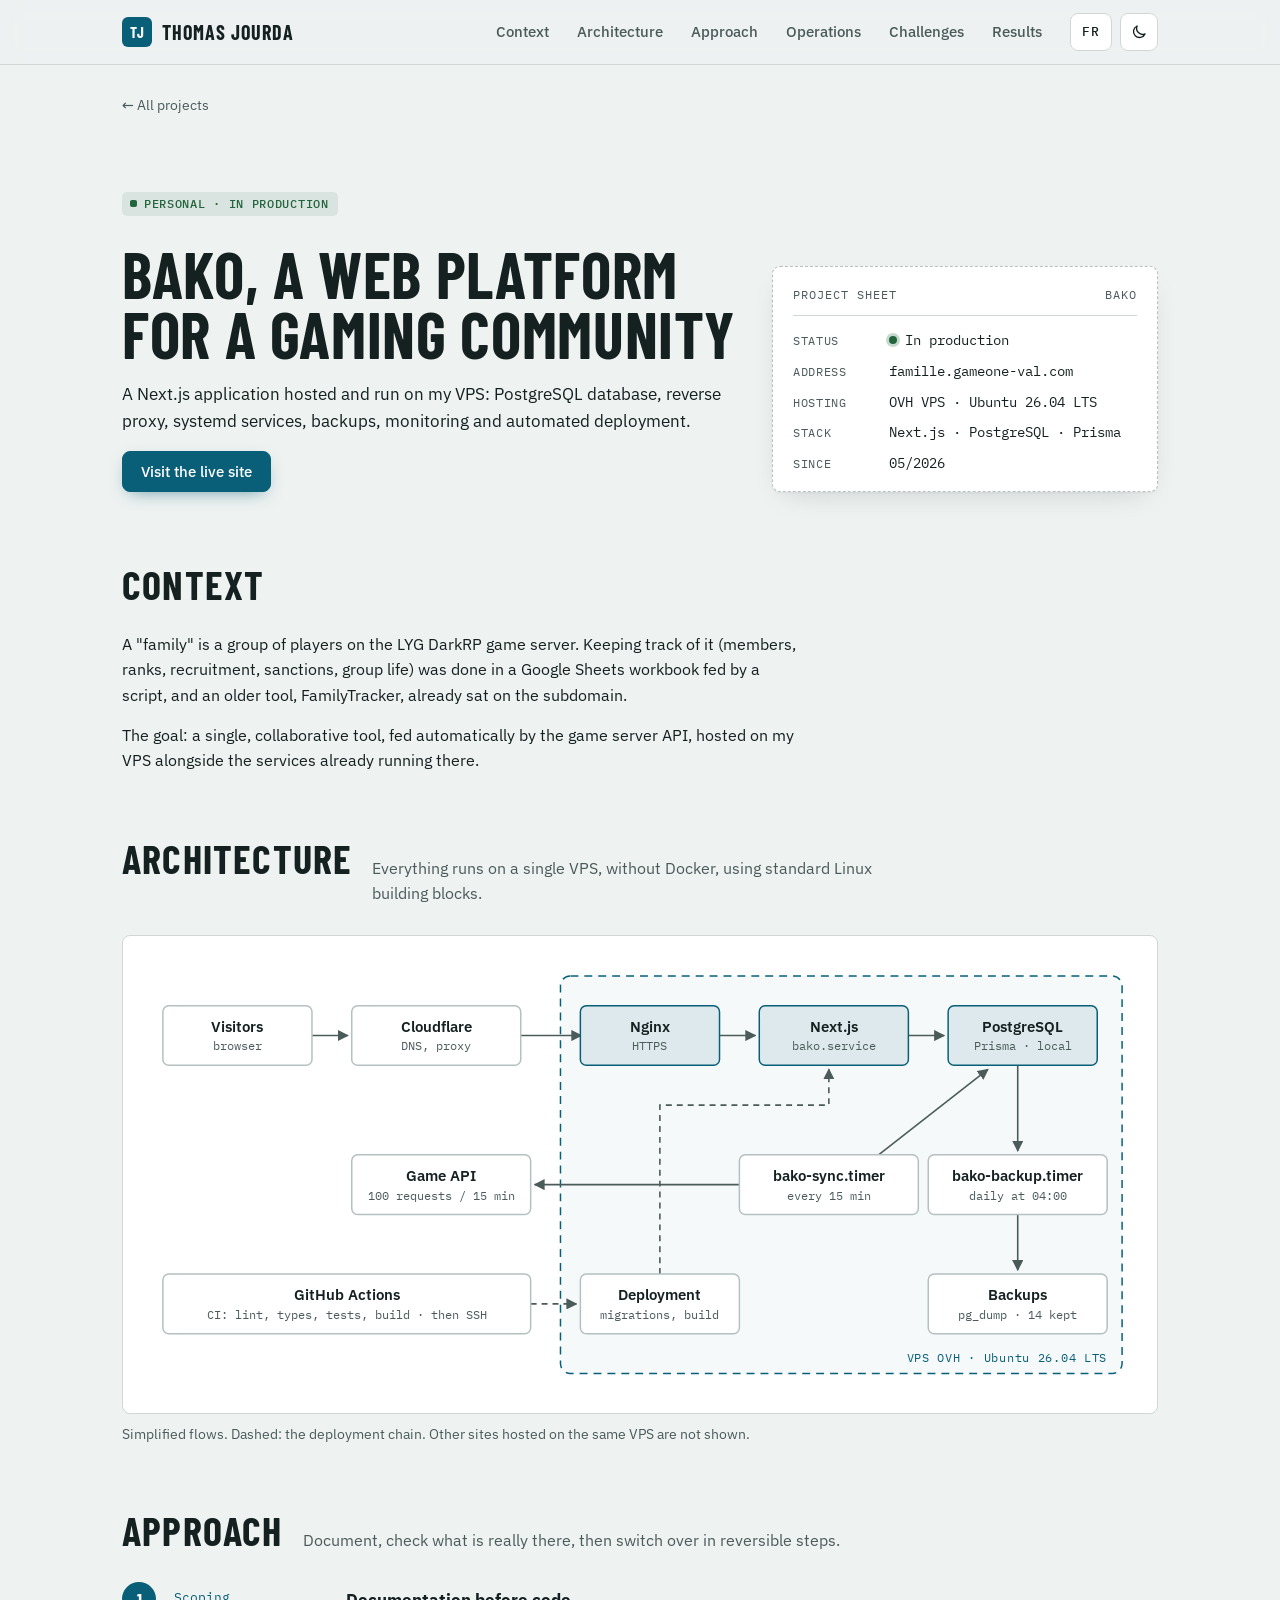
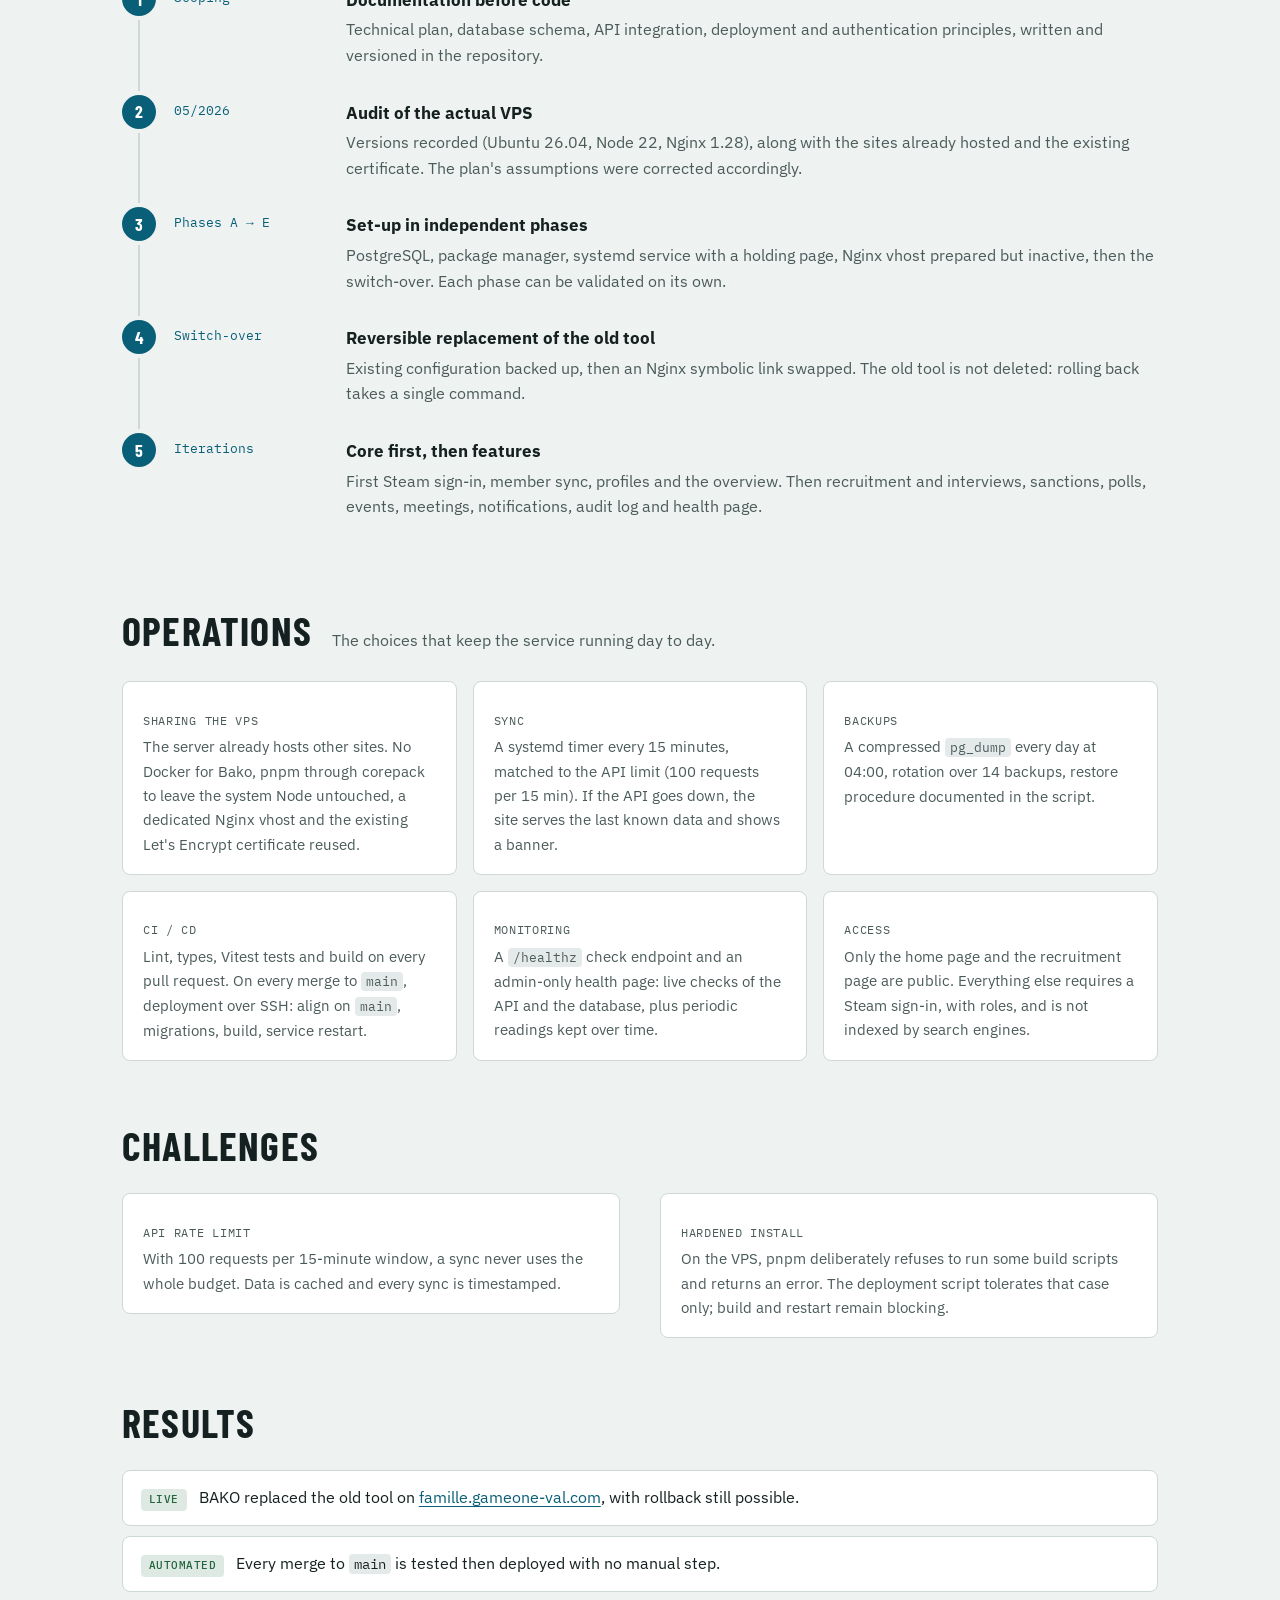
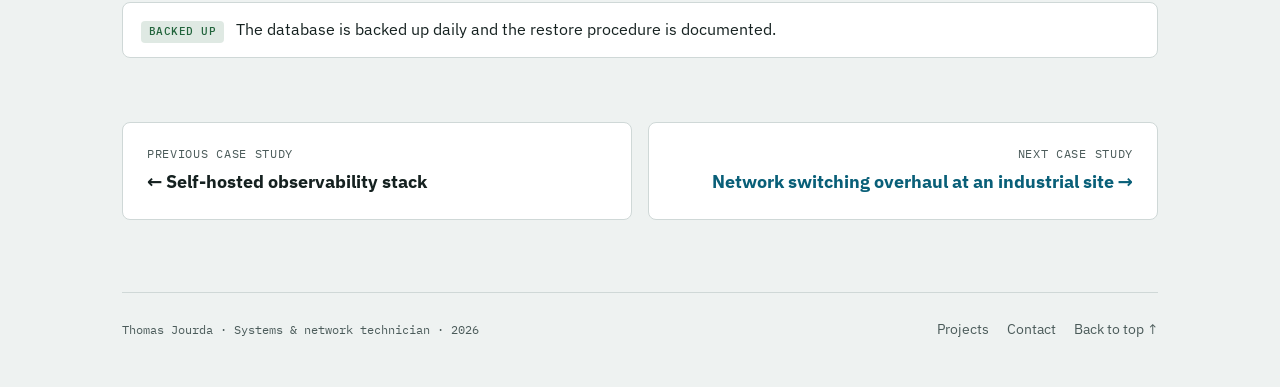
<file: en/projects/bako.html>
<!DOCTYPE html>
<html lang="en">
<head>
<meta charset="UTF-8">
<meta name="viewport" content="width=device-width, initial-scale=1.0, viewport-fit=cover">
<title>BAKO · Thomas Jourda</title>
<meta name="description" content="Case study: a Next.js application hosted and run on an OVH VPS, from the PostgreSQL database to automated deployment.">
<link rel="canonical" href="https://thomas642.github.io/Portfolio/en/projects/bako.html">
<link rel="alternate" hreflang="fr" href="https://thomas642.github.io/Portfolio/projets/bako.html">
<link rel="alternate" hreflang="en" href="https://thomas642.github.io/Portfolio/en/projects/bako.html">
<link rel="alternate" hreflang="x-default" href="https://thomas642.github.io/Portfolio/projets/bako.html">
<meta property="og:type" content="article">
<meta property="og:locale" content="en_GB">
<meta property="og:site_name" content="Thomas Jourda">
<meta property="og:title" content="BAKO, a web platform for a gaming community">
<meta property="og:description" content="Next.js, PostgreSQL, Nginx, systemd and GitHub Actions on an OVH VPS. A case study by Thomas Jourda.">
<meta property="og:url" content="https://thomas642.github.io/Portfolio/en/projects/bako.html">
<meta property="og:image" content="https://thomas642.github.io/Portfolio/assets/og/bako-en.png">
<meta property="og:image:width" content="1200">
<meta property="og:image:height" content="630">
<meta property="og:image:alt" content="Case study by Thomas Jourda: BAKO, a web platform for a gaming community">
<meta name="twitter:card" content="summary_large_image">
<link rel="preload" href="../../assets/fonts/barlow-condensed-700-latin.woff2" as="font" type="font/woff2" crossorigin>
<link rel="preload" href="../../assets/fonts/ibm-plex-sans-latin.woff2" as="font" type="font/woff2" crossorigin>
<meta name="theme-color" content="#eef2f1" media="(prefers-color-scheme: light)">
<meta name="theme-color" content="#0f1618" media="(prefers-color-scheme: dark)">
<!-- Thème choisi appliqué avant le premier affichage (évite un flash de l'autre thème) -->
<script>try{var t=localStorage.getItem("theme");if(t==="light"||t==="dark")document.documentElement.dataset.theme=t}catch(e){}</script>
<link rel="stylesheet" href="../../assets/style.css?v=20261125d">
<link rel="icon" href="../../assets/favicon.svg" type="image/svg+xml">
<link rel="apple-touch-icon" href="../../assets/apple-touch-icon.png">
</head>
<body>
<!-- BODY:START -->
<a class="skip" href="#context">Skip to content</a>
<header class="topbar">
  <div class="wrap topbar-inner">
    <a class="brand" href="../../en/index.html" aria-label="Thomas Jourda, portfolio home"><span class="mono-tag" aria-hidden="true">TJ</span>Thomas Jourda</a>
    <nav class="mainnav" aria-label="Sections">
      <a href="#context">Context</a>
      <a href="#architecture">Architecture</a>
      <a href="#approach">Approach</a>
      <a href="#operations">Operations</a>
      <a href="#challenges">Challenges</a>
      <a href="#results">Results</a>
    </nav>
    <div class="top-actions">
      <a class="lang-switch" href="../../projets/bako.html" hreflang="fr" lang="fr" aria-label="Version française">FR</a>
      <button id="theme-toggle" class="icon-btn" type="button" aria-label="Switch to dark theme">
      <svg class="i-moon" viewBox="0 0 24 24" aria-hidden="true"><path d="M20 14.5A8 8 0 0 1 9.5 4a8 8 0 1 0 10.5 10.5Z" fill="none" stroke="currentColor" stroke-width="1.8" stroke-linejoin="round"/></svg>
      <svg class="i-sun" viewBox="0 0 24 24" aria-hidden="true"><circle cx="12" cy="12" r="4" fill="none" stroke="currentColor" stroke-width="1.8"/><path d="M12 2.5v2.5M12 19v2.5M2.5 12H5M19 12h2.5M5.3 5.3l1.8 1.8M16.9 16.9l1.8 1.8M5.3 18.7l1.8-1.8M16.9 7.1l1.8-1.8" stroke="currentColor" stroke-width="1.8" stroke-linecap="round"/></svg>
      </button>
    </div>
  </div>
  <div class="progress" aria-hidden="true"><span id="progress-bar"></span></div>
</header>

<main id="top" class="wrap case">

  <nav class="crumbs" aria-label="Breadcrumb">
    <a href="../../en/index.html#projects">← All projects</a>
  </nav>
  <section class="case-hero">
    <div>
      <p class="kind perso">Personal · in production</p>
      <h1>BAKO, a web platform for a gaming community</h1>
      <p class="lead">
        A Next.js application hosted and run on my VPS: PostgreSQL database, reverse proxy,
        systemd services, backups, monitoring and automated deployment.
      </p>
      <div class="cta">
        <a class="btn primary" href="https://famille.gameone-val.com" target="_blank" rel="noopener">Visit the live site<span class="sr-only"> (opens in a new tab)</span></a>
      </div>
    </div>
    <aside class="asset-tag" aria-label="Project sheet">
      <p class="tag-head"><span>PROJECT SHEET</span><span>BAKO</span></p>
      <dl>
        <div><dt>Status</dt><dd><span class="state ok"></span>In production</dd></div>
        <div><dt>Address</dt><dd>famille.gameone-val.com</dd></div>
        <div><dt>Hosting</dt><dd>OVH VPS · Ubuntu 26.04 LTS</dd></div>
        <div><dt>Stack</dt><dd>Next.js · PostgreSQL · Prisma</dd></div>
        <div><dt>Since</dt><dd>05/2026</dd></div>
      </dl>
    </aside>
  </section>

  <section id="context">
    <div class="section-head"><h2>Context</h2></div>
    <div class="prose">
      <p>
        A "family" is a group of players on the LYG DarkRP game server. Keeping track of it (members,
        ranks, recruitment, sanctions, group life) was done in a Google Sheets workbook fed by a script,
        and an older tool, FamilyTracker, already sat on the subdomain.
      </p>
      <p>
        The goal: a single, collaborative tool, fed automatically by the game server API,
        hosted on my VPS alongside the services already running there.
      </p>
    </div>
  </section>

  <section id="architecture">
    <div class="section-head">
      <h2>Architecture</h2>
      <p class="section-intro">Everything runs on a single VPS, without Docker, using standard Linux building blocks.</p>
    </div>
    <figure class="diagram">
      <div class="diagram-scroll" tabindex="0">
        <svg viewBox="0 0 1000 440" role="img" aria-labelledby="bako-title bako-desc">
          <title id="bako-title">BAKO architecture</title>
          <desc id="bako-desc">Visitors go through Cloudflare, then Nginx over HTTPS on the VPS, which forwards to the Next.js application, itself connected to PostgreSQL. A systemd timer syncs members from the game server API into the database every 15 minutes. A second timer backs up the database every day. GitHub Actions deploys the code to the VPS over SSH.</desc>
          <defs>
            <marker id="arrow" viewBox="0 0 10 10" refX="9" refY="5" markerWidth="7" markerHeight="7" orient="auto-start-reverse">
              <path class="dg-arrow" fill="#4b5b5a" d="M0 0 L10 5 L0 10 z"/>
            </marker>
          </defs>

          <!-- Périmètre VPS -->
          <rect class="dg-group" fill="none" stroke="#0b6e8a" stroke-width="1.5" stroke-dasharray="8 6" x="420" y="20" width="565" height="400" rx="10"/>
          <text class="dg-group-label" fill="#0b6e8a" font-size="12" x="970" y="408" text-anchor="end">VPS OVH · Ubuntu 26.04 LTS</text>

          <!-- Flux -->
          <line class="dg-link" fill="none" stroke="#4b5b5a" stroke-width="1.6" x1="170" y1="80" x2="206" y2="80" marker-end="url(#arrow)"/>
          <line class="dg-link" fill="none" stroke="#4b5b5a" stroke-width="1.6" x1="380" y1="80" x2="441" y2="80" marker-end="url(#arrow)"/>
          <line class="dg-link" fill="none" stroke="#4b5b5a" stroke-width="1.6" x1="580" y1="80" x2="616" y2="80" marker-end="url(#arrow)"/>
          <line class="dg-link" fill="none" stroke="#4b5b5a" stroke-width="1.6" x1="770" y1="80" x2="806" y2="80" marker-end="url(#arrow)"/>
          <path class="dg-link" fill="none" stroke="#4b5b5a" stroke-width="1.6" d="M600 230 H394" marker-end="url(#arrow)"/>
          <path class="dg-link" fill="none" stroke="#4b5b5a" stroke-width="1.6" d="M740 200 L850 114" marker-end="url(#arrow)"/>
          <line class="dg-link" fill="none" stroke="#4b5b5a" stroke-width="1.6" x1="880" y1="110" x2="880" y2="196" marker-end="url(#arrow)"/>
          <line class="dg-link" fill="none" stroke="#4b5b5a" stroke-width="1.6" x1="880" y1="260" x2="880" y2="316" marker-end="url(#arrow)"/>
          <line class="dg-link dg-deploy" fill="none" stroke="#4b5b5a" stroke-width="1.6" stroke-dasharray="6 5" x1="390" y1="350" x2="436" y2="350" marker-end="url(#arrow)"/>
          <path class="dg-link dg-deploy" fill="none" stroke="#4b5b5a" stroke-width="1.6" stroke-dasharray="6 5" d="M520 320 V150 H690 V114" marker-end="url(#arrow)"/>

          <!-- Hors VPS -->
          <g class="dg-box"><rect fill="#ffffff" stroke="#b4c1c0" stroke-width="1.5" x="20" y="50" width="150" height="60" rx="6"/><text fill="#152120" font-size="15" font-weight="600" x="95" y="76" text-anchor="middle">Visitors</text><text class="dg-sub" fill="#4b5b5a" font-size="12" x="95" y="95" text-anchor="middle">browser</text></g>
          <g class="dg-box"><rect fill="#ffffff" stroke="#b4c1c0" stroke-width="1.5" x="210" y="50" width="170" height="60" rx="6"/><text fill="#152120" font-size="15" font-weight="600" x="295" y="76" text-anchor="middle">Cloudflare</text><text class="dg-sub" fill="#4b5b5a" font-size="12" x="295" y="95" text-anchor="middle">DNS, proxy</text></g>
          <g class="dg-box"><rect fill="#ffffff" stroke="#b4c1c0" stroke-width="1.5" x="210" y="200" width="180" height="60" rx="6"/><text fill="#152120" font-size="15" font-weight="600" x="300" y="226" text-anchor="middle">Game API</text><text class="dg-sub" fill="#4b5b5a" font-size="12" x="300" y="245" text-anchor="middle">100 requests / 15 min</text></g>
          <g class="dg-box"><rect fill="#ffffff" stroke="#b4c1c0" stroke-width="1.5" x="20" y="320" width="370" height="60" rx="6"/><text fill="#152120" font-size="15" font-weight="600" x="205" y="346" text-anchor="middle">GitHub Actions</text><text class="dg-sub" fill="#4b5b5a" font-size="12" x="205" y="365" text-anchor="middle">CI: lint, types, tests, build · then SSH</text></g>

          <!-- Dans le VPS -->
          <g class="dg-core"><rect fill="#dcebef" stroke="#0b6e8a" stroke-width="1.5" x="440" y="50" width="140" height="60" rx="6"/><text fill="#152120" font-size="15" font-weight="600" x="510" y="76" text-anchor="middle">Nginx</text><text class="dg-sub" fill="#4b5b5a" font-size="12" x="510" y="95" text-anchor="middle">HTTPS</text></g>
          <g class="dg-core"><rect fill="#dcebef" stroke="#0b6e8a" stroke-width="1.5" x="620" y="50" width="150" height="60" rx="6"/><text fill="#152120" font-size="15" font-weight="600" x="695" y="76" text-anchor="middle">Next.js</text><text class="dg-sub" fill="#4b5b5a" font-size="12" x="695" y="95" text-anchor="middle">bako.service</text></g>
          <g class="dg-core"><rect fill="#dcebef" stroke="#0b6e8a" stroke-width="1.5" x="810" y="50" width="150" height="60" rx="6"/><text fill="#152120" font-size="15" font-weight="600" x="885" y="76" text-anchor="middle">PostgreSQL</text><text class="dg-sub" fill="#4b5b5a" font-size="12" x="885" y="95" text-anchor="middle">Prisma · local</text></g>
          <g class="dg-box"><rect fill="#ffffff" stroke="#b4c1c0" stroke-width="1.5" x="600" y="200" width="180" height="60" rx="6"/><text fill="#152120" font-size="15" font-weight="600" x="690" y="226" text-anchor="middle">bako-sync.timer</text><text class="dg-sub" fill="#4b5b5a" font-size="12" x="690" y="245" text-anchor="middle">every 15 min</text></g>
          <g class="dg-box"><rect fill="#ffffff" stroke="#b4c1c0" stroke-width="1.5" x="790" y="200" width="180" height="60" rx="6"/><text fill="#152120" font-size="15" font-weight="600" x="880" y="226" text-anchor="middle">bako-backup.timer</text><text class="dg-sub" fill="#4b5b5a" font-size="12" x="880" y="245" text-anchor="middle">daily at 04:00</text></g>
          <g class="dg-box"><rect fill="#ffffff" stroke="#b4c1c0" stroke-width="1.5" x="790" y="320" width="180" height="60" rx="6"/><text fill="#152120" font-size="15" font-weight="600" x="880" y="346" text-anchor="middle">Backups</text><text class="dg-sub" fill="#4b5b5a" font-size="12" x="880" y="365" text-anchor="middle">pg_dump · 14 kept</text></g>
          <g class="dg-box"><rect fill="#ffffff" stroke="#b4c1c0" stroke-width="1.5" x="440" y="320" width="160" height="60" rx="6"/><text fill="#152120" font-size="15" font-weight="600" x="520" y="346" text-anchor="middle">Deployment</text><text class="dg-sub" fill="#4b5b5a" font-size="12" x="520" y="365" text-anchor="middle">migrations, build</text></g>
        </svg>
      </div>
      <figcaption>Simplified flows. Dashed: the deployment chain. Other sites hosted on the same VPS are not shown.</figcaption>
    </figure>
  </section>

  <section id="approach">
    <div class="section-head">
      <h2>Approach</h2>
      <p class="section-intro">Document, check what is really there, then switch over in reversible steps.</p>
    </div>
    <ol class="steps">
      <li>
        <time>Scoping</time>
        <div><h3>Documentation before code</h3><p>Technical plan, database schema, API integration, deployment and authentication principles, written and versioned in the repository.</p></div>
      </li>
      <li>
        <time>05/2026</time>
        <div><h3>Audit of the actual VPS</h3><p>Versions recorded (Ubuntu 26.04, Node 22, Nginx 1.28), along with the sites already hosted and the existing certificate. The plan's assumptions were corrected accordingly.</p></div>
      </li>
      <li>
        <time>Phases A → E</time>
        <div><h3>Set-up in independent phases</h3><p>PostgreSQL, package manager, systemd service with a holding page, Nginx vhost prepared but inactive, then the switch-over. Each phase can be validated on its own.</p></div>
      </li>
      <li>
        <time>Switch-over</time>
        <div><h3>Reversible replacement of the old tool</h3><p>Existing configuration backed up, then an Nginx symbolic link swapped. The old tool is not deleted: rolling back takes a single command.</p></div>
      </li>
      <li>
        <time>Iterations</time>
        <div><h3>Core first, then features</h3><p>First Steam sign-in, member sync, profiles and the overview. Then recruitment and interviews, sanctions, polls, events, meetings, notifications, audit log and health page.</p></div>
      </li>
    </ol>
  </section>

  <section id="operations">
    <div class="section-head">
      <h2>Operations</h2>
      <p class="section-intro">The choices that keep the service running day to day.</p>
    </div>
    <div class="feature-grid">
      <div class="callout">
        <p class="col-title">Sharing the VPS</p>
        <p>The server already hosts other sites. No Docker for Bako, pnpm through corepack to leave the system Node untouched, a dedicated Nginx vhost and the existing Let's Encrypt certificate reused.</p>
      </div>
      <div class="callout">
        <p class="col-title">Sync</p>
        <p>A systemd timer every 15 minutes, matched to the API limit (100 requests per 15 min). If the API goes down, the site serves the last known data and shows a banner.</p>
      </div>
      <div class="callout">
        <p class="col-title">Backups</p>
        <p>A compressed <code>pg_dump</code> every day at 04:00, rotation over 14 backups, restore procedure documented in the script.</p>
      </div>
      <div class="callout">
        <p class="col-title">CI / CD</p>
        <p>Lint, types, Vitest tests and build on every pull request. On every merge to <code>main</code>, deployment over SSH: align on <code>main</code>, migrations, build, service restart.</p>
      </div>
      <div class="callout">
        <p class="col-title">Monitoring</p>
        <p>A <code>/healthz</code> check endpoint and an admin-only health page: live checks of the API and the database, plus periodic readings kept over time.</p>
      </div>
      <div class="callout">
        <p class="col-title">Access</p>
        <p>Only the home page and the recruitment page are public. Everything else requires a Steam sign-in, with roles, and is not indexed by search engines.</p>
      </div>
    </div>
  </section>

  <section id="challenges">
    <div class="section-head"><h2>Challenges</h2></div>
    <div class="two-col">
      <div class="callout">
        <p class="col-title">API rate limit</p>
        <p>With 100 requests per 15-minute window, a sync never uses the whole budget. Data is cached and every sync is timestamped.</p>
      </div>
      <div class="callout">
        <p class="col-title">Hardened install</p>
        <p>On the VPS, pnpm deliberately refuses to run some build scripts and returns an error. The deployment script tolerates that case only; build and restart remain blocking.</p>
      </div>
    </div>
  </section>

  <section id="results">
    <div class="section-head"><h2>Results</h2></div>
    <ul class="result-list">
      <li><span class="badge ok">Live</span> BAKO replaced the old tool on <a href="https://famille.gameone-val.com" target="_blank" rel="noopener">famille.gameone-val.com<span class="sr-only"> (opens in a new tab)</span></a>, with rollback still possible.</li>
      <li><span class="badge ok">Automated</span> Every merge to <code>main</code> is tested then deployed with no manual step.</li>
      <li><span class="badge ok">Backed up</span> The database is backed up daily and the restore procedure is documented.</li>
    </ul>
  </section>

  <nav class="next-case pager" aria-label="Other case studies">
    <a class="prev" href="observability.html">
      <span>Previous case study</span>
      <strong>← Self-hosted observability stack</strong>
    </a>
    <a class="next" href="leon.html">
      <span>Next case study</span>
      <strong>Network switching overhaul at an industrial site →</strong>
    </a>
  </nav>

</main>

<footer class="wrap">
  <div class="footer-inner">
    <p>Thomas Jourda · Systems &amp; network technician · 2026</p>
    <nav aria-label="Footer">
      <a href="../../en/index.html#projects">Projects</a>
      <a href="../../en/index.html#contact">Contact</a>
      <a href="#top">Back to top ↑</a>
    </nav>
  </div>
</footer>

<a id="to-top" class="to-top" href="#top" aria-label="Back to top of page" hidden>
  <svg viewBox="0 0 24 24" aria-hidden="true"><path d="M12 19V5M5.5 11.5 12 5l6.5 6.5" fill="none" stroke="currentColor" stroke-width="2" stroke-linecap="round" stroke-linejoin="round"/></svg>
</a>
<!-- BODY:END -->
<script src="../../assets/main.js?v=20261125d"></script>
</body>
</html>
</file>
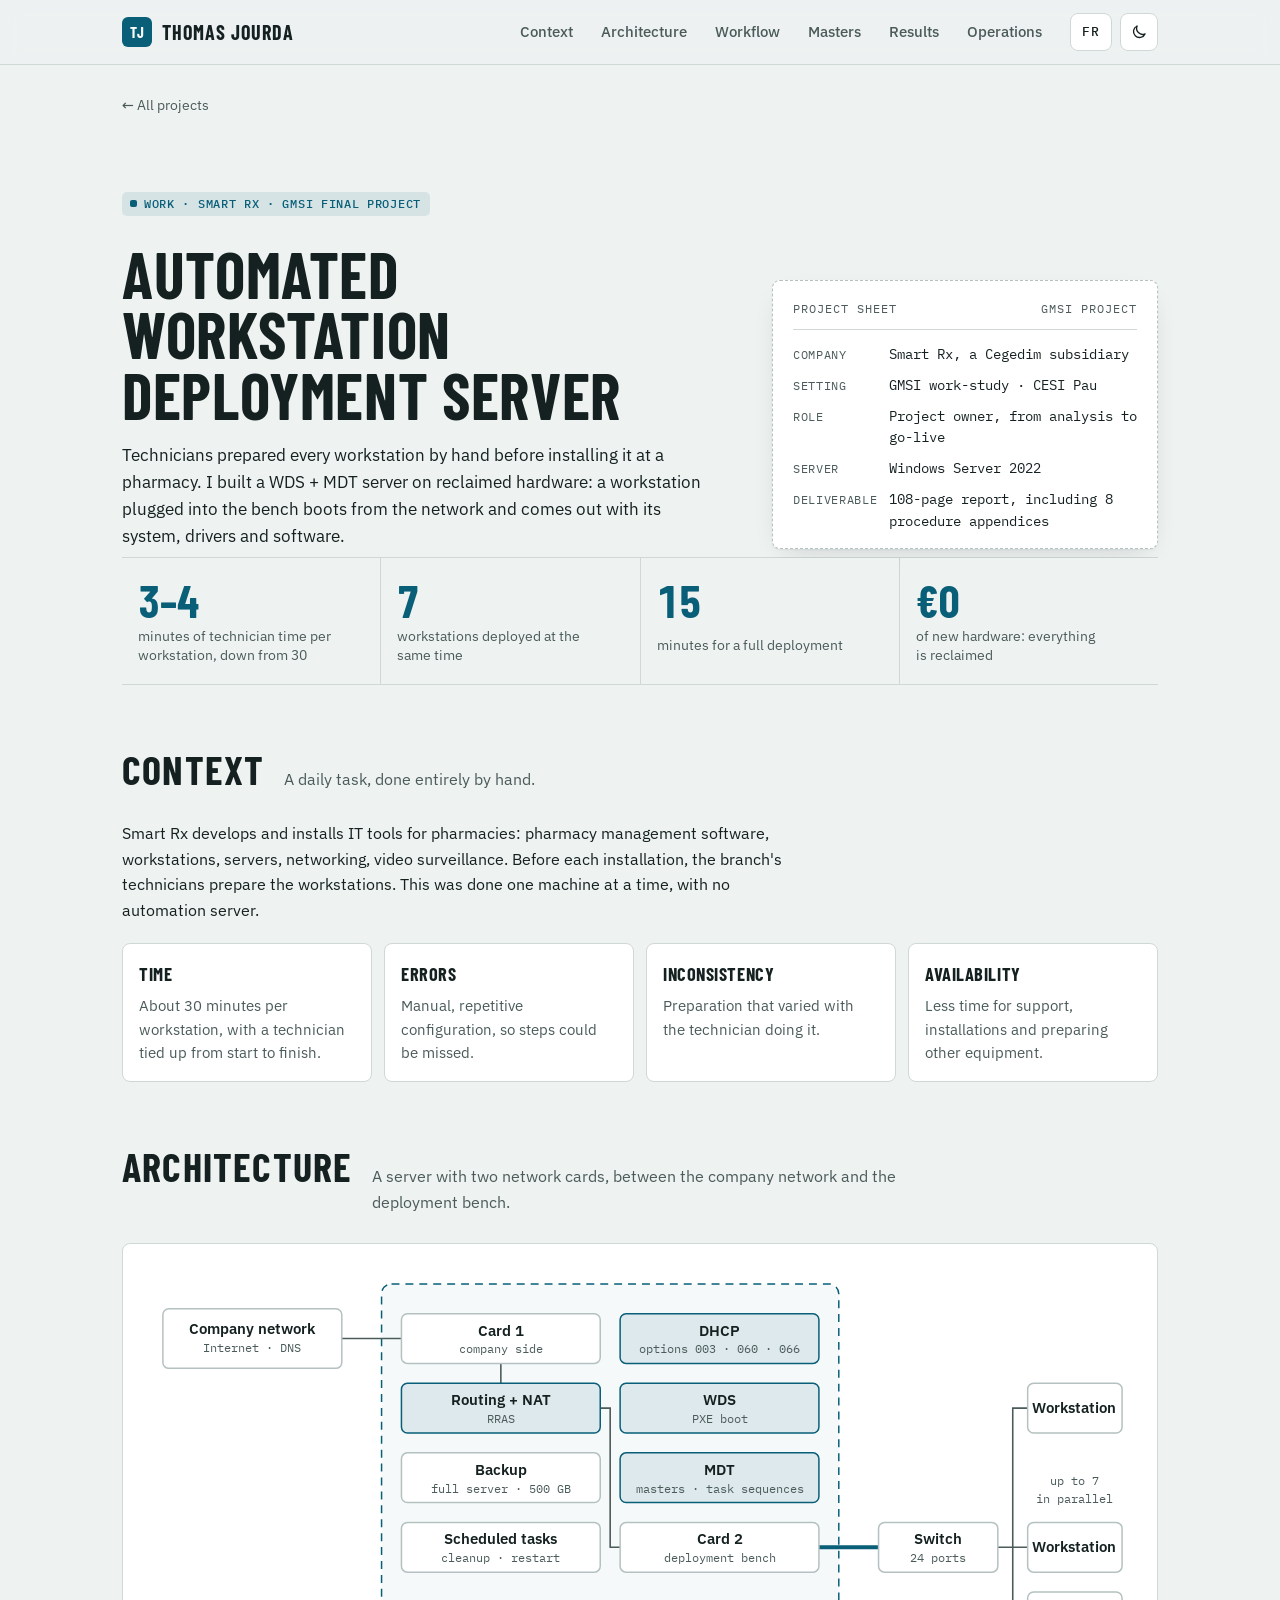
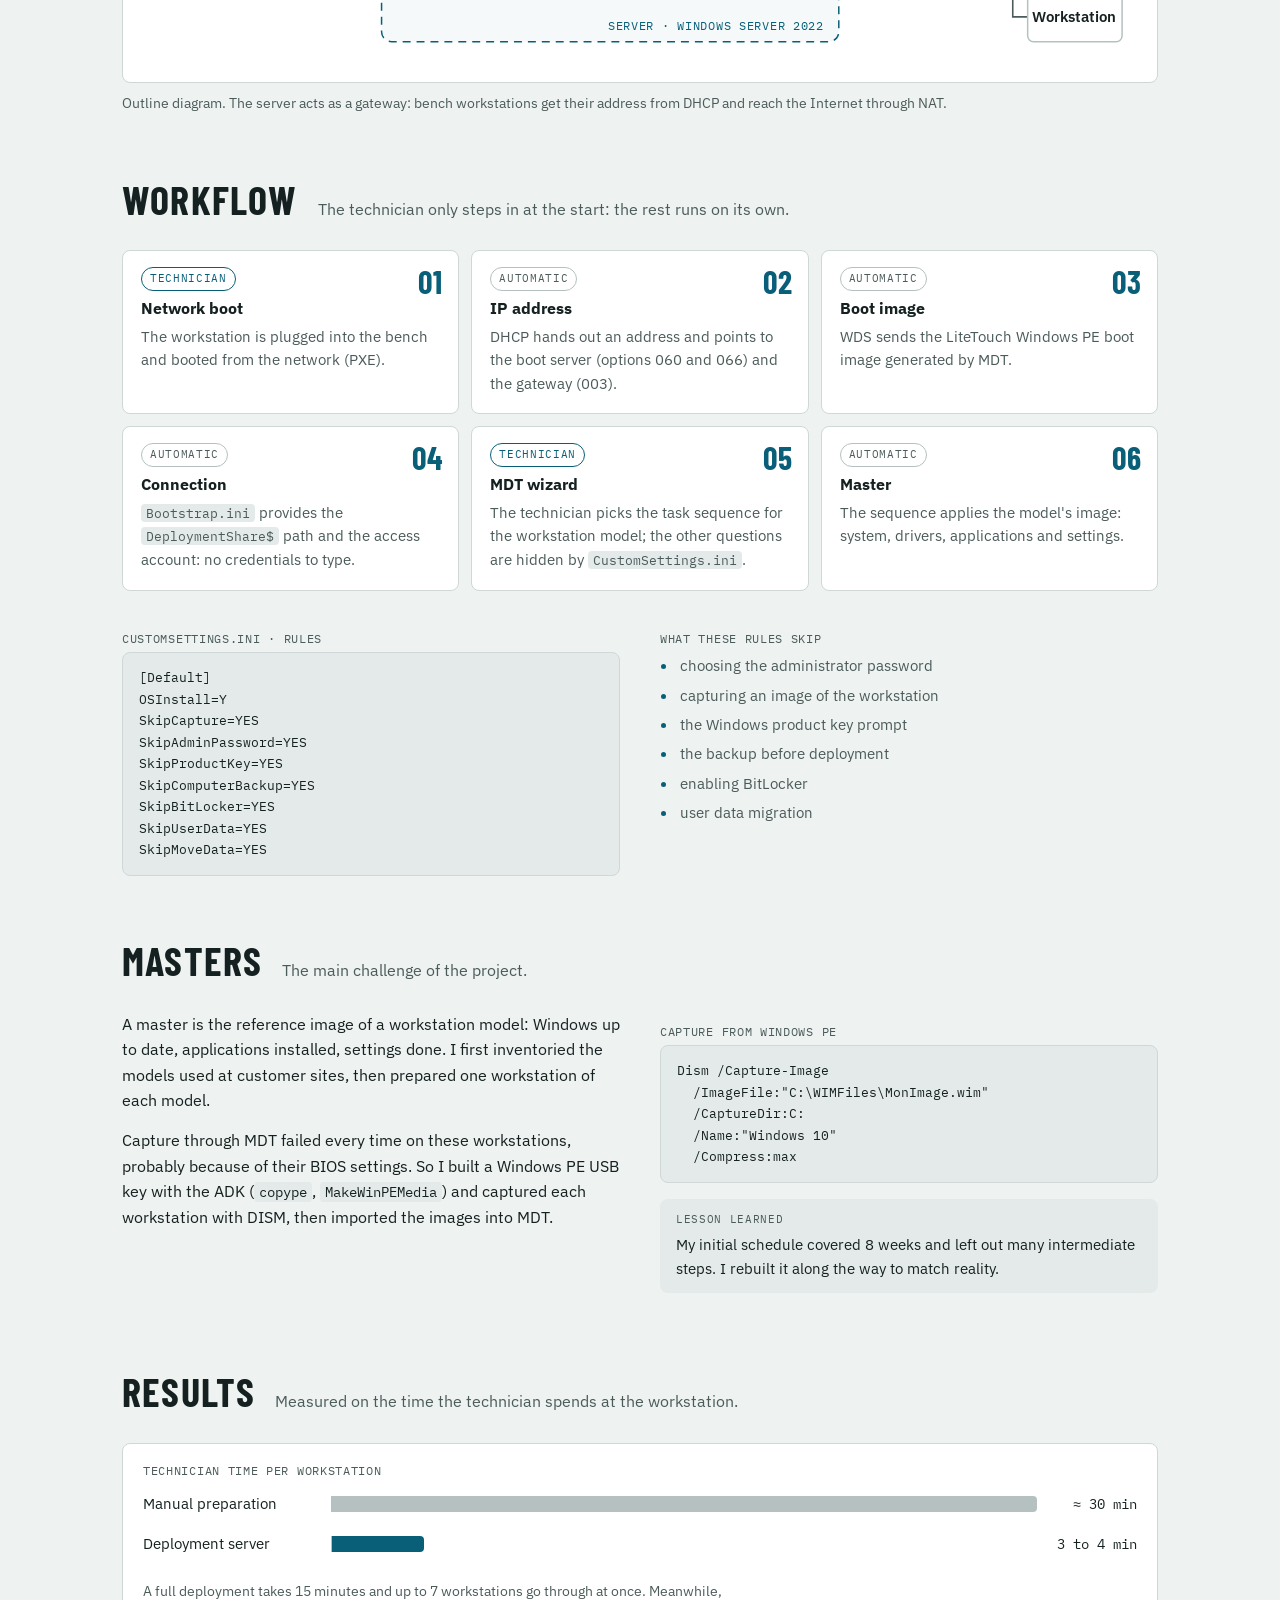
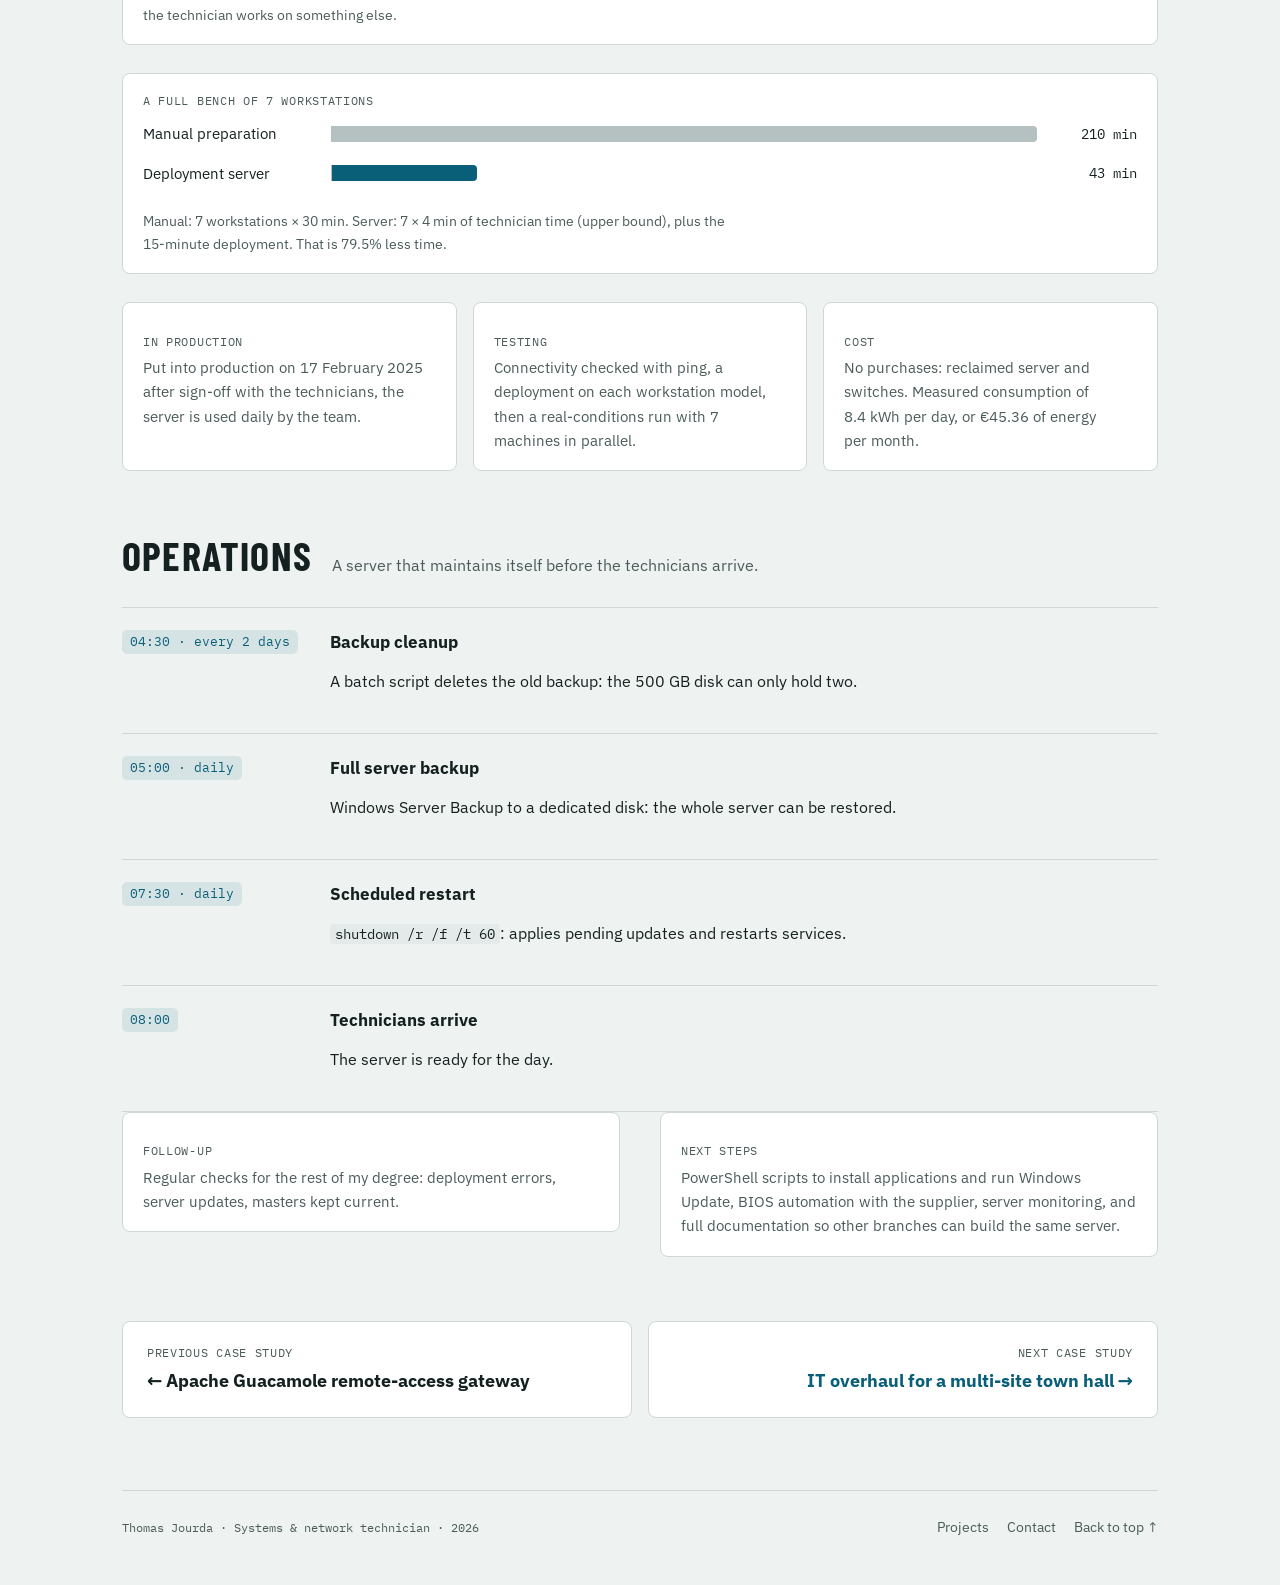
<file: en/projects/deployment.html>
<!DOCTYPE html>
<html lang="en">
<head>
<meta charset="UTF-8">
<meta name="viewport" content="width=device-width, initial-scale=1.0, viewport-fit=cover">
<title>Workstation deployment server · Thomas Jourda</title>
<meta name="description" content="Case study: a WDS + MDT server on Windows Server 2022 that automates workstation preparation at Smart Rx, from 30 to 3-4 minutes of technician time per machine.">
<link rel="canonical" href="https://thomas642.github.io/Portfolio/en/projects/deployment.html">
<link rel="alternate" hreflang="fr" href="https://thomas642.github.io/Portfolio/projets/deploiement.html">
<link rel="alternate" hreflang="en" href="https://thomas642.github.io/Portfolio/en/projects/deployment.html">
<link rel="alternate" hreflang="x-default" href="https://thomas642.github.io/Portfolio/projets/deploiement.html">
<meta property="og:type" content="article">
<meta property="og:locale" content="en_GB">
<meta property="og:site_name" content="Thomas Jourda">
<meta property="og:title" content="Automated workstation deployment server">
<meta property="og:description" content="WDS, MDT, DHCP and NAT on Windows Server 2022: 7 workstations deployed in parallel. A case study by Thomas Jourda.">
<meta property="og:url" content="https://thomas642.github.io/Portfolio/en/projects/deployment.html">
<meta property="og:image" content="https://thomas642.github.io/Portfolio/assets/og/deployment-en.png">
<meta property="og:image:width" content="1200">
<meta property="og:image:height" content="630">
<meta property="og:image:alt" content="Case study by Thomas Jourda: Automated workstation deployment server">
<meta name="twitter:card" content="summary_large_image">
<link rel="preload" href="../../assets/fonts/barlow-condensed-700-latin.woff2" as="font" type="font/woff2" crossorigin>
<link rel="preload" href="../../assets/fonts/ibm-plex-sans-latin.woff2" as="font" type="font/woff2" crossorigin>
<meta name="theme-color" content="#eef2f1" media="(prefers-color-scheme: light)">
<meta name="theme-color" content="#0f1618" media="(prefers-color-scheme: dark)">
<!-- Thème choisi appliqué avant le premier affichage (évite un flash de l'autre thème) -->
<script>try{var t=localStorage.getItem("theme");if(t==="light"||t==="dark")document.documentElement.dataset.theme=t}catch(e){}</script>
<link rel="stylesheet" href="../../assets/style.css?v=20261125d">
<link rel="icon" href="../../assets/favicon.svg" type="image/svg+xml">
<link rel="apple-touch-icon" href="../../assets/apple-touch-icon.png">
</head>
<body>
<!-- BODY:START -->
<a class="skip" href="#context">Skip to content</a>
<header class="topbar">
  <div class="wrap topbar-inner">
    <a class="brand" href="../../en/index.html" aria-label="Thomas Jourda, portfolio home"><span class="mono-tag" aria-hidden="true">TJ</span>Thomas Jourda</a>
    <nav class="mainnav" aria-label="Sections">
      <a href="#context">Context</a>
      <a href="#architecture">Architecture</a>
      <a href="#workflow">Workflow</a>
      <a href="#masters">Masters</a>
      <a href="#results">Results</a>
      <a href="#operations">Operations</a>
    </nav>
    <div class="top-actions">
      <a class="lang-switch" href="../../projets/deploiement.html" hreflang="fr" lang="fr" aria-label="Version française">FR</a>
      <button id="theme-toggle" class="icon-btn" type="button" aria-label="Switch to dark theme">
      <svg class="i-moon" viewBox="0 0 24 24" aria-hidden="true"><path d="M20 14.5A8 8 0 0 1 9.5 4a8 8 0 1 0 10.5 10.5Z" fill="none" stroke="currentColor" stroke-width="1.8" stroke-linejoin="round"/></svg>
      <svg class="i-sun" viewBox="0 0 24 24" aria-hidden="true"><circle cx="12" cy="12" r="4" fill="none" stroke="currentColor" stroke-width="1.8"/><path d="M12 2.5v2.5M12 19v2.5M2.5 12H5M19 12h2.5M5.3 5.3l1.8 1.8M16.9 16.9l1.8 1.8M5.3 18.7l1.8-1.8M16.9 7.1l1.8-1.8" stroke="currentColor" stroke-width="1.8" stroke-linecap="round"/></svg>
      </button>
    </div>
  </div>
  <div class="progress" aria-hidden="true"><span id="progress-bar"></span></div>
</header>

<main id="top" class="wrap case">

  <nav class="crumbs" aria-label="Breadcrumb">
    <a href="../../en/index.html#projects">← All projects</a>
  </nav>
  <section class="case-hero">
    <div>
      <p class="kind pro">Work · Smart Rx · GMSI final project</p>
      <h1>Automated workstation deployment server</h1>
      <p class="lead">
        Technicians prepared every workstation by hand before installing it at a pharmacy.
        I built a WDS + MDT server on reclaimed hardware: a workstation plugged into the bench
        boots from the network and comes out with its system, drivers and software.
      </p>
    </div>
    <aside class="asset-tag" aria-label="Project sheet">
      <p class="tag-head"><span>PROJECT SHEET</span><span>GMSI PROJECT</span></p>
      <dl>
        <div><dt>Company</dt><dd>Smart Rx, a Cegedim subsidiary</dd></div>
        <div><dt>Setting</dt><dd>GMSI work-study · CESI Pau</dd></div>
        <div><dt>Role</dt><dd>Project owner, from analysis to go-live</dd></div>
        <div><dt>Server</dt><dd>Windows Server 2022</dd></div>
        <div><dt>Deliverable</dt><dd>108-page report, including 8 procedure appendices</dd></div>
      </dl>
    </aside>
  </section>

  <ul class="stats" aria-label="Key figures">
    <li><strong>3–4</strong><span>minutes of technician time per workstation, down from 30</span></li>
    <li><strong>7</strong><span>workstations deployed at the same time</span></li>
    <li><strong>15</strong><span>minutes for a full deployment</span></li>
    <li><strong>€0</strong><span>of new hardware: everything is reclaimed</span></li>
  </ul>

  <section id="context">
    <div class="section-head">
      <h2>Context</h2>
      <p class="section-intro">A daily task, done entirely by hand.</p>
    </div>
    <div class="prose">
      <p>
        Smart Rx develops and installs IT tools for pharmacies: pharmacy management software,
        workstations, servers, networking, video surveillance. Before each installation, the branch's technicians
        prepare the workstations. This was done one machine at a time, with no automation server.
      </p>
    </div>
    <ul class="issue-grid">
      <li><strong>Time</strong><span>About 30 minutes per workstation, with a technician tied up from start to finish.</span></li>
      <li><strong>Errors</strong><span>Manual, repetitive configuration, so steps could be missed.</span></li>
      <li><strong>Inconsistency</strong><span>Preparation that varied with the technician doing it.</span></li>
      <li><strong>Availability</strong><span>Less time for support, installations and preparing other equipment.</span></li>
    </ul>
  </section>

  <section id="architecture">
    <div class="section-head">
      <h2>Architecture</h2>
      <p class="section-intro">A server with two network cards, between the company network and the deployment bench.</p>
    </div>
    <figure class="diagram">
      <div class="diagram-scroll" tabindex="0">
        <svg viewBox="0 0 1000 400" role="img" aria-labelledby="dep-title dep-desc">
          <title id="dep-title">Deployment server architecture</title>
          <desc id="dep-desc">The Windows Server 2022 server has two network cards. The first is connected to the company network, which provides Internet access. Routing and NAT link it to the second card, which serves the deployment bench through a 24-port switch where up to seven workstations are plugged in. The server hosts DHCP with the PXE options, WDS for network boot, MDT with the masters and task sequences, plus backup and scheduled tasks.</desc>
          <rect class="dg-group" fill="none" stroke="#0b6e8a" stroke-width="1.5" stroke-dasharray="8 6" x="240" y="20" width="460" height="360" rx="10"/>
          <text class="dg-group-label" fill="#0b6e8a" font-size="12" x="685" y="368" text-anchor="end">SERVER · WINDOWS SERVER 2022</text>

          <line class="dg-link" fill="none" stroke="#4b5b5a" stroke-width="1.6" x1="200" y1="75" x2="260" y2="75"/>
          <line class="dg-link" fill="none" stroke="#4b5b5a" stroke-width="1.6" x1="360" y1="100" x2="360" y2="120"/>
          <path class="dg-link" fill="none" stroke="#4b5b5a" stroke-width="1.6" d="M460 145 H470 V285 H480"/>
          <line class="dg-trunk" stroke="#0b6e8a" stroke-width="4" stroke-linecap="round" x1="680" y1="285" x2="740" y2="285"/>
          <path class="dg-link" fill="none" stroke="#4b5b5a" stroke-width="1.6" d="M860 285 H875 V145 H890 M875 285 H890 M875 285 V355 H890"/>

          <g class="dg-box"><rect fill="#ffffff" stroke="#b4c1c0" stroke-width="1.5" x="20" y="45" width="180" height="60" rx="6"/><text fill="#152120" font-size="15" font-weight="600" x="110" y="70" text-anchor="middle">Company network</text><text class="dg-sub" fill="#4b5b5a" font-size="12" x="110" y="89" text-anchor="middle">Internet · DNS</text></g>

          <g class="dg-box"><rect fill="#ffffff" stroke="#b4c1c0" stroke-width="1.5" x="260" y="50" width="200" height="50" rx="6"/><text fill="#152120" font-size="15" font-weight="600" x="360" y="72" text-anchor="middle">Card 1</text><text class="dg-sub" fill="#4b5b5a" font-size="12" x="360" y="90" text-anchor="middle">company side</text></g>
          <g class="dg-core"><rect fill="#dcebef" stroke="#0b6e8a" stroke-width="1.5" x="260" y="120" width="200" height="50" rx="6"/><text fill="#152120" font-size="15" font-weight="600" x="360" y="142" text-anchor="middle">Routing + NAT</text><text class="dg-sub" fill="#4b5b5a" font-size="12" x="360" y="160" text-anchor="middle">RRAS</text></g>
          <g class="dg-box"><rect fill="#ffffff" stroke="#b4c1c0" stroke-width="1.5" x="260" y="190" width="200" height="50" rx="6"/><text fill="#152120" font-size="15" font-weight="600" x="360" y="212" text-anchor="middle">Backup</text><text class="dg-sub" fill="#4b5b5a" font-size="12" x="360" y="230" text-anchor="middle">full server · 500 GB</text></g>
          <g class="dg-box"><rect fill="#ffffff" stroke="#b4c1c0" stroke-width="1.5" x="260" y="260" width="200" height="50" rx="6"/><text fill="#152120" font-size="15" font-weight="600" x="360" y="282" text-anchor="middle">Scheduled tasks</text><text class="dg-sub" fill="#4b5b5a" font-size="12" x="360" y="300" text-anchor="middle">cleanup · restart</text></g>

          <g class="dg-core"><rect fill="#dcebef" stroke="#0b6e8a" stroke-width="1.5" x="480" y="50" width="200" height="50" rx="6"/><text fill="#152120" font-size="15" font-weight="600" x="580" y="72" text-anchor="middle">DHCP</text><text class="dg-sub" fill="#4b5b5a" font-size="12" x="580" y="90" text-anchor="middle">options 003 · 060 · 066</text></g>
          <g class="dg-core"><rect fill="#dcebef" stroke="#0b6e8a" stroke-width="1.5" x="480" y="120" width="200" height="50" rx="6"/><text fill="#152120" font-size="15" font-weight="600" x="580" y="142" text-anchor="middle">WDS</text><text class="dg-sub" fill="#4b5b5a" font-size="12" x="580" y="160" text-anchor="middle">PXE boot</text></g>
          <g class="dg-core"><rect fill="#dcebef" stroke="#0b6e8a" stroke-width="1.5" x="480" y="190" width="200" height="50" rx="6"/><text fill="#152120" font-size="15" font-weight="600" x="580" y="212" text-anchor="middle">MDT</text><text class="dg-sub" fill="#4b5b5a" font-size="12" x="580" y="230" text-anchor="middle">masters · task sequences</text></g>
          <g class="dg-box"><rect fill="#ffffff" stroke="#b4c1c0" stroke-width="1.5" x="480" y="260" width="200" height="50" rx="6"/><text fill="#152120" font-size="15" font-weight="600" x="580" y="282" text-anchor="middle">Card 2</text><text class="dg-sub" fill="#4b5b5a" font-size="12" x="580" y="300" text-anchor="middle">deployment bench</text></g>

          <g class="dg-box"><rect fill="#ffffff" stroke="#b4c1c0" stroke-width="1.5" x="740" y="260" width="120" height="50" rx="6"/><text fill="#152120" font-size="15" font-weight="600" x="800" y="282" text-anchor="middle">Switch</text><text class="dg-sub" fill="#4b5b5a" font-size="12" x="800" y="300" text-anchor="middle">24 ports</text></g>
          <g class="dg-box"><rect fill="#ffffff" stroke="#b4c1c0" stroke-width="1.5" x="890" y="120" width="95" height="50" rx="6"/><text fill="#152120" font-size="15" font-weight="600" x="937" y="150" text-anchor="middle">Workstation</text></g>
          <g class="dg-box"><rect fill="#ffffff" stroke="#b4c1c0" stroke-width="1.5" x="890" y="260" width="95" height="50" rx="6"/><text fill="#152120" font-size="15" font-weight="600" x="937" y="290" text-anchor="middle">Workstation</text></g>
          <g class="dg-box"><rect fill="#ffffff" stroke="#b4c1c0" stroke-width="1.5" x="890" y="330" width="95" height="50" rx="6"/><text fill="#152120" font-size="15" font-weight="600" x="937" y="360" text-anchor="middle">Workstation</text></g>
          <text class="dg-small" fill="#4b5b5a" font-size="12" x="937" y="222" text-anchor="middle">up to 7</text>
          <text class="dg-small" fill="#4b5b5a" font-size="12" x="937" y="240" text-anchor="middle">in parallel</text>
        </svg>
      </div>
      <figcaption>Outline diagram. The server acts as a gateway: bench workstations get their address from DHCP and reach the Internet through NAT.</figcaption>
    </figure>
  </section>

  <section id="workflow">
    <div class="section-head">
      <h2>Workflow</h2>
      <p class="section-intro">The technician only steps in at the start: the rest runs on its own.</p>
    </div>
    <ol class="flow">
      <li><em class="who tech">Technician</em><strong>Network boot</strong><span>The workstation is plugged into the bench and booted from the network (PXE).</span></li>
      <li><em class="who auto">Automatic</em><strong>IP address</strong><span>DHCP hands out an address and points to the boot server (options 060 and 066) and the gateway (003).</span></li>
      <li><em class="who auto">Automatic</em><strong>Boot image</strong><span>WDS sends the LiteTouch Windows PE boot image generated by MDT.</span></li>
      <li><em class="who auto">Automatic</em><strong>Connection</strong><span><code>Bootstrap.ini</code> provides the <code>DeploymentShare$</code> path and the access account: no credentials to type.</span></li>
      <li><em class="who tech">Technician</em><strong>MDT wizard</strong><span>The technician picks the task sequence for the workstation model; the other questions are hidden by <code>CustomSettings.ini</code>.</span></li>
      <li><em class="who auto">Automatic</em><strong>Master</strong><span>The sequence applies the model's image: system, drivers, applications and settings.</span></li>
    </ol>
    <div class="two-col config">
      <div>
        <p class="col-title">CustomSettings.ini · rules</p>
<pre class="code" tabindex="0"><code>[Default]
OSInstall=Y
SkipCapture=YES
SkipAdminPassword=YES
SkipProductKey=YES
SkipComputerBackup=YES
SkipBitLocker=YES
SkipUserData=YES
SkipMoveData=YES</code></pre>
      </div>
      <div>
        <p class="col-title">What these rules skip</p>
        <ul class="points">
          <li>choosing the administrator password</li>
          <li>capturing an image of the workstation</li>
          <li>the Windows product key prompt</li>
          <li>the backup before deployment</li>
          <li>enabling BitLocker</li>
          <li>user data migration</li>
        </ul>
      </div>
    </div>
  </section>

  <section id="masters">
    <div class="section-head">
      <h2>Masters</h2>
      <p class="section-intro">The main challenge of the project.</p>
    </div>
    <div class="two-col">
      <div class="prose">
        <p>
          A master is the reference image of a workstation model: Windows up to date, applications installed, settings done.
          I first inventoried the models used at customer sites, then prepared one workstation of each model.
        </p>
        <p>
          Capture through MDT failed every time on these workstations, probably because of their BIOS settings.
          So I built a Windows PE USB key with the ADK (<code>copype</code>, <code>MakeWinPEMedia</code>) and captured
          each workstation with DISM, then imported the images into MDT.
        </p>
      </div>
      <div>
        <p class="col-title">Capture from Windows PE</p>
<pre class="code" tabindex="0"><code>Dism /Capture-Image
  /ImageFile:"C:\WIMFiles\MonImage.wim"
  /CaptureDir:C:
  /Name:"Windows 10"
  /Compress:max</code></pre>
        <p class="lesson">
          <span>Lesson learned</span>
          My initial schedule covered 8 weeks and left out many intermediate steps.
          I rebuilt it along the way to match reality.
        </p>
      </div>
    </div>
  </section>

  <section id="results">
    <div class="section-head">
      <h2>Results</h2>
      <p class="section-intro">Measured on the time the technician spends at the workstation.</p>
    </div>
    <figure class="compare">
      <figcaption class="col-title">Technician time per workstation</figcaption>
      <div class="bar-row">
        <span class="bar-label">Manual preparation</span>
        <span class="bar-track"><span class="bar muted" style="width:100%"></span></span>
        <span class="bar-val">≈ 30 min</span>
      </div>
      <div class="bar-row">
        <span class="bar-label">Deployment server</span>
        <span class="bar-track"><span class="bar" style="width:13%"></span></span>
        <span class="bar-val">3 to 4 min</span>
      </div>
      <p class="note">A full deployment takes 15 minutes and up to 7 workstations go through at once. Meanwhile, the technician works on something else.</p>
    </figure>
    <figure class="compare">
      <figcaption class="col-title">A full bench of 7 workstations</figcaption>
      <div class="bar-row">
        <span class="bar-label">Manual preparation</span>
        <span class="bar-track"><span class="bar muted" style="width:100%"></span></span>
        <span class="bar-val">210 min</span>
      </div>
      <div class="bar-row">
        <span class="bar-label">Deployment server</span>
        <span class="bar-track"><span class="bar" style="width:20.5%"></span></span>
        <span class="bar-val">43 min</span>
      </div>
      <p class="note">Manual: 7 workstations × 30 min. Server: 7 × 4 min of technician time (upper bound), plus the 15-minute deployment. That is 79.5% less time.</p>
    </figure>
    <div class="feature-grid">
      <div class="callout">
        <p class="col-title">In production</p>
        <p>Put into production on 17 February 2025 after sign-off with the technicians, the server is used daily by the team.</p>
      </div>
      <div class="callout">
        <p class="col-title">Testing</p>
        <p>Connectivity checked with ping, a deployment on each workstation model, then a real-conditions run with 7 machines in parallel.</p>
      </div>
      <div class="callout">
        <p class="col-title">Cost</p>
        <p>No purchases: reclaimed server and switches. Measured consumption of 8.4 kWh per day, or €45.36 of energy per month.</p>
      </div>
    </div>
  </section>

  <section id="operations">
    <div class="section-head">
      <h2>Operations</h2>
      <p class="section-intro">A server that maintains itself before the technicians arrive.</p>
    </div>
    <ol class="timeline">
      <li><time>04:30 · every 2 days</time><div><h3>Backup cleanup</h3><p>A batch script deletes the old backup: the 500 GB disk can only hold two.</p></div></li>
      <li><time>05:00 · daily</time><div><h3>Full server backup</h3><p>Windows Server Backup to a dedicated disk: the whole server can be restored.</p></div></li>
      <li><time>07:30 · daily</time><div><h3>Scheduled restart</h3><p><code>shutdown /r /f /t 60</code>: applies pending updates and restarts services.</p></div></li>
      <li><time>08:00</time><div><h3>Technicians arrive</h3><p>The server is ready for the day.</p></div></li>
    </ol>
    <div class="two-col">
      <div class="callout">
        <p class="col-title">Follow-up</p>
        <p>Regular checks for the rest of my degree: deployment errors, server updates, masters kept current.</p>
      </div>
      <div class="callout">
        <p class="col-title">Next steps</p>
        <p>PowerShell scripts to install applications and run Windows Update, BIOS automation with the supplier, server monitoring, and full documentation so other branches can build the same server.</p>
      </div>
    </div>
  </section>

  <nav class="next-case pager" aria-label="Other case studies">
    <a class="prev" href="guacamole.html">
      <span>Previous case study</span>
      <strong>← Apache Guacamole remote-access gateway</strong>
    </a>
    <a class="next" href="kernelac.html">
      <span>Next case study</span>
      <strong>IT overhaul for a multi-site town hall →</strong>
    </a>
  </nav>

</main>

<footer class="wrap">
  <div class="footer-inner">
    <p>Thomas Jourda · Systems &amp; network technician · 2026</p>
    <nav aria-label="Footer">
      <a href="../../en/index.html#projects">Projects</a>
      <a href="../../en/index.html#contact">Contact</a>
      <a href="#top">Back to top ↑</a>
    </nav>
  </div>
</footer>

<a id="to-top" class="to-top" href="#top" aria-label="Back to top of page" hidden>
  <svg viewBox="0 0 24 24" aria-hidden="true"><path d="M12 19V5M5.5 11.5 12 5l6.5 6.5" fill="none" stroke="currentColor" stroke-width="2" stroke-linecap="round" stroke-linejoin="round"/></svg>
</a>
<!-- BODY:END -->
<script src="../../assets/main.js?v=20261125d"></script>
</body>
</html>
</file>
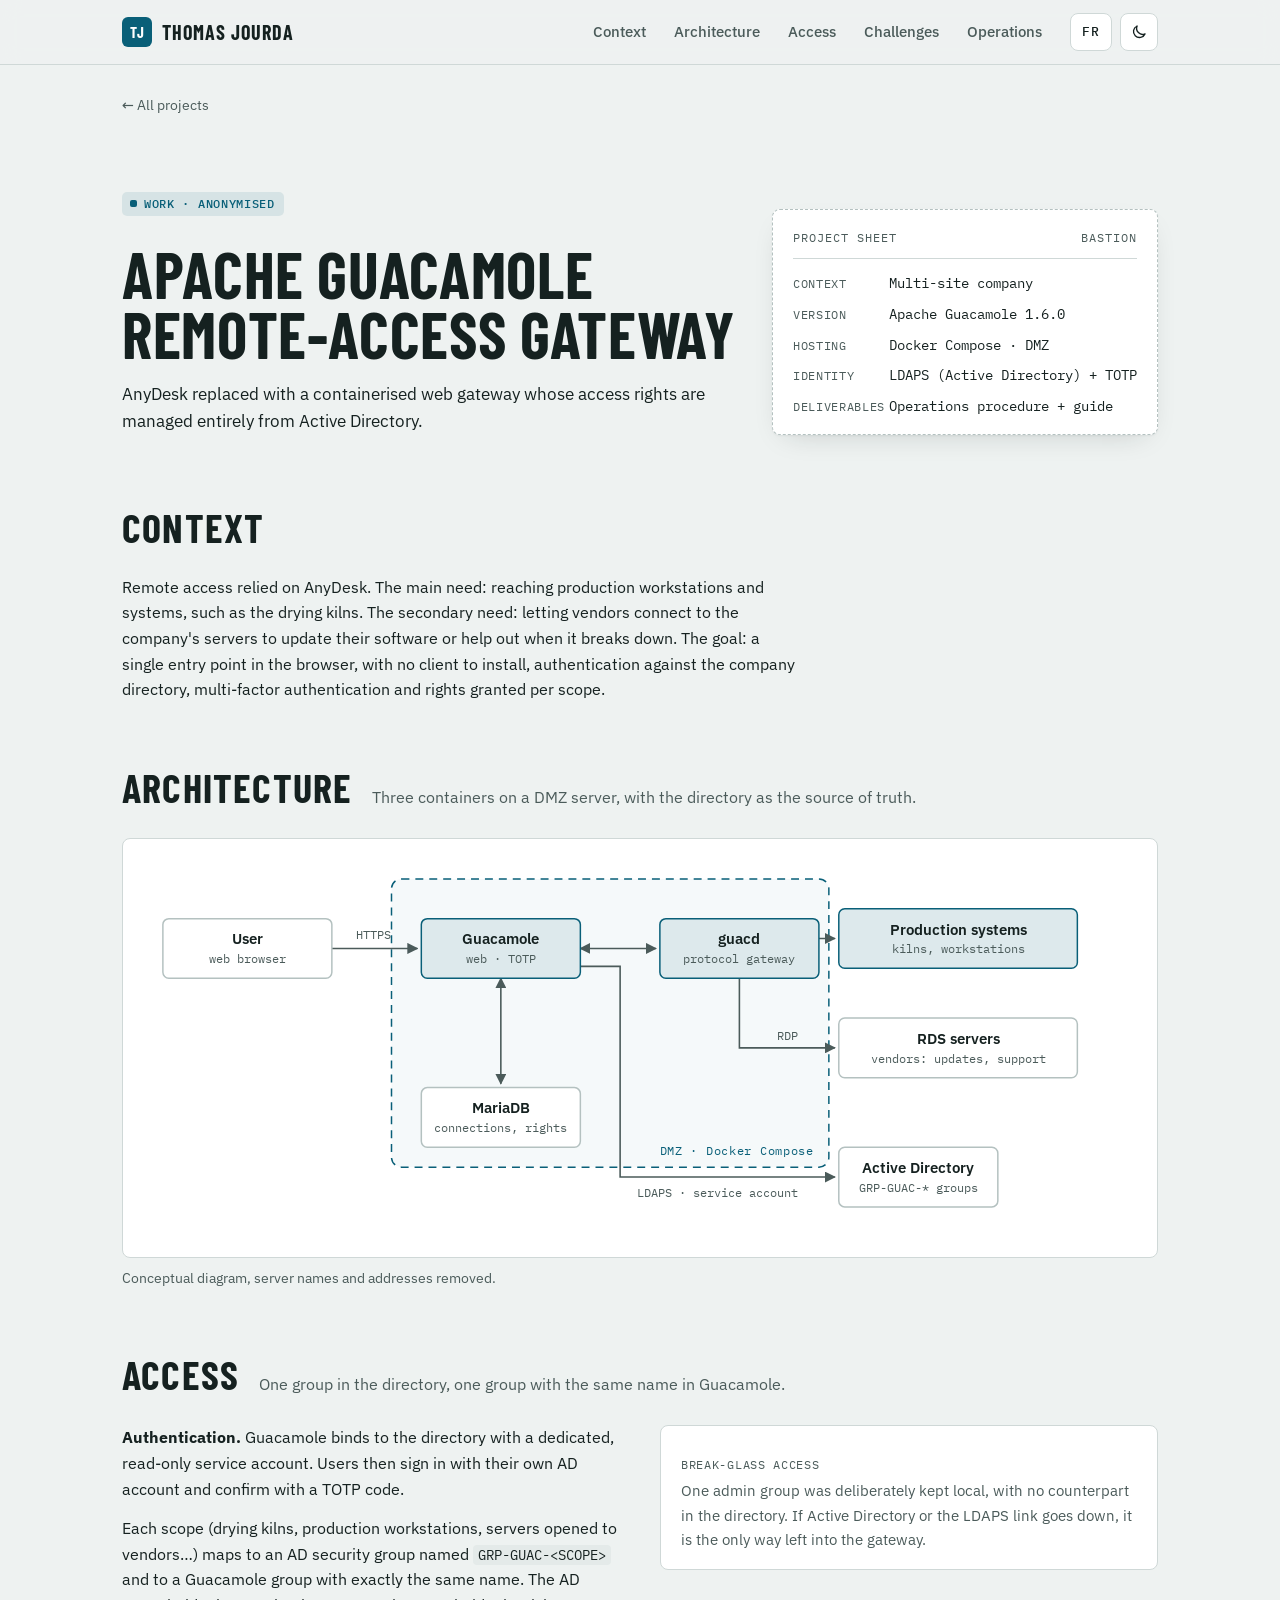
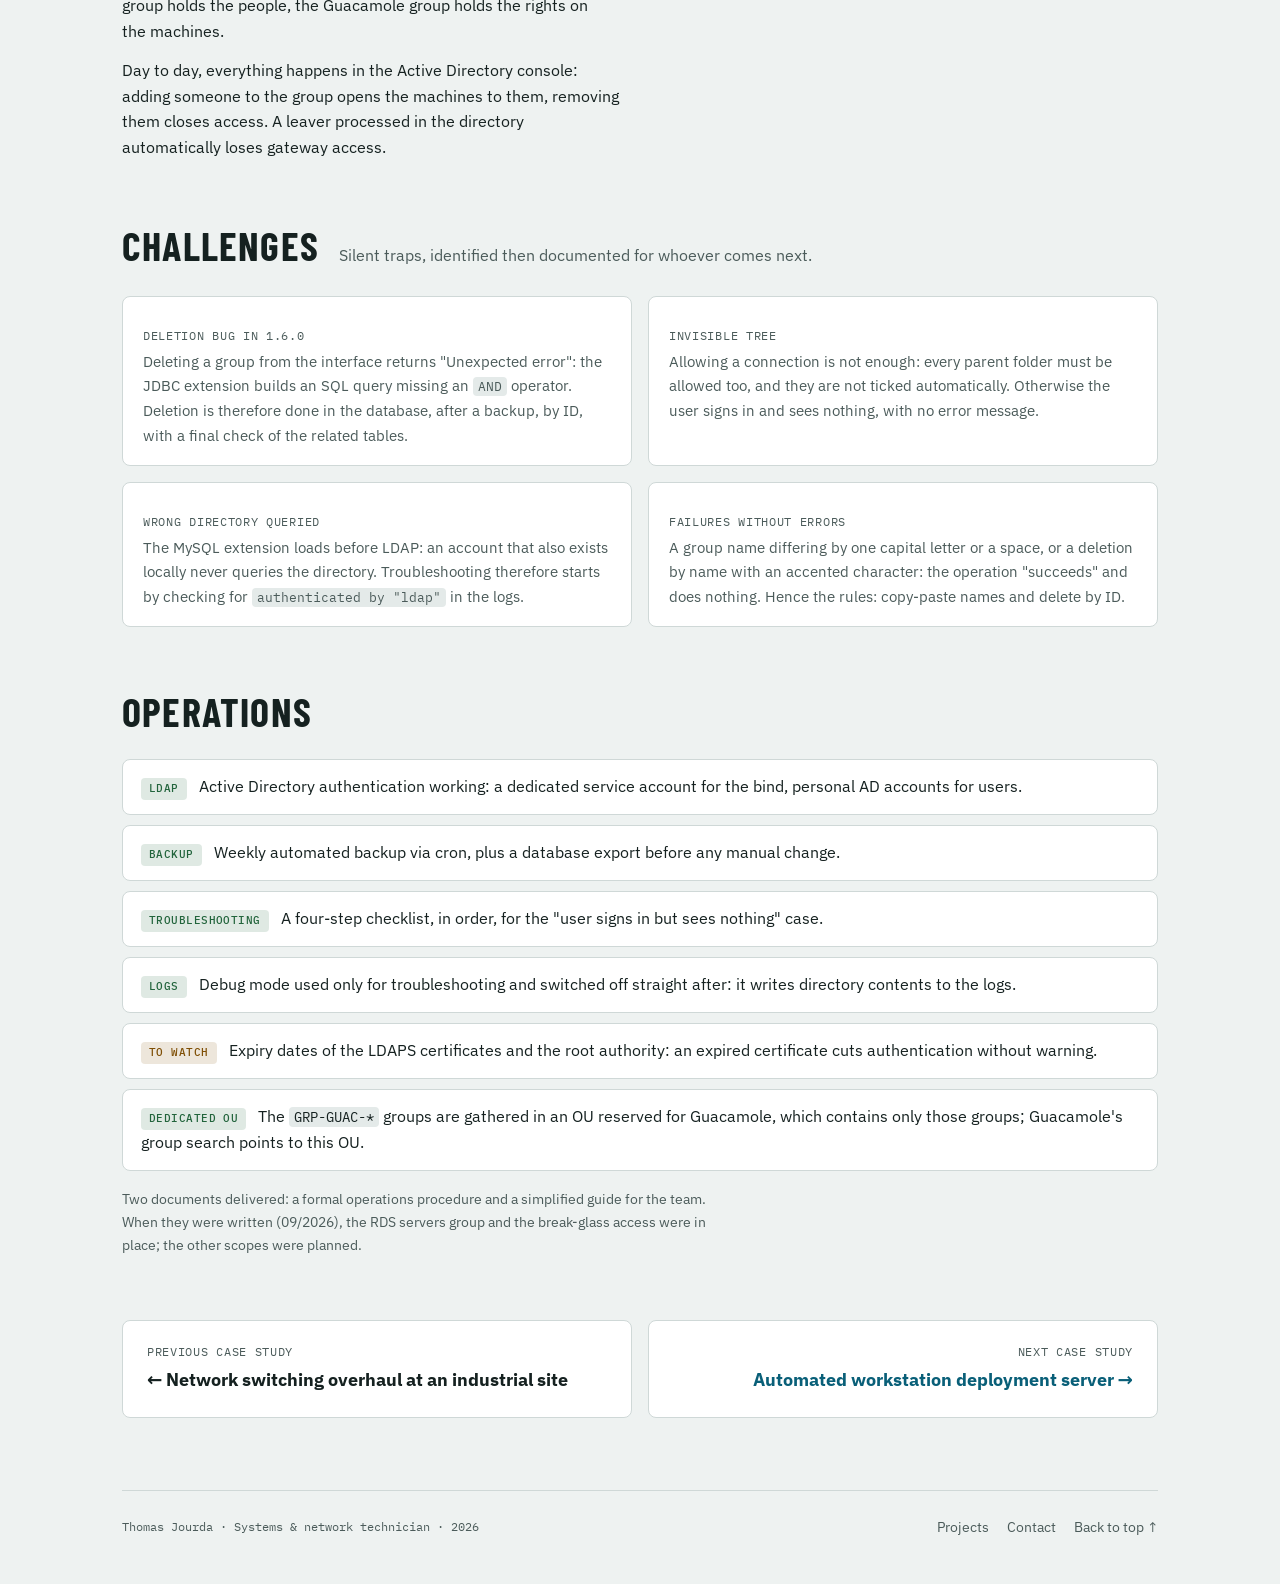
<file: en/projects/guacamole.html>
<!DOCTYPE html>
<html lang="en">
<head>
<meta charset="UTF-8">
<meta name="viewport" content="width=device-width, initial-scale=1.0, viewport-fit=cover">
<title>Guacamole gateway · Thomas Jourda</title>
<meta name="description" content="Case study: AnyDesk replaced with a containerised Apache Guacamole gateway, with access rights managed from Active Directory.">
<link rel="canonical" href="https://thomas642.github.io/Portfolio/en/projects/guacamole.html">
<link rel="alternate" hreflang="fr" href="https://thomas642.github.io/Portfolio/projets/guacamole.html">
<link rel="alternate" hreflang="en" href="https://thomas642.github.io/Portfolio/en/projects/guacamole.html">
<link rel="alternate" hreflang="x-default" href="https://thomas642.github.io/Portfolio/projets/guacamole.html">
<meta property="og:type" content="article">
<meta property="og:locale" content="en_GB">
<meta property="og:site_name" content="Thomas Jourda">
<meta property="og:title" content="Apache Guacamole remote-access gateway">
<meta property="og:description" content="AnyDesk replaced with a containerised web gateway, rights managed from Active Directory. A case study by Thomas Jourda.">
<meta property="og:url" content="https://thomas642.github.io/Portfolio/en/projects/guacamole.html">
<meta property="og:image" content="https://thomas642.github.io/Portfolio/assets/og/guacamole-en.png">
<meta property="og:image:width" content="1200">
<meta property="og:image:height" content="630">
<meta property="og:image:alt" content="Case study by Thomas Jourda: Apache Guacamole remote-access gateway">
<meta name="twitter:card" content="summary_large_image">
<link rel="preload" href="../../assets/fonts/barlow-condensed-700-latin.woff2" as="font" type="font/woff2" crossorigin>
<link rel="preload" href="../../assets/fonts/ibm-plex-sans-latin.woff2" as="font" type="font/woff2" crossorigin>
<meta name="theme-color" content="#eef2f1" media="(prefers-color-scheme: light)">
<meta name="theme-color" content="#0f1618" media="(prefers-color-scheme: dark)">
<!-- Thème choisi appliqué avant le premier affichage (évite un flash de l'autre thème) -->
<script>try{var t=localStorage.getItem("theme");if(t==="light"||t==="dark")document.documentElement.dataset.theme=t}catch(e){}</script>
<link rel="stylesheet" href="../../assets/style.css?v=20261125d">
<link rel="icon" href="../../assets/favicon.svg" type="image/svg+xml">
<link rel="apple-touch-icon" href="../../assets/apple-touch-icon.png">
</head>
<body>
<!-- BODY:START -->
<a class="skip" href="#context">Skip to content</a>
<header class="topbar">
  <div class="wrap topbar-inner">
    <a class="brand" href="../../en/index.html" aria-label="Thomas Jourda, portfolio home"><span class="mono-tag" aria-hidden="true">TJ</span>Thomas Jourda</a>
    <nav class="mainnav" aria-label="Sections">
      <a href="#context">Context</a>
      <a href="#architecture">Architecture</a>
      <a href="#access">Access</a>
      <a href="#challenges">Challenges</a>
      <a href="#operations">Operations</a>
    </nav>
    <div class="top-actions">
      <a class="lang-switch" href="../../projets/guacamole.html" hreflang="fr" lang="fr" aria-label="Version française">FR</a>
      <button id="theme-toggle" class="icon-btn" type="button" aria-label="Switch to dark theme">
      <svg class="i-moon" viewBox="0 0 24 24" aria-hidden="true"><path d="M20 14.5A8 8 0 0 1 9.5 4a8 8 0 1 0 10.5 10.5Z" fill="none" stroke="currentColor" stroke-width="1.8" stroke-linejoin="round"/></svg>
      <svg class="i-sun" viewBox="0 0 24 24" aria-hidden="true"><circle cx="12" cy="12" r="4" fill="none" stroke="currentColor" stroke-width="1.8"/><path d="M12 2.5v2.5M12 19v2.5M2.5 12H5M19 12h2.5M5.3 5.3l1.8 1.8M16.9 16.9l1.8 1.8M5.3 18.7l1.8-1.8M16.9 7.1l1.8-1.8" stroke="currentColor" stroke-width="1.8" stroke-linecap="round"/></svg>
      </button>
    </div>
  </div>
  <div class="progress" aria-hidden="true"><span id="progress-bar"></span></div>
</header>

<main id="top" class="wrap case">

  <nav class="crumbs" aria-label="Breadcrumb">
    <a href="../../en/index.html#projects">← All projects</a>
  </nav>
  <section class="case-hero">
    <div>
      <p class="kind pro">Work · anonymised</p>
      <h1>Apache Guacamole remote-access gateway</h1>
      <p class="lead">
        AnyDesk replaced with a containerised web gateway whose access rights are managed
        entirely from Active Directory.
      </p>
    </div>
    <aside class="asset-tag" aria-label="Project sheet">
      <p class="tag-head"><span>PROJECT SHEET</span><span>BASTION</span></p>
      <dl>
        <div><dt>Context</dt><dd>Multi-site company</dd></div>
        <div><dt>Version</dt><dd>Apache Guacamole 1.6.0</dd></div>
        <div><dt>Hosting</dt><dd>Docker Compose · DMZ</dd></div>
        <div><dt>Identity</dt><dd>LDAPS (Active Directory) + TOTP</dd></div>
        <div><dt>Deliverables</dt><dd>Operations procedure + guide</dd></div>
      </dl>
    </aside>
  </section>

  <section id="context">
    <div class="section-head"><h2>Context</h2></div>
    <div class="prose">
      <p>
        Remote access relied on AnyDesk. The main need: reaching production workstations and systems,
        such as the drying kilns. The secondary need: letting vendors connect to the company's servers to update
        their software or help out when it breaks down. The goal: a single entry point in the browser, with no client to install,
        authentication against the company directory, multi-factor authentication and rights granted per scope.
      </p>
    </div>
  </section>

  <section id="architecture">
    <div class="section-head">
      <h2>Architecture</h2>
      <p class="section-intro">Three containers on a DMZ server, with the directory as the source of truth.</p>
    </div>
    <figure class="diagram">
      <div class="diagram-scroll" tabindex="0">
        <svg viewBox="0 0 1000 380" role="img" aria-labelledby="guac-title guac-desc">
          <title id="guac-title">Guacamole gateway architecture</title>
          <desc id="guac-desc">The user connects over HTTPS to the Guacamole web application, hosted with guacd and MariaDB in Docker Compose on a DMZ server. Guacamole checks identity and groups in Active Directory over LDAPS, asks for a TOTP code, then guacd opens the session to production workstations and systems or, for vendors, to the company's RDS servers over RDP.</desc>
          <defs>
            <marker id="arrow" viewBox="0 0 10 10" refX="9" refY="5" markerWidth="7" markerHeight="7" orient="auto-start-reverse">
              <path class="dg-arrow" fill="#4b5b5a" d="M0 0 L10 5 L0 10 z"/>
            </marker>
          </defs>
          <rect class="dg-group" fill="none" stroke="#0b6e8a" stroke-width="1.5" stroke-dasharray="8 6" x="250" y="20" width="440" height="290" rx="10"/>
          <text class="dg-group-label" fill="#0b6e8a" font-size="12" x="675" y="298" text-anchor="end">DMZ · Docker Compose</text>

          <line class="dg-link" fill="none" stroke="#4b5b5a" stroke-width="1.6" x1="190" y1="90" x2="276" y2="90" marker-end="url(#arrow)"/>
          <text class="dg-small" fill="#4b5b5a" font-size="12" x="232" y="80" text-anchor="middle">HTTPS</text>
          <line class="dg-link" fill="none" stroke="#4b5b5a" stroke-width="1.6" x1="440" y1="90" x2="516" y2="90" marker-end="url(#arrow)" marker-start="url(#arrow)"/>
          <line class="dg-link" fill="none" stroke="#4b5b5a" stroke-width="1.6" x1="360" y1="120" x2="360" y2="226" marker-end="url(#arrow)" marker-start="url(#arrow)"/>
          <line class="dg-link" fill="none" stroke="#4b5b5a" stroke-width="1.6" x1="680" y1="80" x2="696" y2="80" marker-end="url(#arrow)"/>
          <path class="dg-link" fill="none" stroke="#4b5b5a" stroke-width="1.6" d="M600 120 V190 H696" marker-end="url(#arrow)"/>
          <text class="dg-small" fill="#4b5b5a" font-size="12" x="648" y="182" text-anchor="middle">RDP</text>
          <path class="dg-link" fill="none" stroke="#4b5b5a" stroke-width="1.6" d="M440 108 H480 V320 H696" marker-end="url(#arrow)"/>
          <text class="dg-small" fill="#4b5b5a" font-size="12" x="578" y="340" text-anchor="middle">LDAPS · service account</text>

          <g class="dg-box"><rect fill="#ffffff" stroke="#b4c1c0" stroke-width="1.5" x="20" y="60" width="170" height="60" rx="6"/><text fill="#152120" font-size="15" font-weight="600" x="105" y="86" text-anchor="middle">User</text><text class="dg-sub" fill="#4b5b5a" font-size="12" x="105" y="105" text-anchor="middle">web browser</text></g>
          <g class="dg-core"><rect fill="#dcebef" stroke="#0b6e8a" stroke-width="1.5" x="280" y="60" width="160" height="60" rx="6"/><text fill="#152120" font-size="15" font-weight="600" x="360" y="86" text-anchor="middle">Guacamole</text><text class="dg-sub" fill="#4b5b5a" font-size="12" x="360" y="105" text-anchor="middle">web · TOTP</text></g>
          <g class="dg-core"><rect fill="#dcebef" stroke="#0b6e8a" stroke-width="1.5" x="520" y="60" width="160" height="60" rx="6"/><text fill="#152120" font-size="15" font-weight="600" x="600" y="86" text-anchor="middle">guacd</text><text class="dg-sub" fill="#4b5b5a" font-size="12" x="600" y="105" text-anchor="middle">protocol gateway</text></g>
          <g class="dg-box"><rect fill="#ffffff" stroke="#b4c1c0" stroke-width="1.5" x="280" y="230" width="160" height="60" rx="6"/><text fill="#152120" font-size="15" font-weight="600" x="360" y="256" text-anchor="middle">MariaDB</text><text class="dg-sub" fill="#4b5b5a" font-size="12" x="360" y="275" text-anchor="middle">connections, rights</text></g>
          <g class="dg-core"><rect fill="#dcebef" stroke="#0b6e8a" stroke-width="1.5" x="700" y="50" width="240" height="60" rx="6"/><text fill="#152120" font-size="15" font-weight="600" x="820" y="76" text-anchor="middle">Production systems</text><text class="dg-sub" fill="#4b5b5a" font-size="12" x="820" y="95" text-anchor="middle">kilns, workstations</text></g>
          <g class="dg-box"><rect fill="#ffffff" stroke="#b4c1c0" stroke-width="1.5" x="700" y="160" width="240" height="60" rx="6"/><text fill="#152120" font-size="15" font-weight="600" x="820" y="186" text-anchor="middle">RDS servers</text><text class="dg-sub" fill="#4b5b5a" font-size="12" x="820" y="205" text-anchor="middle">vendors: updates, support</text></g>
          <g class="dg-box"><rect fill="#ffffff" stroke="#b4c1c0" stroke-width="1.5" x="700" y="290" width="160" height="60" rx="6"/><text fill="#152120" font-size="15" font-weight="600" x="780" y="316" text-anchor="middle">Active Directory</text><text class="dg-sub" fill="#4b5b5a" font-size="12" x="780" y="335" text-anchor="middle">GRP-GUAC-* groups</text></g>
        </svg>
      </div>
      <figcaption>Conceptual diagram, server names and addresses removed.</figcaption>
    </figure>
  </section>

  <section id="access">
    <div class="section-head">
      <h2>Access</h2>
      <p class="section-intro">One group in the directory, one group with the same name in Guacamole.</p>
    </div>
    <div class="two-col">
      <div class="prose">
        <p>
          <strong>Authentication.</strong> Guacamole binds to the directory with a dedicated, read-only service account.
          Users then sign in with their own AD account and confirm with a TOTP code.
        </p>
        <p>
          Each scope (drying kilns, production workstations, servers opened to vendors…) maps to an AD security group named
          <code>GRP-GUAC-&lt;SCOPE&gt;</code> and to a Guacamole group with exactly the same name.
          The AD group holds the people, the Guacamole group holds the rights on the machines.
        </p>
        <p>
          Day to day, everything happens in the Active Directory console: adding someone to the group opens
          the machines to them, removing them closes access. A leaver processed in the directory automatically loses gateway access.
        </p>
      </div>
      <div class="callout">
        <p class="col-title">Break-glass access</p>
        <p>
          One admin group was deliberately kept local, with no counterpart in the directory.
          If Active Directory or the LDAPS link goes down, it is the only way left into the gateway.
        </p>
      </div>
    </div>
  </section>

  <section id="challenges">
    <div class="section-head">
      <h2>Challenges</h2>
      <p class="section-intro">Silent traps, identified then documented for whoever comes next.</p>
    </div>
    <div class="grid-2">
      <div class="callout">
        <p class="col-title">Deletion bug in 1.6.0</p>
        <p>Deleting a group from the interface returns "Unexpected error": the JDBC extension builds an SQL query missing an <code>AND</code> operator. Deletion is therefore done in the database, after a backup, by ID, with a final check of the related tables.</p>
      </div>
      <div class="callout">
        <p class="col-title">Invisible tree</p>
        <p>Allowing a connection is not enough: every parent folder must be allowed too, and they are not ticked automatically. Otherwise the user signs in and sees nothing, with no error message.</p>
      </div>
      <div class="callout">
        <p class="col-title">Wrong directory queried</p>
        <p>The MySQL extension loads before LDAP: an account that also exists locally never queries the directory. Troubleshooting therefore starts by checking for <code>authenticated by "ldap"</code> in the logs.</p>
      </div>
      <div class="callout">
        <p class="col-title">Failures without errors</p>
        <p>A group name differing by one capital letter or a space, or a deletion by name with an accented character: the operation "succeeds" and does nothing. Hence the rules: copy-paste names and delete by ID.</p>
      </div>
    </div>
  </section>

  <section id="operations">
    <div class="section-head"><h2>Operations</h2></div>
    <ul class="result-list">
      <li><span class="badge ok">LDAP</span> Active Directory authentication working: a dedicated service account for the bind, personal AD accounts for users.</li>
      <li><span class="badge ok">Backup</span> Weekly automated backup via cron, plus a database export before any manual change.</li>
      <li><span class="badge ok">Troubleshooting</span> A four-step checklist, in order, for the "user signs in but sees nothing" case.</li>
      <li><span class="badge ok">Logs</span> Debug mode used only for troubleshooting and switched off straight after: it writes directory contents to the logs.</li>
      <li><span class="badge wip">To watch</span> Expiry dates of the LDAPS certificates and the root authority: an expired certificate cuts authentication without warning.</li>
      <li><span class="badge ok">Dedicated OU</span> The <code>GRP-GUAC-*</code> groups are gathered in an OU reserved for Guacamole, which contains only those groups; Guacamole's group search points to this OU.</li>
    </ul>
    <p class="note">
      Two documents delivered: a formal operations procedure and a simplified guide for the team.
      When they were written (09/2026), the RDS servers group and the break-glass access were in place;
      the other scopes were planned.
    </p>
  </section>

  <nav class="next-case pager" aria-label="Other case studies">
    <a class="prev" href="leon.html">
      <span>Previous case study</span>
      <strong>← Network switching overhaul at an industrial site</strong>
    </a>
    <a class="next" href="deployment.html">
      <span>Next case study</span>
      <strong>Automated workstation deployment server →</strong>
    </a>
  </nav>

</main>

<footer class="wrap">
  <div class="footer-inner">
    <p>Thomas Jourda · Systems &amp; network technician · 2026</p>
    <nav aria-label="Footer">
      <a href="../../en/index.html#projects">Projects</a>
      <a href="../../en/index.html#contact">Contact</a>
      <a href="#top">Back to top ↑</a>
    </nav>
  </div>
</footer>

<a id="to-top" class="to-top" href="#top" aria-label="Back to top of page" hidden>
  <svg viewBox="0 0 24 24" aria-hidden="true"><path d="M12 19V5M5.5 11.5 12 5l6.5 6.5" fill="none" stroke="currentColor" stroke-width="2" stroke-linecap="round" stroke-linejoin="round"/></svg>
</a>
<!-- BODY:END -->
<script src="../../assets/main.js?v=20261125d"></script>
</body>
</html>
</file>
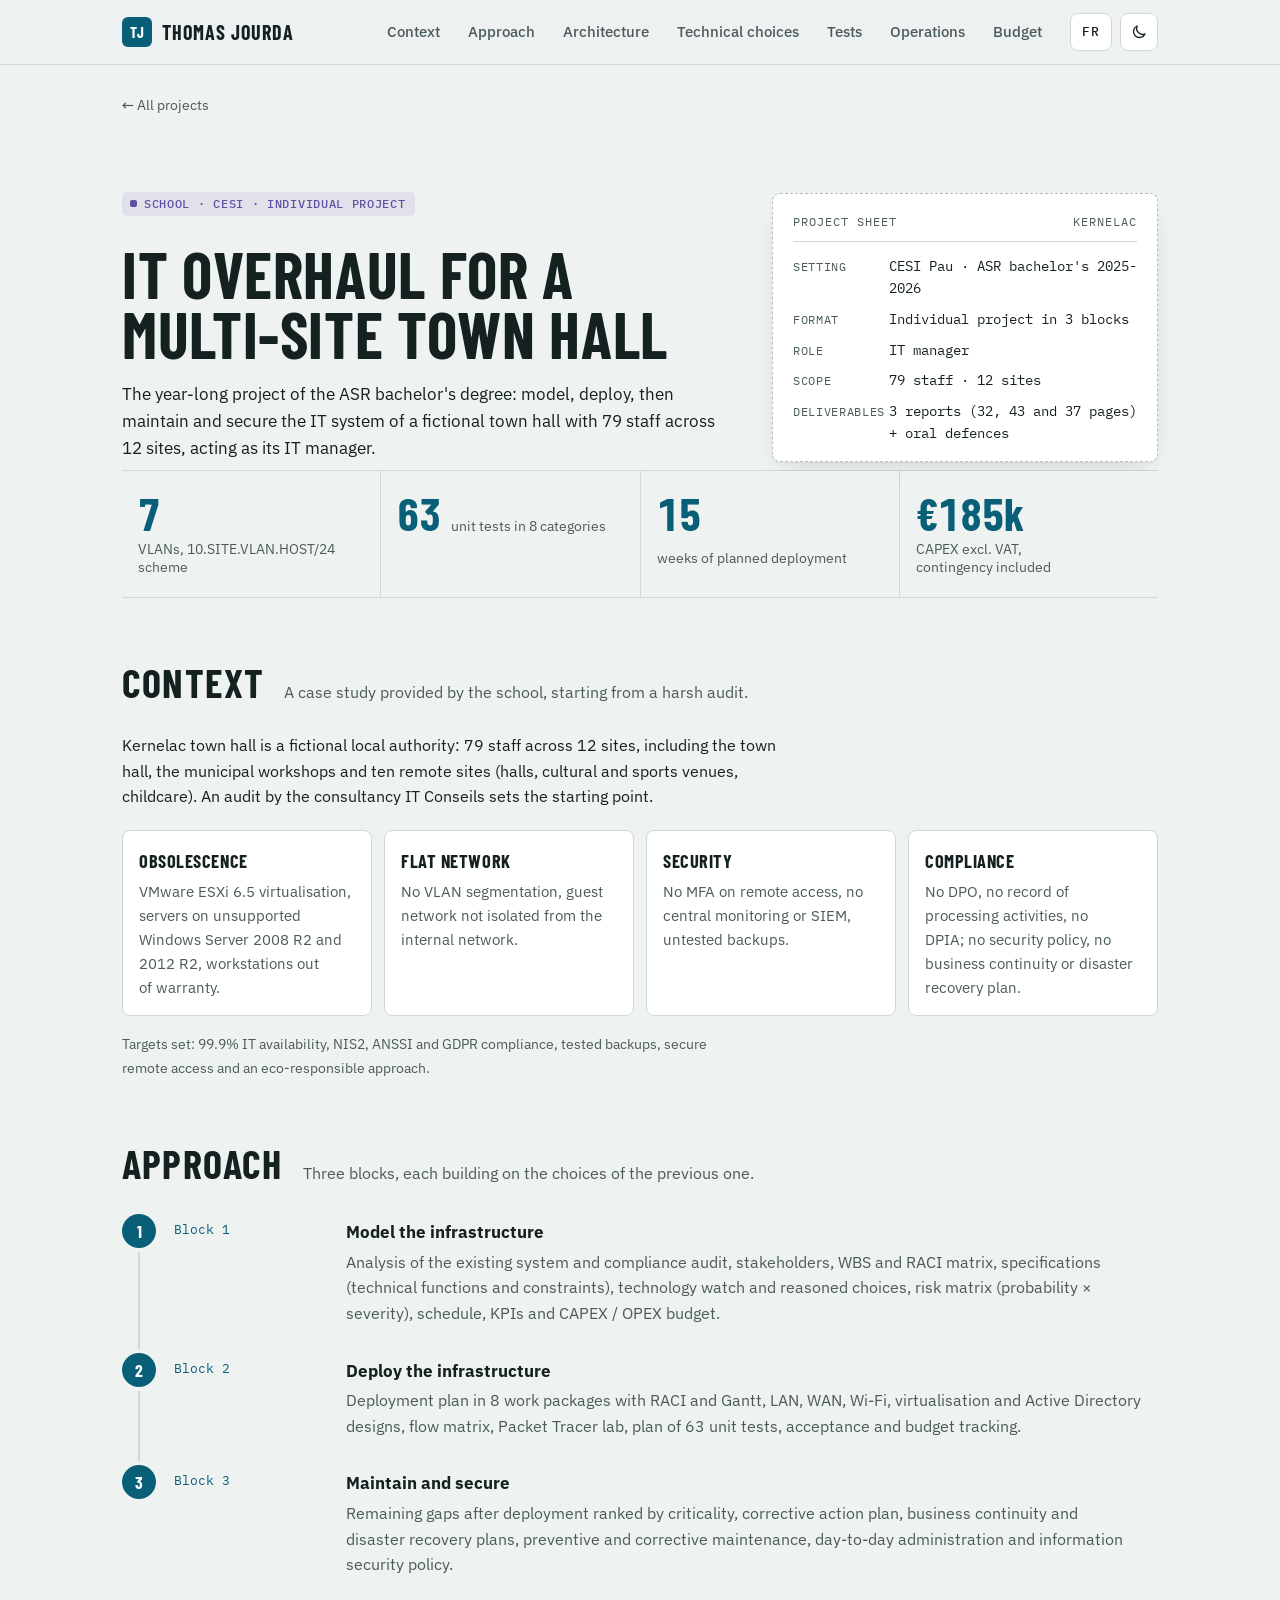
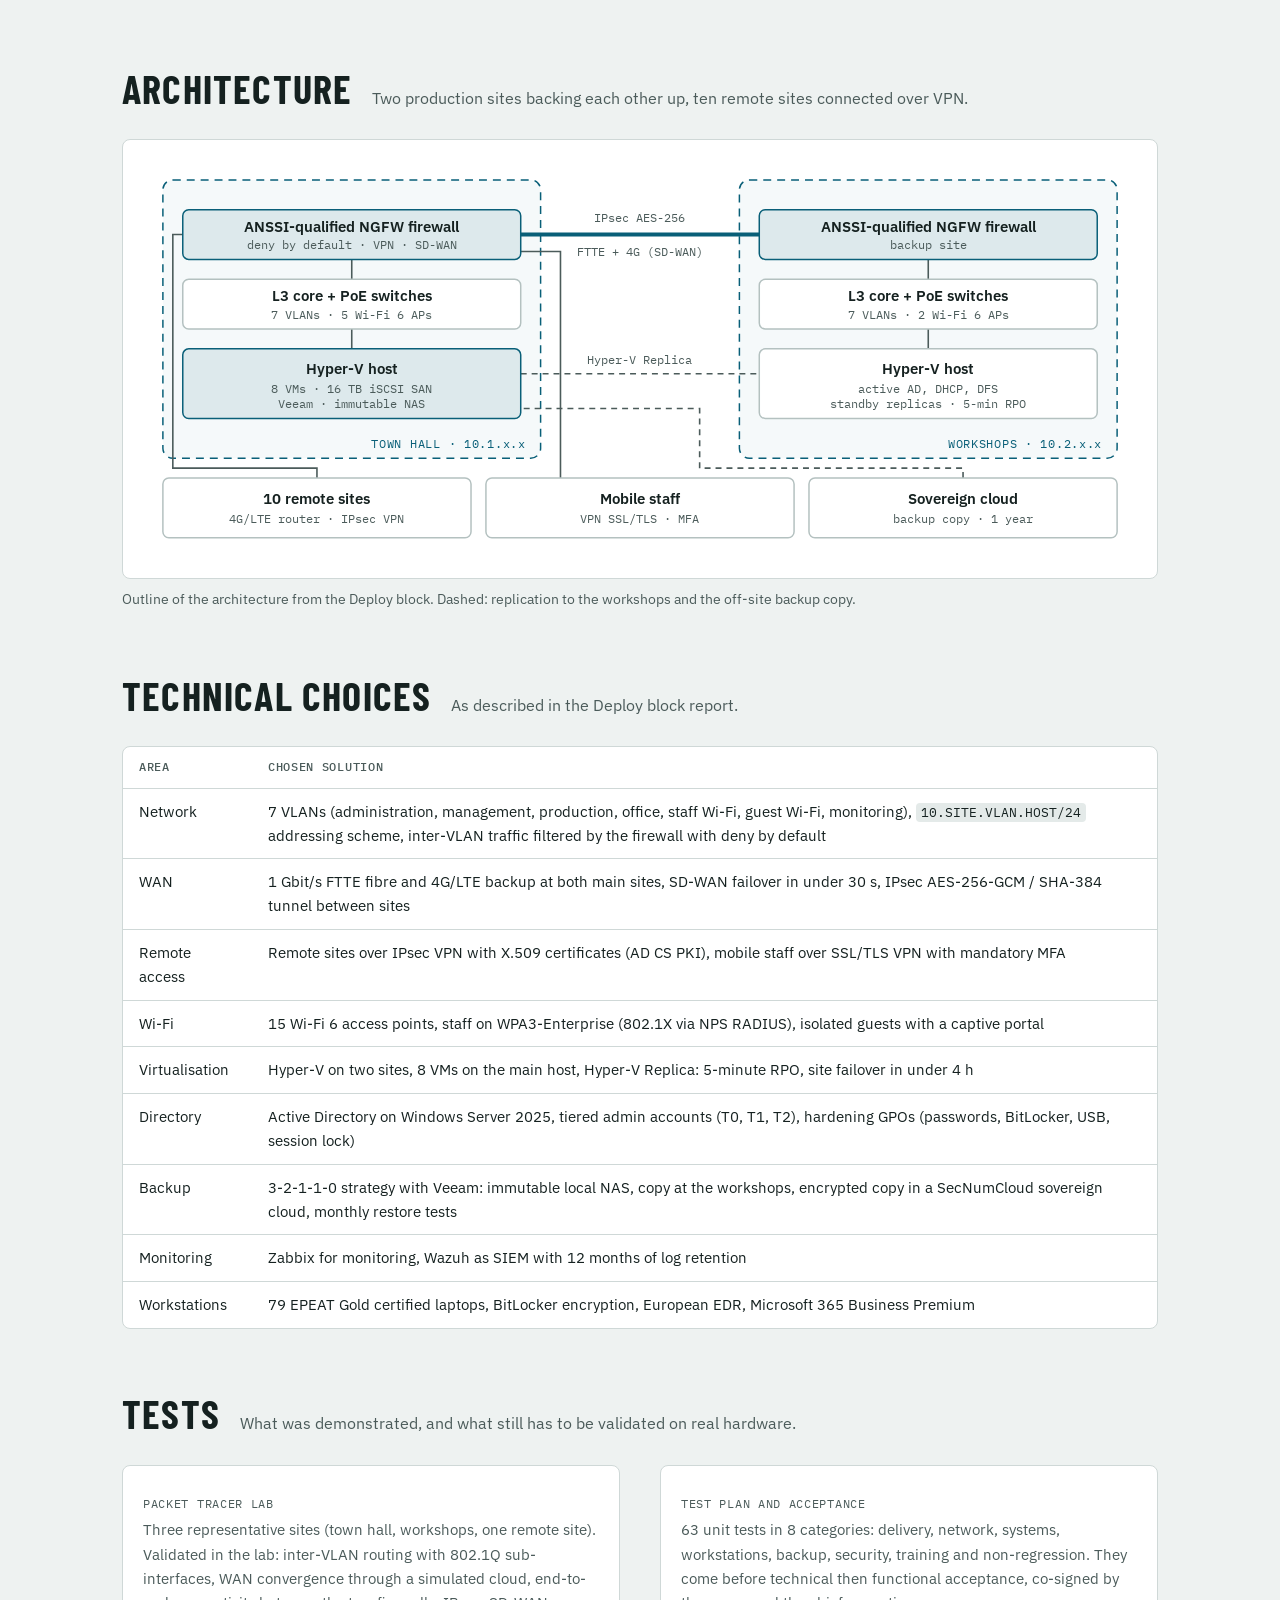
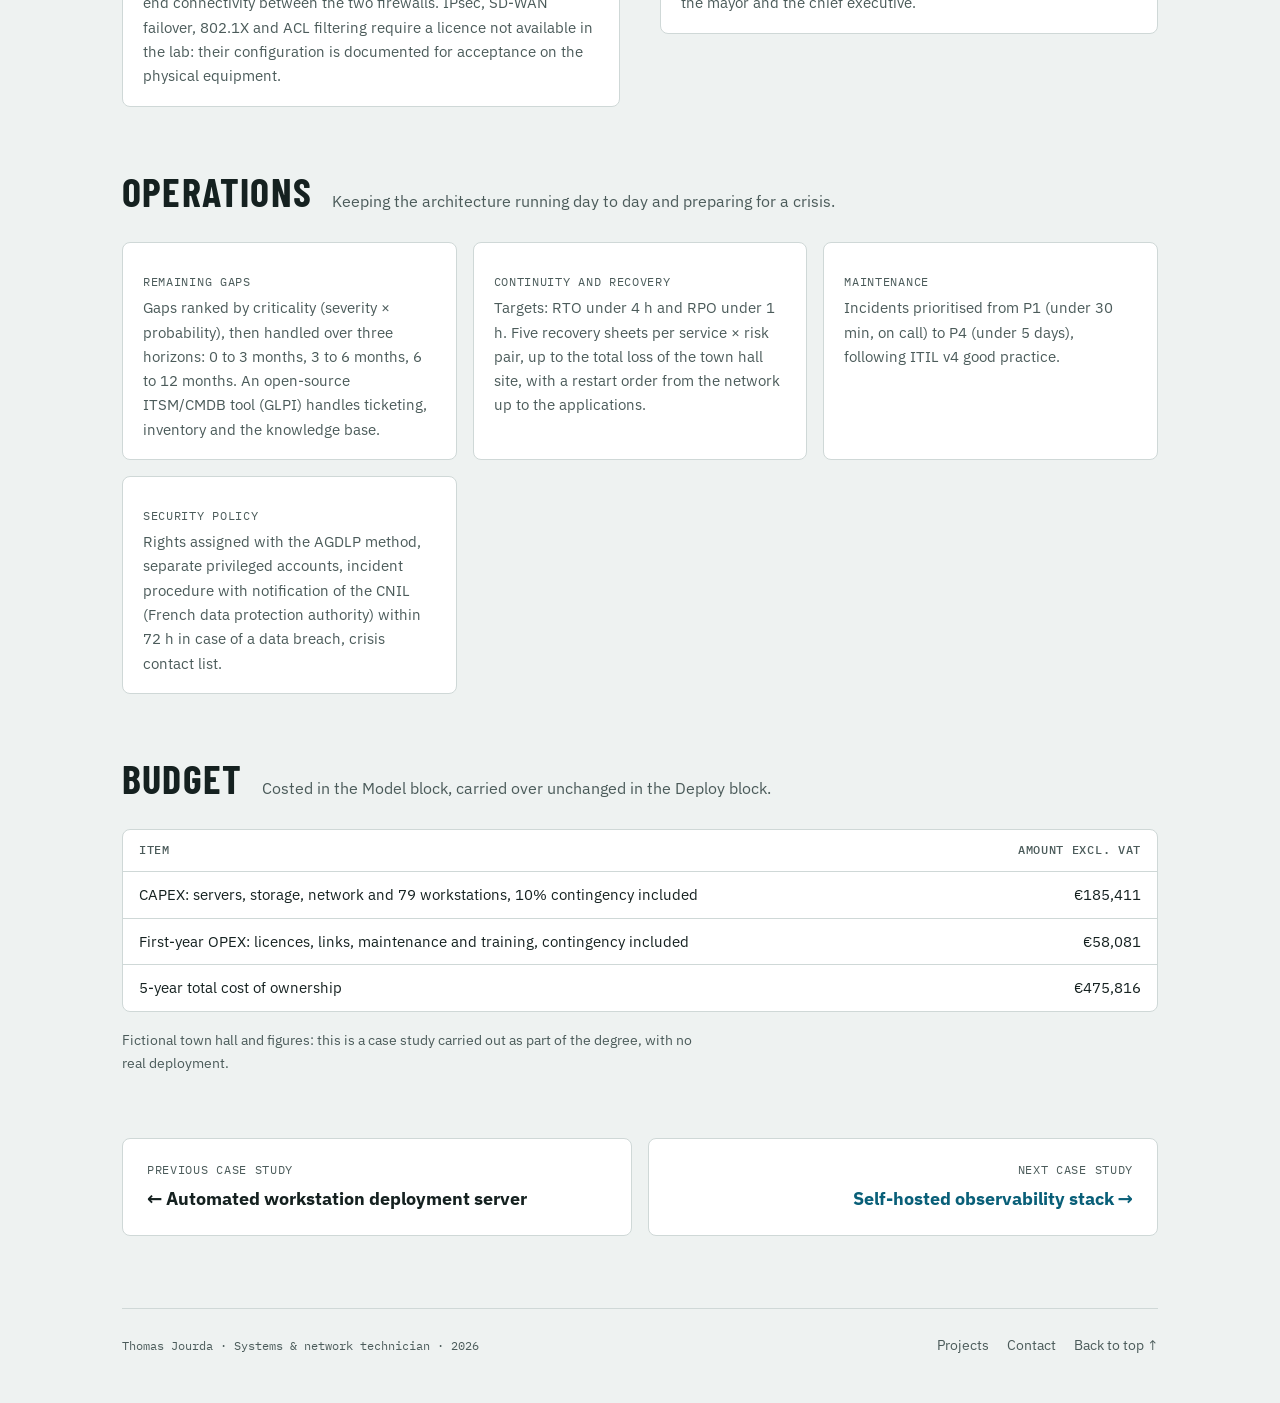
<file: en/projects/kernelac.html>
<!DOCTYPE html>
<html lang="en">
<head>
<meta charset="UTF-8">
<meta name="viewport" content="width=device-width, initial-scale=1.0, viewport-fit=cover">
<title>Town hall IT overhaul · Thomas Jourda</title>
<meta name="description" content="School case study: model, deploy, then maintain and secure the IT system of a fictional town hall with 79 staff across 12 sites.">
<link rel="canonical" href="https://thomas642.github.io/Portfolio/en/projects/kernelac.html">
<link rel="alternate" hreflang="fr" href="https://thomas642.github.io/Portfolio/projets/kernelac.html">
<link rel="alternate" hreflang="en" href="https://thomas642.github.io/Portfolio/en/projects/kernelac.html">
<link rel="alternate" hreflang="x-default" href="https://thomas642.github.io/Portfolio/projets/kernelac.html">
<meta property="og:type" content="article">
<meta property="og:locale" content="en_GB">
<meta property="og:site_name" content="Thomas Jourda">
<meta property="og:title" content="IT overhaul for a multi-site town hall">
<meta property="og:description" content="Segmented network, Hyper-V on two sites, IPsec VPN, 3-2-1-1-0 backup, continuity and recovery plans. A case study by Thomas Jourda.">
<meta property="og:url" content="https://thomas642.github.io/Portfolio/en/projects/kernelac.html">
<meta property="og:image" content="https://thomas642.github.io/Portfolio/assets/og/kernelac-en.png">
<meta property="og:image:width" content="1200">
<meta property="og:image:height" content="630">
<meta property="og:image:alt" content="Case study by Thomas Jourda: IT overhaul for a multi-site town hall">
<meta name="twitter:card" content="summary_large_image">
<link rel="preload" href="../../assets/fonts/barlow-condensed-700-latin.woff2" as="font" type="font/woff2" crossorigin>
<link rel="preload" href="../../assets/fonts/ibm-plex-sans-latin.woff2" as="font" type="font/woff2" crossorigin>
<meta name="theme-color" content="#eef2f1" media="(prefers-color-scheme: light)">
<meta name="theme-color" content="#0f1618" media="(prefers-color-scheme: dark)">
<!-- Thème choisi appliqué avant le premier affichage (évite un flash de l'autre thème) -->
<script>try{var t=localStorage.getItem("theme");if(t==="light"||t==="dark")document.documentElement.dataset.theme=t}catch(e){}</script>
<link rel="stylesheet" href="../../assets/style.css?v=20261125d">
<link rel="icon" href="../../assets/favicon.svg" type="image/svg+xml">
<link rel="apple-touch-icon" href="../../assets/apple-touch-icon.png">
</head>
<body>
<!-- BODY:START -->
<a class="skip" href="#context">Skip to content</a>
<header class="topbar">
  <div class="wrap topbar-inner">
    <a class="brand" href="../../en/index.html" aria-label="Thomas Jourda, portfolio home"><span class="mono-tag" aria-hidden="true">TJ</span>Thomas Jourda</a>
    <nav class="mainnav" aria-label="Sections">
      <a href="#context">Context</a>
      <a href="#approach">Approach</a>
      <a href="#architecture">Architecture</a>
      <a href="#choices">Technical choices</a>
      <a href="#validation">Tests</a>
      <a href="#security">Operations</a>
      <a href="#budget">Budget</a>
    </nav>
    <div class="top-actions">
      <a class="lang-switch" href="../../projets/kernelac.html" hreflang="fr" lang="fr" aria-label="Version française">FR</a>
      <button id="theme-toggle" class="icon-btn" type="button" aria-label="Switch to dark theme">
      <svg class="i-moon" viewBox="0 0 24 24" aria-hidden="true"><path d="M20 14.5A8 8 0 0 1 9.5 4a8 8 0 1 0 10.5 10.5Z" fill="none" stroke="currentColor" stroke-width="1.8" stroke-linejoin="round"/></svg>
      <svg class="i-sun" viewBox="0 0 24 24" aria-hidden="true"><circle cx="12" cy="12" r="4" fill="none" stroke="currentColor" stroke-width="1.8"/><path d="M12 2.5v2.5M12 19v2.5M2.5 12H5M19 12h2.5M5.3 5.3l1.8 1.8M16.9 16.9l1.8 1.8M5.3 18.7l1.8-1.8M16.9 7.1l1.8-1.8" stroke="currentColor" stroke-width="1.8" stroke-linecap="round"/></svg>
      </button>
    </div>
  </div>
  <div class="progress" aria-hidden="true"><span id="progress-bar"></span></div>
</header>

<main id="top" class="wrap case">

  <nav class="crumbs" aria-label="Breadcrumb">
    <a href="../../en/index.html#projects">← All projects</a>
  </nav>
  <section class="case-hero">
    <div>
      <p class="kind school">School · CESI · individual project</p>
      <h1>IT overhaul for a multi-site town hall</h1>
      <p class="lead">
        The year-long project of the ASR bachelor's degree: model, deploy, then maintain and secure the IT system
        of a fictional town hall with 79 staff across 12 sites, acting as its IT manager.
      </p>
    </div>
    <aside class="asset-tag" aria-label="Project sheet">
      <p class="tag-head"><span>PROJECT SHEET</span><span>KERNELAC</span></p>
      <dl>
        <div><dt>Setting</dt><dd>CESI Pau · ASR bachelor's 2025-2026</dd></div>
        <div><dt>Format</dt><dd>Individual project in 3 blocks</dd></div>
        <div><dt>Role</dt><dd>IT manager</dd></div>
        <div><dt>Scope</dt><dd>79 staff · 12 sites</dd></div>
        <div><dt>Deliverables</dt><dd>3 reports (32, 43 and 37 pages) + oral defences</dd></div>
      </dl>
    </aside>
  </section>

  <ul class="stats" aria-label="Key figures">
    <li><strong>7</strong><span>VLANs, 10.SITE.VLAN.HOST/24 scheme</span></li>
    <li><strong>63</strong><span>unit tests in 8 categories</span></li>
    <li><strong>15</strong><span>weeks of planned deployment</span></li>
    <li><strong>€185k</strong><span>CAPEX excl. VAT, contingency included</span></li>
  </ul>

  <section id="context">
    <div class="section-head">
      <h2>Context</h2>
      <p class="section-intro">A case study provided by the school, starting from a harsh audit.</p>
    </div>
    <div class="prose">
      <p>
        Kernelac town hall is a fictional local authority: 79 staff across 12 sites, including the town hall,
        the municipal workshops and ten remote sites (halls, cultural and sports venues, childcare).
        An audit by the consultancy IT Conseils sets the starting point.
      </p>
    </div>
    <ul class="issue-grid">
      <li><strong>Obsolescence</strong><span>VMware ESXi 6.5 virtualisation, servers on unsupported Windows Server 2008 R2 and 2012 R2, workstations out of warranty.</span></li>
      <li><strong>Flat network</strong><span>No VLAN segmentation, guest network not isolated from the internal network.</span></li>
      <li><strong>Security</strong><span>No MFA on remote access, no central monitoring or SIEM, untested backups.</span></li>
      <li><strong>Compliance</strong><span>No DPO, no record of processing activities, no DPIA; no security policy, no business continuity or disaster recovery plan.</span></li>
    </ul>
    <p class="note">Targets set: 99.9% IT availability, NIS2, ANSSI and GDPR compliance, tested backups, secure remote access and an eco-responsible approach.</p>
  </section>

  <section id="approach">
    <div class="section-head">
      <h2>Approach</h2>
      <p class="section-intro">Three blocks, each building on the choices of the previous one.</p>
    </div>
    <ol class="steps">
      <li>
        <time>Block 1</time>
        <div><h3>Model the infrastructure</h3><p>Analysis of the existing system and compliance audit, stakeholders, WBS and RACI matrix, specifications (technical functions and constraints), technology watch and reasoned choices, risk matrix (probability × severity), schedule, KPIs and CAPEX / OPEX budget.</p></div>
      </li>
      <li>
        <time>Block 2</time>
        <div><h3>Deploy the infrastructure</h3><p>Deployment plan in 8 work packages with RACI and Gantt, LAN, WAN, Wi-Fi, virtualisation and Active Directory designs, flow matrix, Packet Tracer lab, plan of 63 unit tests, acceptance and budget tracking.</p></div>
      </li>
      <li>
        <time>Block 3</time>
        <div><h3>Maintain and secure</h3><p>Remaining gaps after deployment ranked by criticality, corrective action plan, business continuity and disaster recovery plans, preventive and corrective maintenance, day-to-day administration and information security policy.</p></div>
      </li>
    </ol>
  </section>

  <section id="architecture">
    <div class="section-head">
      <h2>Architecture</h2>
      <p class="section-intro">Two production sites backing each other up, ten remote sites connected over VPN.</p>
    </div>
    <figure class="diagram">
      <div class="diagram-scroll" tabindex="0">
        <svg viewBox="0 0 1000 400" role="img" aria-labelledby="ker-title ker-desc">
          <title id="ker-title">Target architecture of Kernelac town hall</title>
          <desc id="ker-desc">Two production sites, the town hall and the workshops, each with an NGFW firewall, a layer 3 core and a Hyper-V host. They are linked by an AES-256 IPsec tunnel over FTTE fibre with 4G SD-WAN backup, and the workshops host receives Hyper-V replicas from the town hall. The ten remote sites connect to the town hall over IPsec VPN on 4G, mobile staff over SSL/TLS VPN with MFA, and a backup copy goes to a sovereign cloud.</desc>
          <rect class="dg-group" fill="none" stroke="#0b6e8a" stroke-width="1.5" stroke-dasharray="8 6" x="20" y="20" width="380" height="280" rx="10"/>
          <text class="dg-group-label" fill="#0b6e8a" font-size="12" x="385" y="290" text-anchor="end">TOWN HALL · 10.1.x.x</text>
          <rect class="dg-group" fill="none" stroke="#0b6e8a" stroke-width="1.5" stroke-dasharray="8 6" x="600" y="20" width="380" height="280" rx="10"/>
          <text class="dg-group-label" fill="#0b6e8a" font-size="12" x="965" y="290" text-anchor="end">WORKSHOPS · 10.2.x.x</text>

          <line class="dg-trunk" stroke="#0b6e8a" stroke-width="4" stroke-linecap="round" x1="380" y1="75" x2="620" y2="75"/>
          <text class="dg-small" fill="#4b5b5a" font-size="12" x="500" y="62" text-anchor="middle">IPsec AES-256</text>
          <text class="dg-small" fill="#4b5b5a" font-size="12" x="500" y="97" text-anchor="middle">FTTE + 4G (SD-WAN)</text>
          <line class="dg-link" fill="none" stroke="#4b5b5a" stroke-width="1.6" stroke-dasharray="6 5" x1="380" y1="215" x2="620" y2="215"/>
          <text class="dg-small" fill="#4b5b5a" font-size="12" x="500" y="205" text-anchor="middle">Hyper-V Replica</text>
          <line class="dg-link" fill="none" stroke="#4b5b5a" stroke-width="1.6" x1="210" y1="100" x2="210" y2="120"/>
          <line class="dg-link" fill="none" stroke="#4b5b5a" stroke-width="1.6" x1="210" y1="170" x2="210" y2="190"/>
          <line class="dg-link" fill="none" stroke="#4b5b5a" stroke-width="1.6" x1="790" y1="100" x2="790" y2="120"/>
          <line class="dg-link" fill="none" stroke="#4b5b5a" stroke-width="1.6" x1="790" y1="170" x2="790" y2="190"/>
          <path class="dg-link" fill="none" stroke="#4b5b5a" stroke-width="1.6" d="M175 320 V310 H30 V75 H40"/>
          <path class="dg-link" fill="none" stroke="#4b5b5a" stroke-width="1.6" d="M420 320 V92 H380"/>
          <path class="dg-link" fill="none" stroke="#4b5b5a" stroke-width="1.6" stroke-dasharray="6 5" d="M825 320 V310 H560 V250 H380"/>

          <g class="dg-core"><rect fill="#dcebef" stroke="#0b6e8a" stroke-width="1.5" x="40" y="50" width="340" height="50" rx="6"/><text fill="#152120" font-size="15" font-weight="600" x="210" y="72" text-anchor="middle">ANSSI-qualified NGFW firewall</text><text class="dg-sub" fill="#4b5b5a" font-size="12" x="210" y="90" text-anchor="middle">deny by default · VPN · SD-WAN</text></g>
          <g class="dg-box"><rect fill="#ffffff" stroke="#b4c1c0" stroke-width="1.5" x="40" y="120" width="340" height="50" rx="6"/><text fill="#152120" font-size="15" font-weight="600" x="210" y="142" text-anchor="middle">L3 core + PoE switches</text><text class="dg-sub" fill="#4b5b5a" font-size="12" x="210" y="160" text-anchor="middle">7 VLANs · 5 Wi-Fi 6 APs</text></g>
          <g class="dg-core"><rect fill="#dcebef" stroke="#0b6e8a" stroke-width="1.5" x="40" y="190" width="340" height="70" rx="6"/><text fill="#152120" font-size="15" font-weight="600" x="210" y="215" text-anchor="middle">Hyper-V host</text><text class="dg-sub" fill="#4b5b5a" font-size="12" x="210" y="234" text-anchor="middle">8 VMs · 16 TB iSCSI SAN</text><text class="dg-sub" fill="#4b5b5a" font-size="12" x="210" y="250" text-anchor="middle">Veeam · immutable NAS</text></g>

          <g class="dg-core"><rect fill="#dcebef" stroke="#0b6e8a" stroke-width="1.5" x="620" y="50" width="340" height="50" rx="6"/><text fill="#152120" font-size="15" font-weight="600" x="790" y="72" text-anchor="middle">ANSSI-qualified NGFW firewall</text><text class="dg-sub" fill="#4b5b5a" font-size="12" x="790" y="90" text-anchor="middle">backup site</text></g>
          <g class="dg-box"><rect fill="#ffffff" stroke="#b4c1c0" stroke-width="1.5" x="620" y="120" width="340" height="50" rx="6"/><text fill="#152120" font-size="15" font-weight="600" x="790" y="142" text-anchor="middle">L3 core + PoE switches</text><text class="dg-sub" fill="#4b5b5a" font-size="12" x="790" y="160" text-anchor="middle">7 VLANs · 2 Wi-Fi 6 APs</text></g>
          <g class="dg-box"><rect fill="#ffffff" stroke="#b4c1c0" stroke-width="1.5" x="620" y="190" width="340" height="70" rx="6"/><text fill="#152120" font-size="15" font-weight="600" x="790" y="215" text-anchor="middle">Hyper-V host</text><text class="dg-sub" fill="#4b5b5a" font-size="12" x="790" y="234" text-anchor="middle">active AD, DHCP, DFS</text><text class="dg-sub" fill="#4b5b5a" font-size="12" x="790" y="250" text-anchor="middle">standby replicas · 5-min RPO</text></g>

          <g class="dg-box"><rect fill="#ffffff" stroke="#b4c1c0" stroke-width="1.5" x="20" y="320" width="310" height="60" rx="6"/><text fill="#152120" font-size="15" font-weight="600" x="175" y="346" text-anchor="middle">10 remote sites</text><text class="dg-sub" fill="#4b5b5a" font-size="12" x="175" y="365" text-anchor="middle">4G/LTE router · IPsec VPN</text></g>
          <g class="dg-box"><rect fill="#ffffff" stroke="#b4c1c0" stroke-width="1.5" x="345" y="320" width="310" height="60" rx="6"/><text fill="#152120" font-size="15" font-weight="600" x="500" y="346" text-anchor="middle">Mobile staff</text><text class="dg-sub" fill="#4b5b5a" font-size="12" x="500" y="365" text-anchor="middle">VPN SSL/TLS · MFA</text></g>
          <g class="dg-box"><rect fill="#ffffff" stroke="#b4c1c0" stroke-width="1.5" x="670" y="320" width="310" height="60" rx="6"/><text fill="#152120" font-size="15" font-weight="600" x="825" y="346" text-anchor="middle">Sovereign cloud</text><text class="dg-sub" fill="#4b5b5a" font-size="12" x="825" y="365" text-anchor="middle">backup copy · 1 year</text></g>
        </svg>
      </div>
      <figcaption>Outline of the architecture from the Deploy block. Dashed: replication to the workshops and the off-site backup copy.</figcaption>
    </figure>
  </section>

  <section id="choices">
    <div class="section-head">
      <h2>Technical choices</h2>
      <p class="section-intro">As described in the Deploy block report.</p>
    </div>
    <div class="table-wrap">
      <table class="data">
        <thead><tr><th scope="col">Area</th><th scope="col">Chosen solution</th></tr></thead>
        <tbody>
          <tr><td>Network</td><td>7 VLANs (administration, management, production, office, staff Wi-Fi, guest Wi-Fi, monitoring), <code>10.SITE.VLAN.HOST/24</code> addressing scheme, inter-VLAN traffic filtered by the firewall with deny by default</td></tr>
          <tr><td>WAN</td><td>1 Gbit/s FTTE fibre and 4G/LTE backup at both main sites, SD-WAN failover in under 30 s, IPsec AES-256-GCM / SHA-384 tunnel between sites</td></tr>
          <tr><td>Remote access</td><td>Remote sites over IPsec VPN with X.509 certificates (AD CS PKI), mobile staff over SSL/TLS VPN with mandatory MFA</td></tr>
          <tr><td>Wi-Fi</td><td>15 Wi-Fi 6 access points, staff on WPA3-Enterprise (802.1X via NPS RADIUS), isolated guests with a captive portal</td></tr>
          <tr><td>Virtualisation</td><td>Hyper-V on two sites, 8 VMs on the main host, Hyper-V Replica: 5-minute RPO, site failover in under 4 h</td></tr>
          <tr><td>Directory</td><td>Active Directory on Windows Server 2025, tiered admin accounts (T0, T1, T2), hardening GPOs (passwords, BitLocker, USB, session lock)</td></tr>
          <tr><td>Backup</td><td>3-2-1-1-0 strategy with Veeam: immutable local NAS, copy at the workshops, encrypted copy in a SecNumCloud sovereign cloud, monthly restore tests</td></tr>
          <tr><td>Monitoring</td><td>Zabbix for monitoring, Wazuh as SIEM with 12 months of log retention</td></tr>
          <tr><td>Workstations</td><td>79 EPEAT Gold certified laptops, BitLocker encryption, European EDR, Microsoft 365 Business Premium</td></tr>
        </tbody>
      </table>
    </div>
  </section>

  <section id="validation">
    <div class="section-head">
      <h2>Tests</h2>
      <p class="section-intro">What was demonstrated, and what still has to be validated on real hardware.</p>
    </div>
    <div class="two-col">
      <div class="callout">
        <p class="col-title">Packet Tracer lab</p>
        <p>Three representative sites (town hall, workshops, one remote site). Validated in the lab: inter-VLAN routing with 802.1Q sub-interfaces, WAN convergence through a simulated cloud, end-to-end connectivity between the two firewalls. IPsec, SD-WAN failover, 802.1X and ACL filtering require a licence not available in the lab: their configuration is documented for acceptance on the physical equipment.</p>
      </div>
      <div class="callout">
        <p class="col-title">Test plan and acceptance</p>
        <p>63 unit tests in 8 categories: delivery, network, systems, workstations, backup, security, training and non-regression. They come before technical then functional acceptance, co-signed by the mayor and the chief executive.</p>
      </div>
    </div>
  </section>

  <section id="security">
    <div class="section-head">
      <h2>Operations</h2>
      <p class="section-intro">Keeping the architecture running day to day and preparing for a crisis.</p>
    </div>
    <div class="feature-grid">
      <div class="callout">
        <p class="col-title">Remaining gaps</p>
        <p>Gaps ranked by criticality (severity × probability), then handled over three horizons: 0 to 3 months, 3 to 6 months, 6 to 12 months. An open-source ITSM/CMDB tool (GLPI) handles ticketing, inventory and the knowledge base.</p>
      </div>
      <div class="callout">
        <p class="col-title">Continuity and recovery</p>
        <p>Targets: RTO under 4 h and RPO under 1 h. Five recovery sheets per service × risk pair, up to the total loss of the town hall site, with a restart order from the network up to the applications.</p>
      </div>
      <div class="callout">
        <p class="col-title">Maintenance</p>
        <p>Incidents prioritised from P1 (under 30 min, on call) to P4 (under 5 days), following ITIL v4 good practice.</p>
      </div>
      <div class="callout">
        <p class="col-title">Security policy</p>
        <p>Rights assigned with the AGDLP method, separate privileged accounts, incident procedure with notification of the CNIL (French data protection authority) within 72 h in case of a data breach, crisis contact list.</p>
      </div>
    </div>
  </section>

  <section id="budget">
    <div class="section-head">
      <h2>Budget</h2>
      <p class="section-intro">Costed in the Model block, carried over unchanged in the Deploy block.</p>
    </div>
    <div class="table-wrap">
      <table class="data">
        <thead><tr><th scope="col">Item</th><th scope="col" class="num">Amount excl. VAT</th></tr></thead>
        <tbody>
          <tr><td>CAPEX: servers, storage, network and 79 workstations, 10% contingency included</td><td class="num">€185,411</td></tr>
          <tr><td>First-year OPEX: licences, links, maintenance and training, contingency included</td><td class="num">€58,081</td></tr>
          <tr><td>5-year total cost of ownership</td><td class="num">€475,816</td></tr>
        </tbody>
      </table>
    </div>
    <p class="note">Fictional town hall and figures: this is a case study carried out as part of the degree, with no real deployment.</p>
  </section>

  <nav class="next-case pager" aria-label="Other case studies">
    <a class="prev" href="deployment.html">
      <span>Previous case study</span>
      <strong>← Automated workstation deployment server</strong>
    </a>
    <a class="next" href="observability.html">
      <span>Next case study</span>
      <strong>Self-hosted observability stack →</strong>
    </a>
  </nav>

</main>

<footer class="wrap">
  <div class="footer-inner">
    <p>Thomas Jourda · Systems &amp; network technician · 2026</p>
    <nav aria-label="Footer">
      <a href="../../en/index.html#projects">Projects</a>
      <a href="../../en/index.html#contact">Contact</a>
      <a href="#top">Back to top ↑</a>
    </nav>
  </div>
</footer>

<a id="to-top" class="to-top" href="#top" aria-label="Back to top of page" hidden>
  <svg viewBox="0 0 24 24" aria-hidden="true"><path d="M12 19V5M5.5 11.5 12 5l6.5 6.5" fill="none" stroke="currentColor" stroke-width="2" stroke-linecap="round" stroke-linejoin="round"/></svg>
</a>
<!-- BODY:END -->
<script src="../../assets/main.js?v=20261125d"></script>
</body>
</html>
</file>
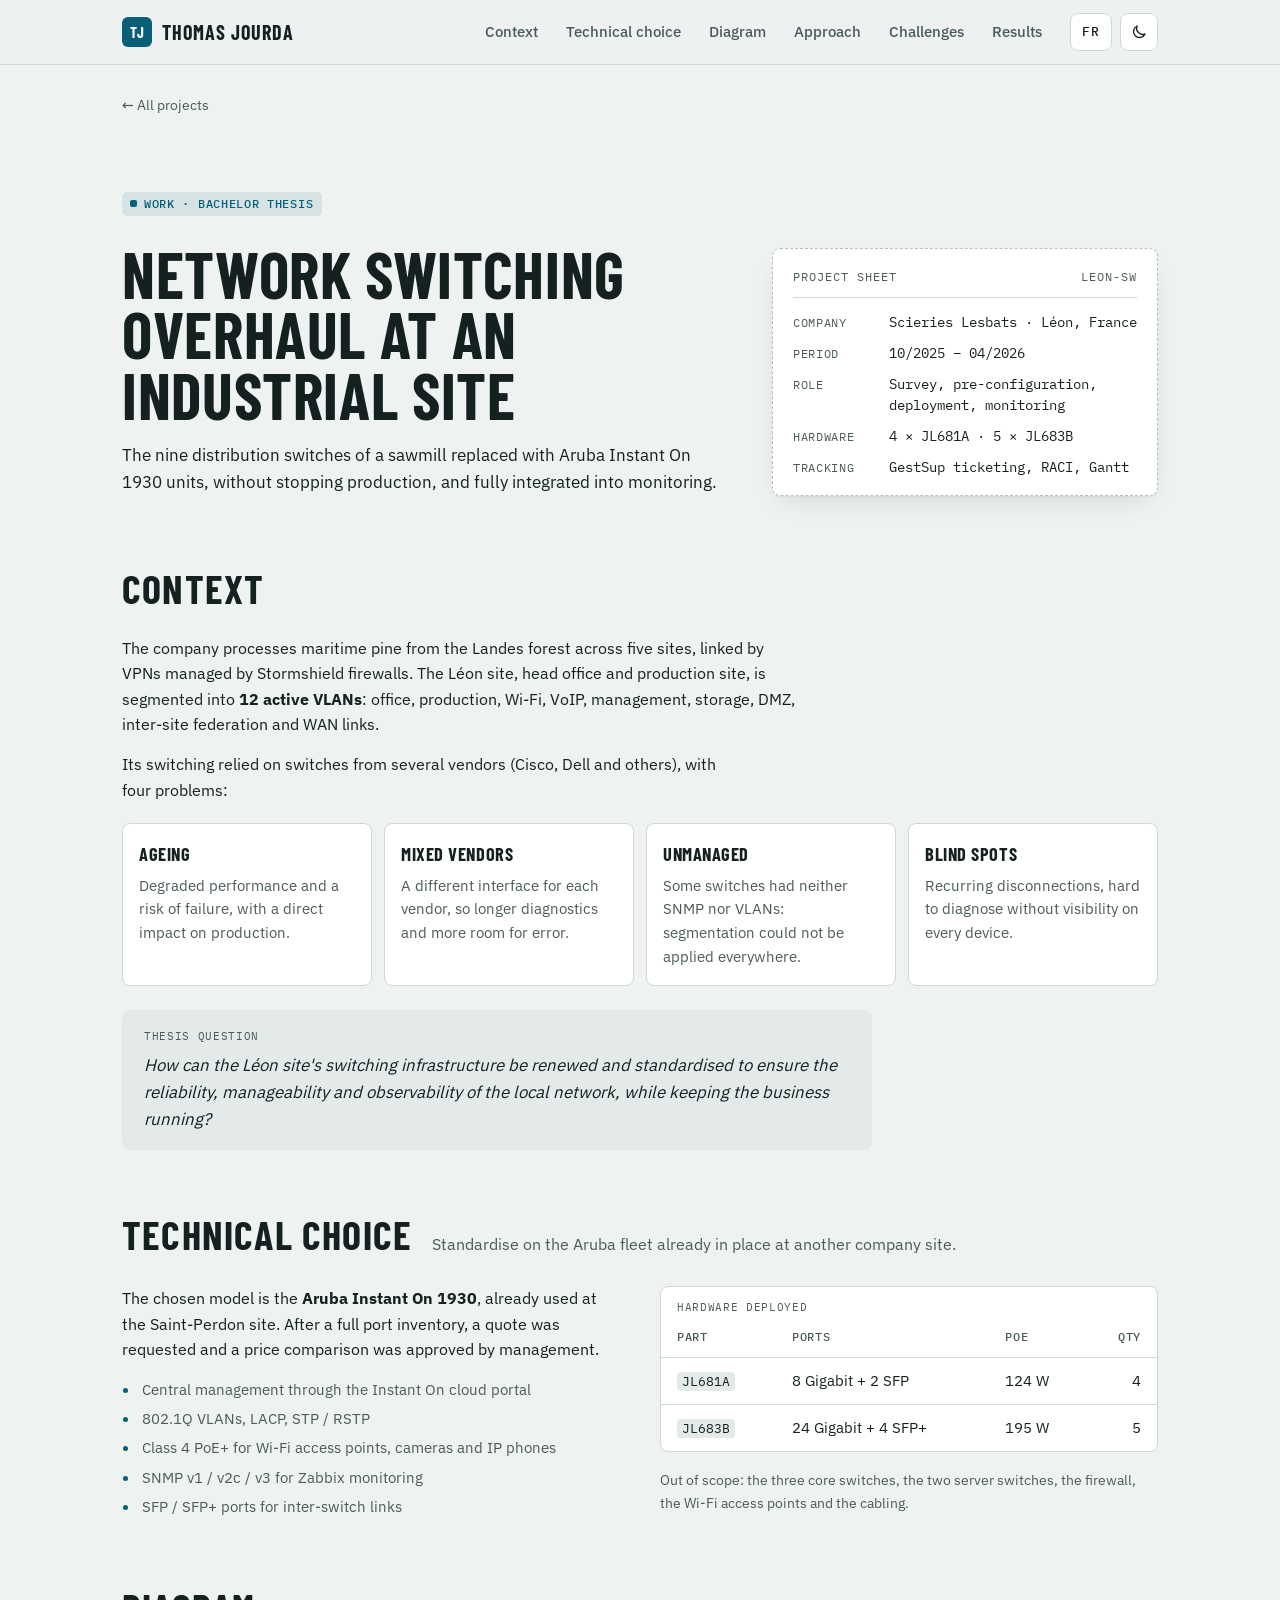
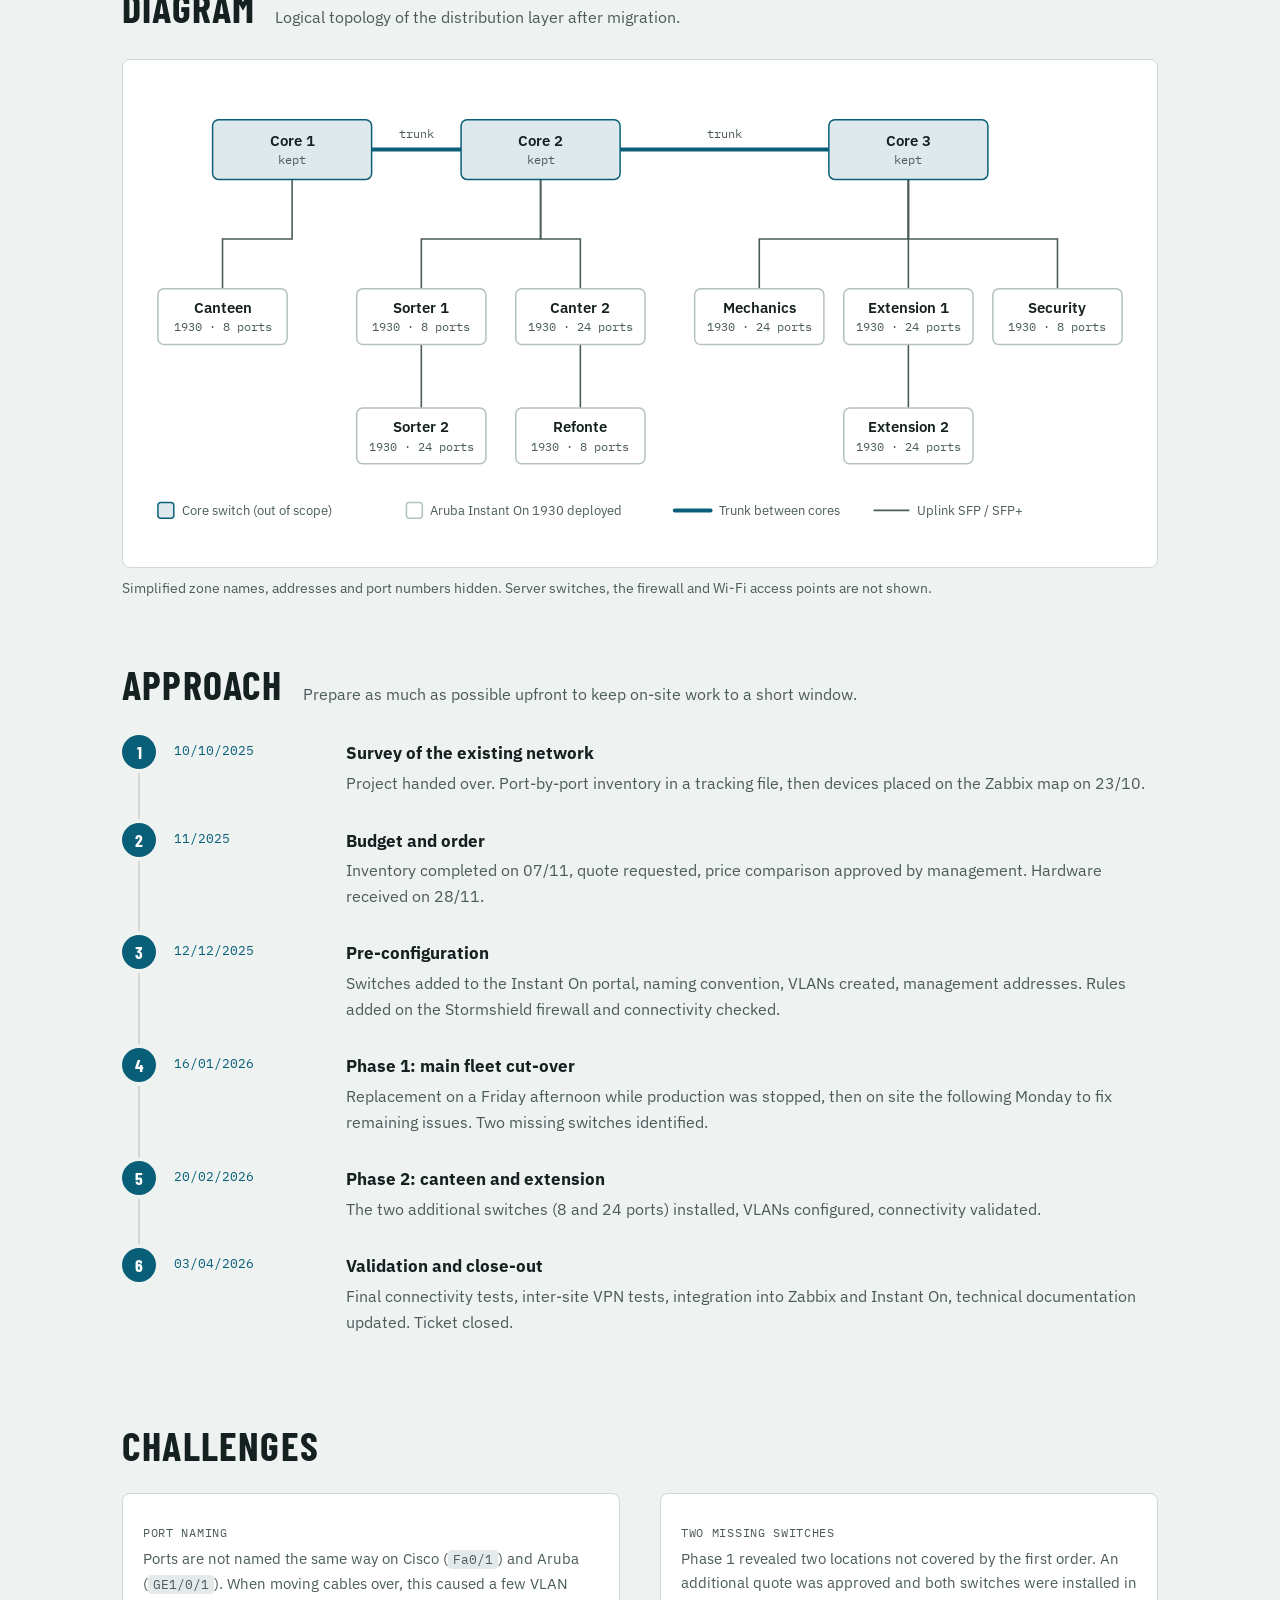
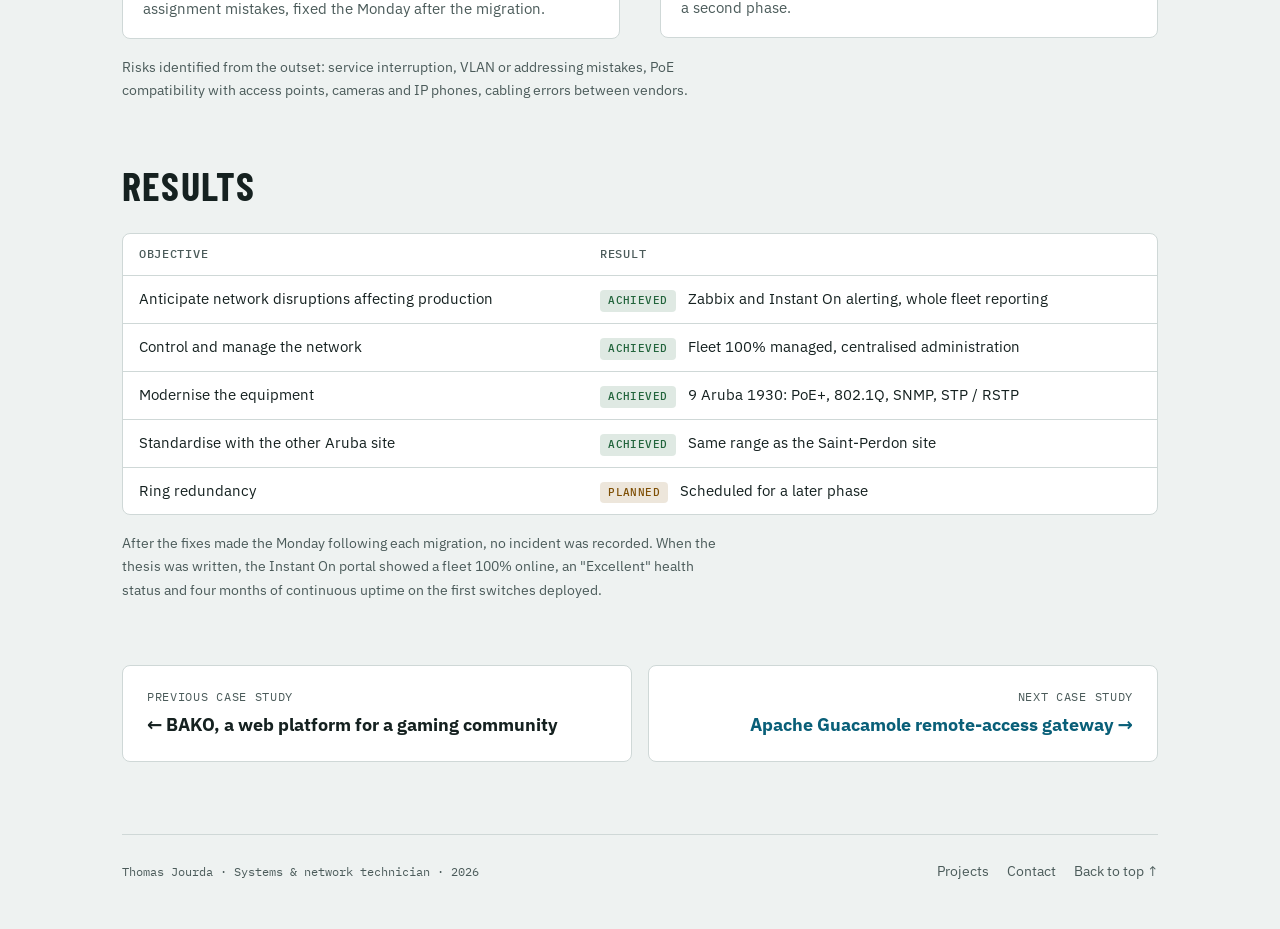
<file: en/projects/leon.html>
<!DOCTYPE html>
<html lang="en">
<head>
<meta charset="UTF-8">
<meta name="viewport" content="width=device-width, initial-scale=1.0, viewport-fit=cover">
<title>Switching overhaul · Thomas Jourda</title>
<meta name="description" content="Case study: the nine distribution switches of an industrial site replaced with Aruba Instant On 1930 units, without stopping production.">
<link rel="canonical" href="https://thomas642.github.io/Portfolio/en/projects/leon.html">
<link rel="alternate" hreflang="fr" href="https://thomas642.github.io/Portfolio/projets/leon.html">
<link rel="alternate" hreflang="en" href="https://thomas642.github.io/Portfolio/en/projects/leon.html">
<link rel="alternate" hreflang="x-default" href="https://thomas642.github.io/Portfolio/projets/leon.html">
<meta property="og:type" content="article">
<meta property="og:locale" content="en_GB">
<meta property="og:site_name" content="Thomas Jourda">
<meta property="og:title" content="Network switching overhaul at an industrial site">
<meta property="og:description" content="Nine switches replaced with Aruba Instant On 1930 units without stopping production. A case study by Thomas Jourda.">
<meta property="og:url" content="https://thomas642.github.io/Portfolio/en/projects/leon.html">
<meta property="og:image" content="https://thomas642.github.io/Portfolio/assets/og/leon-en.png">
<meta property="og:image:width" content="1200">
<meta property="og:image:height" content="630">
<meta property="og:image:alt" content="Case study by Thomas Jourda: Network switching overhaul at an industrial site">
<meta name="twitter:card" content="summary_large_image">
<link rel="preload" href="../../assets/fonts/barlow-condensed-700-latin.woff2" as="font" type="font/woff2" crossorigin>
<link rel="preload" href="../../assets/fonts/ibm-plex-sans-latin.woff2" as="font" type="font/woff2" crossorigin>
<meta name="theme-color" content="#eef2f1" media="(prefers-color-scheme: light)">
<meta name="theme-color" content="#0f1618" media="(prefers-color-scheme: dark)">
<!-- Thème choisi appliqué avant le premier affichage (évite un flash de l'autre thème) -->
<script>try{var t=localStorage.getItem("theme");if(t==="light"||t==="dark")document.documentElement.dataset.theme=t}catch(e){}</script>
<link rel="stylesheet" href="../../assets/style.css?v=20261125d">
<link rel="icon" href="../../assets/favicon.svg" type="image/svg+xml">
<link rel="apple-touch-icon" href="../../assets/apple-touch-icon.png">
</head>
<body>
<!-- BODY:START -->
<a class="skip" href="#context">Skip to content</a>
<header class="topbar">
  <div class="wrap topbar-inner">
    <a class="brand" href="../../en/index.html" aria-label="Thomas Jourda, portfolio home"><span class="mono-tag" aria-hidden="true">TJ</span>Thomas Jourda</a>
    <nav class="mainnav" aria-label="Sections">
      <a href="#context">Context</a>
      <a href="#choice">Technical choice</a>
      <a href="#diagram">Diagram</a>
      <a href="#approach">Approach</a>
      <a href="#challenges">Challenges</a>
      <a href="#results">Results</a>
    </nav>
    <div class="top-actions">
      <a class="lang-switch" href="../../projets/leon.html" hreflang="fr" lang="fr" aria-label="Version française">FR</a>
      <button id="theme-toggle" class="icon-btn" type="button" aria-label="Switch to dark theme">
      <svg class="i-moon" viewBox="0 0 24 24" aria-hidden="true"><path d="M20 14.5A8 8 0 0 1 9.5 4a8 8 0 1 0 10.5 10.5Z" fill="none" stroke="currentColor" stroke-width="1.8" stroke-linejoin="round"/></svg>
      <svg class="i-sun" viewBox="0 0 24 24" aria-hidden="true"><circle cx="12" cy="12" r="4" fill="none" stroke="currentColor" stroke-width="1.8"/><path d="M12 2.5v2.5M12 19v2.5M2.5 12H5M19 12h2.5M5.3 5.3l1.8 1.8M16.9 16.9l1.8 1.8M5.3 18.7l1.8-1.8M16.9 7.1l1.8-1.8" stroke="currentColor" stroke-width="1.8" stroke-linecap="round"/></svg>
      </button>
    </div>
  </div>
  <div class="progress" aria-hidden="true"><span id="progress-bar"></span></div>
</header>

<main id="top" class="wrap case">

  <nav class="crumbs" aria-label="Breadcrumb">
    <a href="../../en/index.html#projects">← All projects</a>
  </nav>
  <section class="case-hero">
    <div>
      <p class="kind pro">Work · Bachelor thesis</p>
      <h1>Network switching overhaul at an industrial site</h1>
      <p class="lead">
        The nine distribution switches of a sawmill replaced with Aruba Instant On 1930 units,
        without stopping production, and fully integrated into monitoring.
      </p>
    </div>
    <aside class="asset-tag" aria-label="Project sheet">
      <p class="tag-head"><span>PROJECT SHEET</span><span>LEON-SW</span></p>
      <dl>
        <div><dt>Company</dt><dd>Scieries Lesbats · Léon, France</dd></div>
        <div><dt>Period</dt><dd>10/2025 – 04/2026</dd></div>
        <div><dt>Role</dt><dd>Survey, pre-configuration, deployment, monitoring</dd></div>
        <div><dt>Hardware</dt><dd>4 × JL681A · 5 × JL683B</dd></div>
        <div><dt>Tracking</dt><dd>GestSup ticketing, RACI, Gantt</dd></div>
      </dl>
    </aside>
  </section>

  <section id="context">
    <div class="section-head"><h2>Context</h2></div>
    <div class="prose">
      <p>
        The company processes maritime pine from the Landes forest across five sites, linked by VPNs
        managed by Stormshield firewalls. The Léon site, head office and production site,
        is segmented into <strong>12 active VLANs</strong>: office, production, Wi-Fi, VoIP,
        management, storage, DMZ, inter-site federation and WAN links.
      </p>
      <p>Its switching relied on switches from several vendors (Cisco, Dell and others), with four problems:</p>
    </div>
    <ul class="issue-grid">
      <li><strong>Ageing</strong><span>Degraded performance and a risk of failure, with a direct impact on production.</span></li>
      <li><strong>Mixed vendors</strong><span>A different interface for each vendor, so longer diagnostics and more room for error.</span></li>
      <li><strong>Unmanaged</strong><span>Some switches had neither SNMP nor VLANs: segmentation could not be applied everywhere.</span></li>
      <li><strong>Blind spots</strong><span>Recurring disconnections, hard to diagnose without visibility on every device.</span></li>
    </ul>
    <blockquote class="problem">
      <span>Thesis question</span>
      How can the Léon site's switching infrastructure be renewed and standardised to ensure the reliability,
      manageability and observability of the local network, while keeping the business running?
    </blockquote>
  </section>

  <section id="choice">
    <div class="section-head">
      <h2>Technical choice</h2>
      <p class="section-intro">Standardise on the Aruba fleet already in place at another company site.</p>
    </div>
    <div class="two-col">
      <div class="prose">
        <p>
          The chosen model is the <strong>Aruba Instant On 1930</strong>, already used at the Saint-Perdon site.
          After a full port inventory, a quote was requested and a price comparison was approved by management.
        </p>
        <ul class="points">
          <li>Central management through the Instant On cloud portal</li>
          <li>802.1Q VLANs, LACP, STP / RSTP</li>
          <li>Class 4 PoE+ for Wi-Fi access points, cameras and IP phones</li>
          <li>SNMP v1 / v2c / v3 for Zabbix monitoring</li>
          <li>SFP / SFP+ ports for inter-switch links</li>
        </ul>
      </div>
      <div>
        <div class="table-wrap">
          <table class="data">
            <caption>Hardware deployed</caption>
            <thead><tr><th scope="col">Part</th><th scope="col">Ports</th><th scope="col">PoE</th><th scope="col" class="num">Qty</th></tr></thead>
            <tbody>
              <tr><td><code>JL681A</code></td><td>8 Gigabit + 2 SFP</td><td>124 W</td><td class="num">4</td></tr>
              <tr><td><code>JL683B</code></td><td>24 Gigabit + 4 SFP+</td><td>195 W</td><td class="num">5</td></tr>
            </tbody>
          </table>
        </div>
        <p class="note">
          Out of scope: the three core switches, the two server switches, the firewall,
          the Wi-Fi access points and the cabling.
        </p>
      </div>
    </div>
  </section>

  <section id="diagram">
    <div class="section-head">
      <h2>Diagram</h2>
      <p class="section-intro">Logical topology of the distribution layer after migration.</p>
    </div>
    <figure class="diagram">
      <div class="diagram-scroll" tabindex="0">
        <svg viewBox="0 0 1000 470" role="img" aria-labelledby="leon-title leon-desc">
          <title id="leon-title">Switch topology at the Léon site</title>
          <desc id="leon-desc">Three core switches chained by trunks. Core 1 serves the canteen. Core 2 serves Sorter 1, itself linked to Sorter 2, and Canter 2, linked to Refonte. Core 3 serves Mechanics, Extension 1, linked to Extension 2, and Security.</desc>

          <!-- Trunks entre switchs cœur -->
          <line class="dg-trunk" stroke="#0b6e8a" stroke-width="4" stroke-linecap="round" x1="230" y1="70" x2="320" y2="70"/>
          <line class="dg-trunk" stroke="#0b6e8a" stroke-width="4" stroke-linecap="round" x1="480" y1="70" x2="690" y2="70"/>
          <text class="dg-small" fill="#4b5b5a" font-size="12" x="275" y="58" text-anchor="middle">trunk</text>
          <text class="dg-small" fill="#4b5b5a" font-size="12" x="585" y="58" text-anchor="middle">trunk</text>

          <!-- Uplinks cœur → distribution -->
          <path class="dg-link" fill="none" stroke="#4b5b5a" stroke-width="1.6" d="M150 100 V160 H80 V210"/>
          <path class="dg-link" fill="none" stroke="#4b5b5a" stroke-width="1.6" d="M400 100 V160 H280 V210"/>
          <path class="dg-link" fill="none" stroke="#4b5b5a" stroke-width="1.6" d="M400 100 V160 H440 V210"/>
          <path class="dg-link" fill="none" stroke="#4b5b5a" stroke-width="1.6" d="M770 100 V160 H620 V210"/>
          <path class="dg-link" fill="none" stroke="#4b5b5a" stroke-width="1.6" d="M770 100 V210"/>
          <path class="dg-link" fill="none" stroke="#4b5b5a" stroke-width="1.6" d="M770 100 V160 H920 V210"/>
          <!-- Chaînages distribution → distribution -->
          <line class="dg-link" fill="none" stroke="#4b5b5a" stroke-width="1.6" x1="280" y1="266" x2="280" y2="330"/>
          <line class="dg-link" fill="none" stroke="#4b5b5a" stroke-width="1.6" x1="440" y1="266" x2="440" y2="330"/>
          <line class="dg-link" fill="none" stroke="#4b5b5a" stroke-width="1.6" x1="770" y1="266" x2="770" y2="330"/>

          <!-- Switchs cœur -->
          <g class="dg-core">
            <rect fill="#dcebef" stroke="#0b6e8a" stroke-width="1.5" x="70" y="40" width="160" height="60" rx="6"/>
            <text fill="#152120" font-size="15" font-weight="600" x="150" y="66" text-anchor="middle">Core 1</text>
            <text class="dg-sub" fill="#4b5b5a" font-size="12" x="150" y="85" text-anchor="middle">kept</text>
          </g>
          <g class="dg-core">
            <rect fill="#dcebef" stroke="#0b6e8a" stroke-width="1.5" x="320" y="40" width="160" height="60" rx="6"/>
            <text fill="#152120" font-size="15" font-weight="600" x="400" y="66" text-anchor="middle">Core 2</text>
            <text class="dg-sub" fill="#4b5b5a" font-size="12" x="400" y="85" text-anchor="middle">kept</text>
          </g>
          <g class="dg-core">
            <rect fill="#dcebef" stroke="#0b6e8a" stroke-width="1.5" x="690" y="40" width="160" height="60" rx="6"/>
            <text fill="#152120" font-size="15" font-weight="600" x="770" y="66" text-anchor="middle">Core 3</text>
            <text class="dg-sub" fill="#4b5b5a" font-size="12" x="770" y="85" text-anchor="middle">kept</text>
          </g>

          <!-- Distribution niveau 1 -->
          <g class="dg-box"><rect fill="#ffffff" stroke="#b4c1c0" stroke-width="1.5" x="15" y="210" width="130" height="56" rx="6"/><text fill="#152120" font-size="15" font-weight="600" x="80" y="234" text-anchor="middle">Canteen</text><text class="dg-sub" fill="#4b5b5a" font-size="12" x="80" y="253" text-anchor="middle">1930 · 8 ports</text></g>
          <g class="dg-box"><rect fill="#ffffff" stroke="#b4c1c0" stroke-width="1.5" x="215" y="210" width="130" height="56" rx="6"/><text fill="#152120" font-size="15" font-weight="600" x="280" y="234" text-anchor="middle">Sorter 1</text><text class="dg-sub" fill="#4b5b5a" font-size="12" x="280" y="253" text-anchor="middle">1930 · 8 ports</text></g>
          <g class="dg-box"><rect fill="#ffffff" stroke="#b4c1c0" stroke-width="1.5" x="375" y="210" width="130" height="56" rx="6"/><text fill="#152120" font-size="15" font-weight="600" x="440" y="234" text-anchor="middle">Canter 2</text><text class="dg-sub" fill="#4b5b5a" font-size="12" x="440" y="253" text-anchor="middle">1930 · 24 ports</text></g>
          <g class="dg-box"><rect fill="#ffffff" stroke="#b4c1c0" stroke-width="1.5" x="555" y="210" width="130" height="56" rx="6"/><text fill="#152120" font-size="15" font-weight="600" x="620" y="234" text-anchor="middle">Mechanics</text><text class="dg-sub" fill="#4b5b5a" font-size="12" x="620" y="253" text-anchor="middle">1930 · 24 ports</text></g>
          <g class="dg-box"><rect fill="#ffffff" stroke="#b4c1c0" stroke-width="1.5" x="705" y="210" width="130" height="56" rx="6"/><text fill="#152120" font-size="15" font-weight="600" x="770" y="234" text-anchor="middle">Extension 1</text><text class="dg-sub" fill="#4b5b5a" font-size="12" x="770" y="253" text-anchor="middle">1930 · 24 ports</text></g>
          <g class="dg-box"><rect fill="#ffffff" stroke="#b4c1c0" stroke-width="1.5" x="855" y="210" width="130" height="56" rx="6"/><text fill="#152120" font-size="15" font-weight="600" x="920" y="234" text-anchor="middle">Security</text><text class="dg-sub" fill="#4b5b5a" font-size="12" x="920" y="253" text-anchor="middle">1930 · 8 ports</text></g>

          <!-- Distribution niveau 2 -->
          <g class="dg-box"><rect fill="#ffffff" stroke="#b4c1c0" stroke-width="1.5" x="215" y="330" width="130" height="56" rx="6"/><text fill="#152120" font-size="15" font-weight="600" x="280" y="354" text-anchor="middle">Sorter 2</text><text class="dg-sub" fill="#4b5b5a" font-size="12" x="280" y="373" text-anchor="middle">1930 · 24 ports</text></g>
          <g class="dg-box"><rect fill="#ffffff" stroke="#b4c1c0" stroke-width="1.5" x="375" y="330" width="130" height="56" rx="6"/><text fill="#152120" font-size="15" font-weight="600" x="440" y="354" text-anchor="middle">Refonte</text><text class="dg-sub" fill="#4b5b5a" font-size="12" x="440" y="373" text-anchor="middle">1930 · 8 ports</text></g>
          <g class="dg-box"><rect fill="#ffffff" stroke="#b4c1c0" stroke-width="1.5" x="705" y="330" width="130" height="56" rx="6"/><text fill="#152120" font-size="15" font-weight="600" x="770" y="354" text-anchor="middle">Extension 2</text><text class="dg-sub" fill="#4b5b5a" font-size="12" x="770" y="373" text-anchor="middle">1930 · 24 ports</text></g>

          <!-- Légende -->
          <g class="dg-legend" fill="#4b5b5a" font-size="13" transform="translate(15 425)">
            <rect class="dg-leg-core" fill="#dcebef" stroke="#0b6e8a" stroke-width="1.5" x="0" y="0" width="16" height="16" rx="3"/>
            <text x="24" y="13">Core switch (out of scope)</text>
            <rect class="dg-leg-box" fill="#ffffff" stroke="#b4c1c0" stroke-width="1.5" x="250" y="0" width="16" height="16" rx="3"/>
            <text x="274" y="13">Aruba Instant On 1930 deployed</text>
            <line class="dg-trunk" stroke="#0b6e8a" stroke-width="4" stroke-linecap="round" x1="520" y1="8" x2="556" y2="8"/>
            <text x="564" y="13">Trunk between cores</text>
            <line class="dg-link" fill="none" stroke="#4b5b5a" stroke-width="1.6" x1="720" y1="8" x2="756" y2="8"/>
            <text x="764" y="13">Uplink SFP / SFP+</text>
          </g>
        </svg>
      </div>
      <figcaption>Simplified zone names, addresses and port numbers hidden. Server switches, the firewall and Wi-Fi access points are not shown.</figcaption>
    </figure>
  </section>

  <section id="approach">
    <div class="section-head">
      <h2>Approach</h2>
      <p class="section-intro">Prepare as much as possible upfront to keep on-site work to a short window.</p>
    </div>
    <ol class="steps">
      <li>
        <time>10/10/2025</time>
        <div><h3>Survey of the existing network</h3><p>Project handed over. Port-by-port inventory in a tracking file, then devices placed on the Zabbix map on 23/10.</p></div>
      </li>
      <li>
        <time>11/2025</time>
        <div><h3>Budget and order</h3><p>Inventory completed on 07/11, quote requested, price comparison approved by management. Hardware received on 28/11.</p></div>
      </li>
      <li>
        <time>12/12/2025</time>
        <div><h3>Pre-configuration</h3><p>Switches added to the Instant On portal, naming convention, VLANs created, management addresses. Rules added on the Stormshield firewall and connectivity checked.</p></div>
      </li>
      <li>
        <time>16/01/2026</time>
        <div><h3>Phase 1: main fleet cut-over</h3><p>Replacement on a Friday afternoon while production was stopped, then on site the following Monday to fix remaining issues. Two missing switches identified.</p></div>
      </li>
      <li>
        <time>20/02/2026</time>
        <div><h3>Phase 2: canteen and extension</h3><p>The two additional switches (8 and 24 ports) installed, VLANs configured, connectivity validated.</p></div>
      </li>
      <li>
        <time>03/04/2026</time>
        <div><h3>Validation and close-out</h3><p>Final connectivity tests, inter-site VPN tests, integration into Zabbix and Instant On, technical documentation updated. Ticket closed.</p></div>
      </li>
    </ol>
  </section>

  <section id="challenges">
    <div class="section-head"><h2>Challenges</h2></div>
    <div class="two-col">
      <div class="callout">
        <p class="col-title">Port naming</p>
        <p>
          Ports are not named the same way on Cisco (<code>Fa0/1</code>) and Aruba
          (<code>GE1/0/1</code>). When moving cables over, this caused a few VLAN assignment
          mistakes, fixed the Monday after the migration.
        </p>
      </div>
      <div class="callout">
        <p class="col-title">Two missing switches</p>
        <p>
          Phase 1 revealed two locations not covered by the first order.
          An additional quote was approved and both switches were installed in a second phase.
        </p>
      </div>
    </div>
    <p class="note">
      Risks identified from the outset: service interruption, VLAN or addressing mistakes,
      PoE compatibility with access points, cameras and IP phones, cabling errors between vendors.
    </p>
  </section>

  <section id="results">
    <div class="section-head"><h2>Results</h2></div>
    <div class="table-wrap">
      <table class="data">
        <thead><tr><th scope="col">Objective</th><th scope="col">Result</th></tr></thead>
        <tbody>
          <tr><td>Anticipate network disruptions affecting production</td><td><span class="badge ok">Achieved</span> Zabbix and Instant On alerting, whole fleet reporting</td></tr>
          <tr><td>Control and manage the network</td><td><span class="badge ok">Achieved</span> Fleet 100% managed, centralised administration</td></tr>
          <tr><td>Modernise the equipment</td><td><span class="badge ok">Achieved</span> 9 Aruba 1930: PoE+, 802.1Q, SNMP, STP / RSTP</td></tr>
          <tr><td>Standardise with the other Aruba site</td><td><span class="badge ok">Achieved</span> Same range as the Saint-Perdon site</td></tr>
          <tr><td>Ring redundancy</td><td><span class="badge wip">Planned</span> Scheduled for a later phase</td></tr>
        </tbody>
      </table>
    </div>
    <p class="note">
      After the fixes made the Monday following each migration, no incident was recorded.
      When the thesis was written, the Instant On portal showed a fleet 100% online,
      an "Excellent" health status and four months of continuous uptime on the first switches deployed.
    </p>
  </section>

  <nav class="next-case pager" aria-label="Other case studies">
    <a class="prev" href="bako.html">
      <span>Previous case study</span>
      <strong>← BAKO, a web platform for a gaming community</strong>
    </a>
    <a class="next" href="guacamole.html">
      <span>Next case study</span>
      <strong>Apache Guacamole remote-access gateway →</strong>
    </a>
  </nav>

</main>

<footer class="wrap">
  <div class="footer-inner">
    <p>Thomas Jourda · Systems &amp; network technician · 2026</p>
    <nav aria-label="Footer">
      <a href="../../en/index.html#projects">Projects</a>
      <a href="../../en/index.html#contact">Contact</a>
      <a href="#top">Back to top ↑</a>
    </nav>
  </div>
</footer>

<a id="to-top" class="to-top" href="#top" aria-label="Back to top of page" hidden>
  <svg viewBox="0 0 24 24" aria-hidden="true"><path d="M12 19V5M5.5 11.5 12 5l6.5 6.5" fill="none" stroke="currentColor" stroke-width="2" stroke-linecap="round" stroke-linejoin="round"/></svg>
</a>
<!-- BODY:END -->
<script src="../../assets/main.js?v=20261125d"></script>
</body>
</html>
</file>
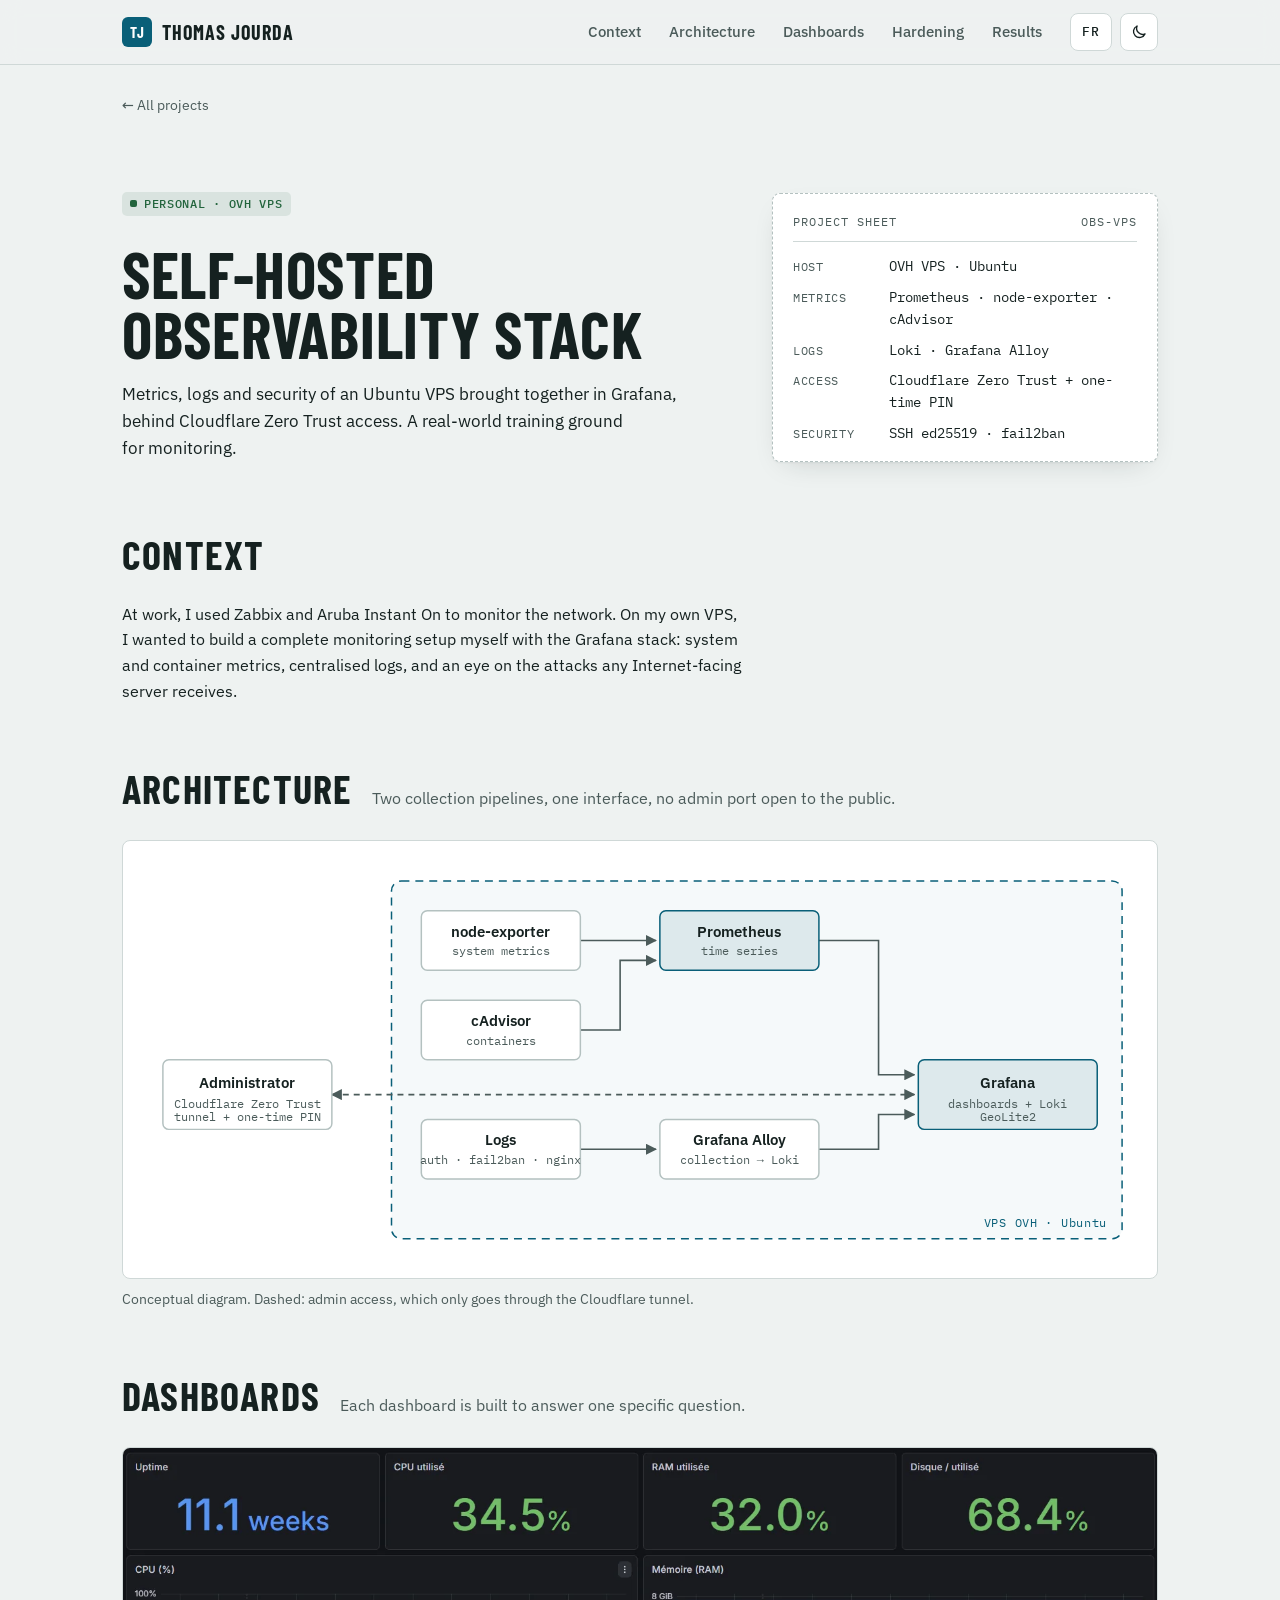
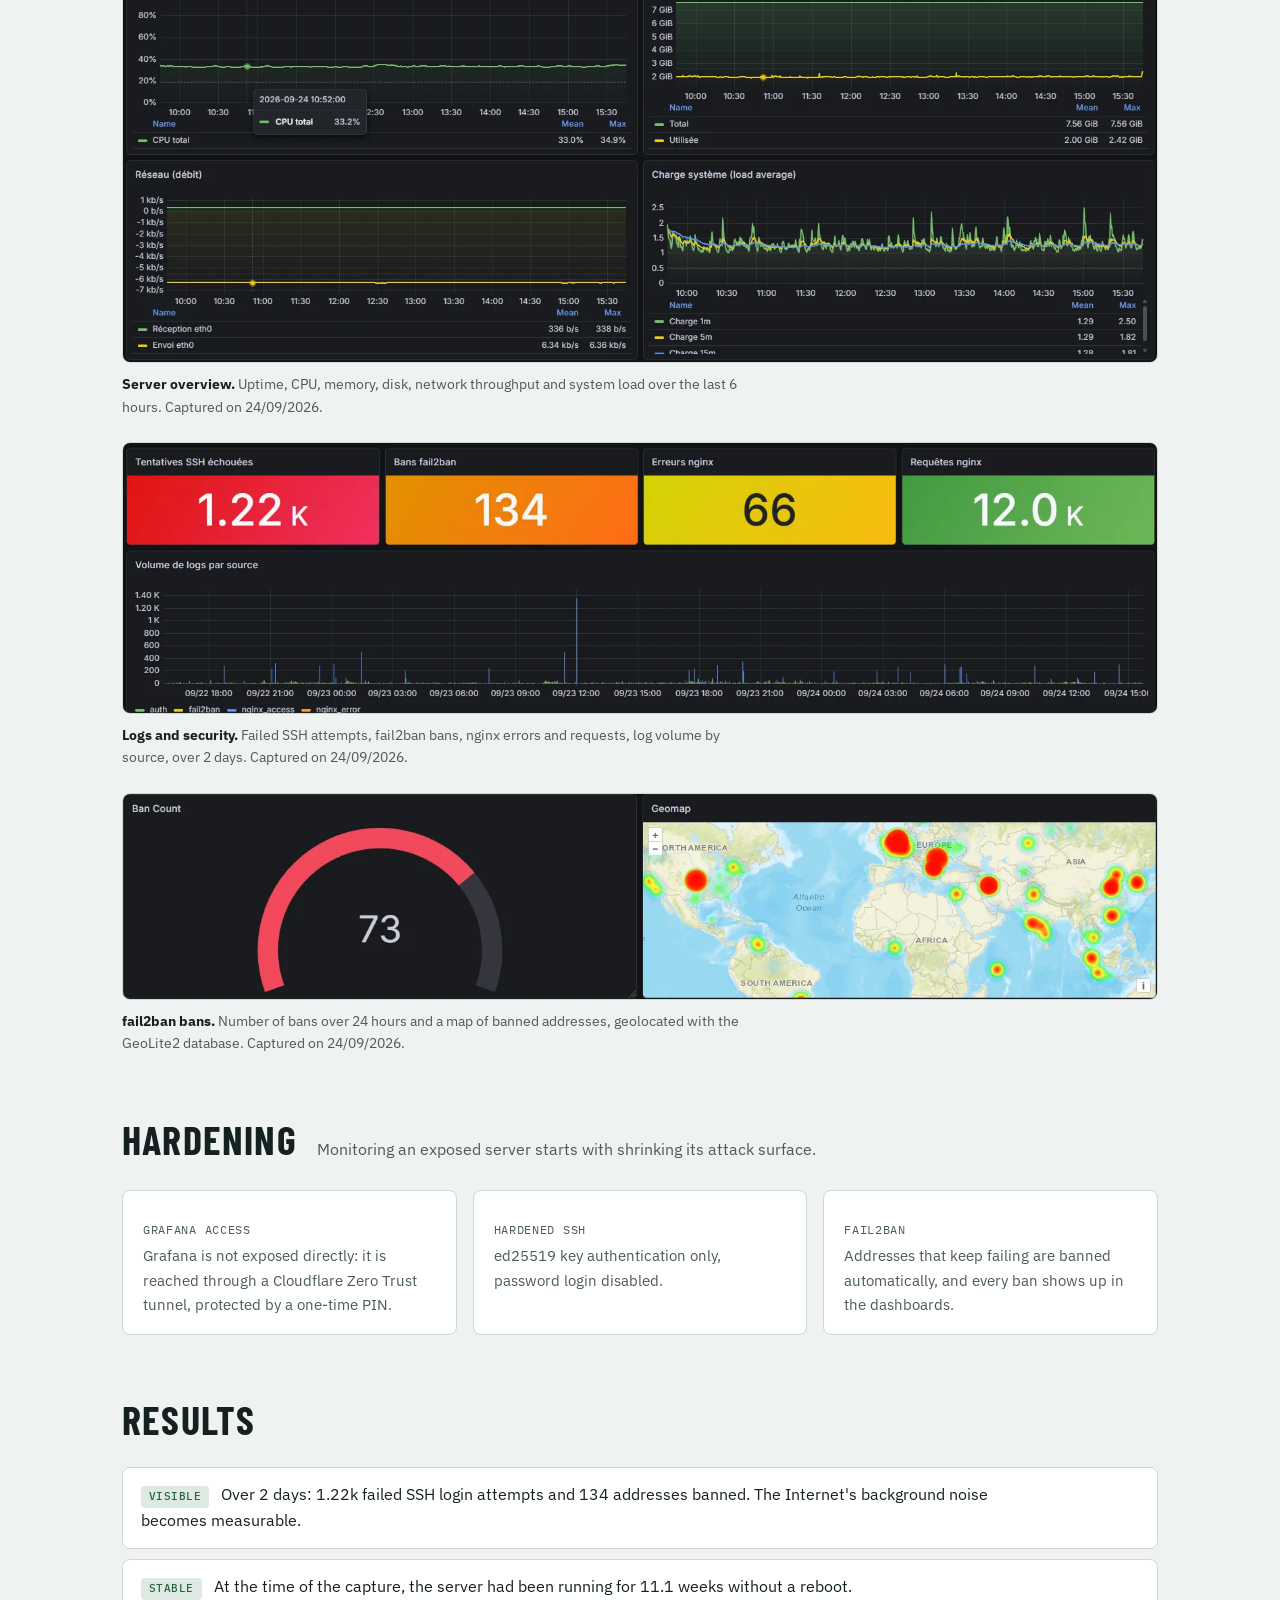
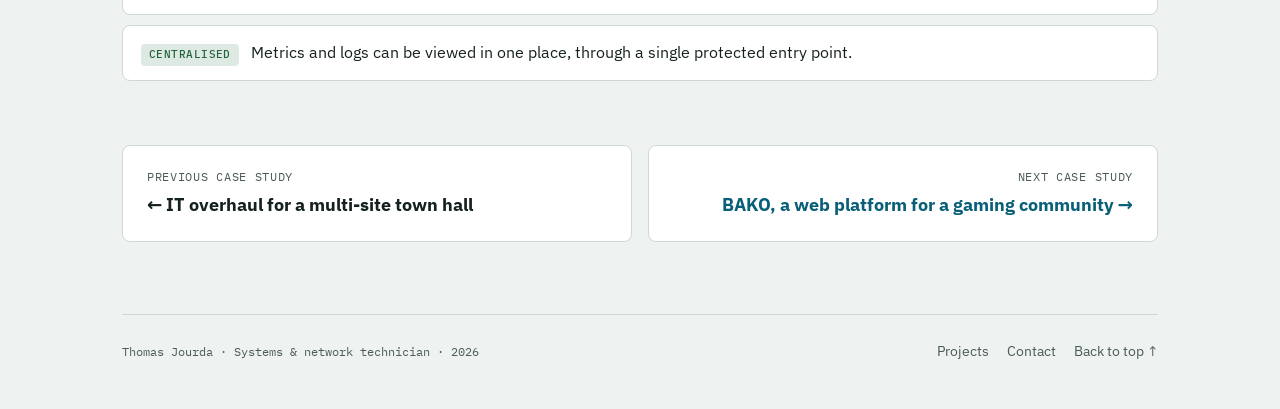
<file: en/projects/observability.html>
<!DOCTYPE html>
<html lang="en">
<head>
<meta charset="UTF-8">
<meta name="viewport" content="width=device-width, initial-scale=1.0, viewport-fit=cover">
<title>Observability stack · Thomas Jourda</title>
<meta name="description" content="Case study: monitoring a VPS with Prometheus, Loki and Grafana, behind Cloudflare Zero Trust.">
<link rel="canonical" href="https://thomas642.github.io/Portfolio/en/projects/observability.html">
<link rel="alternate" hreflang="fr" href="https://thomas642.github.io/Portfolio/projets/observabilite.html">
<link rel="alternate" hreflang="en" href="https://thomas642.github.io/Portfolio/en/projects/observability.html">
<link rel="alternate" hreflang="x-default" href="https://thomas642.github.io/Portfolio/projets/observabilite.html">
<meta property="og:type" content="article">
<meta property="og:locale" content="en_GB">
<meta property="og:site_name" content="Thomas Jourda">
<meta property="og:title" content="Self-hosted observability stack">
<meta property="og:description" content="Prometheus, Loki and Grafana on a VPS, behind Cloudflare Zero Trust. A case study by Thomas Jourda.">
<meta property="og:url" content="https://thomas642.github.io/Portfolio/en/projects/observability.html">
<meta property="og:image" content="https://thomas642.github.io/Portfolio/assets/og/observability-en.png">
<meta property="og:image:width" content="1200">
<meta property="og:image:height" content="630">
<meta property="og:image:alt" content="Case study by Thomas Jourda: Self-hosted observability stack">
<meta name="twitter:card" content="summary_large_image">
<link rel="preload" href="../../assets/fonts/barlow-condensed-700-latin.woff2" as="font" type="font/woff2" crossorigin>
<link rel="preload" href="../../assets/fonts/ibm-plex-sans-latin.woff2" as="font" type="font/woff2" crossorigin>
<meta name="theme-color" content="#eef2f1" media="(prefers-color-scheme: light)">
<meta name="theme-color" content="#0f1618" media="(prefers-color-scheme: dark)">
<!-- Thème choisi appliqué avant le premier affichage (évite un flash de l'autre thème) -->
<script>try{var t=localStorage.getItem("theme");if(t==="light"||t==="dark")document.documentElement.dataset.theme=t}catch(e){}</script>
<link rel="stylesheet" href="../../assets/style.css?v=20261125d">
<link rel="icon" href="../../assets/favicon.svg" type="image/svg+xml">
<link rel="apple-touch-icon" href="../../assets/apple-touch-icon.png">
</head>
<body>
<!-- BODY:START -->
<a class="skip" href="#context">Skip to content</a>
<header class="topbar">
  <div class="wrap topbar-inner">
    <a class="brand" href="../../en/index.html" aria-label="Thomas Jourda, portfolio home"><span class="mono-tag" aria-hidden="true">TJ</span>Thomas Jourda</a>
    <nav class="mainnav" aria-label="Sections">
      <a href="#context">Context</a>
      <a href="#architecture">Architecture</a>
      <a href="#dashboards">Dashboards</a>
      <a href="#security">Hardening</a>
      <a href="#results">Results</a>
    </nav>
    <div class="top-actions">
      <a class="lang-switch" href="../../projets/observabilite.html" hreflang="fr" lang="fr" aria-label="Version française">FR</a>
      <button id="theme-toggle" class="icon-btn" type="button" aria-label="Switch to dark theme">
      <svg class="i-moon" viewBox="0 0 24 24" aria-hidden="true"><path d="M20 14.5A8 8 0 0 1 9.5 4a8 8 0 1 0 10.5 10.5Z" fill="none" stroke="currentColor" stroke-width="1.8" stroke-linejoin="round"/></svg>
      <svg class="i-sun" viewBox="0 0 24 24" aria-hidden="true"><circle cx="12" cy="12" r="4" fill="none" stroke="currentColor" stroke-width="1.8"/><path d="M12 2.5v2.5M12 19v2.5M2.5 12H5M19 12h2.5M5.3 5.3l1.8 1.8M16.9 16.9l1.8 1.8M5.3 18.7l1.8-1.8M16.9 7.1l1.8-1.8" stroke="currentColor" stroke-width="1.8" stroke-linecap="round"/></svg>
      </button>
    </div>
  </div>
  <div class="progress" aria-hidden="true"><span id="progress-bar"></span></div>
</header>

<main id="top" class="wrap case">

  <nav class="crumbs" aria-label="Breadcrumb">
    <a href="../../en/index.html#projects">← All projects</a>
  </nav>
  <section class="case-hero">
    <div>
      <p class="kind perso">Personal · OVH VPS</p>
      <h1>Self-hosted observability stack</h1>
      <p class="lead">
        Metrics, logs and security of an Ubuntu VPS brought together in Grafana, behind
        Cloudflare Zero Trust access. A real-world training ground for monitoring.
      </p>
    </div>
    <aside class="asset-tag" aria-label="Project sheet">
      <p class="tag-head"><span>PROJECT SHEET</span><span>OBS-VPS</span></p>
      <dl>
        <div><dt>Host</dt><dd>OVH VPS · Ubuntu</dd></div>
        <div><dt>Metrics</dt><dd>Prometheus · node-exporter · cAdvisor</dd></div>
        <div><dt>Logs</dt><dd>Loki · Grafana Alloy</dd></div>
        <div><dt>Access</dt><dd>Cloudflare Zero Trust + one-time PIN</dd></div>
        <div><dt>Security</dt><dd>SSH ed25519 · fail2ban</dd></div>
      </dl>
    </aside>
  </section>

  <section id="context">
    <div class="section-head"><h2>Context</h2></div>
    <div class="prose">
      <p>
        At work, I used Zabbix and Aruba Instant On to monitor the network. On my own VPS,
        I wanted to build a complete monitoring setup myself with the Grafana stack: system and
        container metrics, centralised logs, and an eye on the attacks any Internet-facing server receives.
      </p>
    </div>
  </section>

  <section id="architecture">
    <div class="section-head">
      <h2>Architecture</h2>
      <p class="section-intro">Two collection pipelines, one interface, no admin port open to the public.</p>
    </div>
    <figure class="diagram">
      <div class="diagram-scroll" tabindex="0">
        <svg viewBox="0 0 1000 400" role="img" aria-labelledby="obs-title obs-desc">
          <title id="obs-title">Observability stack architecture</title>
          <desc id="obs-desc">node-exporter and cAdvisor expose system and container metrics, scraped by Prometheus. Grafana Alloy collects authentication, fail2ban and nginx logs and ships them to Loki. Grafana reads from Prometheus and Loki. The administrator reaches Grafana through a Cloudflare Zero Trust tunnel protected by a one-time PIN.</desc>
          <defs>
            <marker id="arrow" viewBox="0 0 10 10" refX="9" refY="5" markerWidth="7" markerHeight="7" orient="auto-start-reverse">
              <path class="dg-arrow" fill="#4b5b5a" d="M0 0 L10 5 L0 10 z"/>
            </marker>
          </defs>
          <rect class="dg-group" fill="none" stroke="#0b6e8a" stroke-width="1.5" stroke-dasharray="8 6" x="250" y="20" width="735" height="360" rx="10"/>
          <text class="dg-group-label" fill="#0b6e8a" font-size="12" x="970" y="368" text-anchor="end">VPS OVH · Ubuntu</text>

          <line class="dg-link" fill="none" stroke="#4b5b5a" stroke-width="1.6" x1="440" y1="80" x2="516" y2="80" marker-end="url(#arrow)"/>
          <path class="dg-link" fill="none" stroke="#4b5b5a" stroke-width="1.6" d="M440 170 H480 V100 H516" marker-end="url(#arrow)"/>
          <line class="dg-link" fill="none" stroke="#4b5b5a" stroke-width="1.6" x1="440" y1="290" x2="516" y2="290" marker-end="url(#arrow)"/>
          <path class="dg-link" fill="none" stroke="#4b5b5a" stroke-width="1.6" d="M680 80 H740 V215 H776" marker-end="url(#arrow)"/>
          <path class="dg-link" fill="none" stroke="#4b5b5a" stroke-width="1.6" d="M680 290 H740 V255 H776" marker-end="url(#arrow)"/>
          <line class="dg-link" fill="none" stroke="#4b5b5a" stroke-width="1.6" x1="190" y1="235" x2="776" y2="235" marker-end="url(#arrow)" marker-start="url(#arrow)" stroke-dasharray="6 5"/>

          <g class="dg-box"><rect fill="#ffffff" stroke="#b4c1c0" stroke-width="1.5" x="20" y="200" width="170" height="70" rx="6"/><text fill="#152120" font-size="15" font-weight="600" x="105" y="228" text-anchor="middle">Administrator</text><text class="dg-sub" fill="#4b5b5a" font-size="12" x="105" y="248" text-anchor="middle">Cloudflare Zero Trust</text><text class="dg-sub" fill="#4b5b5a" font-size="12" x="105" y="262" text-anchor="middle">tunnel + one-time PIN</text></g>

          <g class="dg-box"><rect fill="#ffffff" stroke="#b4c1c0" stroke-width="1.5" x="280" y="50" width="160" height="60" rx="6"/><text fill="#152120" font-size="15" font-weight="600" x="360" y="76" text-anchor="middle">node-exporter</text><text class="dg-sub" fill="#4b5b5a" font-size="12" x="360" y="95" text-anchor="middle">system metrics</text></g>
          <g class="dg-box"><rect fill="#ffffff" stroke="#b4c1c0" stroke-width="1.5" x="280" y="140" width="160" height="60" rx="6"/><text fill="#152120" font-size="15" font-weight="600" x="360" y="166" text-anchor="middle">cAdvisor</text><text class="dg-sub" fill="#4b5b5a" font-size="12" x="360" y="185" text-anchor="middle">containers</text></g>
          <g class="dg-box"><rect fill="#ffffff" stroke="#b4c1c0" stroke-width="1.5" x="280" y="260" width="160" height="60" rx="6"/><text fill="#152120" font-size="15" font-weight="600" x="360" y="286" text-anchor="middle">Logs</text><text class="dg-sub" fill="#4b5b5a" font-size="12" x="360" y="305" text-anchor="middle">auth · fail2ban · nginx</text></g>

          <g class="dg-core"><rect fill="#dcebef" stroke="#0b6e8a" stroke-width="1.5" x="520" y="50" width="160" height="60" rx="6"/><text fill="#152120" font-size="15" font-weight="600" x="600" y="76" text-anchor="middle">Prometheus</text><text class="dg-sub" fill="#4b5b5a" font-size="12" x="600" y="95" text-anchor="middle">time series</text></g>
          <g class="dg-box"><rect fill="#ffffff" stroke="#b4c1c0" stroke-width="1.5" x="520" y="260" width="160" height="60" rx="6"/><text fill="#152120" font-size="15" font-weight="600" x="600" y="286" text-anchor="middle">Grafana Alloy</text><text class="dg-sub" fill="#4b5b5a" font-size="12" x="600" y="305" text-anchor="middle">collection → Loki</text></g>
          <g class="dg-core"><rect fill="#dcebef" stroke="#0b6e8a" stroke-width="1.5" x="780" y="200" width="180" height="70" rx="6"/><text fill="#152120" font-size="15" font-weight="600" x="870" y="228" text-anchor="middle">Grafana</text><text class="dg-sub" fill="#4b5b5a" font-size="12" x="870" y="248" text-anchor="middle">dashboards + Loki</text><text class="dg-sub" fill="#4b5b5a" font-size="12" x="870" y="262" text-anchor="middle">GeoLite2</text></g>
        </svg>
      </div>
      <figcaption>Conceptual diagram. Dashed: admin access, which only goes through the Cloudflare tunnel.</figcaption>
    </figure>
  </section>

  <section id="dashboards">
    <div class="section-head">
      <h2>Dashboards</h2>
      <p class="section-intro">Each dashboard is built to answer one specific question.</p>
    </div>
    <div class="shots">
      <figure class="shot">
        <a href="../../assets/img/grafana-vps.webp"><img src="../../assets/img/grafana-vps.webp" width="1531" height="762" loading="lazy" decoding="async" alt="Grafana dashboard of the VPS: uptime of 11.1 weeks, CPU at 34.5%, RAM at 32%, disk at 68.4%, with CPU, memory, network and system load graphs over 6 hours."></a>
        <figcaption><strong>Server overview.</strong> Uptime, CPU, memory, disk, network throughput and system load over the last 6 hours. Captured on 24/09/2026.</figcaption>
      </figure>
      <figure class="shot">
        <a href="../../assets/img/grafana-securite.webp"><img src="../../assets/img/grafana-securite.webp" width="1531" height="399" loading="lazy" decoding="async" alt="Grafana logs and security dashboard: 1.22k failed SSH attempts, 134 fail2ban bans, 66 nginx errors, 12k nginx requests, and log volume by source."></a>
        <figcaption><strong>Logs and security.</strong> Failed SSH attempts, fail2ban bans, nginx errors and requests, log volume by source, over 2 days. Captured on 24/09/2026.</figcaption>
      </figure>
      <figure class="shot">
        <a href="../../assets/img/grafana-geomap.webp"><img src="../../assets/img/grafana-geomap.webp" width="1499" height="297" loading="lazy" decoding="async" alt="Grafana fail2ban dashboard: gauge showing 73 bans over 24 hours and a world map of banned IP addresses, concentrated in Europe, Asia and North America."></a>
        <figcaption><strong>fail2ban bans.</strong> Number of bans over 24 hours and a map of banned addresses, geolocated with the GeoLite2 database. Captured on 24/09/2026.</figcaption>
      </figure>
    </div>
  </section>

  <section id="security">
    <div class="section-head">
      <h2>Hardening</h2>
      <p class="section-intro">Monitoring an exposed server starts with shrinking its attack surface.</p>
    </div>
    <div class="feature-grid">
      <div class="callout">
        <p class="col-title">Grafana access</p>
        <p>Grafana is not exposed directly: it is reached through a Cloudflare Zero Trust tunnel, protected by a one-time PIN.</p>
      </div>
      <div class="callout">
        <p class="col-title">Hardened SSH</p>
        <p>ed25519 key authentication only, password login disabled.</p>
      </div>
      <div class="callout">
        <p class="col-title">fail2ban</p>
        <p>Addresses that keep failing are banned automatically, and every ban shows up in the dashboards.</p>
      </div>
    </div>
  </section>

  <section id="results">
    <div class="section-head"><h2>Results</h2></div>
    <ul class="result-list">
      <li><span class="badge ok">Visible</span> Over 2 days: 1.22k failed SSH login attempts and 134 addresses banned. The Internet's background noise becomes measurable.</li>
      <li><span class="badge ok">Stable</span> At the time of the capture, the server had been running for 11.1 weeks without a reboot.</li>
      <li><span class="badge ok">Centralised</span> Metrics and logs can be viewed in one place, through a single protected entry point.</li>
    </ul>
  </section>

  <nav class="next-case pager" aria-label="Other case studies">
    <a class="prev" href="kernelac.html">
      <span>Previous case study</span>
      <strong>← IT overhaul for a multi-site town hall</strong>
    </a>
    <a class="next" href="bako.html">
      <span>Next case study</span>
      <strong>BAKO, a web platform for a gaming community →</strong>
    </a>
  </nav>

</main>

<footer class="wrap">
  <div class="footer-inner">
    <p>Thomas Jourda · Systems &amp; network technician · 2026</p>
    <nav aria-label="Footer">
      <a href="../../en/index.html#projects">Projects</a>
      <a href="../../en/index.html#contact">Contact</a>
      <a href="#top">Back to top ↑</a>
    </nav>
  </div>
</footer>

<a id="to-top" class="to-top" href="#top" aria-label="Back to top of page" hidden>
  <svg viewBox="0 0 24 24" aria-hidden="true"><path d="M12 19V5M5.5 11.5 12 5l6.5 6.5" fill="none" stroke="currentColor" stroke-width="2" stroke-linecap="round" stroke-linejoin="round"/></svg>
</a>
<!-- BODY:END -->
<script src="../../assets/main.js?v=20261125d"></script>
</body>
</html>
</file>
<file: assets/style.css>
/* Polices hébergées sur le site (sous-ensemble latin) : pas d'appel à un service tiers. */
@font-face { font-family: "Barlow Condensed"; font-style: normal; font-weight: 600; font-display: swap; src: url("fonts/barlow-condensed-600-latin.woff2") format("woff2"); unicode-range: U+0000-00FF, U+0131, U+0152-0153, U+02BB-02BC, U+02C6, U+02DA, U+02DC, U+0304, U+0308, U+0329, U+2000-206F, U+20AC, U+2122, U+2191, U+2193, U+2212, U+2215, U+FEFF, U+FFFD; }
@font-face { font-family: "Barlow Condensed"; font-style: normal; font-weight: 700; font-display: swap; src: url("fonts/barlow-condensed-700-latin.woff2") format("woff2"); unicode-range: U+0000-00FF, U+0131, U+0152-0153, U+02BB-02BC, U+02C6, U+02DA, U+02DC, U+0304, U+0308, U+0329, U+2000-206F, U+20AC, U+2122, U+2191, U+2193, U+2212, U+2215, U+FEFF, U+FFFD; }
@font-face { font-family: "IBM Plex Mono"; font-style: normal; font-weight: 400; font-display: swap; src: url("fonts/ibm-plex-mono-400-latin.woff2") format("woff2"); unicode-range: U+0000-00FF, U+0131, U+0152-0153, U+02BB-02BC, U+02C6, U+02DA, U+02DC, U+0304, U+0308, U+0329, U+2000-206F, U+20AC, U+2122, U+2191, U+2193, U+2212, U+2215, U+FEFF, U+FFFD; }
@font-face { font-family: "IBM Plex Mono"; font-style: normal; font-weight: 500; font-display: swap; src: url("fonts/ibm-plex-mono-500-latin.woff2") format("woff2"); unicode-range: U+0000-00FF, U+0131, U+0152-0153, U+02BB-02BC, U+02C6, U+02DA, U+02DC, U+0304, U+0308, U+0329, U+2000-206F, U+20AC, U+2122, U+2191, U+2193, U+2212, U+2215, U+FEFF, U+FFFD; }
@font-face { font-family: "IBM Plex Sans"; font-style: normal; font-weight: 100 700; font-display: swap; src: url("fonts/ibm-plex-sans-latin.woff2") format("woff2"); unicode-range: U+0000-00FF, U+0131, U+0152-0153, U+02BB-02BC, U+02C6, U+02DA, U+02DC, U+0304, U+0308, U+0329, U+2000-206F, U+20AC, U+2122, U+2191, U+2193, U+2212, U+2215, U+FEFF, U+FFFD; }

/* Direction artistique : « étiquette de baie ».
   Fond gris-vert d'une salle technique, bleu câble comme accent,
   titres condensés façon plaque signalétique, mono pour les valeurs techniques.
   Thème clair par défaut, thème sombre selon l'appareil ou le bouton du bandeau. */

:root {
  --ground: #eef2f1;
  --surface: #ffffff;
  --surface-2: #e4eae9;
  --line: #cfd8d7;
  --line-strong: #b4c1c0;
  --ink: #152120;
  --ink-2: #4b5b5a;
  --accent: #095f78;
  --accent-ink: #ffffff;
  --pro: #095f78;
  --perso: #22643c;
  --school: #6250a3;
  --wip: #7f4f05;
  --shadow: 0 1px 2px rgba(21, 33, 32, 0.05), 0 10px 28px -14px rgba(21, 33, 32, 0.22);

  --display: "Barlow Condensed", "Arial Narrow", "Roboto Condensed", sans-serif;
  --sans: "IBM Plex Sans", system-ui, -apple-system, "Segoe UI", sans-serif;
  --mono: "IBM Plex Mono", ui-monospace, SFMono-Regular, Menlo, monospace;
  --maxw: 1100px;
  --r: 8px;
  --head-h: 64px;
}

@media (prefers-color-scheme: dark) {
  :root:not([data-theme="light"]) {
    color-scheme: dark;
    --ground: #0f1618;
    --surface: #162023;
    --surface-2: #1d292c;
    --line: #2b3a3d;
    --line-strong: #3b4d51;
    --ink: #dde6e5;
    --ink-2: #95a5a4;
    --accent: #5db7d2;
    --accent-ink: #062530;
    --pro: #5db7d2;
    --perso: #6fc390;
    --school: #aa9be3;
    --wip: #e2a84b;
    --shadow: 0 1px 2px rgba(0, 0, 0, 0.3), 0 12px 30px -14px rgba(0, 0, 0, 0.7);
  }
}
:root[data-theme="dark"] {
  color-scheme: dark;
  --ground: #0f1618;
  --surface: #162023;
  --surface-2: #1d292c;
  --line: #2b3a3d;
  --line-strong: #3b4d51;
  --ink: #dde6e5;
  --ink-2: #95a5a4;
  --accent: #5db7d2;
  --accent-ink: #062530;
  --pro: #5db7d2;
  --perso: #6fc390;
  --school: #aa9be3;
  --wip: #e2a84b;
  --shadow: 0 1px 2px rgba(0, 0, 0, 0.3), 0 12px 30px -14px rgba(0, 0, 0, 0.7);
}

* { box-sizing: border-box; }
[hidden] { display: none !important; }
html { scroll-behavior: smooth; }

body {
  margin: 0;
  background: var(--ground);
  color: var(--ink);
  font-family: var(--sans);
  font-size: 16px;
  line-height: 1.6;
  -webkit-font-smoothing: antialiased;
}

a { color: var(--accent); text-underline-offset: 3px; }
a:focus-visible, button:focus-visible, summary:focus-visible, [tabindex="0"]:focus-visible { outline: 2px solid var(--accent); outline-offset: 3px; border-radius: 4px; }
code { font-family: var(--mono); font-size: 0.86em; background: var(--surface-2); padding: 1px 5px; border-radius: 4px; }
::selection { background: color-mix(in srgb, var(--accent) 28%, transparent); }

.wrap { max-width: var(--maxw); margin-inline: auto; padding-inline: 16px; }
@media (min-width: 700px) { .wrap { padding-inline: 32px; } }

/* Lien d'évitement (clavier) */
.skip {
  position: absolute; left: 16px; top: -60px; z-index: 100;
  background: var(--accent); color: var(--accent-ink);
  padding: 8px 14px; border-radius: var(--r); font-weight: 600; text-decoration: none;
}
.skip:focus { top: calc(8px + env(safe-area-inset-top, 0px)); }

/* ---------- Bandeau de navigation ---------- */
.topbar {
  position: sticky;
  top: env(safe-area-inset-top, 0px);
  z-index: 20;
  background: color-mix(in srgb, var(--ground) 86%, transparent);
  backdrop-filter: saturate(1.4) blur(10px);
  -webkit-backdrop-filter: saturate(1.4) blur(10px);
  border-bottom: 1px solid var(--line);
}
.topbar-inner {
  display: grid;
  grid-template-columns: auto minmax(0, 1fr) auto;
  align-items: center;
  gap: 16px;
  min-height: var(--head-h);
}
.brand {
  display: inline-flex; align-items: center; gap: 10px;
  font-family: var(--display); font-weight: 700; font-size: 1.25rem;
  letter-spacing: 0.05em; text-transform: uppercase;
  color: var(--ink); text-decoration: none; white-space: nowrap;
}
.mono-tag {
  display: inline-grid; place-items: center;
  width: 30px; height: 30px; border-radius: 6px;
  background: var(--accent); color: var(--accent-ink);
  font-size: 0.95rem; letter-spacing: 0.02em;
}

.mainnav { display: flex; justify-content: safe flex-end; gap: 4px; min-width: 0; overflow-x: auto; scrollbar-width: none; }
.mainnav::-webkit-scrollbar { display: none; }
.mainnav a {
  position: relative;
  color: var(--ink-2); text-decoration: none;
  font-size: 0.93rem; font-weight: 500;
  padding: 8px 12px; border-radius: 6px;
  white-space: nowrap;
  transition: color .15s, background-color .15s;
}
.mainnav a:hover { color: var(--ink); background: var(--surface-2); }
.mainnav a[aria-current="true"] { color: var(--accent); }
.mainnav a::after {
  content: ""; position: absolute; left: 12px; right: 12px; bottom: 3px;
  height: 2px; border-radius: 2px; background: var(--accent);
  transform: scaleX(0); transform-origin: left; transition: transform .25s ease;
}
.mainnav a[aria-current="true"]::after { transform: scaleX(1); }

.icon-btn {
  display: inline-grid; place-items: center;
  width: 38px; height: 38px; padding: 0;
  border-radius: 8px; border: 1px solid var(--line);
  background: var(--surface); color: var(--ink);
  cursor: pointer; transition: border-color .15s, color .15s;
}
.icon-btn:hover { border-color: var(--accent); color: var(--accent); }
.icon-btn svg { width: 18px; height: 18px; }
.i-sun { display: none; }
:root[data-theme="dark"] .i-moon { display: none; }
:root[data-theme="dark"] .i-sun { display: block; }
@media (prefers-color-scheme: dark) {
  :root:not([data-theme="light"]) .i-moon { display: none; }
  :root:not([data-theme="light"]) .i-sun { display: block; }
}

.progress { position: absolute; left: 0; right: 0; bottom: -1px; height: 2px; }
.progress span {
  display: block; height: 100%; background: var(--accent);
  transform: scaleX(0); transform-origin: left;
}

/* Téléphone et tablette : la navigation passe sur une ligne défilante */
@media (max-width: 1100px) {
  .topbar-inner { grid-template-columns: minmax(0, 1fr) auto; gap: 0 12px; padding-top: 8px; }
  .mainnav {
    grid-column: 1 / -1; grid-row: 2;
    justify-content: flex-start;
    overflow-x: auto; scrollbar-width: none;
    margin-inline: -16px; padding: 4px 16px 8px;
    mask-image: linear-gradient(90deg, transparent 0, #000 16px, #000 calc(100% - 24px), transparent);
  }
  .mainnav::-webkit-scrollbar { display: none; }
  .mainnav a { padding: 6px 12px; background: var(--surface); border: 1px solid var(--line); }
  .mainnav a[aria-current="true"] { border-color: var(--accent); background: color-mix(in srgb, var(--accent) 10%, var(--surface)); }
  .mainnav a::after { display: none; }
}

/* ---------- Sections ---------- */
section { padding-block: 80px 0; }
section[id], main[id] { scroll-margin-top: calc(var(--head-h) + 20px); }
@media (max-width: 1100px) { section[id] { scroll-margin-top: 120px; } }

.section-head { display: flex; flex-wrap: wrap; align-items: baseline; gap: 4px 20px; margin-bottom: 28px; }
h2 {
  font-family: var(--display);
  font-weight: 700;
  font-size: clamp(2rem, 4vw, 2.5rem);
  line-height: 1;
  letter-spacing: 0.03em;
  text-transform: uppercase;
  margin: 0;
  text-wrap: balance;
}
.split h2, .contact h2 { margin-bottom: 20px; }
.section-intro { margin: 0; color: var(--ink-2); max-width: 60ch; }
h3 { text-wrap: balance; }
p, li { text-wrap: pretty; }
.meta { font-family: var(--mono); font-size: 0.8rem; color: var(--ink-2); margin: 0; }

/* ---------- Hero ---------- */
.hero {
  position: relative; isolation: isolate;
  display: grid;
  grid-template-columns: minmax(0, 1fr);
  gap: 36px;
  align-items: end;
  padding-block: 72px 40px;
}
.hero::before {
  content: ""; position: absolute; z-index: -1;
  inset: 0 -16px;
  background-image: radial-gradient(var(--line-strong) 1px, transparent 1.3px);
  background-size: 20px 20px;
  -webkit-mask-image: radial-gradient(ellipse 70% 80% at 25% 30%, #000 20%, transparent 75%);
  mask-image: radial-gradient(ellipse 70% 80% at 25% 30%, #000 20%, transparent 75%);
  opacity: 0.7;
  pointer-events: none;
}
@media (min-width: 900px) { .hero { grid-template-columns: minmax(0, 1.5fr) minmax(0, 1fr); } }

.eyebrow {
  display: inline-flex; align-items: center; gap: 10px;
  font-family: var(--mono);
  font-size: 0.82rem;
  letter-spacing: 0.08em;
  text-transform: uppercase;
  color: var(--accent);
  margin: 0 0 10px;
}
.eyebrow::before { content: ""; width: 24px; height: 2px; background: currentColor; }
.hero h1 {
  font-family: var(--display);
  font-weight: 700;
  font-size: clamp(3.4rem, 11vw, 7rem);
  line-height: 0.9;
  letter-spacing: 0.01em;
  text-transform: uppercase;
  margin: 0 0 22px;
}
.lead { max-width: 60ch; margin: 0 0 28px; font-size: 1.05rem; }

.cta { display: flex; gap: 10px; flex-wrap: wrap; }
.btn {
  display: inline-flex; align-items: center; gap: 8px;
  font: 500 0.93rem var(--sans);
  padding: 10px 18px;
  border-radius: var(--r);
  border: 1px solid var(--line);
  background: var(--surface);
  color: var(--ink);
  text-decoration: none;
  cursor: pointer;
  transition: border-color .15s, background-color .15s, transform .15s, box-shadow .15s;
}
.btn:hover { border-color: var(--accent); transform: translateY(-1px); }
.btn.primary { background: var(--accent); border-color: var(--accent); color: var(--accent-ink); box-shadow: 0 6px 18px -8px color-mix(in srgb, var(--accent) 70%, transparent); }
.btn.primary:hover { filter: brightness(1.07); }
.btn.small { padding: 5px 12px; font-size: 0.85rem; }

/* Étiquette d'inventaire */
.asset-tag {
  font-family: var(--mono);
  font-size: 0.85rem;
  background: var(--surface);
  border: 1.5px dashed var(--line-strong);
  border-radius: var(--r);
  padding: 18px 20px 16px;
  box-shadow: var(--shadow);
}
.tag-head {
  display: flex; justify-content: space-between; gap: 12px;
  margin: 0 0 14px; padding-bottom: 10px;
  border-bottom: 1px solid var(--line);
  color: var(--ink-2); letter-spacing: 0.08em; font-size: 0.78rem;
}
.asset-tag dl { margin: 0; display: grid; gap: 9px; }
.asset-tag dl div { display: grid; grid-template-columns: 5.5rem minmax(0, 1fr); gap: 8px; }
.asset-tag dt { color: var(--ink-2); text-transform: uppercase; font-size: 0.72rem; letter-spacing: 0.06em; padding-top: 2px; }
.asset-tag dd { margin: 0; }
.state { display: inline-block; width: 8px; height: 8px; border-radius: 50%; margin-right: 8px; vertical-align: 1px; }
.state.ok { background: var(--perso); box-shadow: 0 0 0 3px color-mix(in srgb, var(--perso) 25%, transparent); }
.barcode {
  height: 26px; margin-top: 16px; opacity: 0.7;
  background: repeating-linear-gradient(90deg,
    var(--ink) 0 2px, transparent 2px 4px, var(--ink) 4px 5px, transparent 5px 8px,
    var(--ink) 8px 11px, transparent 11px 12px, var(--ink) 12px 13px, transparent 13px 16px,
    var(--ink) 16px 17px, transparent 17px 19px, var(--ink) 19px 22px, transparent 22px 25px);
}

/* Chiffres clés */
.stats {
  list-style: none; margin: 0; padding: 0;
  display: grid;
  grid-template-columns: repeat(2, minmax(0, 1fr));
  gap: 1px;
  background: var(--line);
  border-block: 1px solid var(--line);
}
@media (min-width: 760px) { .stats { grid-template-columns: repeat(4, minmax(0, 1fr)); } }
.stats li { background: var(--ground); padding: 20px 16px; display: flex; flex-wrap: wrap; align-items: baseline; gap: 4px 10px; }
.stats strong { font-family: var(--display); font-size: 2.8rem; line-height: 1; color: var(--accent); font-variant-numeric: tabular-nums; }
.stats span { font-size: 0.86rem; color: var(--ink-2); line-height: 1.35; }

/* ---------- Filtres de projets ---------- */
.filters { display: flex; flex-wrap: wrap; align-items: center; gap: 8px; margin: -8px 0 20px; }
.filter {
  font: 500 0.88rem var(--sans);
  padding: 6px 14px; border-radius: 999px;
  border: 1px solid var(--line); background: var(--surface); color: var(--ink-2);
  cursor: pointer; transition: all .15s;
}
.filter:hover { border-color: var(--accent); color: var(--ink); }
.filter[aria-pressed="true"] { background: var(--ink); border-color: var(--ink); color: var(--ground); }
.filter-count { margin: 0 0 0 auto; font-family: var(--mono); font-size: 0.8rem; color: var(--ink-2); }

/* ---------- Projets ---------- */
.project {
  background: var(--surface);
  border: 1px solid var(--line);
  border-radius: var(--r);
  padding: 24px;
  display: flex; flex-direction: column; gap: 12px;
  transition: border-color .2s, box-shadow .2s, transform .2s;
}
.project:hover { border-color: color-mix(in srgb, var(--accent) 45%, var(--line)); box-shadow: var(--shadow); transform: translateY(-2px); }
.project h3 { font-size: 1.2rem; line-height: 1.3; margin: 0; }
.project p { margin: 0; }

.kind {
  align-self: flex-start;
  font-family: var(--mono);
  font-size: 0.72rem;
  font-weight: 500;
  letter-spacing: 0.06em;
  text-transform: uppercase;
  display: inline-flex; align-items: center; gap: 7px;
  padding: 3px 9px 3px 8px;
  border-radius: 5px;
  color: var(--ink-2);
  background: color-mix(in srgb, currentColor 10%, transparent);
}
.kind::before { content: ""; width: 7px; height: 7px; border-radius: 2px; background: currentColor; }
.kind.pro { color: var(--pro); }
.kind.perso { color: var(--perso); }
.kind.school { color: var(--school); }
.kind.wip { color: var(--wip); }

.points { margin: 0; padding-left: 1.1rem; color: var(--ink-2); font-size: 0.95rem; }
.points li { margin: 5px 0; padding-left: 2px; }
.points li::marker { color: var(--accent); }
.points em { font-style: normal; font-weight: 600; color: var(--ink); }

.stack {
  list-style: none; margin: auto 0 0; padding: 14px 0 0;
  border-top: 1px dashed var(--line);
  display: flex; flex-wrap: wrap; gap: 6px 14px;
}
.stack li { font-family: var(--mono); font-size: 0.76rem; color: var(--ink-2); }
.stack li::before { content: "#"; color: var(--accent); margin-right: 1px; }

.repo { font-family: var(--mono); font-size: 0.85rem; }

/* Projet principal */
.featured {
  display: grid;
  grid-template-columns: minmax(0, 1fr);
  gap: 32px;
  margin-bottom: 16px;
  padding: 28px;
}
@media (min-width: 900px) { .featured { grid-template-columns: minmax(0, 1.6fr) minmax(0, 1fr); } }
.featured h3 { font-size: 1.55rem; }
.project-main { display: flex; flex-direction: column; gap: 14px; }
.lesson {
  background: var(--surface-2);
  border-radius: var(--r);
  padding: 12px 16px;
  font-size: 0.93rem;
}
.lesson span { display: block; font-family: var(--mono); font-size: 0.7rem; letter-spacing: 0.06em; text-transform: uppercase; color: var(--ink-2); margin-bottom: 4px; }

/* Journal de déroulé du projet */
.runlog {
  list-style: none; margin: 0; padding: 20px 20px 20px 38px;
  background: var(--surface-2);
  border-radius: var(--r);
  display: flex; flex-direction: column; gap: 16px;
  align-self: start;
  position: relative;
}
.runlog::before { content: ""; position: absolute; left: 22px; top: 28px; bottom: 28px; width: 2px; background: var(--line-strong); }
.runlog li { position: relative; display: flex; flex-direction: column; }
.runlog li::before {
  content: ""; position: absolute; left: -21px; top: 5px;
  width: 10px; height: 10px; border-radius: 50%;
  background: var(--accent);
  box-shadow: 0 0 0 3px var(--surface-2);
}
.runlog li.next::before { background: var(--surface-2); border: 2px solid var(--wip); width: 6px; height: 6px; }
.runlog time { font-family: var(--mono); font-size: 0.78rem; color: var(--accent); font-variant-numeric: tabular-nums; }
.runlog li.next time { color: var(--wip); }
.runlog span { font-size: 0.92rem; }

.project-grid {
  display: grid;
  grid-template-columns: repeat(auto-fit, minmax(min(100%, 420px), 1fr));
  gap: 16px;
}

.wide { margin-top: 16px; gap: 18px; }
.wide-head { display: flex; flex-direction: column; gap: 10px; }
.wide-head > p:last-child { max-width: 75ch; }
.wide-cols { display: grid; grid-template-columns: repeat(auto-fit, minmax(min(100%, 320px), 1fr)); gap: 16px 32px; }
.col-title { font-family: var(--mono); font-size: 0.72rem; letter-spacing: 0.06em; text-transform: uppercase; color: var(--ink-2); margin-bottom: 4px !important; }

.projects-empty { color: var(--ink-2); }

/* ---------- Timelines ---------- */
.timeline { list-style: none; margin: 0; padding: 0; }
.timeline > li {
  display: grid;
  grid-template-columns: minmax(0, 1fr);
  gap: 6px 32px;
  padding-block: 22px;
  border-top: 1px solid var(--line);
}
.timeline > li:last-child { border-bottom: 1px solid var(--line); }
@media (min-width: 760px) { .timeline > li { grid-template-columns: 11rem minmax(0, 1fr); } }
.timeline time {
  align-self: start; justify-self: start;
  font-family: var(--mono); font-size: 0.8rem; color: var(--accent); font-variant-numeric: tabular-nums;
  padding: 2px 8px; border-radius: 5px;
  background: color-mix(in srgb, var(--accent) 10%, transparent);
}
.timeline h3 { margin: 0 0 4px; font-size: 1.08rem; line-height: 1.35; }
.timeline .points { margin-top: 10px; }
.timeline.slim > li { grid-template-columns: minmax(0, 1fr); padding-block: 16px; }
.timeline.slim h3 { font-size: 1rem; }

/* ---------- Compétences ---------- */
.skills { margin: 0; border-top: 1px solid var(--line); }
.skills > div {
  display: grid;
  grid-template-columns: minmax(0, 1fr);
  gap: 10px 32px;
  padding-block: 16px;
  border-bottom: 1px solid var(--line);
}
@media (min-width: 760px) { .skills > div { grid-template-columns: 13rem minmax(0, 1fr); align-items: baseline; } }
.skills dt { font-family: var(--display); font-weight: 600; font-size: 1.2rem; letter-spacing: 0.03em; text-transform: uppercase; }
.skills dd { margin: 0; }
.chips { list-style: none; margin: 0; padding: 0; display: flex; flex-wrap: wrap; gap: 6px; }
.chips li {
  font-size: 0.87rem;
  padding: 4px 11px;
  border-radius: 6px;
  background: var(--surface);
  border: 1px solid var(--line);
  transition: border-color .15s, color .15s;
}
.chips li:hover { border-color: var(--accent); color: var(--accent); }

/* ---------- Formation / Profil ---------- */
.split { display: grid; grid-template-columns: minmax(0, 1fr); gap: 48px; }
@media (min-width: 900px) { .split { grid-template-columns: minmax(0, 1fr) minmax(0, 1fr); } }
.profile { margin: 0; border-top: 1px solid var(--line); }
.profile > div { padding-block: 16px; border-bottom: 1px solid var(--line); }
.profile dt { font-family: var(--mono); font-size: 0.72rem; letter-spacing: 0.06em; text-transform: uppercase; color: var(--ink-2); margin-bottom: 2px; }
.profile dd { margin: 0; }

/* ---------- Contact ---------- */
.contact-grid {
  display: grid;
  grid-template-columns: minmax(0, 1fr);
  gap: 28px 48px;
  align-items: center;
  padding: 32px;
  border-radius: calc(var(--r) + 4px);
  background: var(--surface);
  border: 1px solid var(--line);
  box-shadow: var(--shadow);
}
@media (min-width: 900px) { .contact-grid { grid-template-columns: minmax(0, 1fr) minmax(0, 1.1fr); } }
@media (max-width: 520px) { .contact-grid { padding: 22px 18px; } }
.contact-pitch p { max-width: 50ch; margin: 0 0 22px; color: var(--ink-2); }
.contact-rows { border: 1px solid var(--line); border-radius: var(--r); background: var(--ground); }
.contact-row { display: flex; align-items: center; gap: 8px 16px; flex-wrap: wrap; padding: 14px 18px; }
.contact-row + .contact-row { border-top: 1px solid var(--line); }
.contact-row .k { font-family: var(--mono); font-size: 0.72rem; letter-spacing: 0.06em; text-transform: uppercase; color: var(--ink-2); width: 5rem; }
.contact-row .v { font-family: var(--mono); font-size: 0.92rem; overflow-wrap: anywhere; flex: 1 1 12rem; }

/* ---------- Pied de page ---------- */
footer { padding-block: 72px 40px; color: var(--ink-2); font-size: 0.85rem; }
.footer-inner {
  display: flex; flex-wrap: wrap; justify-content: space-between; align-items: center; gap: 12px 24px;
  border-top: 1px solid var(--line); padding-top: 20px;
}
.footer-inner p { margin: 0; font-family: var(--mono); font-size: 0.78rem; }
.footer-inner nav { display: flex; flex-wrap: wrap; gap: 4px 18px; }
.footer-inner a { color: var(--ink-2); text-decoration: none; display: inline-block; padding: 6px 0; }
.footer-inner a:hover { color: var(--accent); }

/* Bouton retour en haut */
.to-top {
  position: fixed; z-index: 15;
  right: 16px;
  bottom: calc(16px + env(safe-area-inset-bottom, 0px));
  display: grid; place-items: center;
  width: 44px; height: 44px; border-radius: 10px;
  background: var(--surface); color: var(--ink);
  border: 1px solid var(--line);
  box-shadow: var(--shadow);
  transition: border-color .15s, color .15s;
}
.to-top:hover { border-color: var(--accent); color: var(--accent); }
.to-top svg { width: 20px; height: 20px; }

@media (prefers-reduced-motion: reduce) {
  html { scroll-behavior: auto; }
  *, *::before, *::after { transition: none !important; }
}

/* ---------- Lien vers une étude de cas ---------- */
.case-link {
  align-self: flex-start;
  display: inline-flex; align-items: center; gap: 6px;
  font-weight: 600; font-size: 0.93rem; text-decoration: none;
  padding: 8px 14px; border-radius: var(--r);
  color: var(--accent);
  background: color-mix(in srgb, var(--accent) 10%, transparent);
  transition: background-color .15s;
}
.case-link:hover { background: color-mix(in srgb, var(--accent) 18%, transparent); }
.case-link span { transition: transform .15s; }
.case-link:hover span { transform: translateX(3px); }

/* =========================================================
   Pages d'étude de cas
   ========================================================= */
.crumbs { padding-top: 28px; font-size: 0.9rem; }
.crumbs a { color: var(--ink-2); text-decoration: none; }
.crumbs a:hover { color: var(--accent); }

.case-hero {
  display: grid; grid-template-columns: minmax(0, 1fr);
  gap: 32px; align-items: end;
  padding-block: 28px 8px;
}
@media (min-width: 900px) { .case-hero { grid-template-columns: minmax(0, 1.6fr) minmax(0, 1fr); } }
.case-hero > div { display: flex; flex-direction: column; gap: 16px; }
.case-hero h1 {
  font-family: var(--display); font-weight: 700;
  font-size: clamp(2.4rem, 6vw, 4rem); line-height: 0.95;
  letter-spacing: 0.01em; text-transform: uppercase;
  margin: 0; text-wrap: balance;
  overflow-wrap: break-word; hyphens: auto;
}
.case-hero .lead { margin: 0; }
.case section { padding-top: 64px; }

.prose { max-width: 68ch; }
.prose p { margin: 0 0 14px; }
.prose p:last-child { margin-bottom: 0; }

.two-col { display: grid; grid-template-columns: repeat(auto-fit, minmax(min(100%, 340px), 1fr)); gap: 20px 40px; align-items: start; }
.feature-grid { display: grid; grid-template-columns: repeat(auto-fit, minmax(min(100%, 300px), 1fr)); gap: 16px; }

.issue-grid {
  list-style: none; margin: 20px 0 0; padding: 0;
  display: grid; grid-template-columns: repeat(auto-fit, minmax(min(100%, 230px), 1fr)); gap: 12px;
}
.issue-grid li {
  display: flex; flex-direction: column; gap: 4px;
  background: var(--surface); border: 1px solid var(--line); border-radius: var(--r);
  padding: 16px;
}
.issue-grid strong { font-family: var(--display); font-size: 1.15rem; letter-spacing: 0.03em; text-transform: uppercase; }
.issue-grid span { color: var(--ink-2); font-size: 0.93rem; }

.problem {
  margin: 24px 0 0; max-width: 75ch;
  padding: 18px 22px; border-radius: var(--r);
  background: var(--surface-2);
  font-size: 1.05rem; font-style: italic;
}
.problem span { display: block; font-style: normal; font-family: var(--mono); font-size: 0.7rem; letter-spacing: 0.06em; text-transform: uppercase; color: var(--ink-2); margin-bottom: 6px; }

.callout { background: var(--surface); border: 1px solid var(--line); border-radius: var(--r); padding: 18px 20px; }
.callout p:last-child { margin: 0; color: var(--ink-2); font-size: 0.95rem; }
.note { color: var(--ink-2); font-size: 0.9rem; max-width: 75ch; margin: 16px 0 0; }

/* Tableaux */
.table-wrap { overflow-x: auto; border: 1px solid var(--line); border-radius: var(--r); background: var(--surface); }
table.data { width: 100%; border-collapse: collapse; font-size: 0.93rem; }
table.data caption { text-align: left; padding: 12px 16px 0; font-family: var(--mono); font-size: 0.7rem; letter-spacing: 0.06em; text-transform: uppercase; color: var(--ink-2); }
table.data th, table.data td { text-align: left; padding: 11px 16px; border-bottom: 1px solid var(--line); vertical-align: top; }
table.data tbody tr:last-child td { border-bottom: 0; }
table.data th { font-family: var(--mono); font-size: 0.72rem; font-weight: 500; letter-spacing: 0.06em; text-transform: uppercase; color: var(--ink-2); }
table.data .num { text-align: right; font-variant-numeric: tabular-nums; }

.badge {
  display: inline-block; margin-right: 8px;
  font-family: var(--mono); font-size: 0.7rem; font-weight: 500; letter-spacing: 0.04em; text-transform: uppercase;
  padding: 2px 8px; border-radius: 4px;
}
.badge.ok { color: var(--perso); background: color-mix(in srgb, var(--perso) 14%, transparent); }
.badge.wip { color: var(--wip); background: color-mix(in srgb, var(--wip) 14%, transparent); }

.result-list { list-style: none; margin: 0; padding: 0; display: grid; gap: 10px; }
.result-list li { background: var(--surface); border: 1px solid var(--line); border-radius: var(--r); padding: 14px 18px; }

/* Étapes numérotées (vraie chronologie) */
.steps { list-style: none; margin: 0; padding: 0; counter-reset: step; display: grid; gap: 0; }
.steps > li {
  counter-increment: step;
  position: relative;
  display: grid; grid-template-columns: minmax(0, 1fr); gap: 4px 28px;
  padding: 0 0 26px 52px;
}
@media (min-width: 760px) { .steps > li { grid-template-columns: 9rem minmax(0, 1fr); } }
.steps > li::before {
  content: counter(step);
  position: absolute; left: 0; top: 0;
  width: 34px; height: 34px; border-radius: 50%;
  display: grid; place-items: center;
  font-family: var(--display); font-weight: 700; font-size: 1.1rem;
  background: var(--accent); color: var(--accent-ink);
}
.steps > li::after {
  content: ""; position: absolute; left: 16px; top: 38px; bottom: 4px;
  width: 2px; background: var(--line);
}
.steps > li:last-child::after { display: none; }
.steps time { font-family: var(--mono); font-size: 0.8rem; color: var(--accent); padding-top: 6px; font-variant-numeric: tabular-nums; }
.steps h3 { margin: 4px 0 4px; font-size: 1.08rem; }
.steps p { margin: 0; color: var(--ink-2); }

/* Schémas SVG */
.diagram { margin: 0; }
.diagram-scroll {
  overflow-x: auto;
  background: var(--surface); border: 1px solid var(--line); border-radius: var(--r);
  padding: 20px;
}
.diagram svg { display: block; width: 100%; min-width: 760px; height: auto; font-family: var(--sans); }
.diagram figcaption { margin-top: 10px; font-size: 0.85rem; color: var(--ink-2); }
.dg-box rect { fill: var(--surface); stroke: var(--line-strong); stroke-width: 1.5; }
.dg-core rect { fill: var(--surface-2); fill: color-mix(in srgb, var(--accent) 14%, var(--surface)); stroke: var(--accent); stroke-width: 1.5; }
.dg-box text, .dg-core text { fill: var(--ink); font-size: 15px; font-weight: 600; }
.dg-box .dg-sub, .dg-core .dg-sub, .dg-sub { fill: var(--ink-2); font-size: 12px; font-weight: 400; font-family: var(--mono); }
.dg-small { fill: var(--ink-2); font-size: 12px; font-family: var(--mono); }
.dg-link { fill: none; stroke: var(--ink-2); stroke-width: 1.6; }
.dg-deploy { stroke-dasharray: 6 5; }
.dg-trunk { stroke: var(--accent); stroke-width: 4; stroke-linecap: round; }
.dg-arrow { fill: var(--ink-2); }
.dg-group { fill: none; fill: color-mix(in srgb, var(--accent) 4%, transparent); stroke: var(--accent); stroke-width: 1.5; stroke-dasharray: 8 6; }
.dg-group-label { fill: var(--accent); font-family: var(--mono); font-size: 12px; letter-spacing: 0.06em; }
.dg-legend text { fill: var(--ink-2); font-size: 13px; }
.dg-leg-core { fill: var(--surface-2); fill: color-mix(in srgb, var(--accent) 14%, var(--surface)); stroke: var(--accent); stroke-width: 1.5; }
.dg-leg-box { fill: var(--surface); stroke: var(--line-strong); stroke-width: 1.5; }

/* Étude de cas suivante */
.next-case { padding-top: 64px; }
.next-case a {
  display: flex; flex-direction: column; gap: 4px;
  padding: 22px 24px; border-radius: var(--r);
  background: var(--surface); border: 1px solid var(--line);
  text-decoration: none; color: var(--ink);
  transition: border-color .15s, box-shadow .15s;
}
.next-case a:hover { border-color: var(--accent); box-shadow: var(--shadow); }
.next-case span { font-family: var(--mono); font-size: 0.72rem; letter-spacing: 0.06em; text-transform: uppercase; color: var(--ink-2); }
.next-case strong { font-size: 1.15rem; color: var(--accent); }
.pager { display: grid; grid-template-columns: repeat(auto-fit, minmax(min(100%, 300px), 1fr)); gap: 16px; }
.pager .next { text-align: right; align-items: flex-end; }
.pager .prev strong { color: var(--ink); }
@media (max-width: 640px) { .pager .next { order: -1; } }

/* ---------- Impression ---------- */
@media print {
  :root { --ground: #fff; --surface: #fff; --surface-2: #f3f3f3; --line: #ccc; --ink: #000; --ink-2: #333; --shadow: none; }
  .topbar, .skip, .to-top, .filters, .cta, .case-link, #copy-email, .crumbs, .next-case, footer nav, .hero::before, .barcode { display: none !important; }
  body { font-size: 11pt; }
  section { padding-block: 18pt 0; break-inside: auto; }
  .project, .callout, .timeline > li, .steps > li, .diagram { break-inside: avoid; }
  .project:hover { transform: none; }
  a { color: inherit; text-decoration: none; }
}

/* ---------- Page 404 ---------- */
.notfound { min-height: 100vh; min-height: 100dvh; display: flex; flex-direction: column; justify-content: center; align-items: flex-start; gap: 20px; padding-block: 48px; }
.notfound .asset-tag { width: min(100%, 420px); }
.notfound h1 { font-family: var(--display); font-weight: 700; font-size: clamp(3rem, 10vw, 5.5rem); line-height: 0.9; text-transform: uppercase; margin: 12px 0 0; }
.notfound .lead { margin: 0; }
.state.warn { background: var(--wip); box-shadow: 0 0 0 3px color-mix(in srgb, var(--wip) 25%, transparent); }

/* ---------- Actions du bandeau : langue + thème ---------- */
.top-actions { display: flex; align-items: center; gap: 8px; }
.lang-switch {
  display: inline-grid; place-items: center;
  height: 38px; min-width: 42px; padding: 0 10px;
  border-radius: 8px; border: 1px solid var(--line);
  background: var(--surface); color: var(--ink);
  font-family: var(--mono); font-size: 0.8rem; font-weight: 500; letter-spacing: 0.06em;
  text-decoration: none; transition: border-color .15s, color .15s;
}
.lang-switch:hover { border-color: var(--accent); color: var(--accent); }

/* ---------- Captures d'écran ---------- */
.shots { display: grid; gap: 24px; }
.shot { margin: 0; }
.shot a { display: block; border-radius: var(--r); overflow: hidden; border: 1px solid var(--line); background: #111217; transition: border-color .15s, box-shadow .15s; }
.shot a:hover { border-color: var(--accent); box-shadow: var(--shadow); }
.shot img { display: block; width: 100%; height: auto; }
.shot figcaption { margin-top: 10px; font-size: 0.88rem; color: var(--ink-2); max-width: 80ch; }
.shot figcaption strong { color: var(--ink); }
.project .thumb { display: block; margin: 4px 0; border-radius: 6px; overflow: hidden; border: 1px solid var(--line); background: #111217; }
.project .thumb img { display: block; width: 100%; height: auto; }
.grid-2 { display: grid; grid-template-columns: repeat(auto-fit, minmax(min(100%, 420px), 1fr)); gap: 16px; }

/* Texte réservé aux lecteurs d'écran */
.sr-only { position: absolute; width: 1px; height: 1px; padding: 0; margin: -1px; overflow: hidden; clip: rect(0 0 0 0); white-space: nowrap; border: 0; }

/* Étapes d'un déploiement, blocs de code, barres de comparaison */
.flow { list-style: none; margin: 0 0 28px; padding: 0; display: grid; grid-template-columns: repeat(auto-fit, minmax(min(100%, 290px), 1fr)); gap: 12px; counter-reset: flow; }
.flow li { counter-increment: flow; background: var(--surface); border: 1px solid var(--line); border-radius: var(--r); padding: 16px 18px 18px; display: flex; flex-direction: column; gap: 4px; }
.flow li::before { content: counter(flow, decimal-leading-zero); font-family: var(--display); font-weight: 700; font-size: 2rem; line-height: 1; color: var(--accent); }
.flow strong { font-size: 1.02rem; }
.flow span { font-size: 0.92rem; color: var(--ink-2); }
.who { order: -1; align-self: flex-start; font-style: normal; font-family: var(--mono); font-size: 0.68rem; letter-spacing: 0.06em; text-transform: uppercase; padding: 2px 8px; border-radius: 999px; border: 1px solid var(--line-strong); color: var(--ink-2); }
.who.tech { border-color: var(--accent); color: var(--accent); }
.flow li { position: relative; }
.flow li::before { position: absolute; top: 14px; right: 16px; }
pre.code { margin: 0; background: var(--surface-2); border: 1px solid var(--line); border-radius: var(--r); padding: 14px 16px; overflow-x: auto; font-family: var(--mono); font-size: 0.84rem; line-height: 1.6; color: var(--ink); }
pre.code code { background: none; padding: 0; font-size: inherit; }
.two-col pre.code + .lesson { margin-top: 16px; }
.compare { margin: 0 0 28px; padding: 18px 20px; background: var(--surface); border: 1px solid var(--line); border-radius: var(--r); }
.compare figcaption { margin-bottom: 14px; }
.bar-row { display: grid; grid-template-columns: minmax(0, 11rem) minmax(0, 1fr) 5.5rem; align-items: center; gap: 12px; padding: 8px 0; }
.bar-label { font-size: 0.92rem; }
.bar-track { display: block; border-left: 1px solid var(--line-strong); }
.bar { display: block; height: 16px; background: var(--accent); border-radius: 0 4px 4px 0; min-width: 6px; }
.bar.muted { background: var(--line-strong); }
.bar-val { font-family: var(--mono); font-size: 0.86rem; text-align: right; font-variant-numeric: tabular-nums; }
@media (max-width: 520px) { .bar-row { grid-template-columns: minmax(0, 1fr) 5rem; } .bar-label { grid-column: 1 / -1; } }

/* Menu « Écrire un e-mail » : application, Gmail, Outlook ou copie */
.mail-menu { position: relative; }
.mail-menu > summary { list-style: none; }
.mail-menu > summary::-webkit-details-marker { display: none; }
.mail-menu > summary::after { content: ""; width: 7px; height: 7px; border-right: 2px solid currentColor; border-bottom: 2px solid currentColor; transform: translateY(-2px) rotate(45deg); transition: transform .15s; }
.mail-menu[open] > summary::after { transform: translateY(2px) rotate(-135deg); }
.mail-pop { position: absolute; z-index: 20; top: calc(100% + 6px); left: 0; min-width: 240px; display: flex; flex-direction: column; padding: 6px; background: var(--surface); border: 1px solid var(--line-strong); border-radius: var(--r); box-shadow: var(--shadow); }
.mail-pop a, .mail-pop button { display: block; width: 100%; text-align: left; padding: 10px 12px; border: 0; border-radius: 6px; background: none; color: var(--ink); font: 500 0.93rem var(--sans); text-decoration: none; cursor: pointer; }
.mail-pop a:hover, .mail-pop button:hover, .mail-pop a:focus-visible, .mail-pop button:focus-visible { background: var(--surface-2); }

/* Mini-schémas des cartes de projet */
.project .thumb.schema { background: var(--surface-2); border-color: var(--line); padding: 10px 12px; }
.project .thumb.schema svg { display: block; width: 100%; height: auto; max-height: 150px; font-family: var(--sans); }
.project .thumb.wide-thumb svg { max-height: 110px; }
.project .thumb.schema .dg-box text, .project .thumb.schema .dg-core text { font-size: 14px; }
.project .thumb.schema .dg-sub, .project .thumb.schema .dg-small { font-size: 10.5px; }
.project .thumb.schema .dg-trunk { stroke-width: 3; }
/* Dernière carte seule sur sa ligne : pleine largeur, vignette contenue */
.project-grid > .project.span-all { grid-column: 1 / -1; }
.project-grid > .project.span-all .thumb { max-width: 640px; }
.case-note { margin: 0; font-family: var(--mono); font-size: 0.75rem; letter-spacing: 0.02em; color: var(--ink-2); }
</file>
